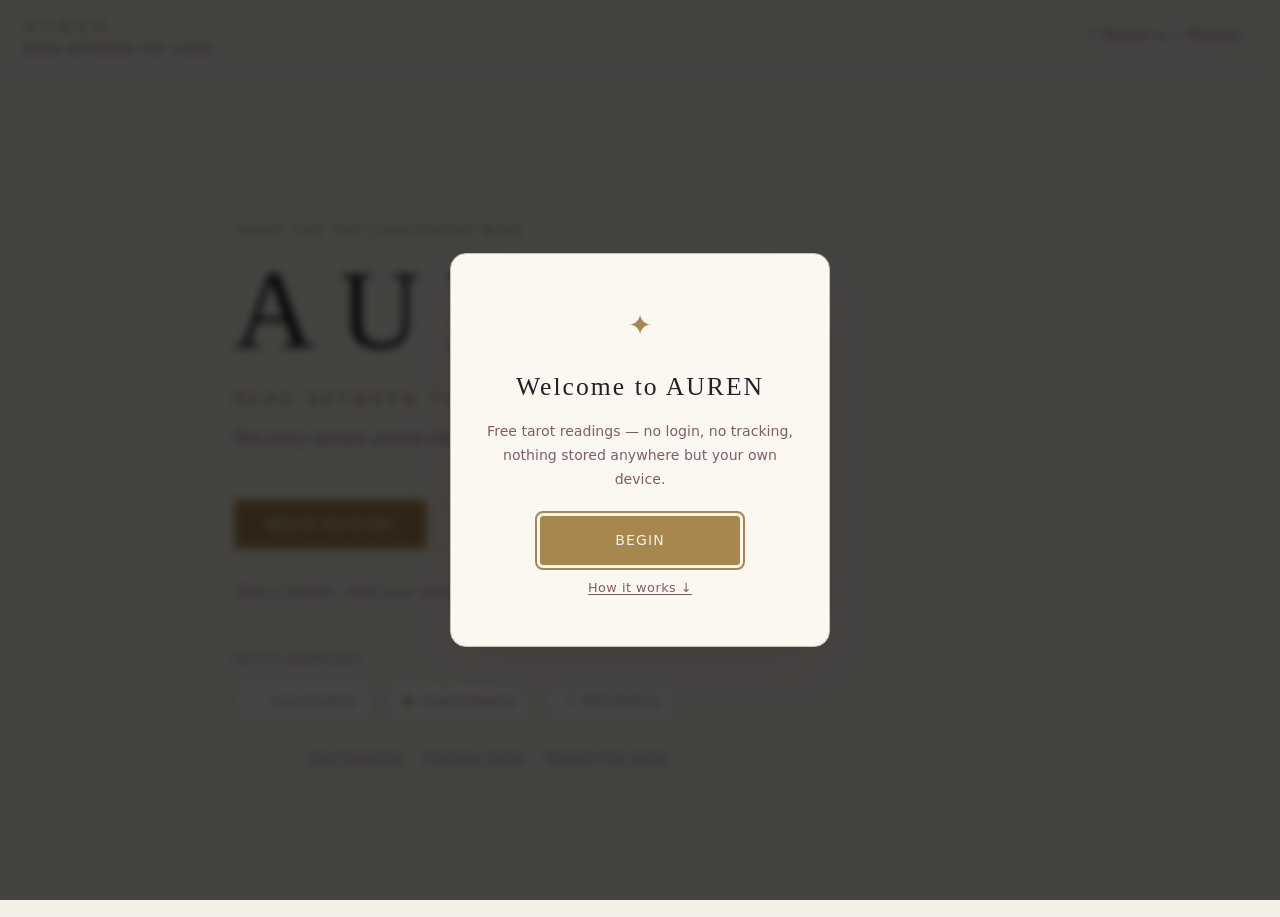
<file: index.html>
<!DOCTYPE html>
<html lang="en" data-theme="midnight">
<head>
  <meta charset="UTF-8">
  <meta name="viewport" content="width=device-width, initial-scale=1.0">
  <title>Free Tarot Reading Online | AUREN</title>
  <meta name="description" content="A free online tarot reading — no login, no cost, no tracking. Choose your question, select a spread, pull your cards, and reflect on what the tarot reveals.">

  <!-- Open Graph -->
  <meta property="og:title" content="Free Tarot Reading Online | AUREN">
  <meta property="og:description" content="A free online tarot reading experience. No login required. Choose a spread, pull your cards, and reflect.">
  <meta property="og:type" content="website">
  <meta property="og:url" content="https://aurentarot.pages.dev/">

  <!-- Twitter Card -->
  <meta name="twitter:card" content="summary">
  <meta name="twitter:title" content="Free Tarot Reading Online | AUREN">
  <meta name="twitter:description" content="A free online tarot reading experience. No login required.">

  <!-- Pinterest domain verification -->
  <meta name="p:domain_verify" content="da69ba7e6e0d5245a587350193e3db4a"/>

  <!-- Google Search Console verification -->
  <meta name="google-site-verification" content="aVqDxiiIkVdkZzwFR3nHUNiVSkGb9__GPNriyOwDIE0" />

  <!-- Canonical -->

  <link rel="canonical" href="https://aurentarot.pages.dev/">

  <!-- Favicon -->
  <link rel="icon" type="image/svg+xml" href="assets/favicon.svg">

  <link rel="stylesheet" href="style.css">

  <!-- Structured Data -->
  <script type="application/ld+json">
  {
    "@context": "https://schema.org",
    "@type": "WebSite",
    "name": "AUREN",
    "description": "A free online tarot reading experience. Choose your question, select a spread, pull your cards, and reflect.",
    "url": "https://aurentarot.pages.dev/",
    "potentialAction": {
      "@type": "SearchAction",
      "target": "https://aurentarot.pages.dev/?q={search_term_string}",
      "query-input": "required name=search_term_string"
    }
  }
  </script>
</head>
<body>

<noscript>
  <div class="noscript-msg">
    <h1>AUREN</h1>
    <p>This experience requires JavaScript to be enabled. Please enable JavaScript in your browser settings and reload the page.</p>
  </div>
</noscript>

<div id="app-shell">

  <!-- Star field background -->
  <div id="starfield" aria-hidden="true"></div>

  <!-- Top bar -->
  <header id="app-topbar" role="banner">
    <button class="topbar-logo" aria-label="AUREN home — go to start" id="topbar-home">
      AUREN
      <span>Read Between the Signs</span>
    </button>
    <button id="theme-toggle" aria-label="Toggle between Midnight and Moonlit themes">
      ☾ Midnight ↔ ☼ Moonlit
    </button>
  </header>

  <!-- Main content -->
  <main id="app-root" role="main" aria-live="polite" aria-atomic="false">
    <!-- Views are rendered here by app.js -->
  </main>

</div>

<!-- Scripts — order matters: data first, then utilities, then app -->
<script src="js/tarot-data.js"></script>
<script src="js/deck.js"></script>
<script src="js/spreads.js"></script>
<script src="js/interpretation.js"></script>
<script src="js/storage.js"></script>
<script src="js/app.js"></script>

</body>
</html>
</file>
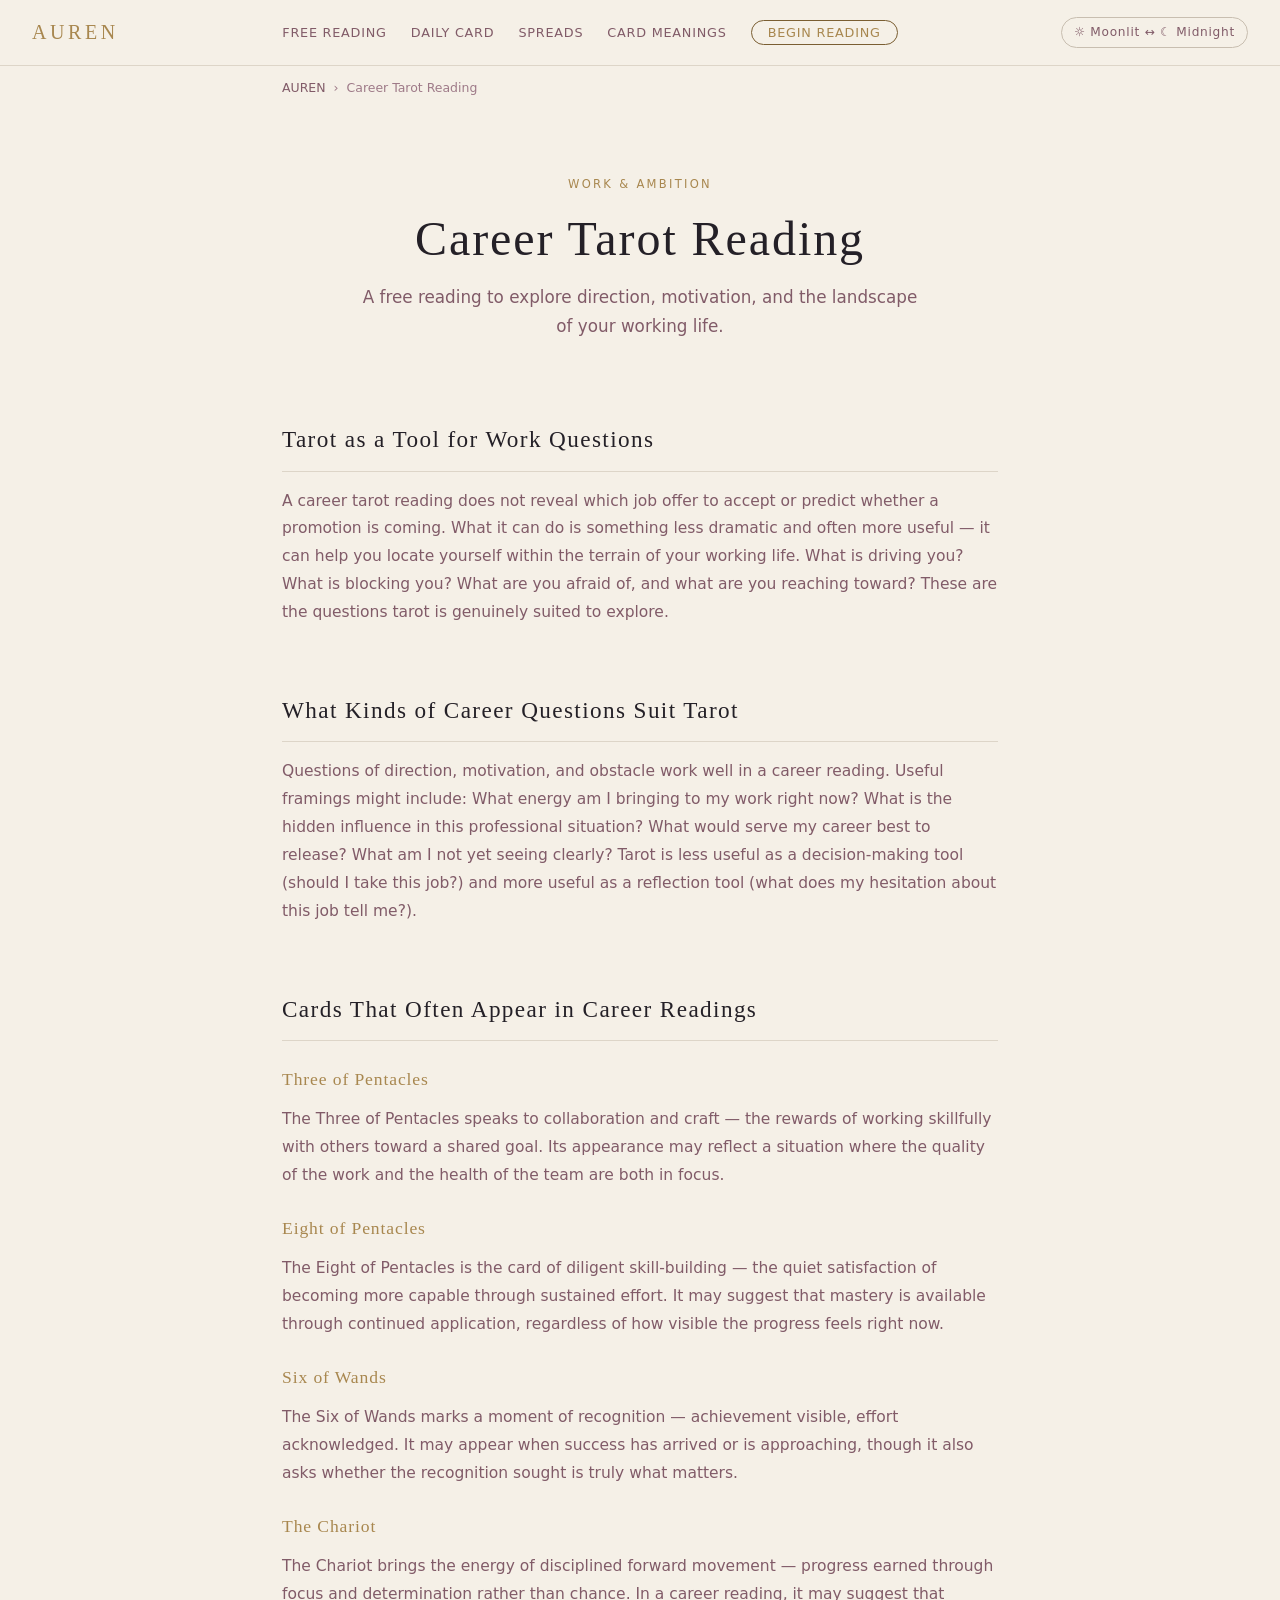
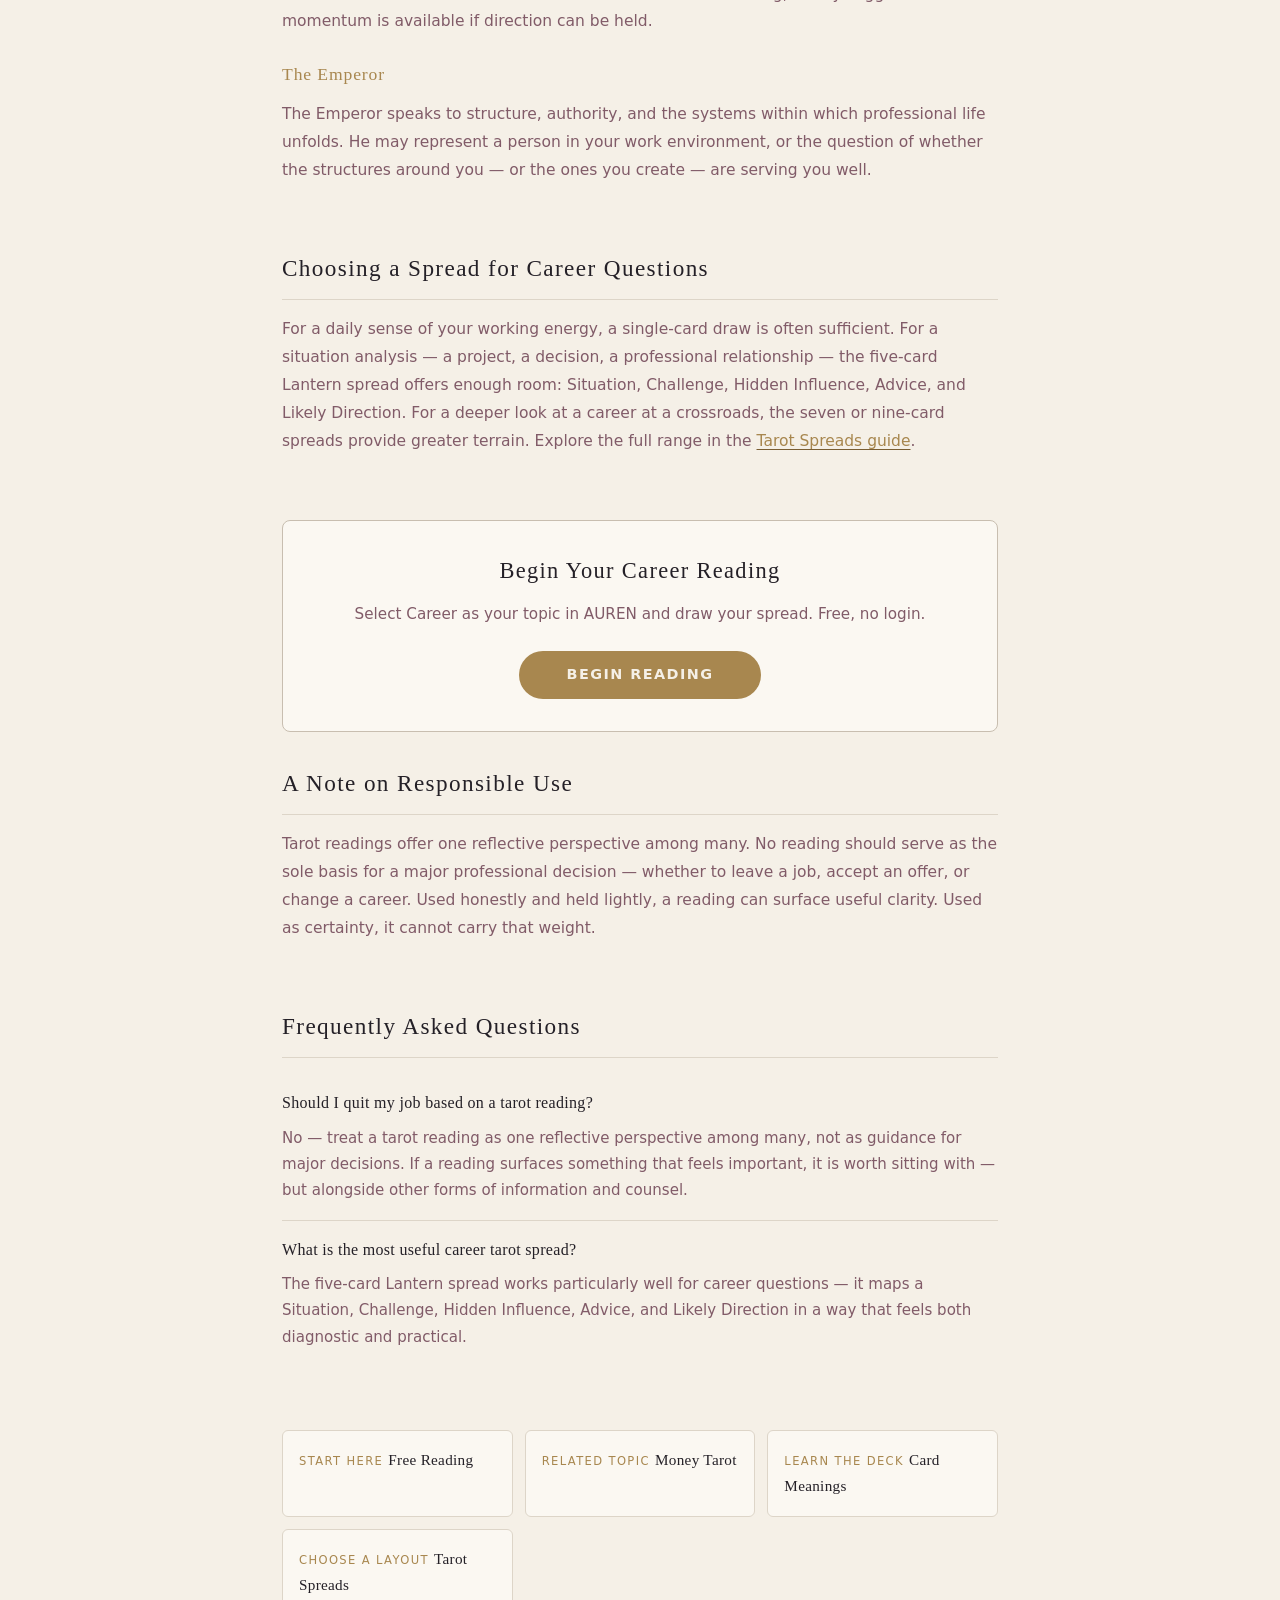
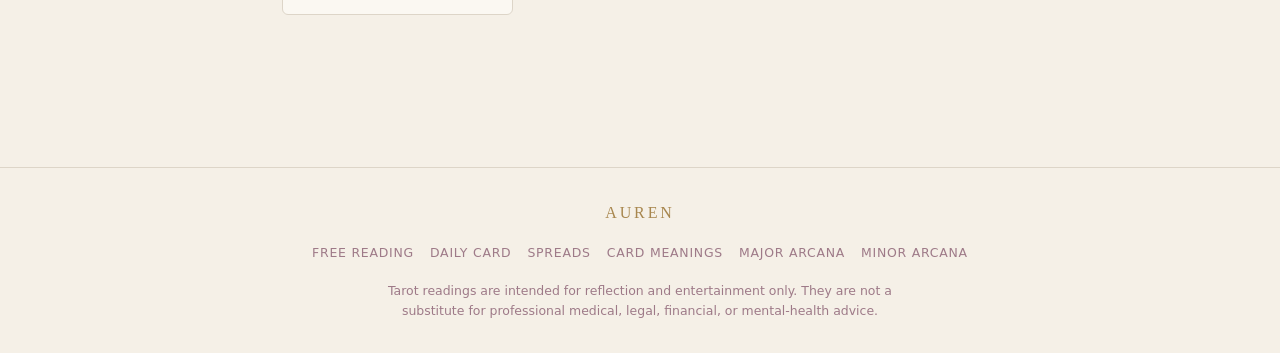
<file: career-tarot/index.html>
<!DOCTYPE html>
<html lang="en" data-theme="midnight">
<head>
  <meta charset="UTF-8">
  <meta name="viewport" content="width=device-width, initial-scale=1.0">
  <title>Career Tarot Reading — Free Online | AUREN</title>
  <meta name="description" content="A free career tarot reading to explore work, ambition, and professional direction. No login required.">
  <meta property="og:title" content="Career Tarot Reading — Free Online | AUREN">
  <meta property="og:description" content="A free career tarot reading to explore work, ambition, and professional direction. No login required.">
  <meta property="og:type" content="article">
  <meta property="og:url" content="https://aurentarot.pages.dev/career-tarot/">
  <meta name="twitter:card" content="summary">
  <meta name="twitter:title" content="Career Tarot Reading — Free Online | AUREN">
  <meta name="twitter:description" content="A free career tarot reading to explore work, ambition, and professional direction. No login required.">
  <link rel="canonical" href="https://aurentarot.pages.dev/career-tarot/">
  <link rel="icon" type="image/svg+xml" href="../assets/favicon.svg">
  <link rel="stylesheet" href="../style.css">
  <link rel="stylesheet" href="../seo-page.css">
  <script src="../seo-page.js"></script>
  <script type="application/ld+json">
  [
    {
      "@context": "https://schema.org",
      "@type": "WebPage",
      "name": "Career Tarot Reading — Free Online | AUREN",
      "description": "A free career tarot reading to explore work, ambition, and professional direction. No login required.",
      "url": "https://aurentarot.pages.dev/career-tarot/",
      "breadcrumb": {
        "@type": "BreadcrumbList",
        "itemListElement": [
          {
            "@type": "ListItem",
            "position": 1,
            "name": "AUREN",
            "item": "https://aurentarot.pages.dev/"
          },
          {
            "@type": "ListItem",
            "position": 2,
            "name": "Career Tarot Reading",
            "item": "https://aurentarot.pages.dev/career-tarot/"
          }
        ]
      }
    },
    {
      "@context": "https://schema.org",
      "@type": "FAQPage",
      "mainEntity": [
        {
          "@type": "Question",
          "name": "Should I quit my job based on a tarot reading?",
          "acceptedAnswer": {
            "@type": "Answer",
            "text": "No — treat a tarot reading as one reflective perspective among many, not as guidance for major decisions. If a reading surfaces something that feels important, it is worth sitting with — but alongside other forms of information and counsel."
          }
        },
        {
          "@type": "Question",
          "name": "What is the most useful career tarot spread?",
          "acceptedAnswer": {
            "@type": "Answer",
            "text": "The five-card Lantern spread works particularly well for career questions — it maps a Situation, Challenge, Hidden Influence, Advice, and Likely Direction in a way that feels both diagnostic and practical."
          }
        }
      ]
    }
  ]
  </script>
</head>
<body>
<a href="#main-content" class="skip-link">Skip to main content</a>
<nav class="site-nav" role="navigation" aria-label="Site navigation">
  <a href="../" class="site-nav-logo" aria-label="AUREN home">AUREN</a>
  <button class="nav-hamburger" aria-label="Toggle navigation" aria-expanded="false" aria-controls="nav-links">
    <span></span><span></span><span></span>
  </button>
  <ul class="site-nav-links" id="nav-links" role="list">
    <li><a href="../tarot-reading/">Free Reading</a></li>
    <li><a href="../daily-tarot/">Daily Card</a></li>
    <li><a href="../tarot-spreads/">Spreads</a></li>
    <li><a href="../tarot-card-meanings/">Card Meanings</a></li>
    <li><a href="../" class="nav-cta-link">Begin Reading</a></li>
  </ul>
  <button class="theme-toggle-static" aria-label="Toggle theme">☾ Midnight ↔ ☼ Moonlit</button>
</nav>
<nav aria-label="Breadcrumb" class="breadcrumb">
  <ol class="breadcrumb-list">
    <li><a href="../">AUREN</a></li>
    <li>Career Tarot Reading</li>
  </ol>
</nav>
<main id="main-content">

  <section class="page-hero">
    <p class="page-hero-eyebrow">WORK &amp; AMBITION</p>
    <h1>Career Tarot Reading</h1>
    <p class="page-hero-sub">A free reading to explore direction, motivation, and the landscape of your working life.</p>
  </section>

  <div class="page-content">

    <section class="content-section">
      <h2>Tarot as a Tool for Work Questions</h2>
      <p>A career tarot reading does not reveal which job offer to accept or predict whether a promotion is coming. What it can do is something less dramatic and often more useful — it can help you locate yourself within the terrain of your working life. What is driving you? What is blocking you? What are you afraid of, and what are you reaching toward? These are the questions tarot is genuinely suited to explore.</p>
    </section>

    <section class="content-section">
      <h2>What Kinds of Career Questions Suit Tarot</h2>
      <p>Questions of direction, motivation, and obstacle work well in a career reading. Useful framings might include: What energy am I bringing to my work right now? What is the hidden influence in this professional situation? What would serve my career best to release? What am I not yet seeing clearly? Tarot is less useful as a decision-making tool (should I take this job?) and more useful as a reflection tool (what does my hesitation about this job tell me?).</p>
    </section>

    <section class="content-section">
      <h2>Cards That Often Appear in Career Readings</h2>

      <h3>Three of Pentacles</h3>
      <p>The Three of Pentacles speaks to collaboration and craft — the rewards of working skillfully with others toward a shared goal. Its appearance may reflect a situation where the quality of the work and the health of the team are both in focus.</p>

      <h3>Eight of Pentacles</h3>
      <p>The Eight of Pentacles is the card of diligent skill-building — the quiet satisfaction of becoming more capable through sustained effort. It may suggest that mastery is available through continued application, regardless of how visible the progress feels right now.</p>

      <h3>Six of Wands</h3>
      <p>The Six of Wands marks a moment of recognition — achievement visible, effort acknowledged. It may appear when success has arrived or is approaching, though it also asks whether the recognition sought is truly what matters.</p>

      <h3>The Chariot</h3>
      <p>The Chariot brings the energy of disciplined forward movement — progress earned through focus and determination rather than chance. In a career reading, it may suggest that momentum is available if direction can be held.</p>

      <h3>The Emperor</h3>
      <p>The Emperor speaks to structure, authority, and the systems within which professional life unfolds. He may represent a person in your work environment, or the question of whether the structures around you — or the ones you create — are serving you well.</p>
    </section>

    <section class="content-section">
      <h2>Choosing a Spread for Career Questions</h2>
      <p>For a daily sense of your working energy, a single-card draw is often sufficient. For a situation analysis — a project, a decision, a professional relationship — the five-card Lantern spread offers enough room: Situation, Challenge, Hidden Influence, Advice, and Likely Direction. For a deeper look at a career at a crossroads, the seven or nine-card spreads provide greater terrain. Explore the full range in the <a href="../tarot-spreads/">Tarot Spreads guide</a>.</p>
    </section>

    <div class="cta-block">
      <h2>Begin Your Career Reading</h2>
      <p>Select Career as your topic in AUREN and draw your spread. Free, no login.</p>
      <a href="../" class="btn-cta">Begin Reading</a>
    </div>

    <section class="content-section">
      <h2>A Note on Responsible Use</h2>
      <p>Tarot readings offer one reflective perspective among many. No reading should serve as the sole basis for a major professional decision — whether to leave a job, accept an offer, or change a career. Used honestly and held lightly, a reading can surface useful clarity. Used as certainty, it cannot carry that weight.</p>
    </section>

    <section class="content-section">
      <h2>Frequently Asked Questions</h2>
      <dl class="faq-list">
        <div class="faq-item">
          <dt class="faq-question">Should I quit my job based on a tarot reading?</dt>
          <dd class="faq-answer">No — treat a tarot reading as one reflective perspective among many, not as guidance for major decisions. If a reading surfaces something that feels important, it is worth sitting with — but alongside other forms of information and counsel.</dd>
        </div>
        <div class="faq-item">
          <dt class="faq-question">What is the most useful career tarot spread?</dt>
          <dd class="faq-answer">The five-card Lantern spread works particularly well for career questions — it maps a Situation, Challenge, Hidden Influence, Advice, and Likely Direction in a way that feels both diagnostic and practical.</dd>
        </div>
      </dl>
    </section>

    <nav class="related-links" aria-label="Related pages">
      <a href="../" class="related-link">
        <span class="related-link-label">Start here</span>
        <span class="related-link-title">Free Reading</span>
      </a>
      <a href="../money-tarot/" class="related-link">
        <span class="related-link-label">Related topic</span>
        <span class="related-link-title">Money Tarot</span>
      </a>
      <a href="../tarot-card-meanings/" class="related-link">
        <span class="related-link-label">Learn the deck</span>
        <span class="related-link-title">Card Meanings</span>
      </a>
      <a href="../tarot-spreads/" class="related-link">
        <span class="related-link-label">Choose a layout</span>
        <span class="related-link-title">Tarot Spreads</span>
      </a>
    </nav>

  </div>
</main>
<footer class="page-footer" role="contentinfo">
  <p class="page-footer-brand">AUREN</p>
  <ul class="page-footer-links">
    <li><a href="../">Free Reading</a></li>
    <li><a href="../daily-tarot/">Daily Card</a></li>
    <li><a href="../tarot-spreads/">Spreads</a></li>
    <li><a href="../tarot-card-meanings/">Card Meanings</a></li>
    <li><a href="../major-arcana/">Major Arcana</a></li>
    <li><a href="../minor-arcana/">Minor Arcana</a></li>
  </ul>
  <p class="page-footer-disclaimer">Tarot readings are intended for reflection and entertainment only. They are not a substitute for professional medical, legal, financial, or mental-health advice.</p>
</footer>
</body>
</html>
</file>
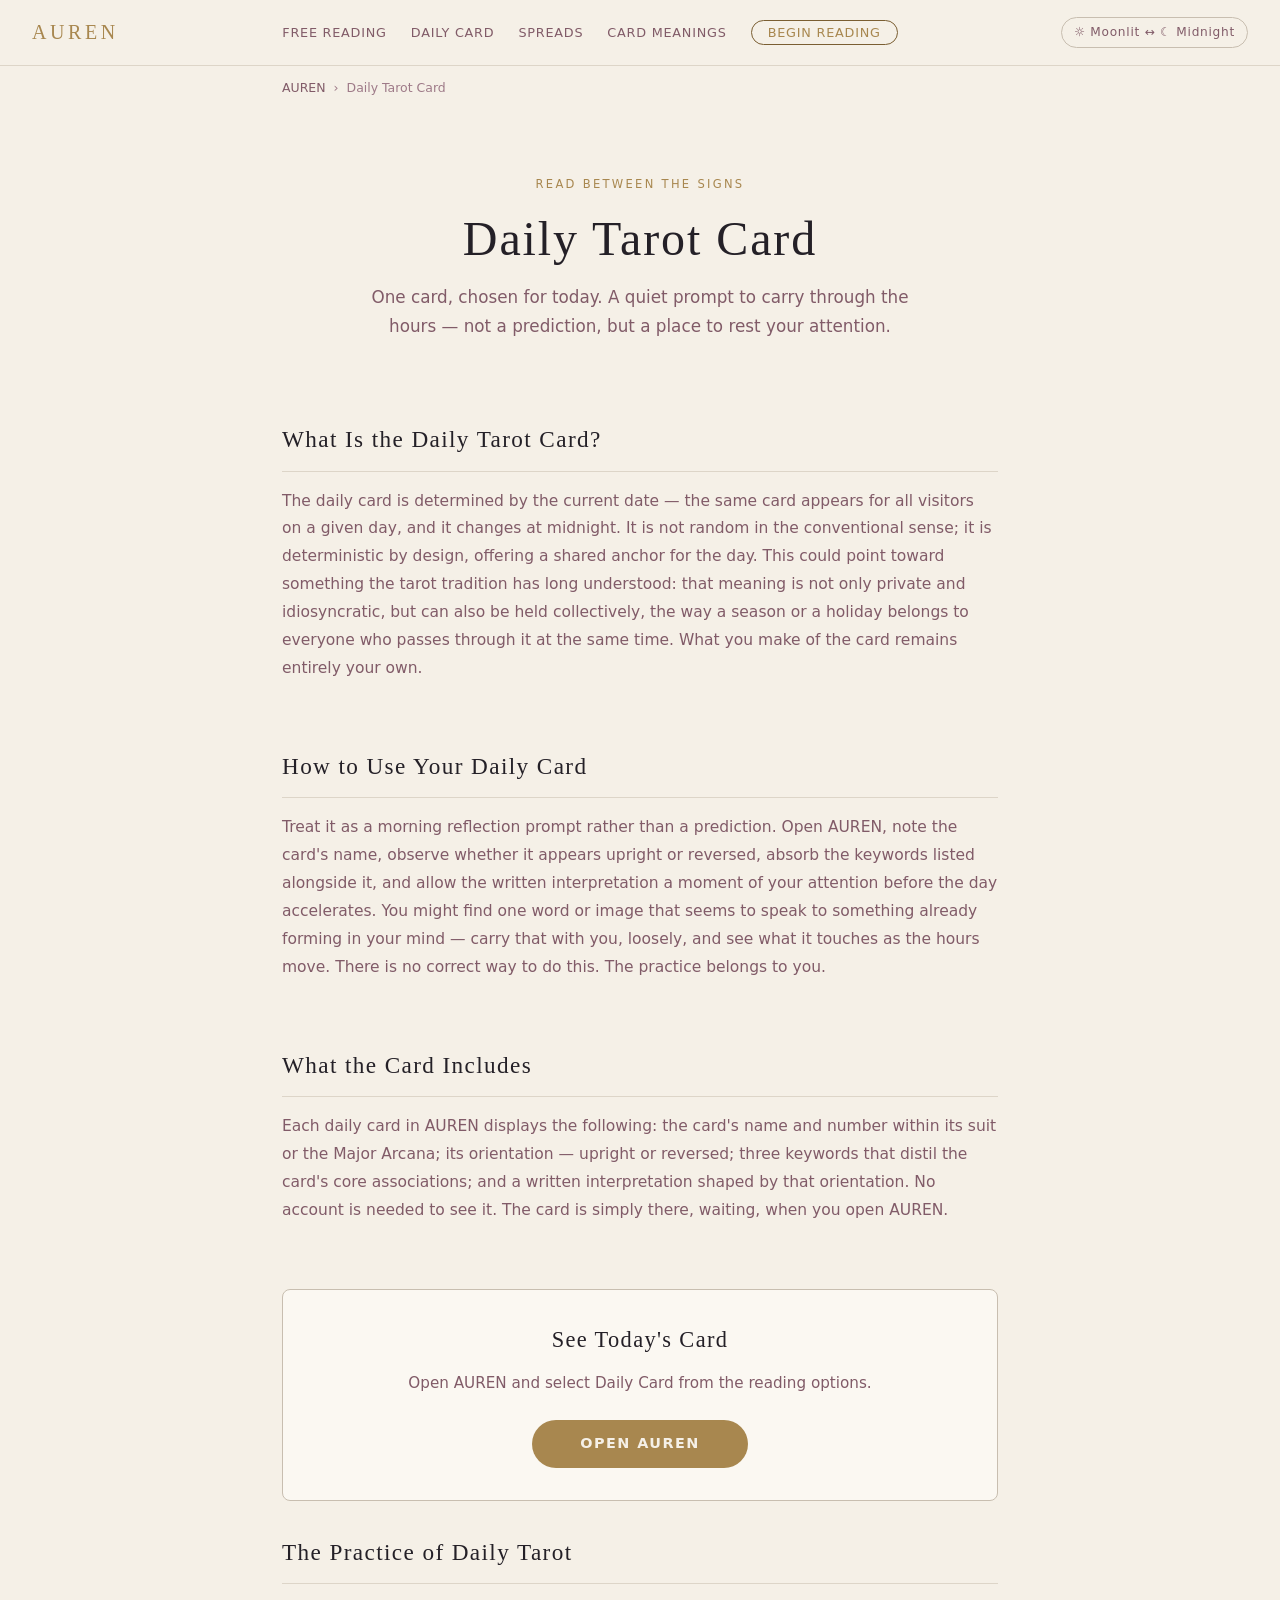
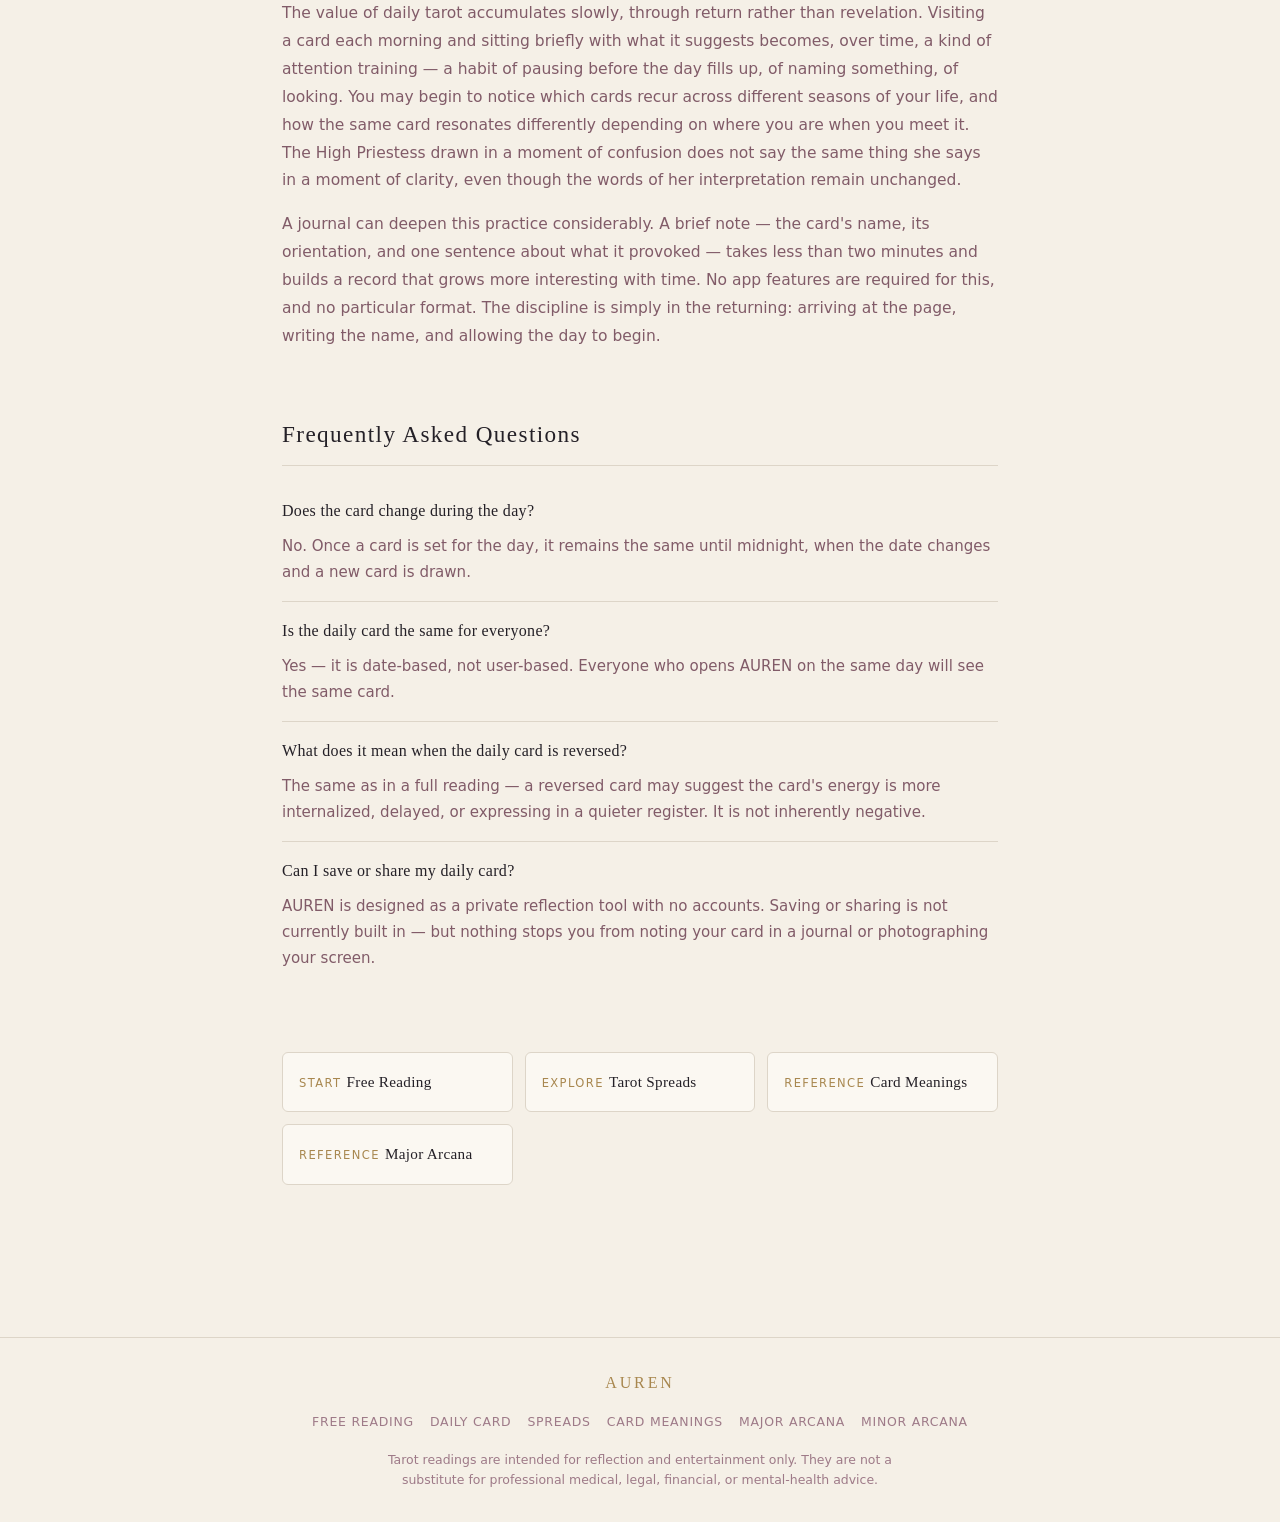
<file: daily-tarot/index.html>
<!DOCTYPE html>
<html lang="en" data-theme="midnight">
<head>
  <meta charset="UTF-8">
  <meta name="viewport" content="width=device-width, initial-scale=1.0">
  <title>Daily Tarot Card | AUREN</title>
  <meta name="description" content="Draw your daily tarot card. A single card, chosen for today, as a quiet reflection prompt. Changes each day.">
  <meta property="og:title" content="Daily Tarot Card | AUREN">
  <meta property="og:description" content="Draw your daily tarot card. A single card, chosen for today, as a quiet reflection prompt. Changes each day.">
  <meta property="og:type" content="article">
  <meta property="og:url" content="https://aurentarot.pages.dev/daily-tarot/">
  <meta name="twitter:card" content="summary">
  <meta name="twitter:title" content="Daily Tarot Card | AUREN">
  <meta name="twitter:description" content="Draw your daily tarot card. A single card, chosen for today, as a quiet reflection prompt. Changes each day.">
  <link rel="canonical" href="https://aurentarot.pages.dev/daily-tarot/">
  <link rel="icon" type="image/svg+xml" href="../assets/favicon.svg">
  <link rel="stylesheet" href="../style.css">
  <link rel="stylesheet" href="../seo-page.css">
  <script src="../seo-page.js"></script>
  <script type="application/ld+json">
  {
    "@context": "https://schema.org",
    "@graph": [
      {
        "@type": "WebPage",
        "name": "Daily Tarot Card | AUREN",
        "description": "Draw your daily tarot card. A single card, chosen for today, as a quiet reflection prompt. Changes each day.",
        "url": "https://aurentarot.pages.dev/daily-tarot/",
        "breadcrumb": {
          "@type": "BreadcrumbList",
          "itemListElement": [
            {
              "@type": "ListItem",
              "position": 1,
              "name": "AUREN",
              "item": "https://aurentarot.pages.dev/"
            },
            {
              "@type": "ListItem",
              "position": 2,
              "name": "Daily Tarot Card",
              "item": "https://aurentarot.pages.dev/daily-tarot/"
            }
          ]
        }
      },
      {
        "@type": "FAQPage",
        "mainEntity": [
          {
            "@type": "Question",
            "name": "Does the card change during the day?",
            "acceptedAnswer": {
              "@type": "Answer",
              "text": "No. Once a card is set for the day, it remains the same until midnight, when the date changes and a new card is drawn."
            }
          },
          {
            "@type": "Question",
            "name": "Is the daily card the same for everyone?",
            "acceptedAnswer": {
              "@type": "Answer",
              "text": "Yes — it is date-based, not user-based. Everyone who opens AUREN on the same day will see the same card."
            }
          },
          {
            "@type": "Question",
            "name": "What does it mean when the daily card is reversed?",
            "acceptedAnswer": {
              "@type": "Answer",
              "text": "The same as in a full reading — a reversed card may suggest the card's energy is more internalized, delayed, or expressing in a quieter register. It is not inherently negative."
            }
          },
          {
            "@type": "Question",
            "name": "Can I save or share my daily card?",
            "acceptedAnswer": {
              "@type": "Answer",
              "text": "AUREN is designed as a private reflection tool with no accounts. Saving or sharing is not currently built in — but nothing stops you from noting your card in a journal or photographing your screen."
            }
          }
        ]
      }
    ]
  }
  </script>
</head>
<body>
<a href="#main-content" class="skip-link">Skip to main content</a>

<nav class="site-nav" role="navigation" aria-label="Site navigation">
  <a href="../" class="site-nav-logo" aria-label="AUREN home">AUREN</a>
  <button class="nav-hamburger" aria-label="Toggle navigation" aria-expanded="false" aria-controls="nav-links">
    <span></span><span></span><span></span>
  </button>
  <ul class="site-nav-links" id="nav-links" role="list">
    <li><a href="../tarot-reading/">Free Reading</a></li>
    <li><a href="../daily-tarot/">Daily Card</a></li>
    <li><a href="../tarot-spreads/">Spreads</a></li>
    <li><a href="../tarot-card-meanings/">Card Meanings</a></li>
    <li><a href="../" class="nav-cta-link">Begin Reading</a></li>
  </ul>
  <button class="theme-toggle-static" aria-label="Toggle theme">☾ Midnight ↔ ☼ Moonlit</button>
</nav>

<nav aria-label="Breadcrumb" class="breadcrumb">
  <ol class="breadcrumb-list">
    <li><a href="../">AUREN</a></li>
    <li>Daily Tarot Card</li>
  </ol>
</nav>

<main id="main-content">

  <header class="page-hero">
    <p class="page-hero-eyebrow">READ BETWEEN THE SIGNS</p>
    <h1>Daily Tarot Card</h1>
    <p class="page-hero-sub">One card, chosen for today. A quiet prompt to carry through the hours — not a prediction, but a place to rest your attention.</p>
  </header>

  <div class="page-content">

    <section class="content-section" aria-labelledby="what-is-daily-card">
      <h2 id="what-is-daily-card">What Is the Daily Tarot Card?</h2>
      <p>The daily card is determined by the current date — the same card appears for all visitors on a given day, and it changes at midnight. It is not random in the conventional sense; it is deterministic by design, offering a shared anchor for the day. This could point toward something the tarot tradition has long understood: that meaning is not only private and idiosyncratic, but can also be held collectively, the way a season or a holiday belongs to everyone who passes through it at the same time. What you make of the card remains entirely your own.</p>
    </section>

    <section class="content-section" aria-labelledby="how-to-use">
      <h2 id="how-to-use">How to Use Your Daily Card</h2>
      <p>Treat it as a morning reflection prompt rather than a prediction. Open AUREN, note the card's name, observe whether it appears upright or reversed, absorb the keywords listed alongside it, and allow the written interpretation a moment of your attention before the day accelerates. You might find one word or image that seems to speak to something already forming in your mind — carry that with you, loosely, and see what it touches as the hours move. There is no correct way to do this. The practice belongs to you.</p>
    </section>

    <section class="content-section" aria-labelledby="what-is-included">
      <h2 id="what-is-included">What the Card Includes</h2>
      <p>Each daily card in AUREN displays the following: the card's name and number within its suit or the Major Arcana; its orientation — upright or reversed; three keywords that distil the card's core associations; and a written interpretation shaped by that orientation. No account is needed to see it. The card is simply there, waiting, when you open AUREN.</p>
    </section>

    <div class="cta-block">
      <h2>See Today's Card</h2>
      <p>Open AUREN and select Daily Card from the reading options.</p>
      <a href="../" class="btn-cta">Open AUREN</a>
    </div>

    <section class="content-section" aria-labelledby="the-practice">
      <h2 id="the-practice">The Practice of Daily Tarot</h2>
      <p>The value of daily tarot accumulates slowly, through return rather than revelation. Visiting a card each morning and sitting briefly with what it suggests becomes, over time, a kind of attention training — a habit of pausing before the day fills up, of naming something, of looking. You may begin to notice which cards recur across different seasons of your life, and how the same card resonates differently depending on where you are when you meet it. The High Priestess drawn in a moment of confusion does not say the same thing she says in a moment of clarity, even though the words of her interpretation remain unchanged.</p>
      <p>A journal can deepen this practice considerably. A brief note — the card's name, its orientation, and one sentence about what it provoked — takes less than two minutes and builds a record that grows more interesting with time. No app features are required for this, and no particular format. The discipline is simply in the returning: arriving at the page, writing the name, and allowing the day to begin.</p>
    </section>

    <section class="content-section" aria-labelledby="faq">
      <h2 id="faq" class="faq-heading">Frequently Asked Questions</h2>
      <dl class="faq-list">

        <div class="faq-item">
          <dt class="faq-question">Does the card change during the day?</dt>
          <dd class="faq-answer">No. Once a card is set for the day, it remains the same until midnight, when the date changes and a new card is drawn.</dd>
        </div>

        <div class="faq-item">
          <dt class="faq-question">Is the daily card the same for everyone?</dt>
          <dd class="faq-answer">Yes — it is date-based, not user-based. Everyone who opens AUREN on the same day will see the same card.</dd>
        </div>

        <div class="faq-item">
          <dt class="faq-question">What does it mean when the daily card is reversed?</dt>
          <dd class="faq-answer">The same as in a full reading — a reversed card may suggest the card's energy is more internalized, delayed, or expressing in a quieter register. It is not inherently negative.</dd>
        </div>

        <div class="faq-item">
          <dt class="faq-question">Can I save or share my daily card?</dt>
          <dd class="faq-answer">AUREN is designed as a private reflection tool with no accounts. Saving or sharing is not currently built in — but nothing stops you from noting your card in a journal or photographing your screen.</dd>
        </div>

      </dl>
    </section>

    <nav aria-label="Related pages" class="related-links">
      <a href="../" class="related-link">
        <span class="related-link-label">Start</span>
        <span class="related-link-title">Free Reading</span>
      </a>
      <a href="../tarot-spreads/" class="related-link">
        <span class="related-link-label">Explore</span>
        <span class="related-link-title">Tarot Spreads</span>
      </a>
      <a href="../tarot-card-meanings/" class="related-link">
        <span class="related-link-label">Reference</span>
        <span class="related-link-title">Card Meanings</span>
      </a>
      <a href="../major-arcana/" class="related-link">
        <span class="related-link-label">Reference</span>
        <span class="related-link-title">Major Arcana</span>
      </a>
    </nav>

  </div>
</main>

<footer class="page-footer" role="contentinfo">
  <p class="page-footer-brand">AUREN</p>
  <ul class="page-footer-links">
    <li><a href="../">Free Reading</a></li>
    <li><a href="../daily-tarot/">Daily Card</a></li>
    <li><a href="../tarot-spreads/">Spreads</a></li>
    <li><a href="../tarot-card-meanings/">Card Meanings</a></li>
    <li><a href="../major-arcana/">Major Arcana</a></li>
    <li><a href="../minor-arcana/">Minor Arcana</a></li>
  </ul>
  <p class="page-footer-disclaimer">Tarot readings are intended for reflection and entertainment only. They are not a substitute for professional medical, legal, financial, or mental-health advice.</p>
</footer>
</body>
</html>
</file>
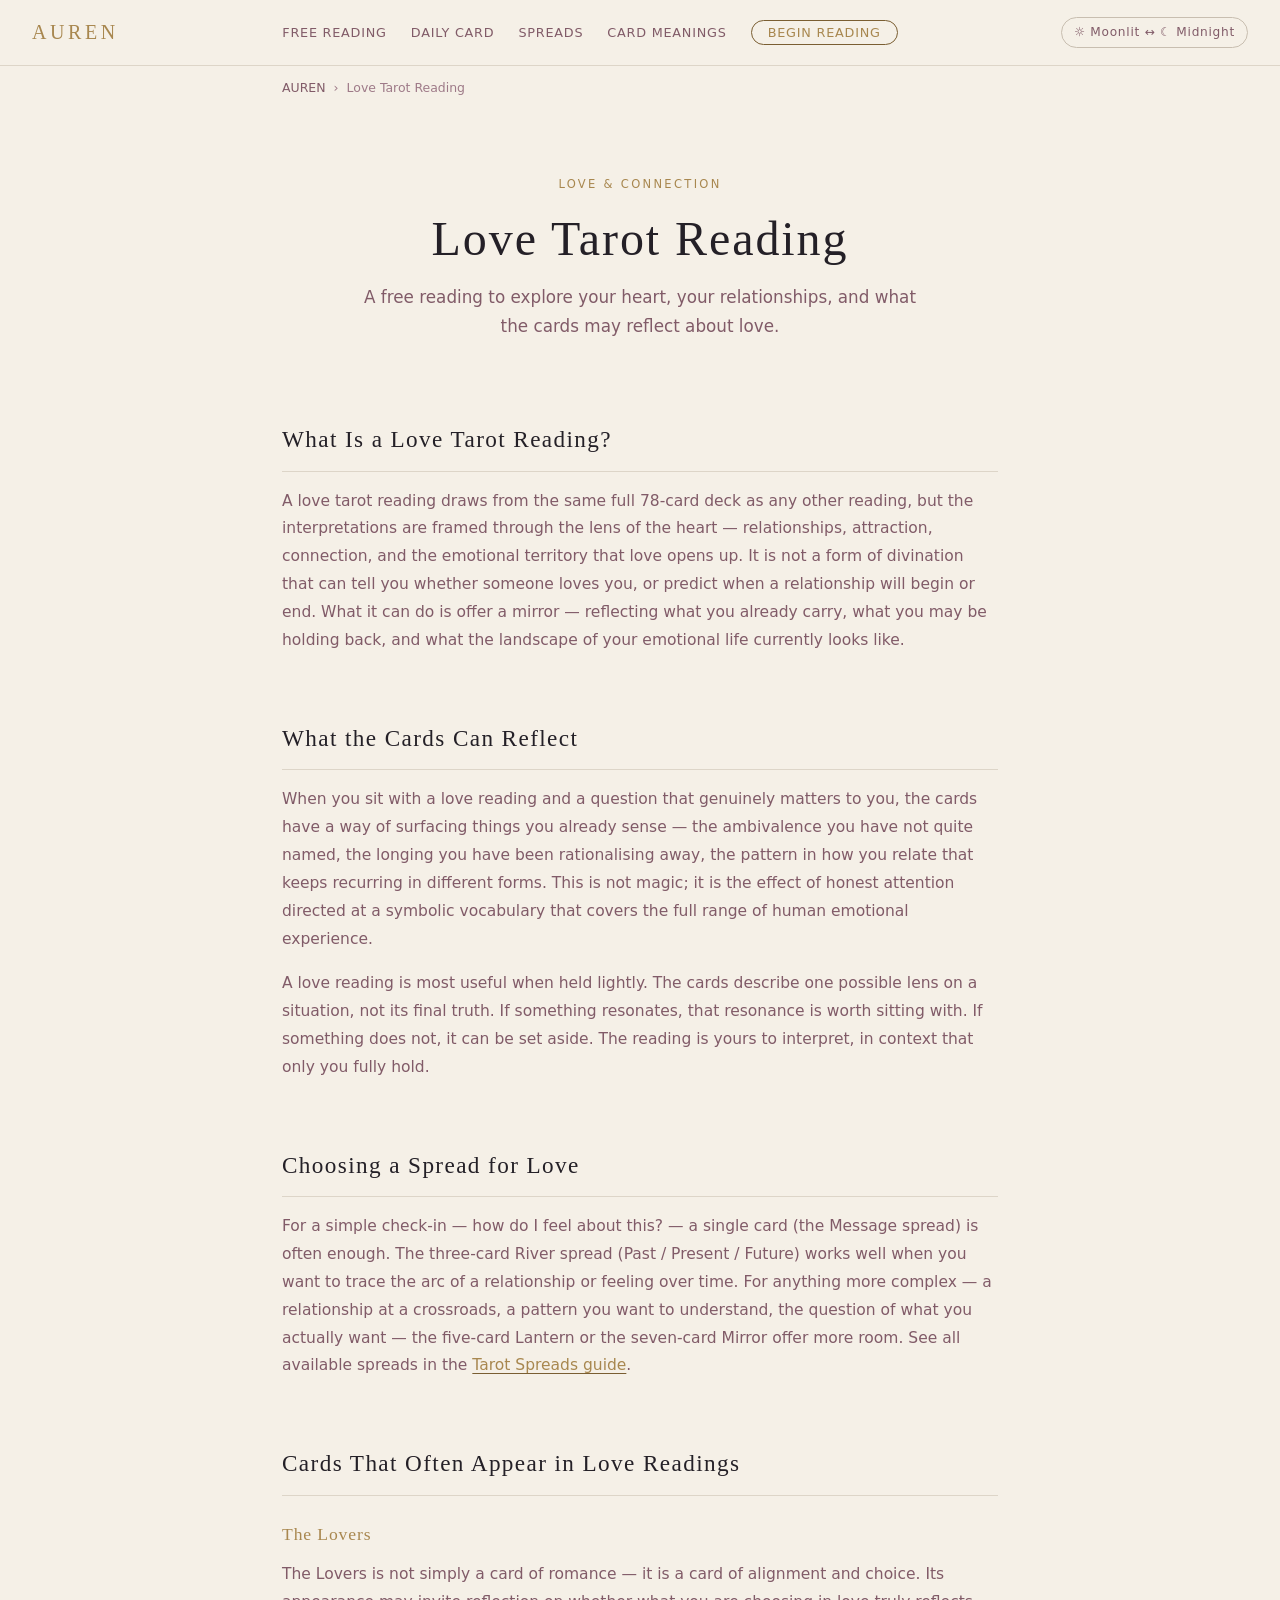
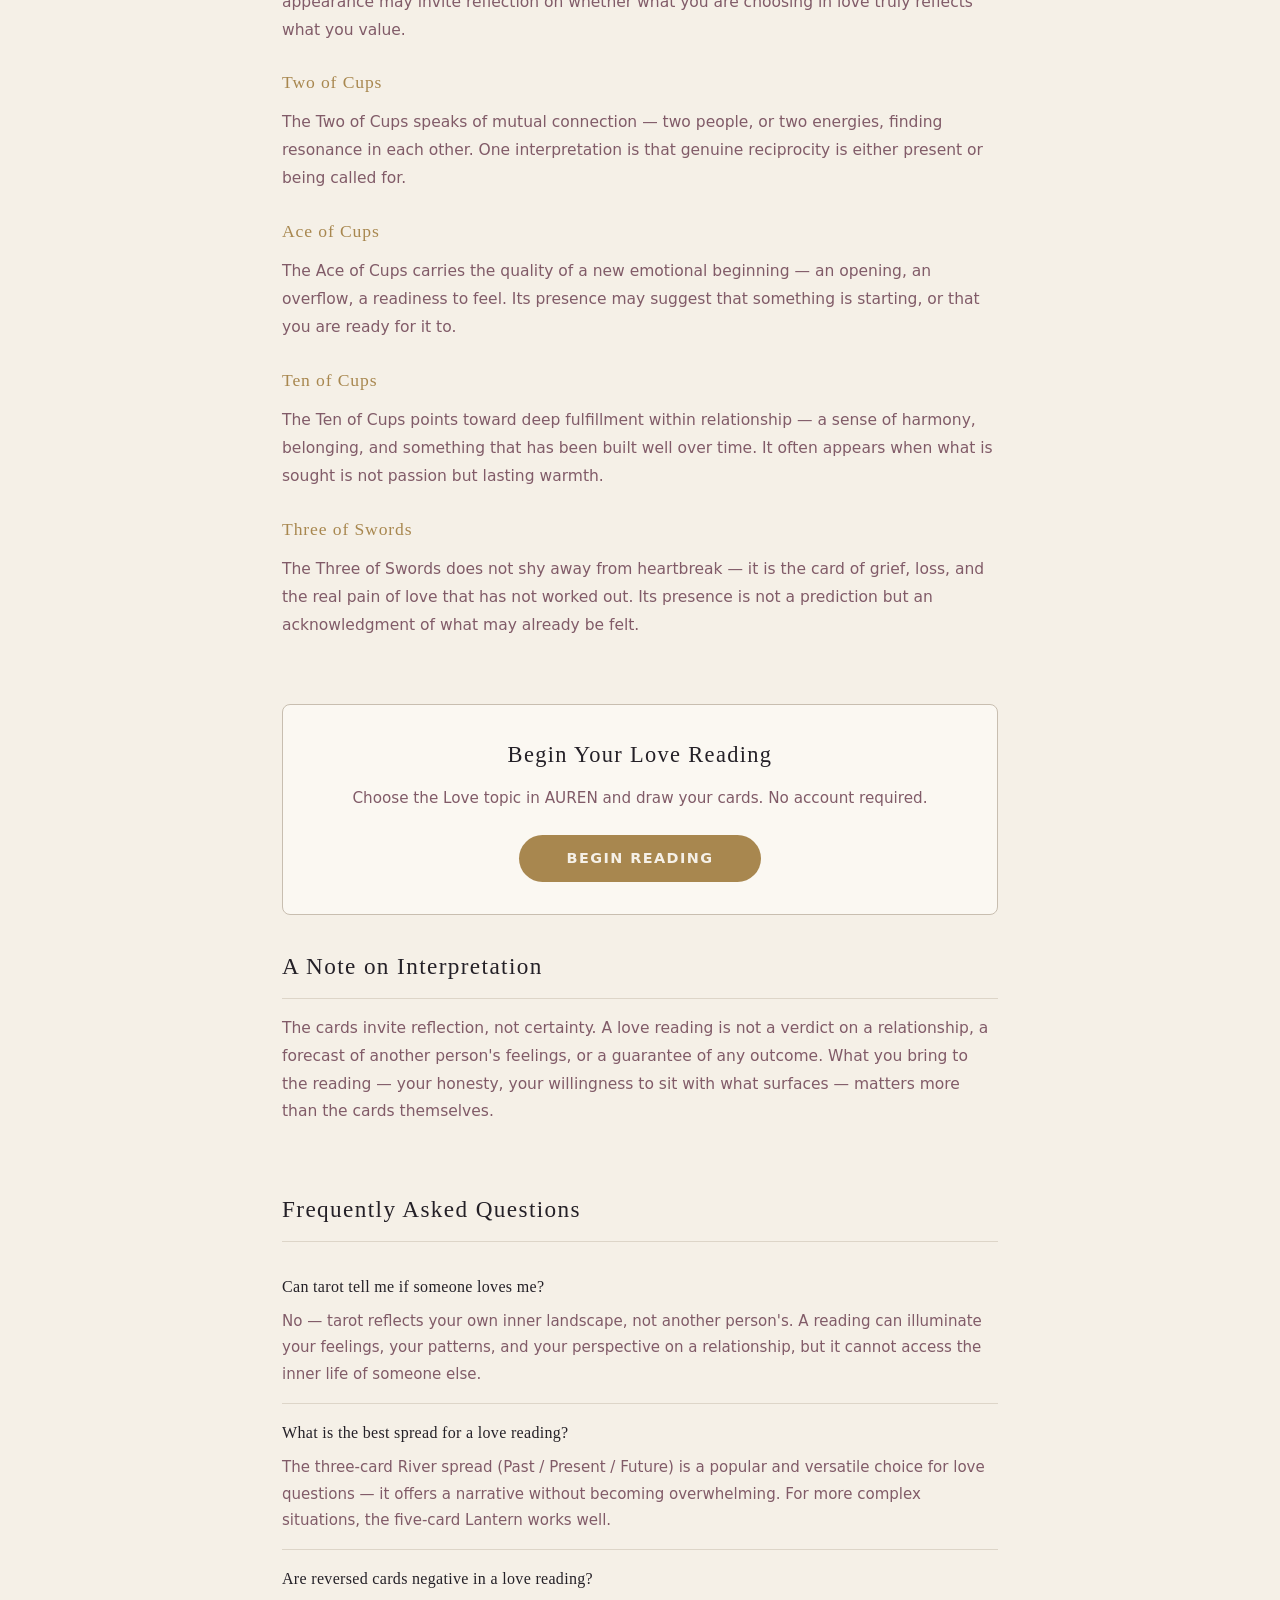
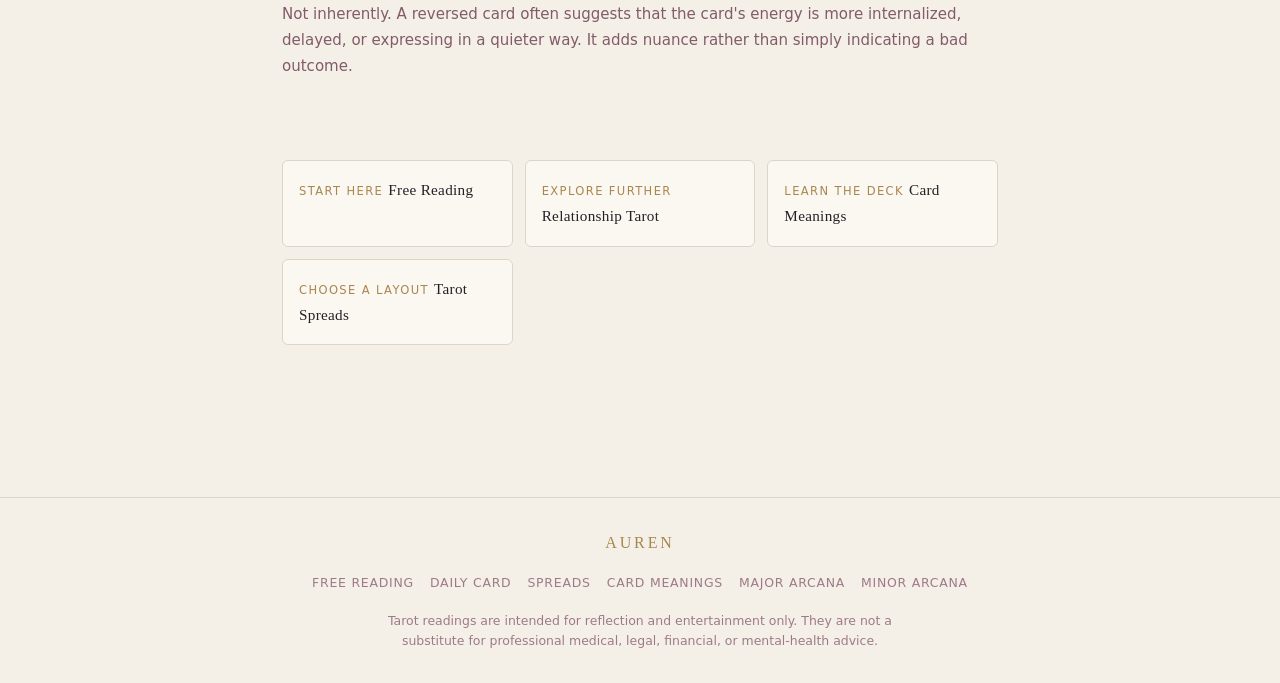
<file: love-tarot/index.html>
<!DOCTYPE html>
<html lang="en" data-theme="midnight">
<head>
  <meta charset="UTF-8">
  <meta name="viewport" content="width=device-width, initial-scale=1.0">
  <title>Love Tarot Reading — Free Online | AUREN</title>
  <meta name="description" content="A free love tarot reading to explore your heart, your relationships, and what the cards reflect about love in your life.">
  <meta property="og:title" content="Love Tarot Reading — Free Online | AUREN">
  <meta property="og:description" content="A free love tarot reading to explore your heart, your relationships, and what the cards reflect about love in your life.">
  <meta property="og:type" content="article">
  <meta property="og:url" content="https://aurentarot.pages.dev/love-tarot/">
  <meta name="twitter:card" content="summary">
  <meta name="twitter:title" content="Love Tarot Reading — Free Online | AUREN">
  <meta name="twitter:description" content="A free love tarot reading to explore your heart, your relationships, and what the cards reflect about love in your life.">
  <link rel="canonical" href="https://aurentarot.pages.dev/love-tarot/">
  <link rel="icon" type="image/svg+xml" href="../assets/favicon.svg">
  <link rel="stylesheet" href="../style.css">
  <link rel="stylesheet" href="../seo-page.css">
  <script src="../seo-page.js"></script>
  <script type="application/ld+json">
  [
    {
      "@context": "https://schema.org",
      "@type": "WebPage",
      "name": "Love Tarot Reading — Free Online | AUREN",
      "description": "A free love tarot reading to explore your heart, your relationships, and what the cards reflect about love in your life.",
      "url": "https://aurentarot.pages.dev/love-tarot/",
      "breadcrumb": {
        "@type": "BreadcrumbList",
        "itemListElement": [
          {
            "@type": "ListItem",
            "position": 1,
            "name": "AUREN",
            "item": "https://aurentarot.pages.dev/"
          },
          {
            "@type": "ListItem",
            "position": 2,
            "name": "Love Tarot Reading",
            "item": "https://aurentarot.pages.dev/love-tarot/"
          }
        ]
      }
    },
    {
      "@context": "https://schema.org",
      "@type": "FAQPage",
      "mainEntity": [
        {
          "@type": "Question",
          "name": "Can tarot tell me if someone loves me?",
          "acceptedAnswer": {
            "@type": "Answer",
            "text": "No — tarot reflects your own inner landscape, not another person's. A reading can illuminate your feelings, your patterns, and your perspective on a relationship, but it cannot access the inner life of someone else."
          }
        },
        {
          "@type": "Question",
          "name": "What is the best spread for a love reading?",
          "acceptedAnswer": {
            "@type": "Answer",
            "text": "The three-card River spread (Past / Present / Future) is a popular and versatile choice for love questions — it offers a narrative without becoming overwhelming. For more complex situations, the five-card Lantern works well."
          }
        },
        {
          "@type": "Question",
          "name": "Are reversed cards negative in a love reading?",
          "acceptedAnswer": {
            "@type": "Answer",
            "text": "Not inherently. A reversed card often suggests that the card's energy is more internalized, delayed, or expressing in a quieter way. It adds nuance rather than simply indicating a bad outcome."
          }
        }
      ]
    }
  ]
  </script>
</head>
<body>
<a href="#main-content" class="skip-link">Skip to main content</a>
<nav class="site-nav" role="navigation" aria-label="Site navigation">
  <a href="../" class="site-nav-logo" aria-label="AUREN home">AUREN</a>
  <button class="nav-hamburger" aria-label="Toggle navigation" aria-expanded="false" aria-controls="nav-links">
    <span></span><span></span><span></span>
  </button>
  <ul class="site-nav-links" id="nav-links" role="list">
    <li><a href="../tarot-reading/">Free Reading</a></li>
    <li><a href="../daily-tarot/">Daily Card</a></li>
    <li><a href="../tarot-spreads/">Spreads</a></li>
    <li><a href="../tarot-card-meanings/">Card Meanings</a></li>
    <li><a href="../" class="nav-cta-link">Begin Reading</a></li>
  </ul>
  <button class="theme-toggle-static" aria-label="Toggle theme">☾ Midnight ↔ ☼ Moonlit</button>
</nav>
<nav aria-label="Breadcrumb" class="breadcrumb">
  <ol class="breadcrumb-list">
    <li><a href="../">AUREN</a></li>
    <li>Love Tarot Reading</li>
  </ol>
</nav>
<main id="main-content">

  <section class="page-hero">
    <p class="page-hero-eyebrow">LOVE &amp; CONNECTION</p>
    <h1>Love Tarot Reading</h1>
    <p class="page-hero-sub">A free reading to explore your heart, your relationships, and what the cards may reflect about love.</p>
  </section>

  <div class="page-content">

    <section class="content-section">
      <h2>What Is a Love Tarot Reading?</h2>
      <p>A love tarot reading draws from the same full 78-card deck as any other reading, but the interpretations are framed through the lens of the heart — relationships, attraction, connection, and the emotional territory that love opens up. It is not a form of divination that can tell you whether someone loves you, or predict when a relationship will begin or end. What it can do is offer a mirror — reflecting what you already carry, what you may be holding back, and what the landscape of your emotional life currently looks like.</p>
    </section>

    <section class="content-section">
      <h2>What the Cards Can Reflect</h2>
      <p>When you sit with a love reading and a question that genuinely matters to you, the cards have a way of surfacing things you already sense — the ambivalence you have not quite named, the longing you have been rationalising away, the pattern in how you relate that keeps recurring in different forms. This is not magic; it is the effect of honest attention directed at a symbolic vocabulary that covers the full range of human emotional experience.</p>
      <p>A love reading is most useful when held lightly. The cards describe one possible lens on a situation, not its final truth. If something resonates, that resonance is worth sitting with. If something does not, it can be set aside. The reading is yours to interpret, in context that only you fully hold.</p>
    </section>

    <section class="content-section">
      <h2>Choosing a Spread for Love</h2>
      <p>For a simple check-in — how do I feel about this? — a single card (the Message spread) is often enough. The three-card River spread (Past / Present / Future) works well when you want to trace the arc of a relationship or feeling over time. For anything more complex — a relationship at a crossroads, a pattern you want to understand, the question of what you actually want — the five-card Lantern or the seven-card Mirror offer more room. See all available spreads in the <a href="../tarot-spreads/">Tarot Spreads guide</a>.</p>
    </section>

    <section class="content-section">
      <h2>Cards That Often Appear in Love Readings</h2>

      <h3>The Lovers</h3>
      <p>The Lovers is not simply a card of romance — it is a card of alignment and choice. Its appearance may invite reflection on whether what you are choosing in love truly reflects what you value.</p>

      <h3>Two of Cups</h3>
      <p>The Two of Cups speaks of mutual connection — two people, or two energies, finding resonance in each other. One interpretation is that genuine reciprocity is either present or being called for.</p>

      <h3>Ace of Cups</h3>
      <p>The Ace of Cups carries the quality of a new emotional beginning — an opening, an overflow, a readiness to feel. Its presence may suggest that something is starting, or that you are ready for it to.</p>

      <h3>Ten of Cups</h3>
      <p>The Ten of Cups points toward deep fulfillment within relationship — a sense of harmony, belonging, and something that has been built well over time. It often appears when what is sought is not passion but lasting warmth.</p>

      <h3>Three of Swords</h3>
      <p>The Three of Swords does not shy away from heartbreak — it is the card of grief, loss, and the real pain of love that has not worked out. Its presence is not a prediction but an acknowledgment of what may already be felt.</p>
    </section>

    <div class="cta-block">
      <h2>Begin Your Love Reading</h2>
      <p>Choose the Love topic in AUREN and draw your cards. No account required.</p>
      <a href="../" class="btn-cta">Begin Reading</a>
    </div>

    <section class="content-section">
      <h2>A Note on Interpretation</h2>
      <p>The cards invite reflection, not certainty. A love reading is not a verdict on a relationship, a forecast of another person's feelings, or a guarantee of any outcome. What you bring to the reading — your honesty, your willingness to sit with what surfaces — matters more than the cards themselves.</p>
    </section>

    <section class="content-section">
      <h2>Frequently Asked Questions</h2>
      <dl class="faq-list">
        <div class="faq-item">
          <dt class="faq-question">Can tarot tell me if someone loves me?</dt>
          <dd class="faq-answer">No — tarot reflects your own inner landscape, not another person's. A reading can illuminate your feelings, your patterns, and your perspective on a relationship, but it cannot access the inner life of someone else.</dd>
        </div>
        <div class="faq-item">
          <dt class="faq-question">What is the best spread for a love reading?</dt>
          <dd class="faq-answer">The three-card River spread (Past / Present / Future) is a popular and versatile choice for love questions — it offers a narrative without becoming overwhelming. For more complex situations, the five-card Lantern works well.</dd>
        </div>
        <div class="faq-item">
          <dt class="faq-question">Are reversed cards negative in a love reading?</dt>
          <dd class="faq-answer">Not inherently. A reversed card often suggests that the card's energy is more internalized, delayed, or expressing in a quieter way. It adds nuance rather than simply indicating a bad outcome.</dd>
        </div>
      </dl>
    </section>

    <nav class="related-links" aria-label="Related pages">
      <a href="../" class="related-link">
        <span class="related-link-label">Start here</span>
        <span class="related-link-title">Free Reading</span>
      </a>
      <a href="../relationships-tarot/" class="related-link">
        <span class="related-link-label">Explore further</span>
        <span class="related-link-title">Relationship Tarot</span>
      </a>
      <a href="../tarot-card-meanings/" class="related-link">
        <span class="related-link-label">Learn the deck</span>
        <span class="related-link-title">Card Meanings</span>
      </a>
      <a href="../tarot-spreads/" class="related-link">
        <span class="related-link-label">Choose a layout</span>
        <span class="related-link-title">Tarot Spreads</span>
      </a>
    </nav>

  </div>
</main>
<footer class="page-footer" role="contentinfo">
  <p class="page-footer-brand">AUREN</p>
  <ul class="page-footer-links">
    <li><a href="../">Free Reading</a></li>
    <li><a href="../daily-tarot/">Daily Card</a></li>
    <li><a href="../tarot-spreads/">Spreads</a></li>
    <li><a href="../tarot-card-meanings/">Card Meanings</a></li>
    <li><a href="../major-arcana/">Major Arcana</a></li>
    <li><a href="../minor-arcana/">Minor Arcana</a></li>
  </ul>
  <p class="page-footer-disclaimer">Tarot readings are intended for reflection and entertainment only. They are not a substitute for professional medical, legal, financial, or mental-health advice.</p>
</footer>
</body>
</html>
</file>
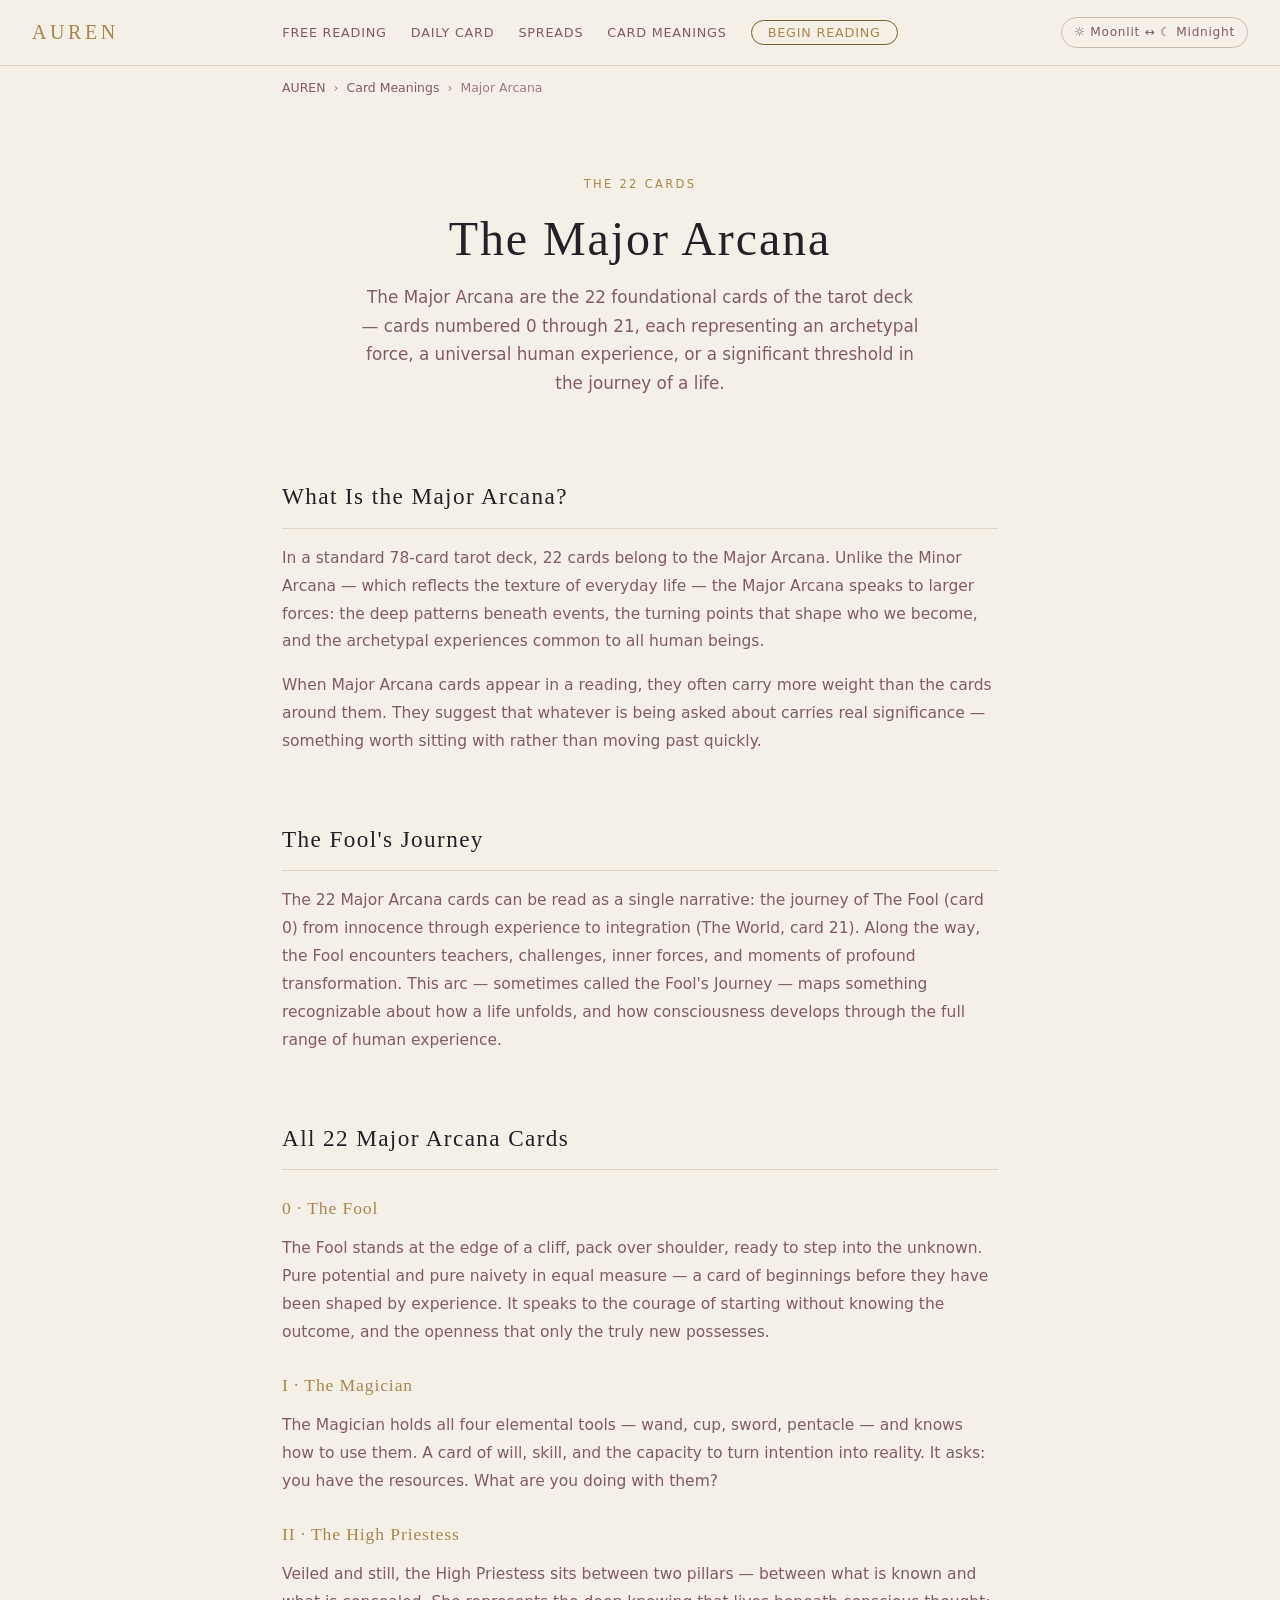
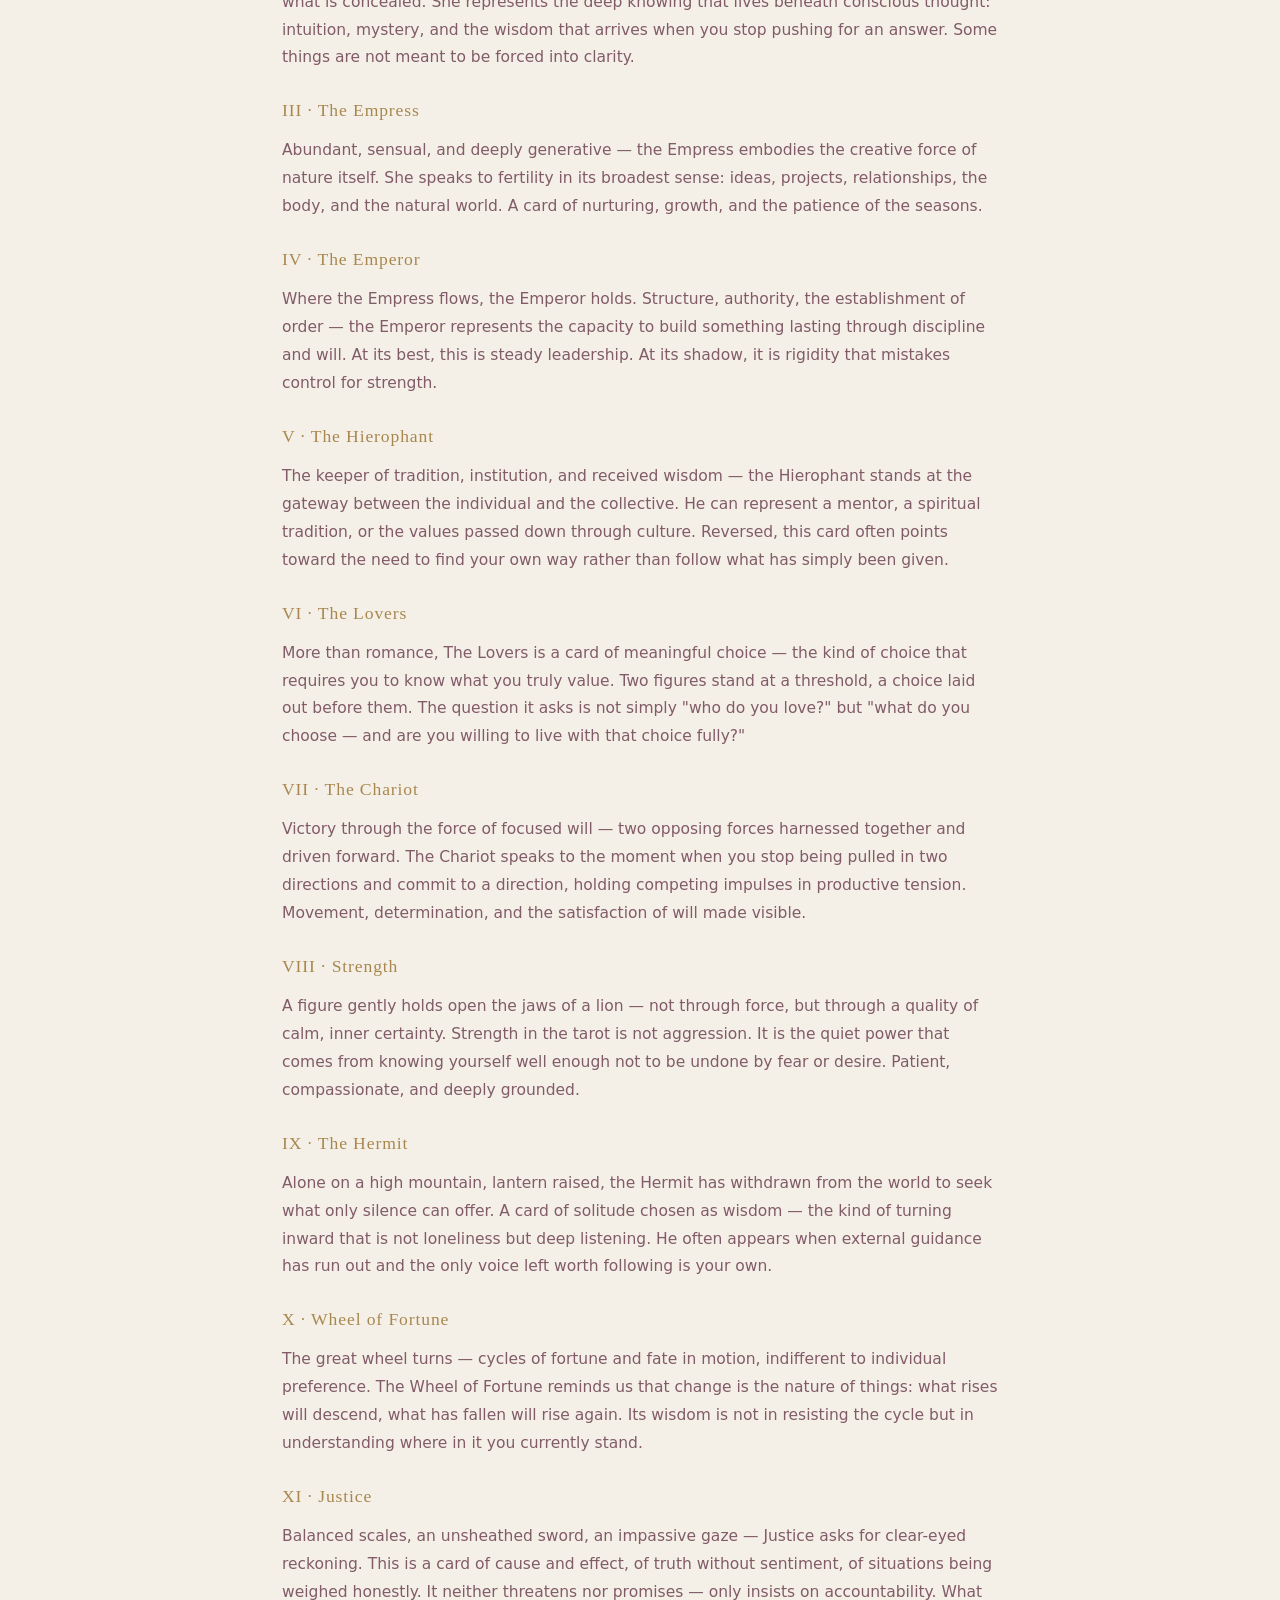
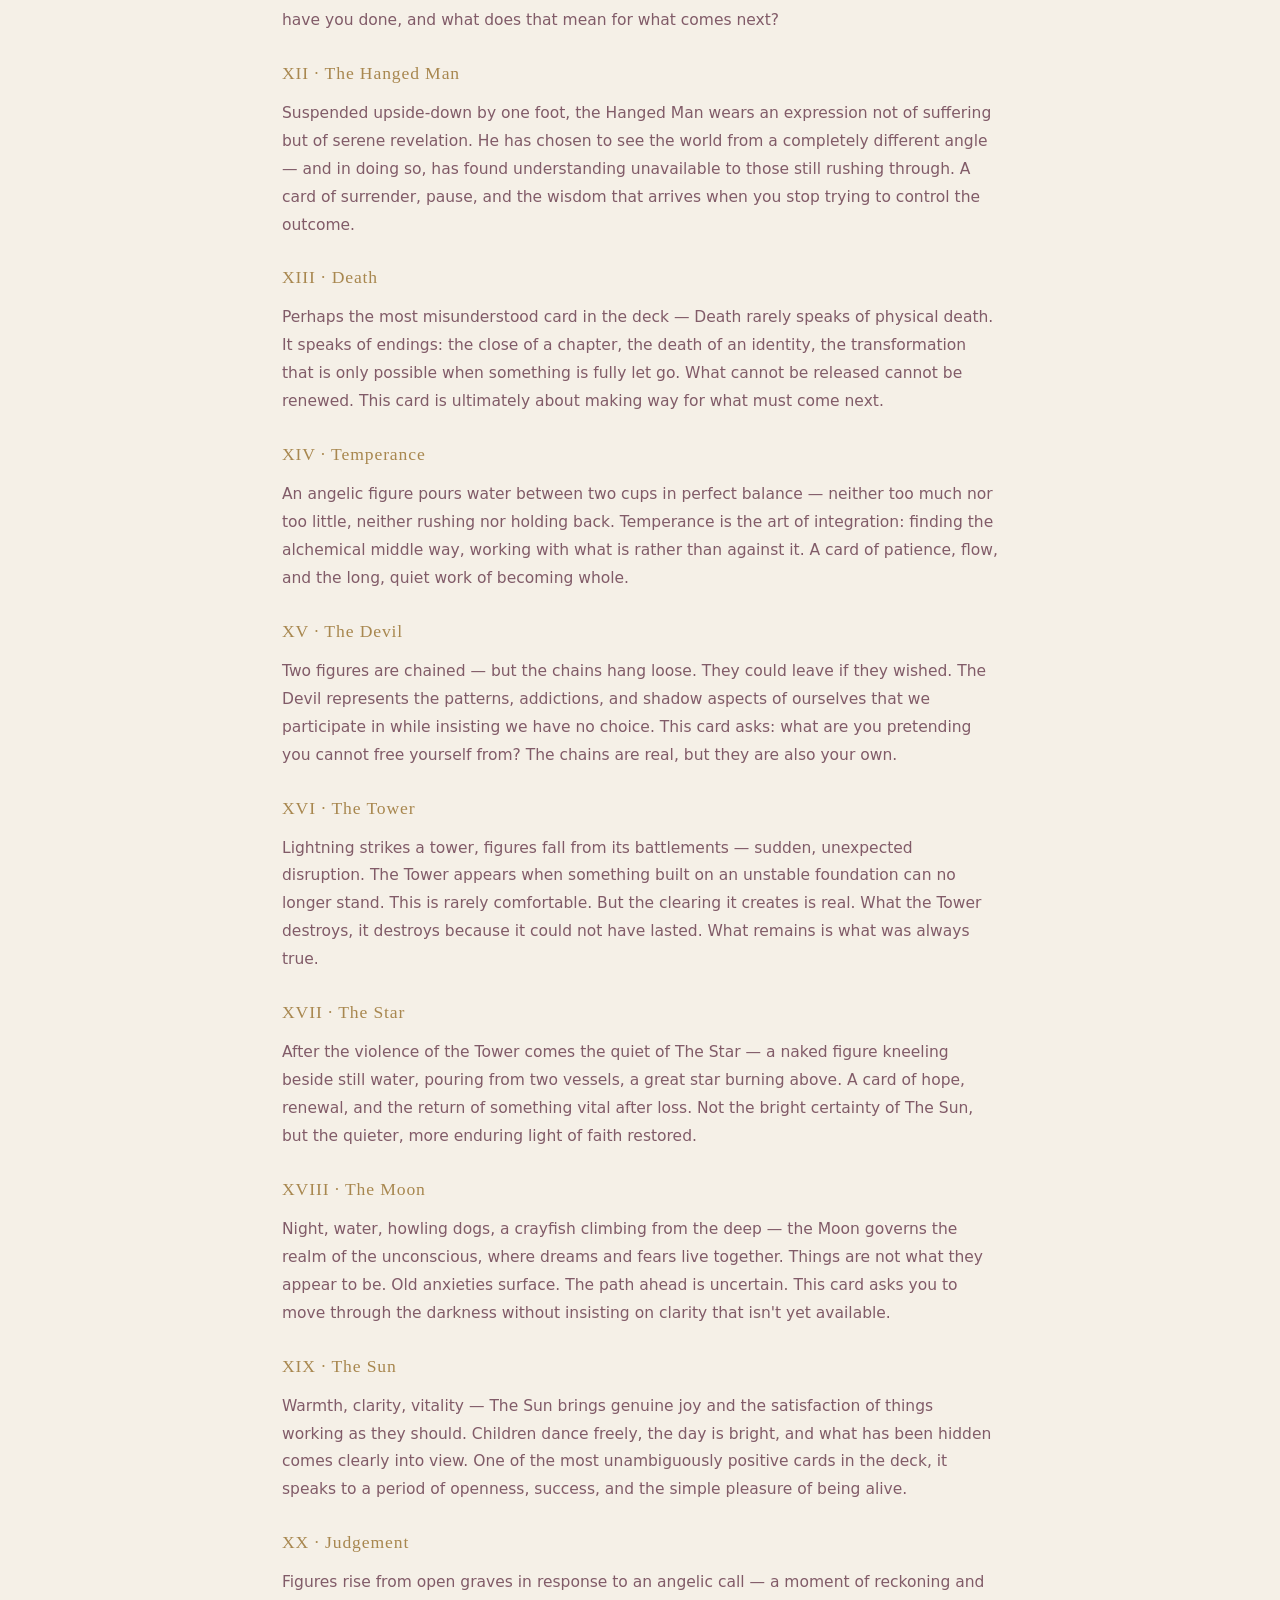
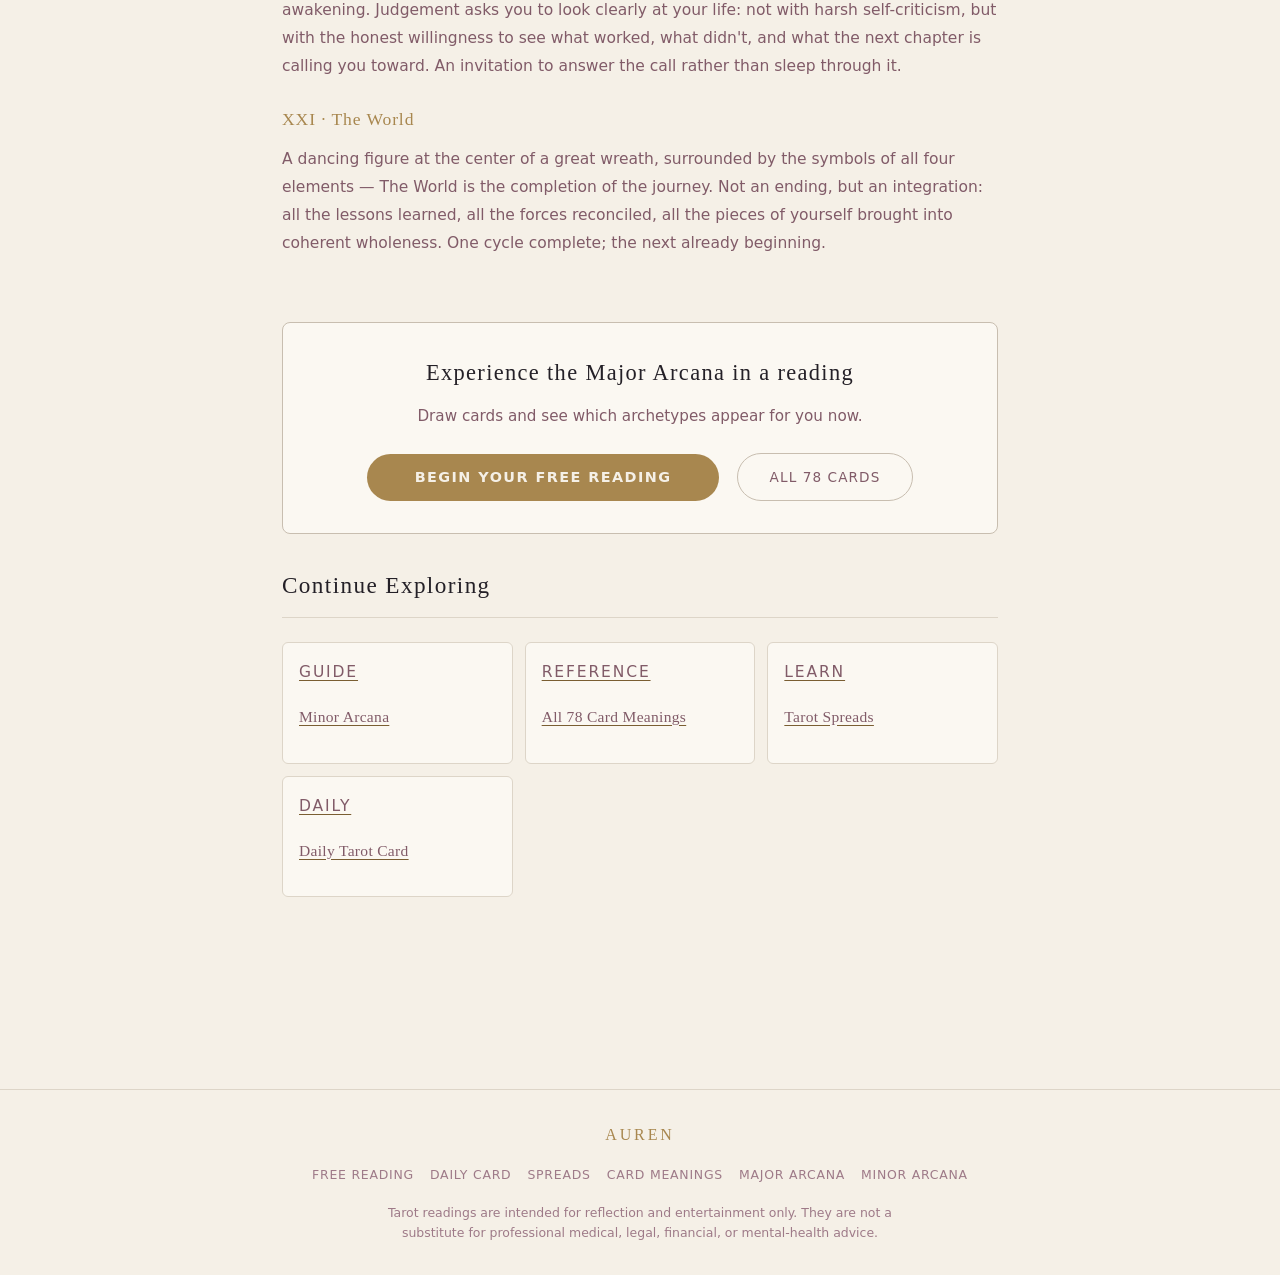
<file: major-arcana/index.html>
<!DOCTYPE html>
<html lang="en" data-theme="midnight">
<head>
  <meta charset="UTF-8">
  <meta name="viewport" content="width=device-width, initial-scale=1.0">
  <title>Major Arcana Tarot Cards — Guide to All 22 | AUREN</title>
  <meta name="description" content="A guide to all 22 Major Arcana tarot cards — from The Fool to The World. Their core themes, symbolism, and what they mean upright and reversed.">
  <meta property="og:title" content="Major Arcana Tarot Cards — Guide to All 22 | AUREN">
  <meta property="og:description" content="The 22 Major Arcana cards represent the great archetypal forces of human experience. A guide to their meanings and symbolism.">
  <meta property="og:type" content="article">
  <meta property="og:url" content="https://aurentarot.pages.dev/major-arcana/">
  <meta name="twitter:card" content="summary">
  <meta name="twitter:title" content="Major Arcana Tarot Cards | AUREN">
  <meta name="twitter:description" content="A guide to all 22 Major Arcana tarot cards — their themes, symbolism, and meanings.">
  <link rel="canonical" href="https://aurentarot.pages.dev/major-arcana/">
  <link rel="icon" type="image/svg+xml" href="../assets/favicon.svg">
  <link rel="stylesheet" href="../style.css">
  <link rel="stylesheet" href="../seo-page.css">
  <script src="../seo-page.js"></script>
  <script type="application/ld+json">
  {
    "@context": "https://schema.org",
    "@type": "WebPage",
    "name": "Major Arcana — Guide to All 22 Tarot Cards",
    "description": "A guide to all 22 Major Arcana tarot cards, their themes, symbolism, and meanings.",
    "url": "https://aurentarot.pages.dev/major-arcana/",
    "breadcrumb": {
      "@type": "BreadcrumbList",
      "itemListElement": [
        {"@type": "ListItem","position": 1,"name": "AUREN","item": "https://aurentarot.pages.dev/"},
        {"@type": "ListItem","position": 2,"name": "Tarot Card Meanings","item": "https://aurentarot.pages.dev/tarot-card-meanings/"},
        {"@type": "ListItem","position": 3,"name": "Major Arcana","item": "https://aurentarot.pages.dev/major-arcana/"}
      ]
    }
  }
  </script>
</head>
<body>
<a href="#main-content" class="skip-link">Skip to main content</a>

<nav class="site-nav" role="navigation" aria-label="Site navigation">
  <a href="../" class="site-nav-logo" aria-label="AUREN home">AUREN</a>
  <button class="nav-hamburger" aria-label="Toggle navigation" aria-expanded="false" aria-controls="nav-links">
    <span></span><span></span><span></span>
  </button>
  <ul class="site-nav-links" id="nav-links" role="list">
    <li><a href="../tarot-reading/">Free Reading</a></li>
    <li><a href="../daily-tarot/">Daily Card</a></li>
    <li><a href="../tarot-spreads/">Spreads</a></li>
    <li><a href="../tarot-card-meanings/">Card Meanings</a></li>
    <li><a href="../" class="nav-cta-link">Begin Reading</a></li>
  </ul>
  <button class="theme-toggle-static" aria-label="Toggle theme">☾ Midnight ↔ ☼ Moonlit</button>
</nav>

<nav aria-label="Breadcrumb" class="breadcrumb">
  <ol class="breadcrumb-list">
    <li><a href="../">AUREN</a></li>
    <li><a href="../tarot-card-meanings/">Card Meanings</a></li>
    <li>Major Arcana</li>
  </ol>
</nav>

<main id="main-content">
  <div class="page-hero">
    <p class="page-hero-eyebrow">The 22 Cards</p>
    <h1>The Major Arcana</h1>
    <p class="page-hero-sub">The Major Arcana are the 22 foundational cards of the tarot deck — cards numbered 0 through 21, each representing an archetypal force, a universal human experience, or a significant threshold in the journey of a life.</p>
  </div>

  <div class="page-content">

    <section class="content-section">
      <h2>What Is the Major Arcana?</h2>
      <p>In a standard 78-card tarot deck, 22 cards belong to the Major Arcana. Unlike the Minor Arcana — which reflects the texture of everyday life — the Major Arcana speaks to larger forces: the deep patterns beneath events, the turning points that shape who we become, and the archetypal experiences common to all human beings.</p>
      <p>When Major Arcana cards appear in a reading, they often carry more weight than the cards around them. They suggest that whatever is being asked about carries real significance — something worth sitting with rather than moving past quickly.</p>
    </section>

    <section class="content-section">
      <h2>The Fool's Journey</h2>
      <p>The 22 Major Arcana cards can be read as a single narrative: the journey of The Fool (card 0) from innocence through experience to integration (The World, card 21). Along the way, the Fool encounters teachers, challenges, inner forces, and moments of profound transformation. This arc — sometimes called the Fool's Journey — maps something recognizable about how a life unfolds, and how consciousness develops through the full range of human experience.</p>
    </section>

    <section class="content-section">
      <h2>All 22 Major Arcana Cards</h2>

      <h3>0 · The Fool</h3>
      <p>The Fool stands at the edge of a cliff, pack over shoulder, ready to step into the unknown. Pure potential and pure naivety in equal measure — a card of beginnings before they have been shaped by experience. It speaks to the courage of starting without knowing the outcome, and the openness that only the truly new possesses.</p>

      <h3>I · The Magician</h3>
      <p>The Magician holds all four elemental tools — wand, cup, sword, pentacle — and knows how to use them. A card of will, skill, and the capacity to turn intention into reality. It asks: you have the resources. What are you doing with them?</p>

      <h3>II · The High Priestess</h3>
      <p>Veiled and still, the High Priestess sits between two pillars — between what is known and what is concealed. She represents the deep knowing that lives beneath conscious thought: intuition, mystery, and the wisdom that arrives when you stop pushing for an answer. Some things are not meant to be forced into clarity.</p>

      <h3>III · The Empress</h3>
      <p>Abundant, sensual, and deeply generative — the Empress embodies the creative force of nature itself. She speaks to fertility in its broadest sense: ideas, projects, relationships, the body, and the natural world. A card of nurturing, growth, and the patience of the seasons.</p>

      <h3>IV · The Emperor</h3>
      <p>Where the Empress flows, the Emperor holds. Structure, authority, the establishment of order — the Emperor represents the capacity to build something lasting through discipline and will. At its best, this is steady leadership. At its shadow, it is rigidity that mistakes control for strength.</p>

      <h3>V · The Hierophant</h3>
      <p>The keeper of tradition, institution, and received wisdom — the Hierophant stands at the gateway between the individual and the collective. He can represent a mentor, a spiritual tradition, or the values passed down through culture. Reversed, this card often points toward the need to find your own way rather than follow what has simply been given.</p>

      <h3>VI · The Lovers</h3>
      <p>More than romance, The Lovers is a card of meaningful choice — the kind of choice that requires you to know what you truly value. Two figures stand at a threshold, a choice laid out before them. The question it asks is not simply "who do you love?" but "what do you choose — and are you willing to live with that choice fully?"</p>

      <h3>VII · The Chariot</h3>
      <p>Victory through the force of focused will — two opposing forces harnessed together and driven forward. The Chariot speaks to the moment when you stop being pulled in two directions and commit to a direction, holding competing impulses in productive tension. Movement, determination, and the satisfaction of will made visible.</p>

      <h3>VIII · Strength</h3>
      <p>A figure gently holds open the jaws of a lion — not through force, but through a quality of calm, inner certainty. Strength in the tarot is not aggression. It is the quiet power that comes from knowing yourself well enough not to be undone by fear or desire. Patient, compassionate, and deeply grounded.</p>

      <h3>IX · The Hermit</h3>
      <p>Alone on a high mountain, lantern raised, the Hermit has withdrawn from the world to seek what only silence can offer. A card of solitude chosen as wisdom — the kind of turning inward that is not loneliness but deep listening. He often appears when external guidance has run out and the only voice left worth following is your own.</p>

      <h3>X · Wheel of Fortune</h3>
      <p>The great wheel turns — cycles of fortune and fate in motion, indifferent to individual preference. The Wheel of Fortune reminds us that change is the nature of things: what rises will descend, what has fallen will rise again. Its wisdom is not in resisting the cycle but in understanding where in it you currently stand.</p>

      <h3>XI · Justice</h3>
      <p>Balanced scales, an unsheathed sword, an impassive gaze — Justice asks for clear-eyed reckoning. This is a card of cause and effect, of truth without sentiment, of situations being weighed honestly. It neither threatens nor promises — only insists on accountability. What have you done, and what does that mean for what comes next?</p>

      <h3>XII · The Hanged Man</h3>
      <p>Suspended upside-down by one foot, the Hanged Man wears an expression not of suffering but of serene revelation. He has chosen to see the world from a completely different angle — and in doing so, has found understanding unavailable to those still rushing through. A card of surrender, pause, and the wisdom that arrives when you stop trying to control the outcome.</p>

      <h3>XIII · Death</h3>
      <p>Perhaps the most misunderstood card in the deck — Death rarely speaks of physical death. It speaks of endings: the close of a chapter, the death of an identity, the transformation that is only possible when something is fully let go. What cannot be released cannot be renewed. This card is ultimately about making way for what must come next.</p>

      <h3>XIV · Temperance</h3>
      <p>An angelic figure pours water between two cups in perfect balance — neither too much nor too little, neither rushing nor holding back. Temperance is the art of integration: finding the alchemical middle way, working with what is rather than against it. A card of patience, flow, and the long, quiet work of becoming whole.</p>

      <h3>XV · The Devil</h3>
      <p>Two figures are chained — but the chains hang loose. They could leave if they wished. The Devil represents the patterns, addictions, and shadow aspects of ourselves that we participate in while insisting we have no choice. This card asks: what are you pretending you cannot free yourself from? The chains are real, but they are also your own.</p>

      <h3>XVI · The Tower</h3>
      <p>Lightning strikes a tower, figures fall from its battlements — sudden, unexpected disruption. The Tower appears when something built on an unstable foundation can no longer stand. This is rarely comfortable. But the clearing it creates is real. What the Tower destroys, it destroys because it could not have lasted. What remains is what was always true.</p>

      <h3>XVII · The Star</h3>
      <p>After the violence of the Tower comes the quiet of The Star — a naked figure kneeling beside still water, pouring from two vessels, a great star burning above. A card of hope, renewal, and the return of something vital after loss. Not the bright certainty of The Sun, but the quieter, more enduring light of faith restored.</p>

      <h3>XVIII · The Moon</h3>
      <p>Night, water, howling dogs, a crayfish climbing from the deep — the Moon governs the realm of the unconscious, where dreams and fears live together. Things are not what they appear to be. Old anxieties surface. The path ahead is uncertain. This card asks you to move through the darkness without insisting on clarity that isn't yet available.</p>

      <h3>XIX · The Sun</h3>
      <p>Warmth, clarity, vitality — The Sun brings genuine joy and the satisfaction of things working as they should. Children dance freely, the day is bright, and what has been hidden comes clearly into view. One of the most unambiguously positive cards in the deck, it speaks to a period of openness, success, and the simple pleasure of being alive.</p>

      <h3>XX · Judgement</h3>
      <p>Figures rise from open graves in response to an angelic call — a moment of reckoning and awakening. Judgement asks you to look clearly at your life: not with harsh self-criticism, but with the honest willingness to see what worked, what didn't, and what the next chapter is calling you toward. An invitation to answer the call rather than sleep through it.</p>

      <h3>XXI · The World</h3>
      <p>A dancing figure at the center of a great wreath, surrounded by the symbols of all four elements — The World is the completion of the journey. Not an ending, but an integration: all the lessons learned, all the forces reconciled, all the pieces of yourself brought into coherent wholeness. One cycle complete; the next already beginning.</p>
    </section>

    <div class="cta-block">
      <h2>Experience the Major Arcana in a reading</h2>
      <p>Draw cards and see which archetypes appear for you now.</p>
      <a href="../" class="btn-cta">Begin Your Free Reading</a>
      <a href="../tarot-card-meanings/" class="btn-ghost-link">All 78 Cards</a>
    </div>

    <section class="content-section" aria-labelledby="explore-major-heading">
      <h2 id="explore-major-heading">Continue Exploring</h2>
      <div class="related-links">
        <a href="../minor-arcana/" class="related-link">
          <p class="related-link-label">Guide</p>
          <p class="related-link-title">Minor Arcana</p>
        </a>
        <a href="../tarot-card-meanings/" class="related-link">
          <p class="related-link-label">Reference</p>
          <p class="related-link-title">All 78 Card Meanings</p>
        </a>
        <a href="../tarot-spreads/" class="related-link">
          <p class="related-link-label">Learn</p>
          <p class="related-link-title">Tarot Spreads</p>
        </a>
        <a href="../daily-tarot/" class="related-link">
          <p class="related-link-label">Daily</p>
          <p class="related-link-title">Daily Tarot Card</p>
        </a>
      </div>
    </section>

  </div>
</main>

<footer class="page-footer" role="contentinfo">
  <p class="page-footer-brand">AUREN</p>
  <ul class="page-footer-links">
    <li><a href="../">Free Reading</a></li>
    <li><a href="../daily-tarot/">Daily Card</a></li>
    <li><a href="../tarot-spreads/">Spreads</a></li>
    <li><a href="../tarot-card-meanings/">Card Meanings</a></li>
    <li><a href="../major-arcana/">Major Arcana</a></li>
    <li><a href="../minor-arcana/">Minor Arcana</a></li>
  </ul>
  <p class="page-footer-disclaimer">Tarot readings are intended for reflection and entertainment only. They are not a substitute for professional medical, legal, financial, or mental-health advice.</p>
</footer>

</body>
</html>
</file>
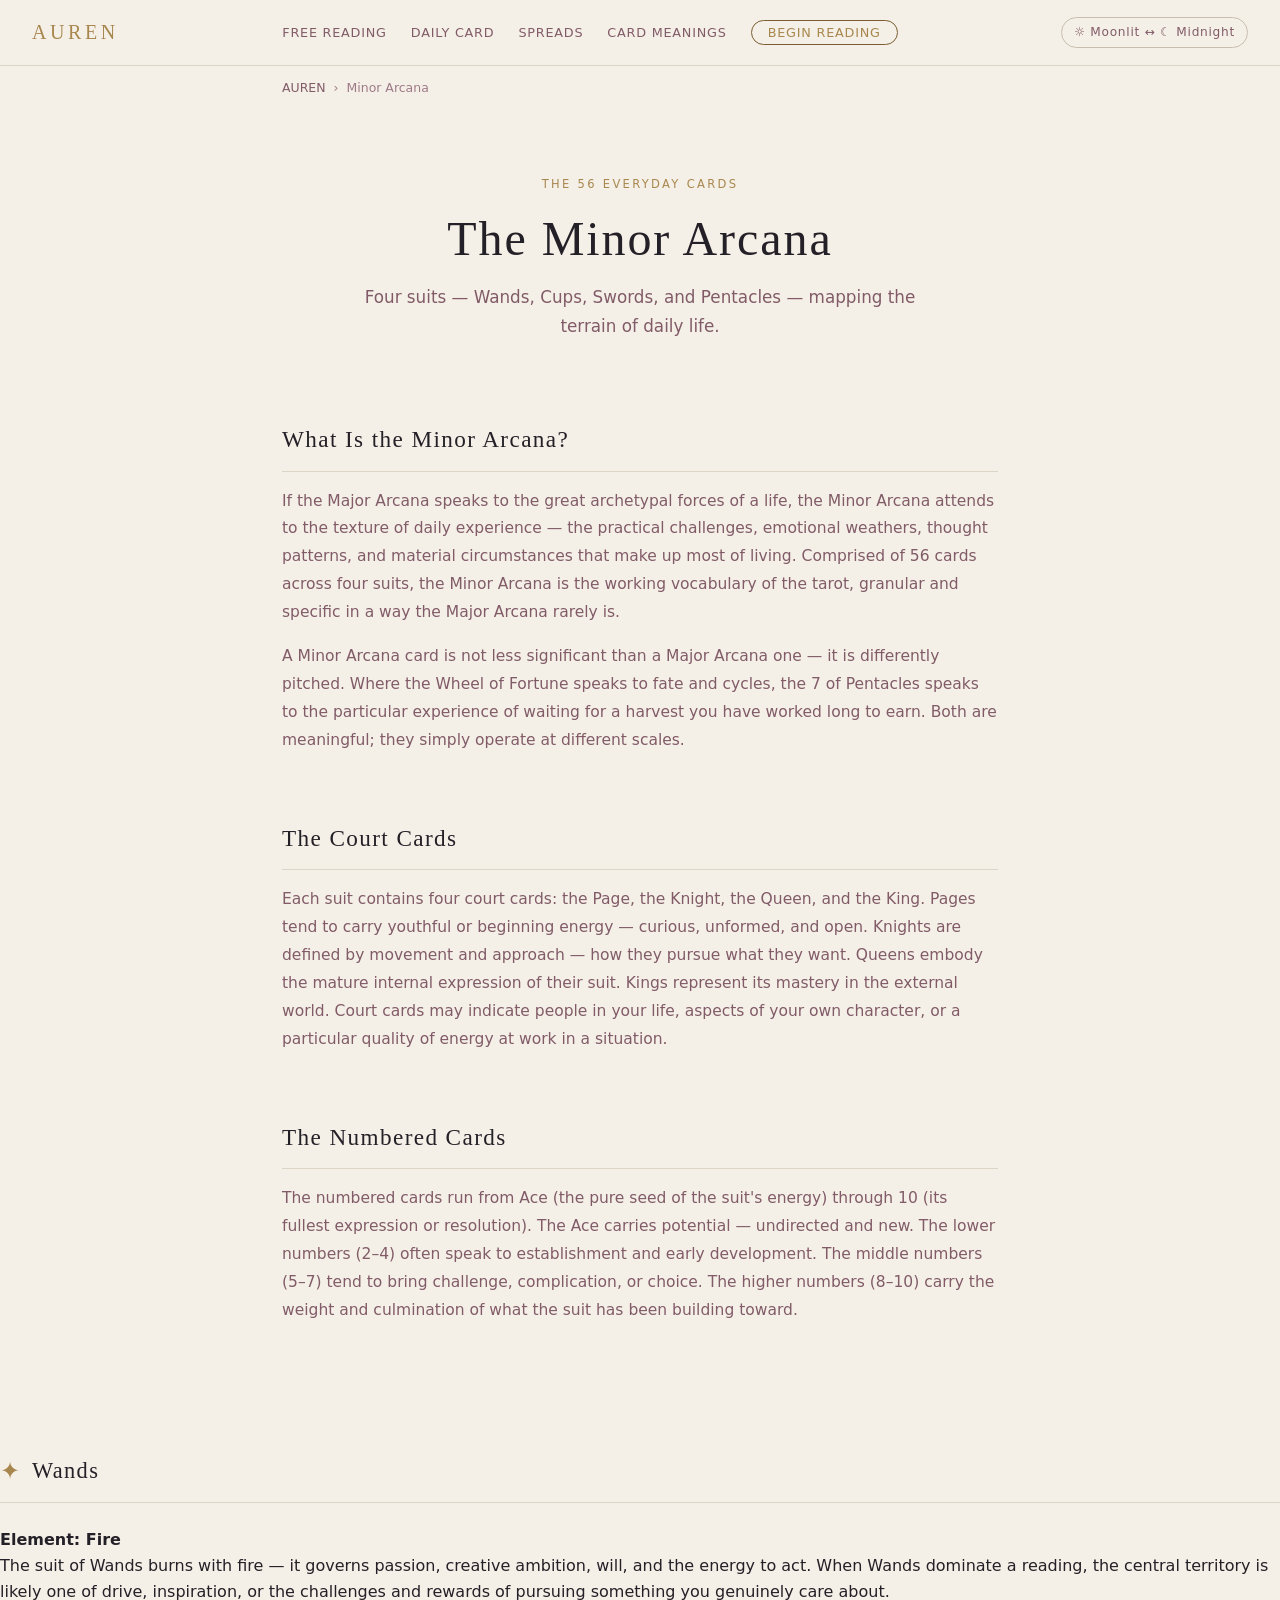
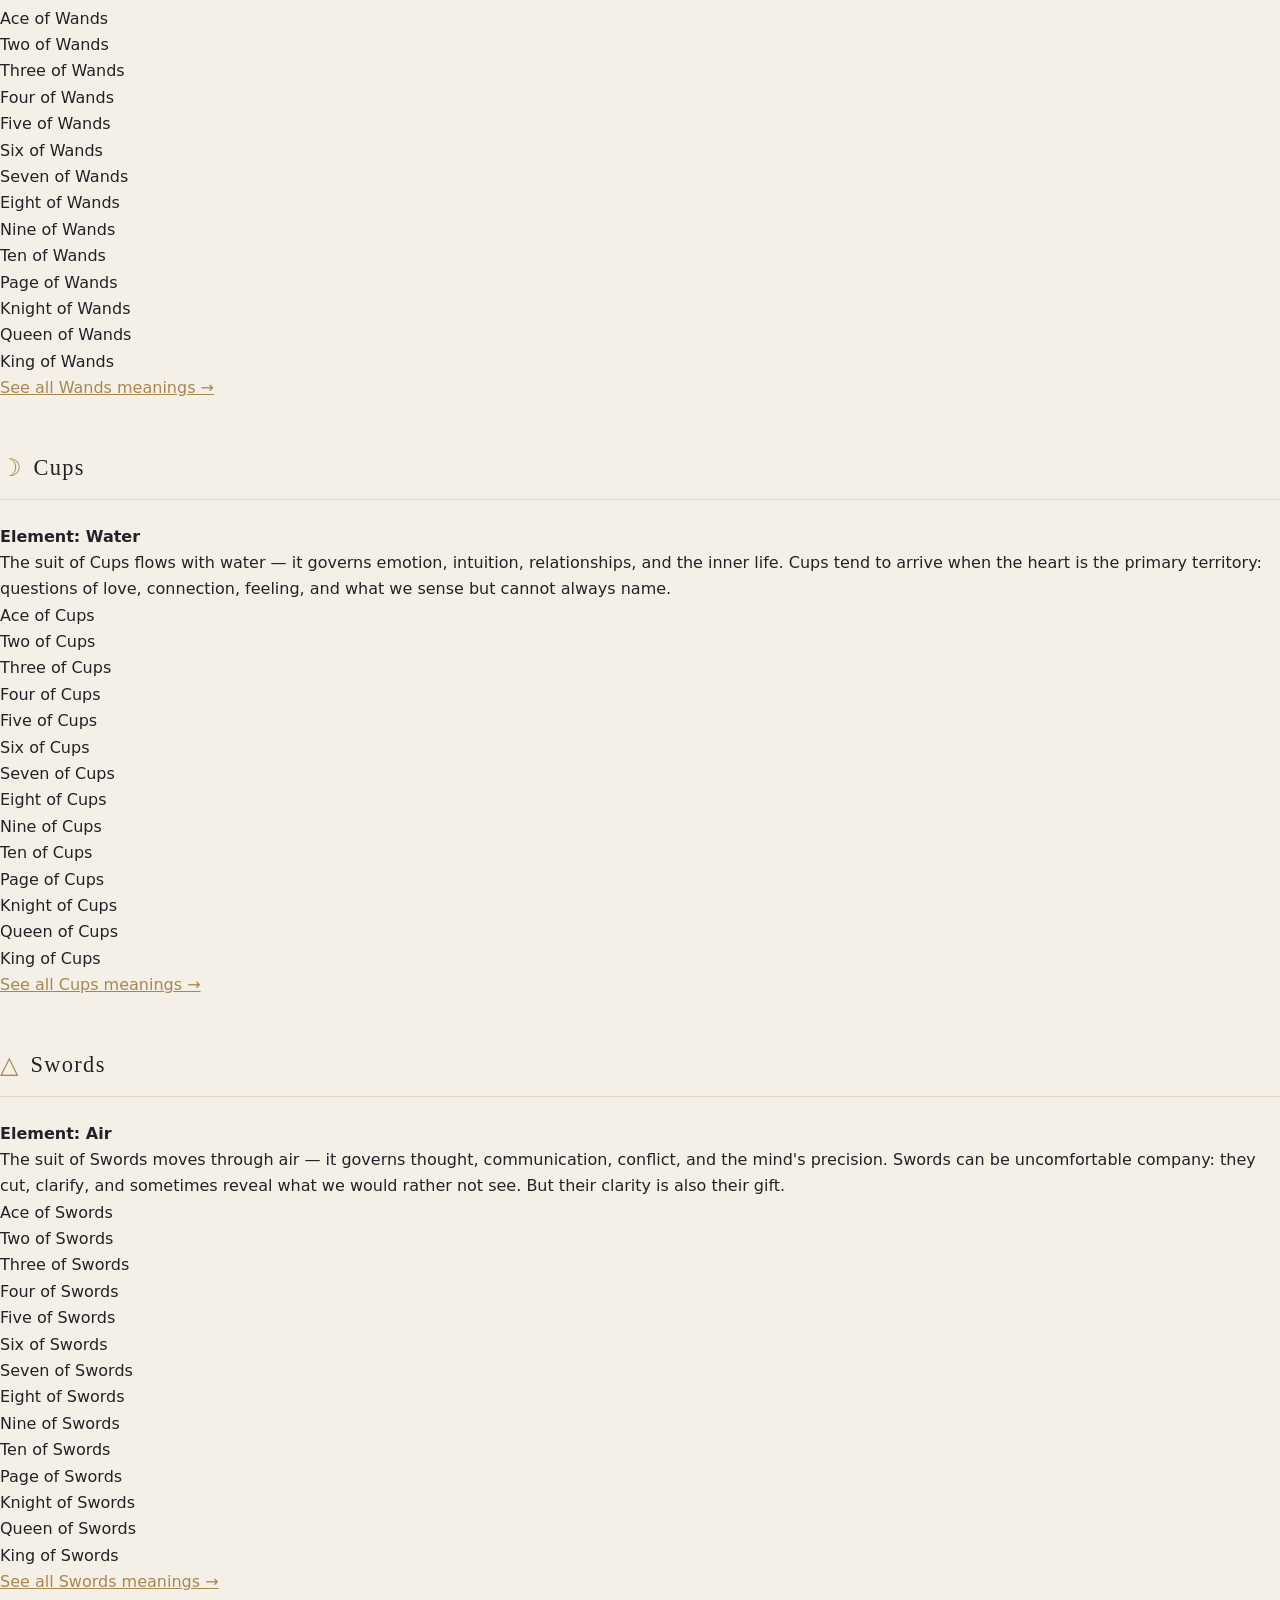
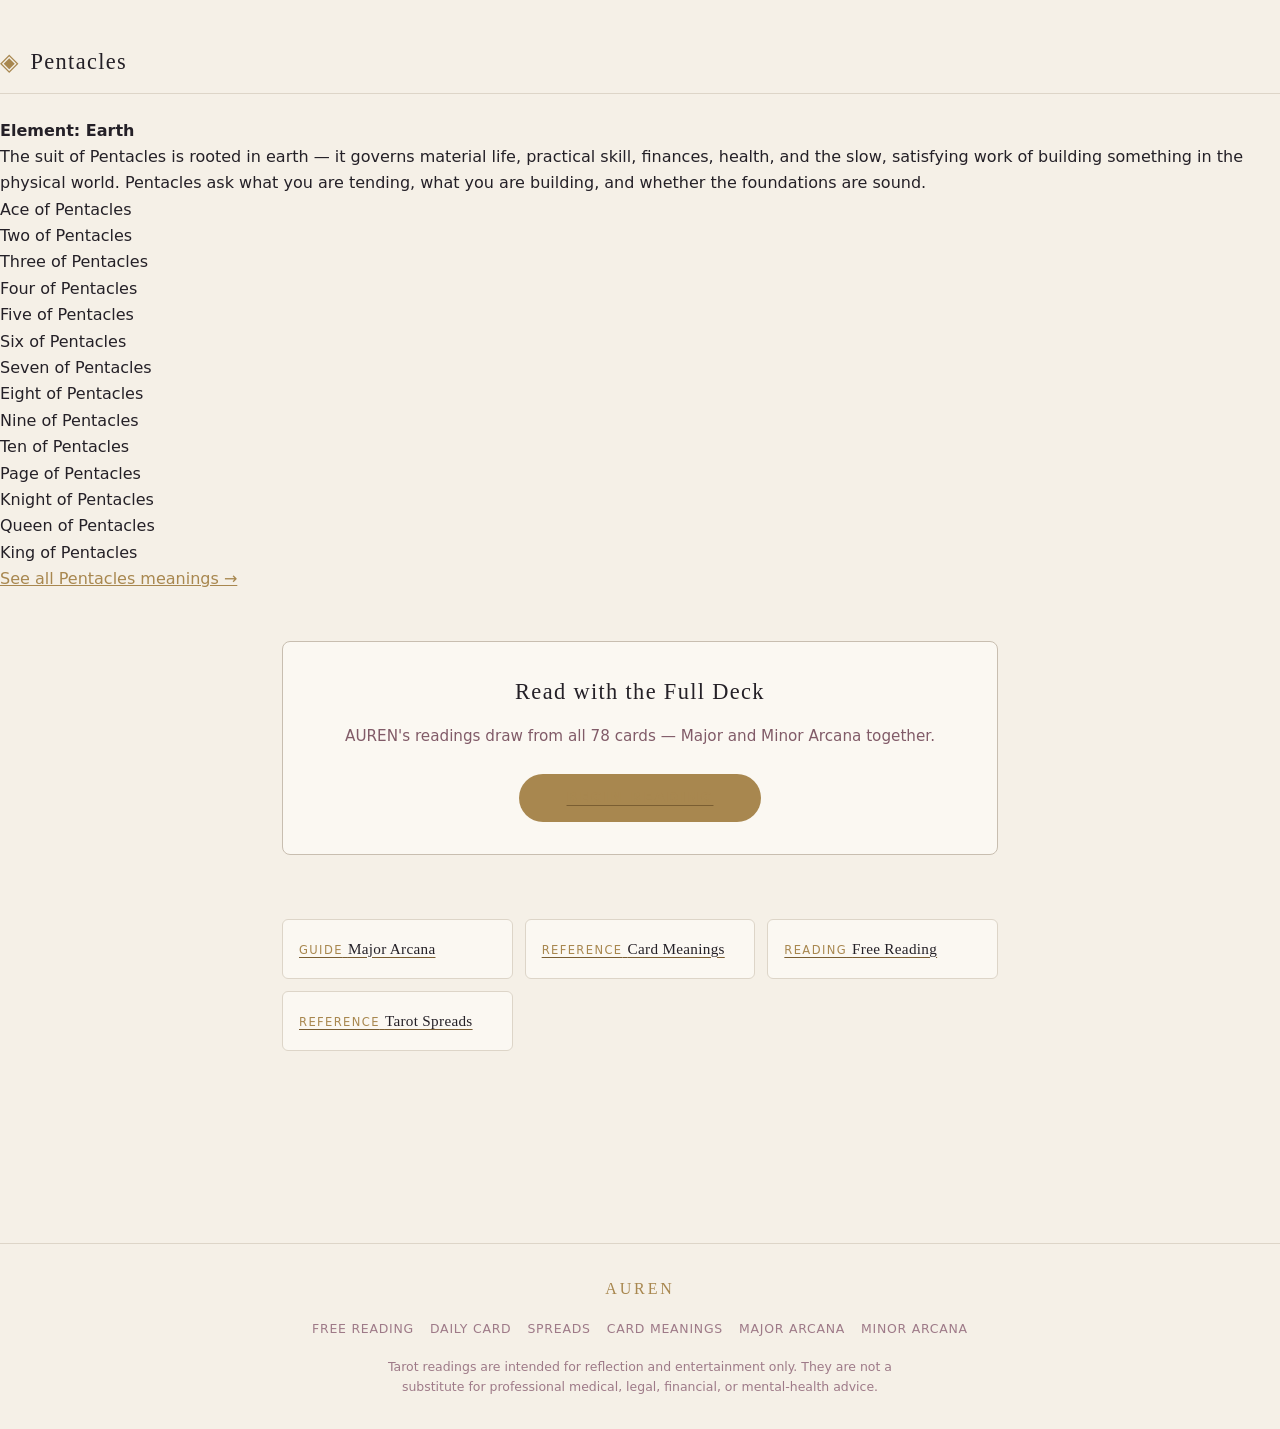
<file: minor-arcana/index.html>
<!DOCTYPE html>
<html lang="en" data-theme="midnight">
<head>
  <meta charset="UTF-8">
  <meta name="viewport" content="width=device-width, initial-scale=1.0">
  <title>Minor Arcana Tarot Cards — Guide to All 56 | AUREN</title>
  <meta name="description" content="A guide to the 56 Minor Arcana tarot cards — Wands, Cups, Swords, and Pentacles — and what the four suits mean.">
  <meta property="og:title" content="Minor Arcana Tarot Cards — Guide to All 56 | AUREN">
  <meta property="og:description" content="A guide to the 56 Minor Arcana tarot cards — Wands, Cups, Swords, and Pentacles — and what the four suits mean.">
  <meta property="og:type" content="article">
  <meta property="og:url" content="https://aurentarot.pages.dev/minor-arcana/">
  <meta name="twitter:card" content="summary">
  <meta name="twitter:title" content="Minor Arcana Tarot Cards — Guide to All 56 | AUREN">
  <meta name="twitter:description" content="A guide to the 56 Minor Arcana tarot cards — Wands, Cups, Swords, and Pentacles — and what the four suits mean.">
  <link rel="canonical" href="https://aurentarot.pages.dev/minor-arcana/">
  <link rel="icon" type="image/svg+xml" href="../assets/favicon.svg">
  <link rel="stylesheet" href="../style.css">
  <link rel="stylesheet" href="../seo-page.css">
  <script src="../seo-page.js"></script>
  <script type="application/ld+json">
  {
    "@context": "https://schema.org",
    "@graph": [
      {
        "@type": "WebPage",
        "name": "Minor Arcana Tarot Cards — Guide to All 56",
        "description": "A guide to the 56 Minor Arcana tarot cards — Wands, Cups, Swords, and Pentacles — and what the four suits mean.",
        "url": "https://aurentarot.pages.dev/minor-arcana/"
      },
      {
        "@type": "BreadcrumbList",
        "itemListElement": [
          {
            "@type": "ListItem",
            "position": 1,
            "name": "AUREN",
            "item": "https://aurentarot.pages.dev/"
          },
          {
            "@type": "ListItem",
            "position": 2,
            "name": "Minor Arcana",
            "item": "https://aurentarot.pages.dev/minor-arcana/"
          }
        ]
      }
    ]
  }
  </script>
</head>
<body>
<a href="#main-content" class="skip-link">Skip to main content</a>
<nav class="site-nav" role="navigation" aria-label="Site navigation">
  <a href="../" class="site-nav-logo" aria-label="AUREN home">AUREN</a>
  <button class="nav-hamburger" aria-label="Toggle navigation" aria-expanded="false" aria-controls="nav-links">
    <span></span><span></span><span></span>
  </button>
  <ul class="site-nav-links" id="nav-links" role="list">
    <li><a href="../tarot-reading/">Free Reading</a></li>
    <li><a href="../daily-tarot/">Daily Card</a></li>
    <li><a href="../tarot-spreads/">Spreads</a></li>
    <li><a href="../tarot-card-meanings/">Card Meanings</a></li>
    <li><a href="../" class="nav-cta-link">Begin Reading</a></li>
  </ul>
  <button class="theme-toggle-static" aria-label="Toggle theme">☾ Midnight ↔ ☼ Moonlit</button>
</nav>
<nav aria-label="Breadcrumb" class="breadcrumb">
  <ol class="breadcrumb-list">
    <li><a href="../">AUREN</a></li>
    <li>Minor Arcana</li>
  </ol>
</nav>
<main id="main-content">

  <section class="page-hero">
    <p class="page-hero-eyebrow">THE 56 EVERYDAY CARDS</p>
    <h1>The Minor Arcana</h1>
    <p class="page-hero-sub">Four suits — Wands, Cups, Swords, and Pentacles — mapping the terrain of daily life.</p>
  </section>

  <div class="page-content">

    <section class="content-section">
      <h2>What Is the Minor Arcana?</h2>
      <p>If the Major Arcana speaks to the great archetypal forces of a life, the Minor Arcana attends to the texture of daily experience — the practical challenges, emotional weathers, thought patterns, and material circumstances that make up most of living. Comprised of 56 cards across four suits, the Minor Arcana is the working vocabulary of the tarot, granular and specific in a way the Major Arcana rarely is.</p>
      <p>A Minor Arcana card is not less significant than a Major Arcana one — it is differently pitched. Where the Wheel of Fortune speaks to fate and cycles, the 7 of Pentacles speaks to the particular experience of waiting for a harvest you have worked long to earn. Both are meaningful; they simply operate at different scales.</p>
    </section>

    <section class="content-section">
      <h2>The Court Cards</h2>
      <p>Each suit contains four court cards: the Page, the Knight, the Queen, and the King. Pages tend to carry youthful or beginning energy — curious, unformed, and open. Knights are defined by movement and approach — how they pursue what they want. Queens embody the mature internal expression of their suit. Kings represent its mastery in the external world. Court cards may indicate people in your life, aspects of your own character, or a particular quality of energy at work in a situation.</p>
    </section>

    <section class="content-section">
      <h2>The Numbered Cards</h2>
      <p>The numbered cards run from Ace (the pure seed of the suit's energy) through 10 (its fullest expression or resolution). The Ace carries potential — undirected and new. The lower numbers (2–4) often speak to establishment and early development. The middle numbers (5–7) tend to bring challenge, complication, or choice. The higher numbers (8–10) carry the weight and culmination of what the suit has been building toward.</p>
    </section>

  </div>

  <!-- WANDS -->
  <div class="suit-section">
    <div class="suit-header">
      <span class="suit-symbol">✦</span>
      <h2>Wands</h2>
    </div>
    <p><strong>Element: Fire</strong></p>
    <p>The suit of Wands burns with fire — it governs passion, creative ambition, will, and the energy to act. When Wands dominate a reading, the central territory is likely one of drive, inspiration, or the challenges and rewards of pursuing something you genuinely care about.</p>
    <ul>
      <li>Ace of Wands</li>
      <li>Two of Wands</li>
      <li>Three of Wands</li>
      <li>Four of Wands</li>
      <li>Five of Wands</li>
      <li>Six of Wands</li>
      <li>Seven of Wands</li>
      <li>Eight of Wands</li>
      <li>Nine of Wands</li>
      <li>Ten of Wands</li>
      <li>Page of Wands</li>
      <li>Knight of Wands</li>
      <li>Queen of Wands</li>
      <li>King of Wands</li>
    </ul>
    <p><a href="../tarot-card-meanings/#wands">See all Wands meanings →</a></p>
  </div>

  <!-- CUPS -->
  <div class="suit-section">
    <div class="suit-header">
      <span class="suit-symbol">☽</span>
      <h2>Cups</h2>
    </div>
    <p><strong>Element: Water</strong></p>
    <p>The suit of Cups flows with water — it governs emotion, intuition, relationships, and the inner life. Cups tend to arrive when the heart is the primary territory: questions of love, connection, feeling, and what we sense but cannot always name.</p>
    <ul>
      <li>Ace of Cups</li>
      <li>Two of Cups</li>
      <li>Three of Cups</li>
      <li>Four of Cups</li>
      <li>Five of Cups</li>
      <li>Six of Cups</li>
      <li>Seven of Cups</li>
      <li>Eight of Cups</li>
      <li>Nine of Cups</li>
      <li>Ten of Cups</li>
      <li>Page of Cups</li>
      <li>Knight of Cups</li>
      <li>Queen of Cups</li>
      <li>King of Cups</li>
    </ul>
    <p><a href="../tarot-card-meanings/#cups">See all Cups meanings →</a></p>
  </div>

  <!-- SWORDS -->
  <div class="suit-section">
    <div class="suit-header">
      <span class="suit-symbol">△</span>
      <h2>Swords</h2>
    </div>
    <p><strong>Element: Air</strong></p>
    <p>The suit of Swords moves through air — it governs thought, communication, conflict, and the mind's precision. Swords can be uncomfortable company: they cut, clarify, and sometimes reveal what we would rather not see. But their clarity is also their gift.</p>
    <ul>
      <li>Ace of Swords</li>
      <li>Two of Swords</li>
      <li>Three of Swords</li>
      <li>Four of Swords</li>
      <li>Five of Swords</li>
      <li>Six of Swords</li>
      <li>Seven of Swords</li>
      <li>Eight of Swords</li>
      <li>Nine of Swords</li>
      <li>Ten of Swords</li>
      <li>Page of Swords</li>
      <li>Knight of Swords</li>
      <li>Queen of Swords</li>
      <li>King of Swords</li>
    </ul>
    <p><a href="../tarot-card-meanings/#swords">See all Swords meanings →</a></p>
  </div>

  <!-- PENTACLES -->
  <div class="suit-section">
    <div class="suit-header">
      <span class="suit-symbol">◈</span>
      <h2>Pentacles</h2>
    </div>
    <p><strong>Element: Earth</strong></p>
    <p>The suit of Pentacles is rooted in earth — it governs material life, practical skill, finances, health, and the slow, satisfying work of building something in the physical world. Pentacles ask what you are tending, what you are building, and whether the foundations are sound.</p>
    <ul>
      <li>Ace of Pentacles</li>
      <li>Two of Pentacles</li>
      <li>Three of Pentacles</li>
      <li>Four of Pentacles</li>
      <li>Five of Pentacles</li>
      <li>Six of Pentacles</li>
      <li>Seven of Pentacles</li>
      <li>Eight of Pentacles</li>
      <li>Nine of Pentacles</li>
      <li>Ten of Pentacles</li>
      <li>Page of Pentacles</li>
      <li>Knight of Pentacles</li>
      <li>Queen of Pentacles</li>
      <li>King of Pentacles</li>
    </ul>
    <p><a href="../tarot-card-meanings/#pentacles">See all Pentacles meanings →</a></p>
  </div>

  <div class="page-content">

    <section class="content-section">
      <div class="cta-block">
        <h2>Read with the Full Deck</h2>
        <p>AUREN's readings draw from all 78 cards — Major and Minor Arcana together.</p>
        <a href="../" class="btn-cta">Begin Reading</a>
      </div>
    </section>

    <section class="content-section">
      <nav class="related-links" aria-label="Related pages">
        <a href="../major-arcana/" class="related-link">
          <span class="related-link-label">GUIDE</span>
          <span class="related-link-title">Major Arcana</span>
        </a>
        <a href="../tarot-card-meanings/" class="related-link">
          <span class="related-link-label">REFERENCE</span>
          <span class="related-link-title">Card Meanings</span>
        </a>
        <a href="../" class="related-link">
          <span class="related-link-label">READING</span>
          <span class="related-link-title">Free Reading</span>
        </a>
        <a href="../tarot-spreads/" class="related-link">
          <span class="related-link-label">REFERENCE</span>
          <span class="related-link-title">Tarot Spreads</span>
        </a>
      </nav>
    </section>

  </div>

</main>
<footer class="page-footer" role="contentinfo">
  <p class="page-footer-brand">AUREN</p>
  <ul class="page-footer-links">
    <li><a href="../">Free Reading</a></li>
    <li><a href="../daily-tarot/">Daily Card</a></li>
    <li><a href="../tarot-spreads/">Spreads</a></li>
    <li><a href="../tarot-card-meanings/">Card Meanings</a></li>
    <li><a href="../major-arcana/">Major Arcana</a></li>
    <li><a href="../minor-arcana/">Minor Arcana</a></li>
  </ul>
  <p class="page-footer-disclaimer">Tarot readings are intended for reflection and entertainment only. They are not a substitute for professional medical, legal, financial, or mental-health advice.</p>
</footer>
</body>
</html>
</file>
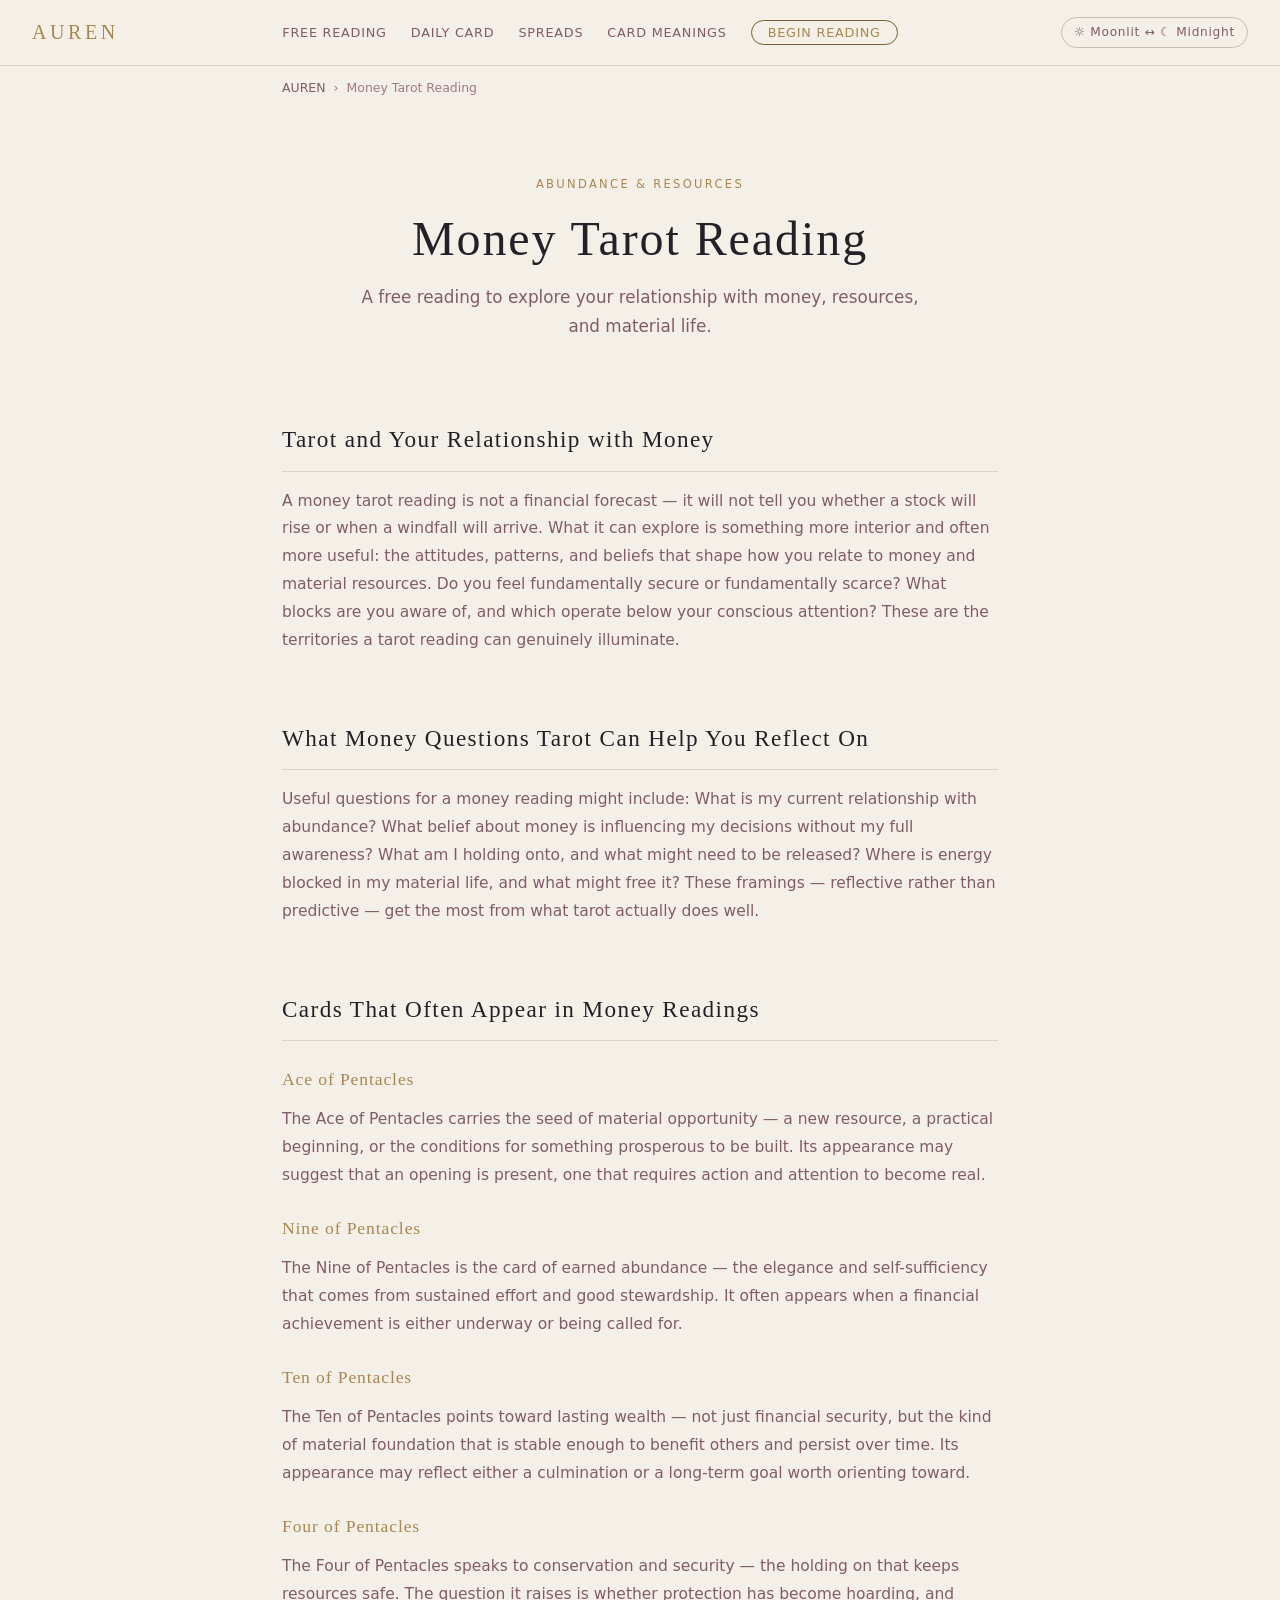
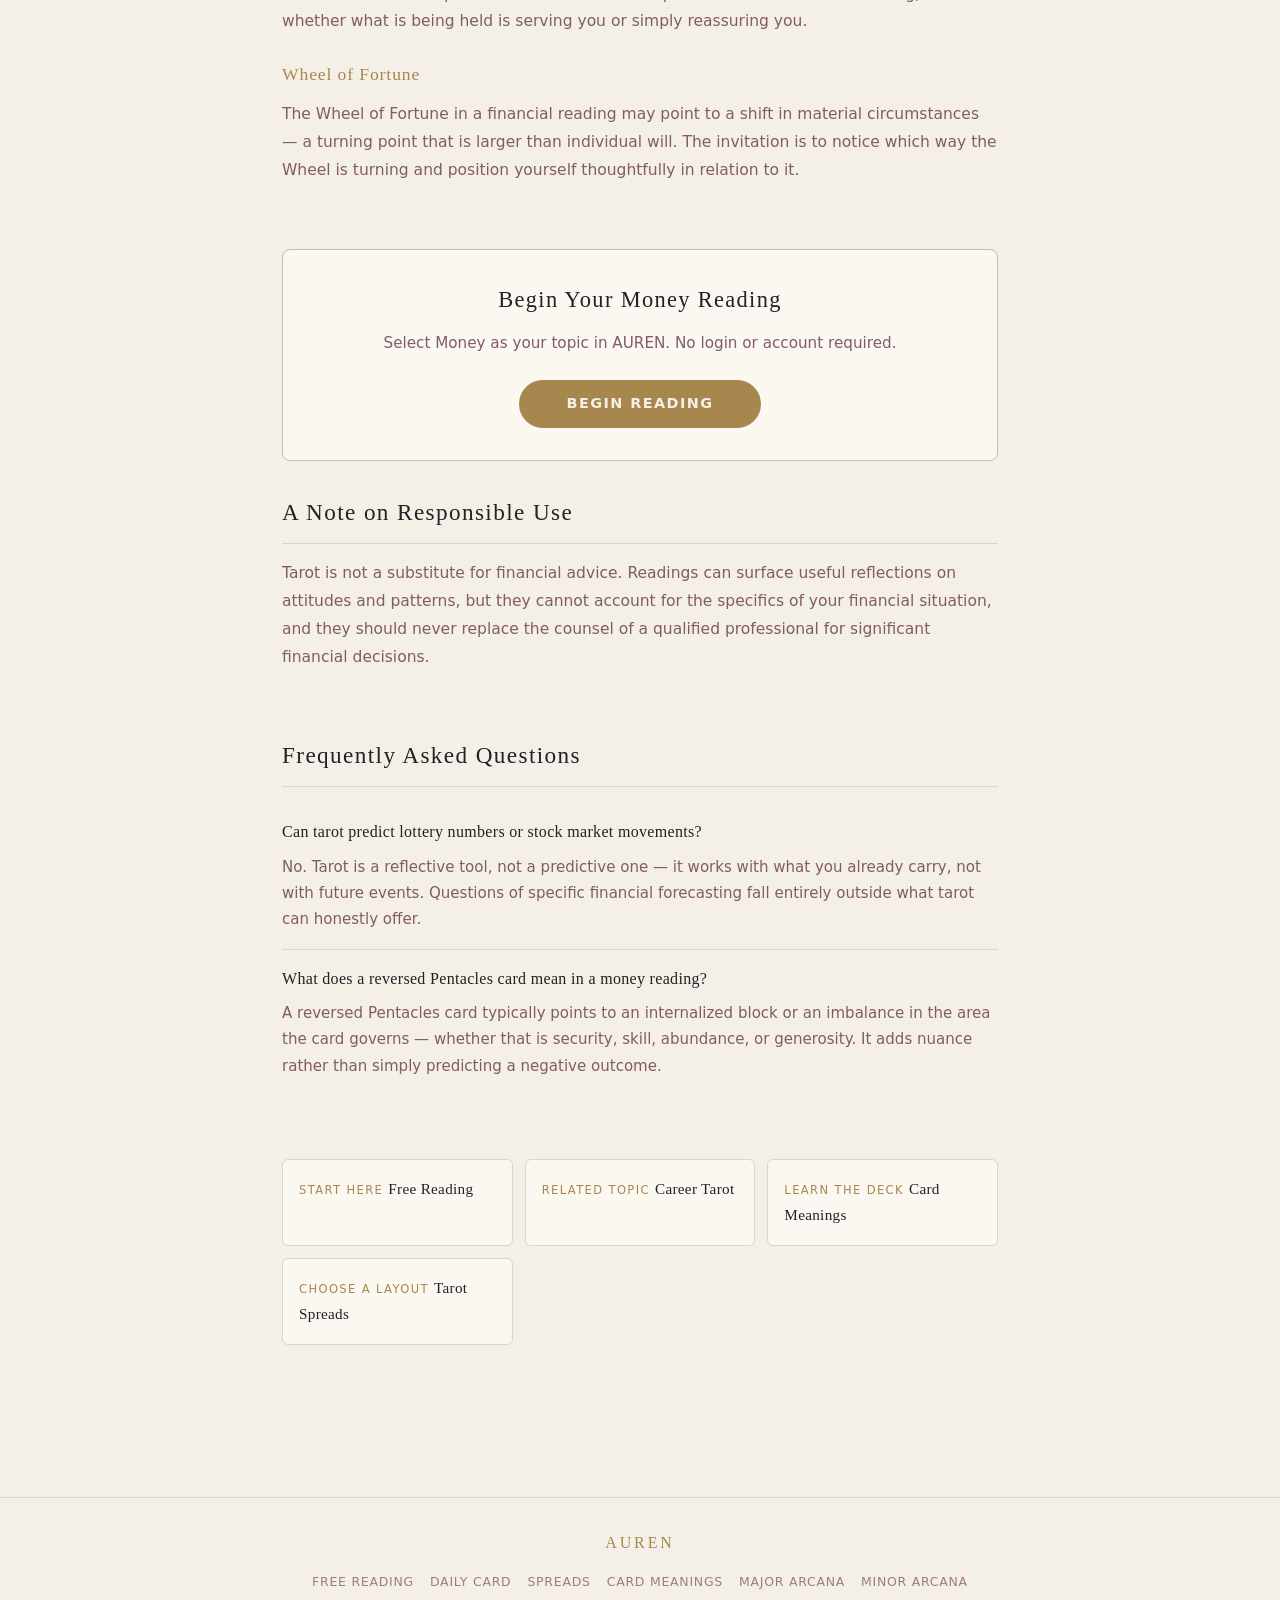
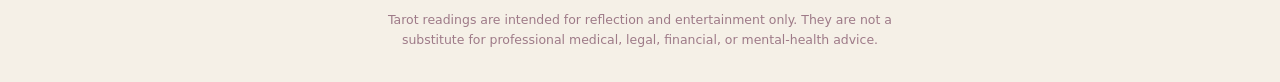
<file: money-tarot/index.html>
<!DOCTYPE html>
<html lang="en" data-theme="midnight">
<head>
  <meta charset="UTF-8">
  <meta name="viewport" content="width=device-width, initial-scale=1.0">
  <title>Money Tarot Reading — Free Online | AUREN</title>
  <meta name="description" content="A free money tarot reading to explore abundance, resources, and your relationship with finances.">
  <meta property="og:title" content="Money Tarot Reading — Free Online | AUREN">
  <meta property="og:description" content="A free money tarot reading to explore abundance, resources, and your relationship with finances.">
  <meta property="og:type" content="article">
  <meta property="og:url" content="https://aurentarot.pages.dev/money-tarot/">
  <meta name="twitter:card" content="summary">
  <meta name="twitter:title" content="Money Tarot Reading — Free Online | AUREN">
  <meta name="twitter:description" content="A free money tarot reading to explore abundance, resources, and your relationship with finances.">
  <link rel="canonical" href="https://aurentarot.pages.dev/money-tarot/">
  <link rel="icon" type="image/svg+xml" href="../assets/favicon.svg">
  <link rel="stylesheet" href="../style.css">
  <link rel="stylesheet" href="../seo-page.css">
  <script src="../seo-page.js"></script>
  <script type="application/ld+json">
  [
    {
      "@context": "https://schema.org",
      "@type": "WebPage",
      "name": "Money Tarot Reading — Free Online | AUREN",
      "description": "A free money tarot reading to explore abundance, resources, and your relationship with finances.",
      "url": "https://aurentarot.pages.dev/money-tarot/",
      "breadcrumb": {
        "@type": "BreadcrumbList",
        "itemListElement": [
          {
            "@type": "ListItem",
            "position": 1,
            "name": "AUREN",
            "item": "https://aurentarot.pages.dev/"
          },
          {
            "@type": "ListItem",
            "position": 2,
            "name": "Money Tarot Reading",
            "item": "https://aurentarot.pages.dev/money-tarot/"
          }
        ]
      }
    },
    {
      "@context": "https://schema.org",
      "@type": "FAQPage",
      "mainEntity": [
        {
          "@type": "Question",
          "name": "Can tarot predict lottery numbers or stock market movements?",
          "acceptedAnswer": {
            "@type": "Answer",
            "text": "No. Tarot is a reflective tool, not a predictive one — it works with what you already carry, not with future events. Questions of specific financial forecasting fall entirely outside what tarot can honestly offer."
          }
        },
        {
          "@type": "Question",
          "name": "What does a reversed Pentacles card mean in a money reading?",
          "acceptedAnswer": {
            "@type": "Answer",
            "text": "A reversed Pentacles card typically points to an internalized block or an imbalance in the area the card governs — whether that is security, skill, abundance, or generosity. It adds nuance rather than simply predicting a negative outcome."
          }
        }
      ]
    }
  ]
  </script>
</head>
<body>
<a href="#main-content" class="skip-link">Skip to main content</a>
<nav class="site-nav" role="navigation" aria-label="Site navigation">
  <a href="../" class="site-nav-logo" aria-label="AUREN home">AUREN</a>
  <button class="nav-hamburger" aria-label="Toggle navigation" aria-expanded="false" aria-controls="nav-links">
    <span></span><span></span><span></span>
  </button>
  <ul class="site-nav-links" id="nav-links" role="list">
    <li><a href="../tarot-reading/">Free Reading</a></li>
    <li><a href="../daily-tarot/">Daily Card</a></li>
    <li><a href="../tarot-spreads/">Spreads</a></li>
    <li><a href="../tarot-card-meanings/">Card Meanings</a></li>
    <li><a href="../" class="nav-cta-link">Begin Reading</a></li>
  </ul>
  <button class="theme-toggle-static" aria-label="Toggle theme">☾ Midnight ↔ ☼ Moonlit</button>
</nav>
<nav aria-label="Breadcrumb" class="breadcrumb">
  <ol class="breadcrumb-list">
    <li><a href="../">AUREN</a></li>
    <li>Money Tarot Reading</li>
  </ol>
</nav>
<main id="main-content">

  <section class="page-hero">
    <p class="page-hero-eyebrow">ABUNDANCE &amp; RESOURCES</p>
    <h1>Money Tarot Reading</h1>
    <p class="page-hero-sub">A free reading to explore your relationship with money, resources, and material life.</p>
  </section>

  <div class="page-content">

    <section class="content-section">
      <h2>Tarot and Your Relationship with Money</h2>
      <p>A money tarot reading is not a financial forecast — it will not tell you whether a stock will rise or when a windfall will arrive. What it can explore is something more interior and often more useful: the attitudes, patterns, and beliefs that shape how you relate to money and material resources. Do you feel fundamentally secure or fundamentally scarce? What blocks are you aware of, and which operate below your conscious attention? These are the territories a tarot reading can genuinely illuminate.</p>
    </section>

    <section class="content-section">
      <h2>What Money Questions Tarot Can Help You Reflect On</h2>
      <p>Useful questions for a money reading might include: What is my current relationship with abundance? What belief about money is influencing my decisions without my full awareness? What am I holding onto, and what might need to be released? Where is energy blocked in my material life, and what might free it? These framings — reflective rather than predictive — get the most from what tarot actually does well.</p>
    </section>

    <section class="content-section">
      <h2>Cards That Often Appear in Money Readings</h2>

      <h3>Ace of Pentacles</h3>
      <p>The Ace of Pentacles carries the seed of material opportunity — a new resource, a practical beginning, or the conditions for something prosperous to be built. Its appearance may suggest that an opening is present, one that requires action and attention to become real.</p>

      <h3>Nine of Pentacles</h3>
      <p>The Nine of Pentacles is the card of earned abundance — the elegance and self-sufficiency that comes from sustained effort and good stewardship. It often appears when a financial achievement is either underway or being called for.</p>

      <h3>Ten of Pentacles</h3>
      <p>The Ten of Pentacles points toward lasting wealth — not just financial security, but the kind of material foundation that is stable enough to benefit others and persist over time. Its appearance may reflect either a culmination or a long-term goal worth orienting toward.</p>

      <h3>Four of Pentacles</h3>
      <p>The Four of Pentacles speaks to conservation and security — the holding on that keeps resources safe. The question it raises is whether protection has become hoarding, and whether what is being held is serving you or simply reassuring you.</p>

      <h3>Wheel of Fortune</h3>
      <p>The Wheel of Fortune in a financial reading may point to a shift in material circumstances — a turning point that is larger than individual will. The invitation is to notice which way the Wheel is turning and position yourself thoughtfully in relation to it.</p>
    </section>

    <div class="cta-block">
      <h2>Begin Your Money Reading</h2>
      <p>Select Money as your topic in AUREN. No login or account required.</p>
      <a href="../" class="btn-cta">Begin Reading</a>
    </div>

    <section class="content-section">
      <h2>A Note on Responsible Use</h2>
      <p>Tarot is not a substitute for financial advice. Readings can surface useful reflections on attitudes and patterns, but they cannot account for the specifics of your financial situation, and they should never replace the counsel of a qualified professional for significant financial decisions.</p>
    </section>

    <section class="content-section">
      <h2>Frequently Asked Questions</h2>
      <dl class="faq-list">
        <div class="faq-item">
          <dt class="faq-question">Can tarot predict lottery numbers or stock market movements?</dt>
          <dd class="faq-answer">No. Tarot is a reflective tool, not a predictive one — it works with what you already carry, not with future events. Questions of specific financial forecasting fall entirely outside what tarot can honestly offer.</dd>
        </div>
        <div class="faq-item">
          <dt class="faq-question">What does a reversed Pentacles card mean in a money reading?</dt>
          <dd class="faq-answer">A reversed Pentacles card typically points to an internalized block or an imbalance in the area the card governs — whether that is security, skill, abundance, or generosity. It adds nuance rather than simply predicting a negative outcome.</dd>
        </div>
      </dl>
    </section>

    <nav class="related-links" aria-label="Related pages">
      <a href="../" class="related-link">
        <span class="related-link-label">Start here</span>
        <span class="related-link-title">Free Reading</span>
      </a>
      <a href="../career-tarot/" class="related-link">
        <span class="related-link-label">Related topic</span>
        <span class="related-link-title">Career Tarot</span>
      </a>
      <a href="../tarot-card-meanings/" class="related-link">
        <span class="related-link-label">Learn the deck</span>
        <span class="related-link-title">Card Meanings</span>
      </a>
      <a href="../tarot-spreads/" class="related-link">
        <span class="related-link-label">Choose a layout</span>
        <span class="related-link-title">Tarot Spreads</span>
      </a>
    </nav>

  </div>
</main>
<footer class="page-footer" role="contentinfo">
  <p class="page-footer-brand">AUREN</p>
  <ul class="page-footer-links">
    <li><a href="../">Free Reading</a></li>
    <li><a href="../daily-tarot/">Daily Card</a></li>
    <li><a href="../tarot-spreads/">Spreads</a></li>
    <li><a href="../tarot-card-meanings/">Card Meanings</a></li>
    <li><a href="../major-arcana/">Major Arcana</a></li>
    <li><a href="../minor-arcana/">Minor Arcana</a></li>
  </ul>
  <p class="page-footer-disclaimer">Tarot readings are intended for reflection and entertainment only. They are not a substitute for professional medical, legal, financial, or mental-health advice.</p>
</footer>
</body>
</html>
</file>
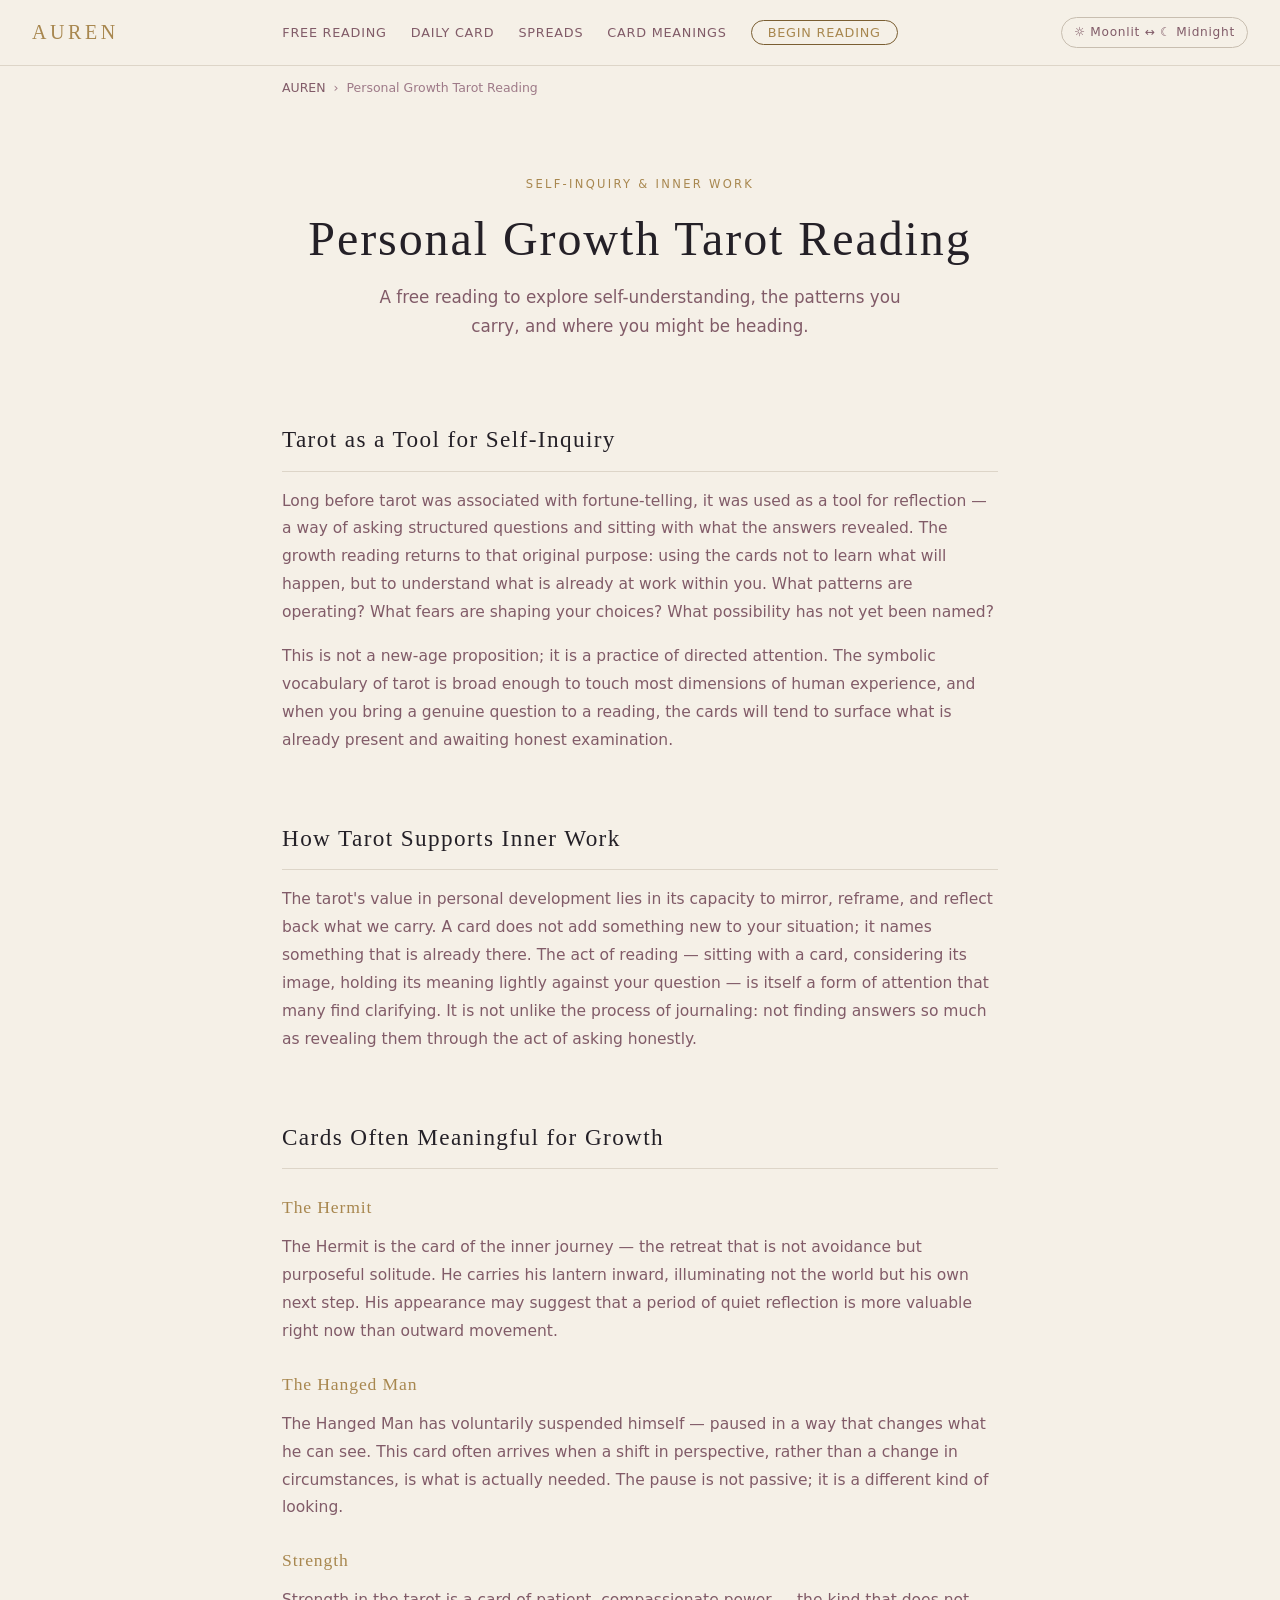
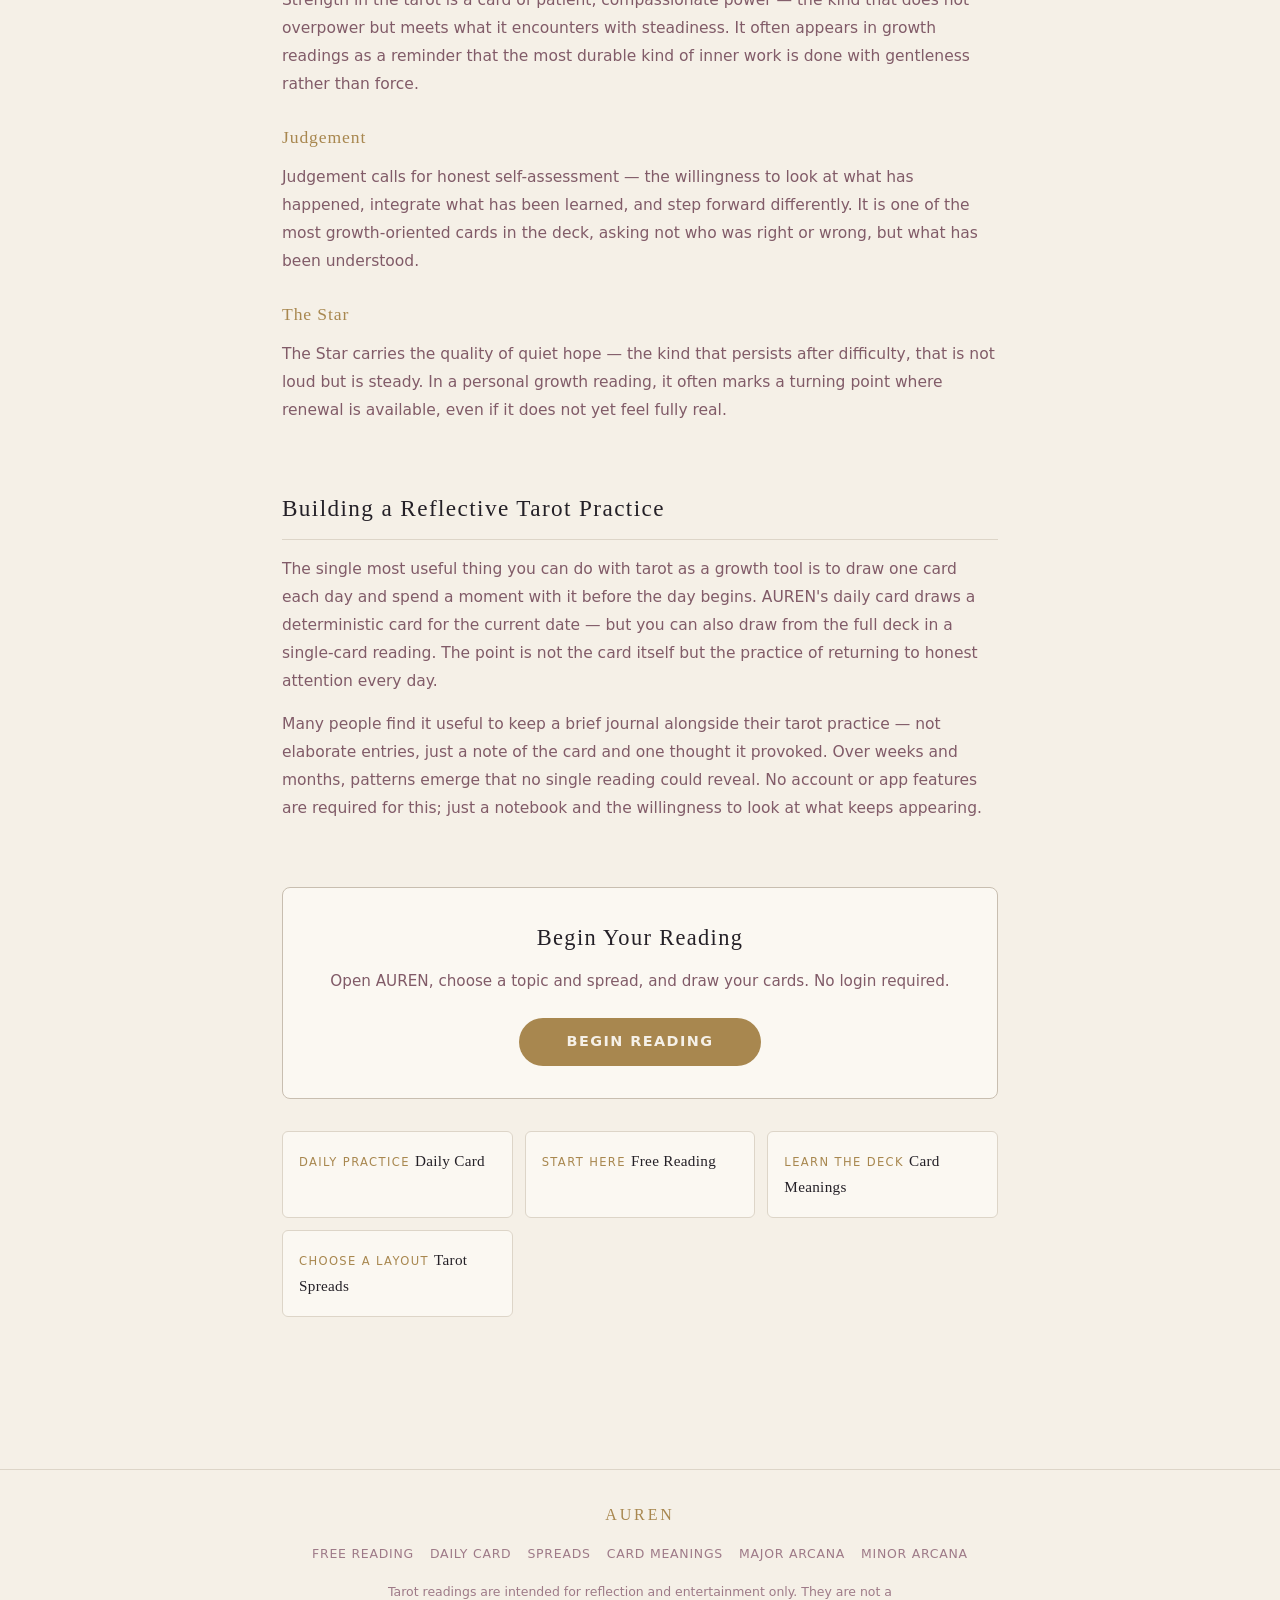
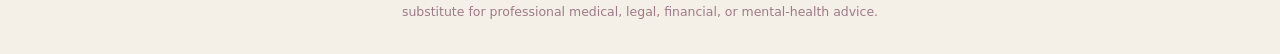
<file: personal-growth-tarot/index.html>
<!DOCTYPE html>
<html lang="en" data-theme="midnight">
<head>
  <meta charset="UTF-8">
  <meta name="viewport" content="width=device-width, initial-scale=1.0">
  <title>Personal Growth Tarot Reading — Free Online | AUREN</title>
  <meta name="description" content="A free personal growth tarot reading to explore self-understanding, inner work, and the path forward.">
  <meta property="og:title" content="Personal Growth Tarot Reading — Free Online | AUREN">
  <meta property="og:description" content="A free personal growth tarot reading to explore self-understanding, inner work, and the path forward.">
  <meta property="og:type" content="article">
  <meta property="og:url" content="https://aurentarot.pages.dev/personal-growth-tarot/">
  <meta name="twitter:card" content="summary">
  <meta name="twitter:title" content="Personal Growth Tarot Reading — Free Online | AUREN">
  <meta name="twitter:description" content="A free personal growth tarot reading to explore self-understanding, inner work, and the path forward.">
  <link rel="canonical" href="https://aurentarot.pages.dev/personal-growth-tarot/">
  <link rel="icon" type="image/svg+xml" href="../assets/favicon.svg">
  <link rel="stylesheet" href="../style.css">
  <link rel="stylesheet" href="../seo-page.css">
  <script src="../seo-page.js"></script>
  <script type="application/ld+json">
  {
    "@context": "https://schema.org",
    "@type": "WebPage",
    "name": "Personal Growth Tarot Reading — Free Online | AUREN",
    "description": "A free personal growth tarot reading to explore self-understanding, inner work, and the path forward.",
    "url": "https://aurentarot.pages.dev/personal-growth-tarot/",
    "breadcrumb": {
      "@type": "BreadcrumbList",
      "itemListElement": [
        {
          "@type": "ListItem",
          "position": 1,
          "name": "AUREN",
          "item": "https://aurentarot.pages.dev/"
        },
        {
          "@type": "ListItem",
          "position": 2,
          "name": "Personal Growth Tarot Reading",
          "item": "https://aurentarot.pages.dev/personal-growth-tarot/"
        }
      ]
    }
  }
  </script>
</head>
<body>
<a href="#main-content" class="skip-link">Skip to main content</a>
<nav class="site-nav" role="navigation" aria-label="Site navigation">
  <a href="../" class="site-nav-logo" aria-label="AUREN home">AUREN</a>
  <button class="nav-hamburger" aria-label="Toggle navigation" aria-expanded="false" aria-controls="nav-links">
    <span></span><span></span><span></span>
  </button>
  <ul class="site-nav-links" id="nav-links" role="list">
    <li><a href="../tarot-reading/">Free Reading</a></li>
    <li><a href="../daily-tarot/">Daily Card</a></li>
    <li><a href="../tarot-spreads/">Spreads</a></li>
    <li><a href="../tarot-card-meanings/">Card Meanings</a></li>
    <li><a href="../" class="nav-cta-link">Begin Reading</a></li>
  </ul>
  <button class="theme-toggle-static" aria-label="Toggle theme">☾ Midnight ↔ ☼ Moonlit</button>
</nav>
<nav aria-label="Breadcrumb" class="breadcrumb">
  <ol class="breadcrumb-list">
    <li><a href="../">AUREN</a></li>
    <li>Personal Growth Tarot Reading</li>
  </ol>
</nav>
<main id="main-content">

  <section class="page-hero">
    <p class="page-hero-eyebrow">SELF-INQUIRY &amp; INNER WORK</p>
    <h1>Personal Growth Tarot Reading</h1>
    <p class="page-hero-sub">A free reading to explore self-understanding, the patterns you carry, and where you might be heading.</p>
  </section>

  <div class="page-content">

    <section class="content-section">
      <h2>Tarot as a Tool for Self-Inquiry</h2>
      <p>Long before tarot was associated with fortune-telling, it was used as a tool for reflection — a way of asking structured questions and sitting with what the answers revealed. The growth reading returns to that original purpose: using the cards not to learn what will happen, but to understand what is already at work within you. What patterns are operating? What fears are shaping your choices? What possibility has not yet been named?</p>
      <p>This is not a new-age proposition; it is a practice of directed attention. The symbolic vocabulary of tarot is broad enough to touch most dimensions of human experience, and when you bring a genuine question to a reading, the cards will tend to surface what is already present and awaiting honest examination.</p>
    </section>

    <section class="content-section">
      <h2>How Tarot Supports Inner Work</h2>
      <p>The tarot's value in personal development lies in its capacity to mirror, reframe, and reflect back what we carry. A card does not add something new to your situation; it names something that is already there. The act of reading — sitting with a card, considering its image, holding its meaning lightly against your question — is itself a form of attention that many find clarifying. It is not unlike the process of journaling: not finding answers so much as revealing them through the act of asking honestly.</p>
    </section>

    <section class="content-section">
      <h2>Cards Often Meaningful for Growth</h2>

      <h3>The Hermit</h3>
      <p>The Hermit is the card of the inner journey — the retreat that is not avoidance but purposeful solitude. He carries his lantern inward, illuminating not the world but his own next step. His appearance may suggest that a period of quiet reflection is more valuable right now than outward movement.</p>

      <h3>The Hanged Man</h3>
      <p>The Hanged Man has voluntarily suspended himself — paused in a way that changes what he can see. This card often arrives when a shift in perspective, rather than a change in circumstances, is what is actually needed. The pause is not passive; it is a different kind of looking.</p>

      <h3>Strength</h3>
      <p>Strength in the tarot is a card of patient, compassionate power — the kind that does not overpower but meets what it encounters with steadiness. It often appears in growth readings as a reminder that the most durable kind of inner work is done with gentleness rather than force.</p>

      <h3>Judgement</h3>
      <p>Judgement calls for honest self-assessment — the willingness to look at what has happened, integrate what has been learned, and step forward differently. It is one of the most growth-oriented cards in the deck, asking not who was right or wrong, but what has been understood.</p>

      <h3>The Star</h3>
      <p>The Star carries the quality of quiet hope — the kind that persists after difficulty, that is not loud but is steady. In a personal growth reading, it often marks a turning point where renewal is available, even if it does not yet feel fully real.</p>
    </section>

    <section class="content-section">
      <h2>Building a Reflective Tarot Practice</h2>
      <p>The single most useful thing you can do with tarot as a growth tool is to draw one card each day and spend a moment with it before the day begins. AUREN's daily card draws a deterministic card for the current date — but you can also draw from the full deck in a single-card reading. The point is not the card itself but the practice of returning to honest attention every day.</p>
      <p>Many people find it useful to keep a brief journal alongside their tarot practice — not elaborate entries, just a note of the card and one thought it provoked. Over weeks and months, patterns emerge that no single reading could reveal. No account or app features are required for this; just a notebook and the willingness to look at what keeps appearing.</p>
    </section>

    <div class="cta-block">
      <h2>Begin Your Reading</h2>
      <p>Open AUREN, choose a topic and spread, and draw your cards. No login required.</p>
      <a href="../" class="btn-cta">Begin Reading</a>
    </div>

    <nav class="related-links" aria-label="Related pages">
      <a href="../daily-tarot/" class="related-link">
        <span class="related-link-label">Daily practice</span>
        <span class="related-link-title">Daily Card</span>
      </a>
      <a href="../" class="related-link">
        <span class="related-link-label">Start here</span>
        <span class="related-link-title">Free Reading</span>
      </a>
      <a href="../tarot-card-meanings/" class="related-link">
        <span class="related-link-label">Learn the deck</span>
        <span class="related-link-title">Card Meanings</span>
      </a>
      <a href="../tarot-spreads/" class="related-link">
        <span class="related-link-label">Choose a layout</span>
        <span class="related-link-title">Tarot Spreads</span>
      </a>
    </nav>

  </div>
</main>
<footer class="page-footer" role="contentinfo">
  <p class="page-footer-brand">AUREN</p>
  <ul class="page-footer-links">
    <li><a href="../">Free Reading</a></li>
    <li><a href="../daily-tarot/">Daily Card</a></li>
    <li><a href="../tarot-spreads/">Spreads</a></li>
    <li><a href="../tarot-card-meanings/">Card Meanings</a></li>
    <li><a href="../major-arcana/">Major Arcana</a></li>
    <li><a href="../minor-arcana/">Minor Arcana</a></li>
  </ul>
  <p class="page-footer-disclaimer">Tarot readings are intended for reflection and entertainment only. They are not a substitute for professional medical, legal, financial, or mental-health advice.</p>
</footer>
</body>
</html>
</file>
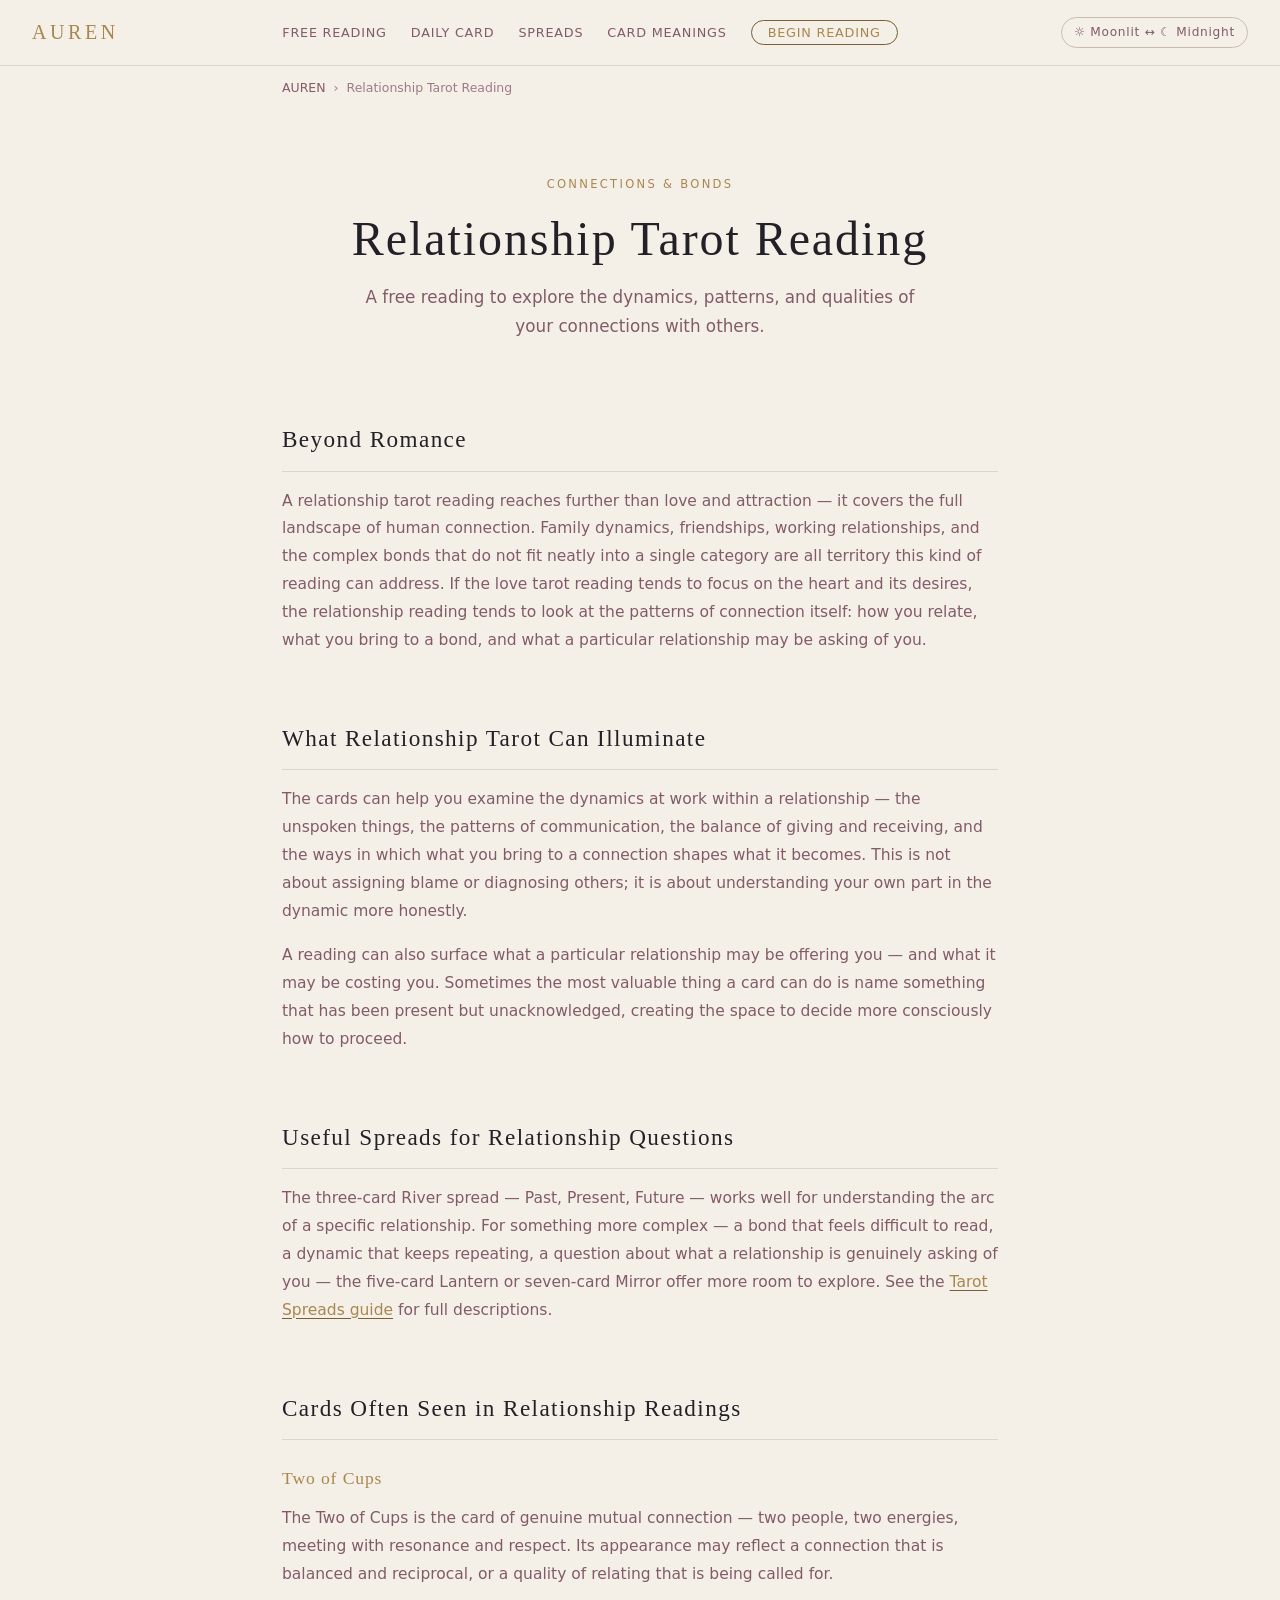
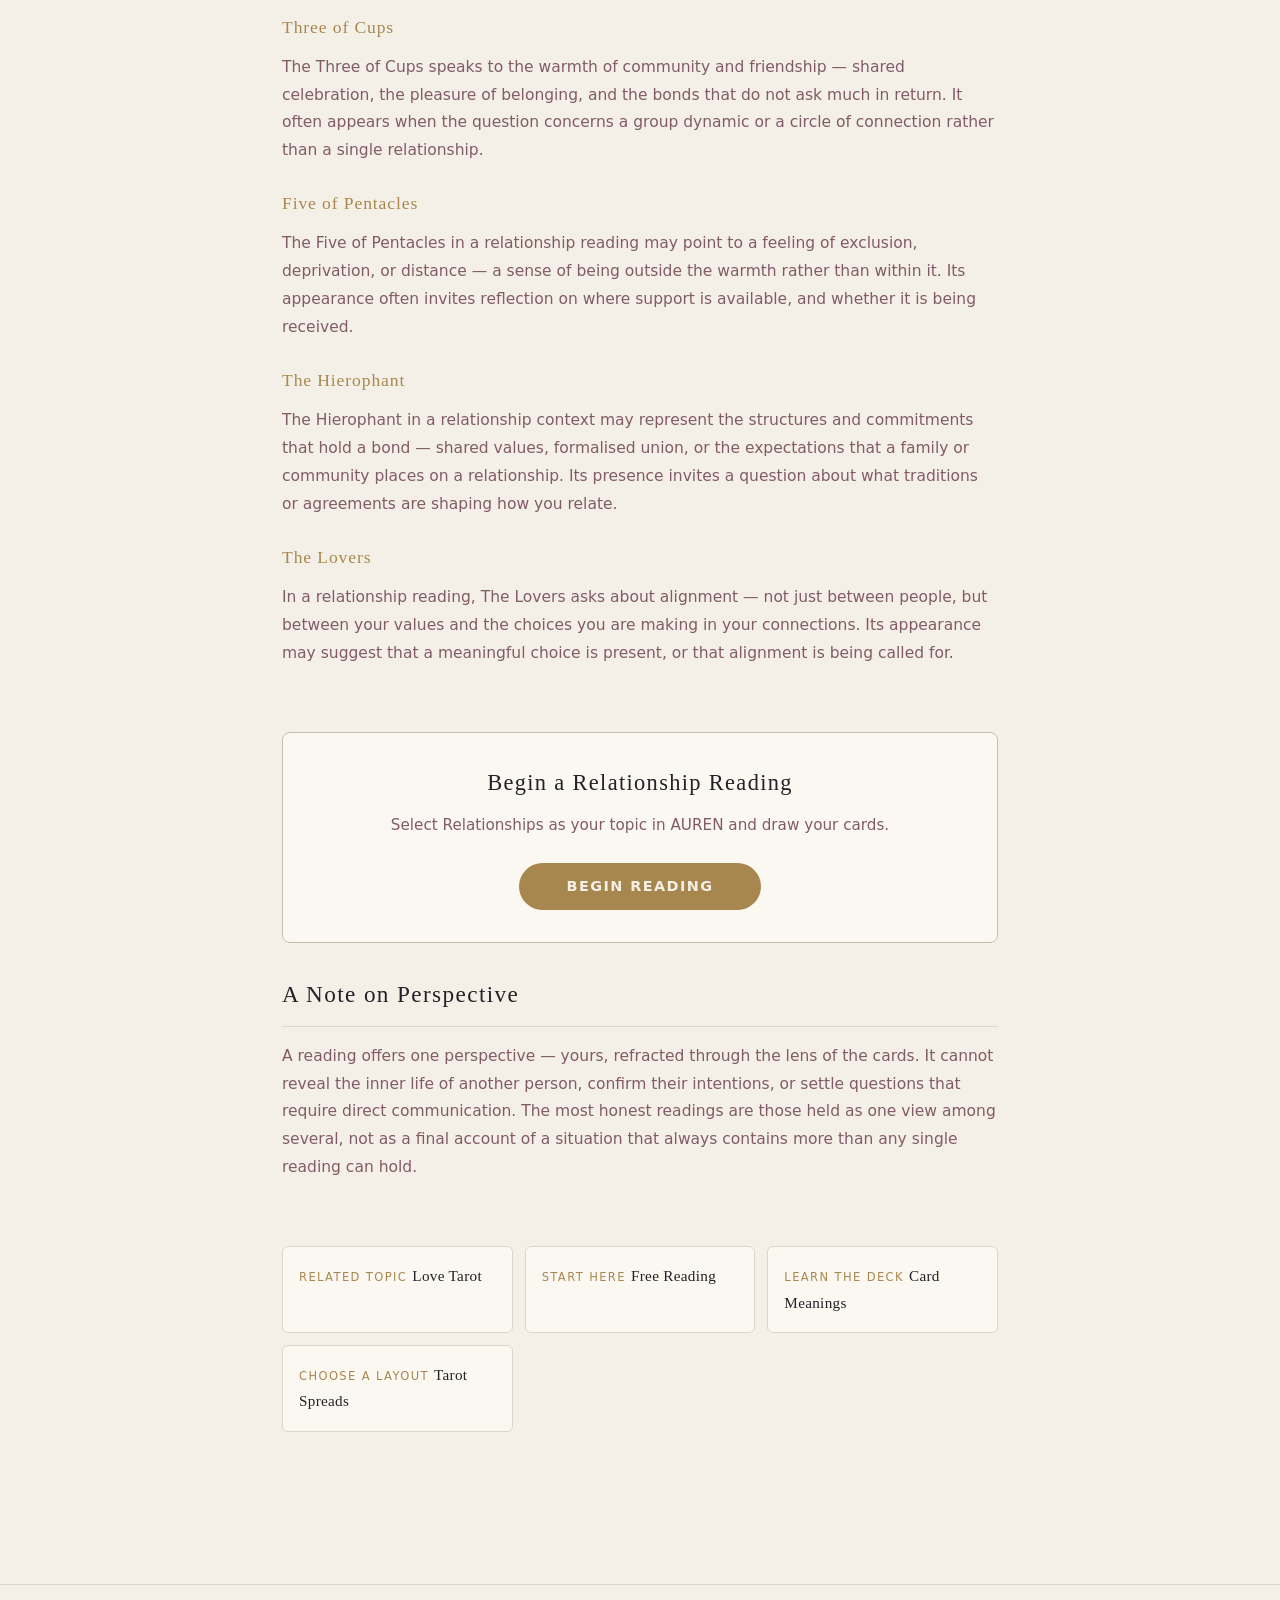
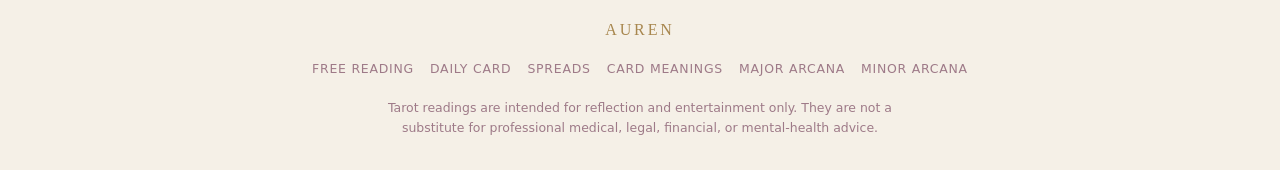
<file: relationships-tarot/index.html>
<!DOCTYPE html>
<html lang="en" data-theme="midnight">
<head>
  <meta charset="UTF-8">
  <meta name="viewport" content="width=device-width, initial-scale=1.0">
  <title>Relationship Tarot Reading — Free Online | AUREN</title>
  <meta name="description" content="A free relationship tarot reading to reflect on connections, bonds, and the dynamics between you and others.">
  <meta property="og:title" content="Relationship Tarot Reading — Free Online | AUREN">
  <meta property="og:description" content="A free relationship tarot reading to reflect on connections, bonds, and the dynamics between you and others.">
  <meta property="og:type" content="article">
  <meta property="og:url" content="https://aurentarot.pages.dev/relationships-tarot/">
  <meta name="twitter:card" content="summary">
  <meta name="twitter:title" content="Relationship Tarot Reading — Free Online | AUREN">
  <meta name="twitter:description" content="A free relationship tarot reading to reflect on connections, bonds, and the dynamics between you and others.">
  <link rel="canonical" href="https://aurentarot.pages.dev/relationships-tarot/">
  <link rel="icon" type="image/svg+xml" href="../assets/favicon.svg">
  <link rel="stylesheet" href="../style.css">
  <link rel="stylesheet" href="../seo-page.css">
  <script src="../seo-page.js"></script>
  <script type="application/ld+json">
  {
    "@context": "https://schema.org",
    "@type": "WebPage",
    "name": "Relationship Tarot Reading — Free Online | AUREN",
    "description": "A free relationship tarot reading to reflect on connections, bonds, and the dynamics between you and others.",
    "url": "https://aurentarot.pages.dev/relationships-tarot/",
    "breadcrumb": {
      "@type": "BreadcrumbList",
      "itemListElement": [
        {
          "@type": "ListItem",
          "position": 1,
          "name": "AUREN",
          "item": "https://aurentarot.pages.dev/"
        },
        {
          "@type": "ListItem",
          "position": 2,
          "name": "Relationship Tarot Reading",
          "item": "https://aurentarot.pages.dev/relationships-tarot/"
        }
      ]
    }
  }
  </script>
</head>
<body>
<a href="#main-content" class="skip-link">Skip to main content</a>
<nav class="site-nav" role="navigation" aria-label="Site navigation">
  <a href="../" class="site-nav-logo" aria-label="AUREN home">AUREN</a>
  <button class="nav-hamburger" aria-label="Toggle navigation" aria-expanded="false" aria-controls="nav-links">
    <span></span><span></span><span></span>
  </button>
  <ul class="site-nav-links" id="nav-links" role="list">
    <li><a href="../tarot-reading/">Free Reading</a></li>
    <li><a href="../daily-tarot/">Daily Card</a></li>
    <li><a href="../tarot-spreads/">Spreads</a></li>
    <li><a href="../tarot-card-meanings/">Card Meanings</a></li>
    <li><a href="../" class="nav-cta-link">Begin Reading</a></li>
  </ul>
  <button class="theme-toggle-static" aria-label="Toggle theme">☾ Midnight ↔ ☼ Moonlit</button>
</nav>
<nav aria-label="Breadcrumb" class="breadcrumb">
  <ol class="breadcrumb-list">
    <li><a href="../">AUREN</a></li>
    <li>Relationship Tarot Reading</li>
  </ol>
</nav>
<main id="main-content">

  <section class="page-hero">
    <p class="page-hero-eyebrow">CONNECTIONS &amp; BONDS</p>
    <h1>Relationship Tarot Reading</h1>
    <p class="page-hero-sub">A free reading to explore the dynamics, patterns, and qualities of your connections with others.</p>
  </section>

  <div class="page-content">

    <section class="content-section">
      <h2>Beyond Romance</h2>
      <p>A relationship tarot reading reaches further than love and attraction — it covers the full landscape of human connection. Family dynamics, friendships, working relationships, and the complex bonds that do not fit neatly into a single category are all territory this kind of reading can address. If the love tarot reading tends to focus on the heart and its desires, the relationship reading tends to look at the patterns of connection itself: how you relate, what you bring to a bond, and what a particular relationship may be asking of you.</p>
    </section>

    <section class="content-section">
      <h2>What Relationship Tarot Can Illuminate</h2>
      <p>The cards can help you examine the dynamics at work within a relationship — the unspoken things, the patterns of communication, the balance of giving and receiving, and the ways in which what you bring to a connection shapes what it becomes. This is not about assigning blame or diagnosing others; it is about understanding your own part in the dynamic more honestly.</p>
      <p>A reading can also surface what a particular relationship may be offering you — and what it may be costing you. Sometimes the most valuable thing a card can do is name something that has been present but unacknowledged, creating the space to decide more consciously how to proceed.</p>
    </section>

    <section class="content-section">
      <h2>Useful Spreads for Relationship Questions</h2>
      <p>The three-card River spread — Past, Present, Future — works well for understanding the arc of a specific relationship. For something more complex — a bond that feels difficult to read, a dynamic that keeps repeating, a question about what a relationship is genuinely asking of you — the five-card Lantern or seven-card Mirror offer more room to explore. See the <a href="../tarot-spreads/">Tarot Spreads guide</a> for full descriptions.</p>
    </section>

    <section class="content-section">
      <h2>Cards Often Seen in Relationship Readings</h2>

      <h3>Two of Cups</h3>
      <p>The Two of Cups is the card of genuine mutual connection — two people, two energies, meeting with resonance and respect. Its appearance may reflect a connection that is balanced and reciprocal, or a quality of relating that is being called for.</p>

      <h3>Three of Cups</h3>
      <p>The Three of Cups speaks to the warmth of community and friendship — shared celebration, the pleasure of belonging, and the bonds that do not ask much in return. It often appears when the question concerns a group dynamic or a circle of connection rather than a single relationship.</p>

      <h3>Five of Pentacles</h3>
      <p>The Five of Pentacles in a relationship reading may point to a feeling of exclusion, deprivation, or distance — a sense of being outside the warmth rather than within it. Its appearance often invites reflection on where support is available, and whether it is being received.</p>

      <h3>The Hierophant</h3>
      <p>The Hierophant in a relationship context may represent the structures and commitments that hold a bond — shared values, formalised union, or the expectations that a family or community places on a relationship. Its presence invites a question about what traditions or agreements are shaping how you relate.</p>

      <h3>The Lovers</h3>
      <p>In a relationship reading, The Lovers asks about alignment — not just between people, but between your values and the choices you are making in your connections. Its appearance may suggest that a meaningful choice is present, or that alignment is being called for.</p>
    </section>

    <div class="cta-block">
      <h2>Begin a Relationship Reading</h2>
      <p>Select Relationships as your topic in AUREN and draw your cards.</p>
      <a href="../" class="btn-cta">Begin Reading</a>
    </div>

    <section class="content-section">
      <h2>A Note on Perspective</h2>
      <p>A reading offers one perspective — yours, refracted through the lens of the cards. It cannot reveal the inner life of another person, confirm their intentions, or settle questions that require direct communication. The most honest readings are those held as one view among several, not as a final account of a situation that always contains more than any single reading can hold.</p>
    </section>

    <nav class="related-links" aria-label="Related pages">
      <a href="../love-tarot/" class="related-link">
        <span class="related-link-label">Related topic</span>
        <span class="related-link-title">Love Tarot</span>
      </a>
      <a href="../" class="related-link">
        <span class="related-link-label">Start here</span>
        <span class="related-link-title">Free Reading</span>
      </a>
      <a href="../tarot-card-meanings/" class="related-link">
        <span class="related-link-label">Learn the deck</span>
        <span class="related-link-title">Card Meanings</span>
      </a>
      <a href="../tarot-spreads/" class="related-link">
        <span class="related-link-label">Choose a layout</span>
        <span class="related-link-title">Tarot Spreads</span>
      </a>
    </nav>

  </div>
</main>
<footer class="page-footer" role="contentinfo">
  <p class="page-footer-brand">AUREN</p>
  <ul class="page-footer-links">
    <li><a href="../">Free Reading</a></li>
    <li><a href="../daily-tarot/">Daily Card</a></li>
    <li><a href="../tarot-spreads/">Spreads</a></li>
    <li><a href="../tarot-card-meanings/">Card Meanings</a></li>
    <li><a href="../major-arcana/">Major Arcana</a></li>
    <li><a href="../minor-arcana/">Minor Arcana</a></li>
  </ul>
  <p class="page-footer-disclaimer">Tarot readings are intended for reflection and entertainment only. They are not a substitute for professional medical, legal, financial, or mental-health advice.</p>
</footer>
</body>
</html>
</file>
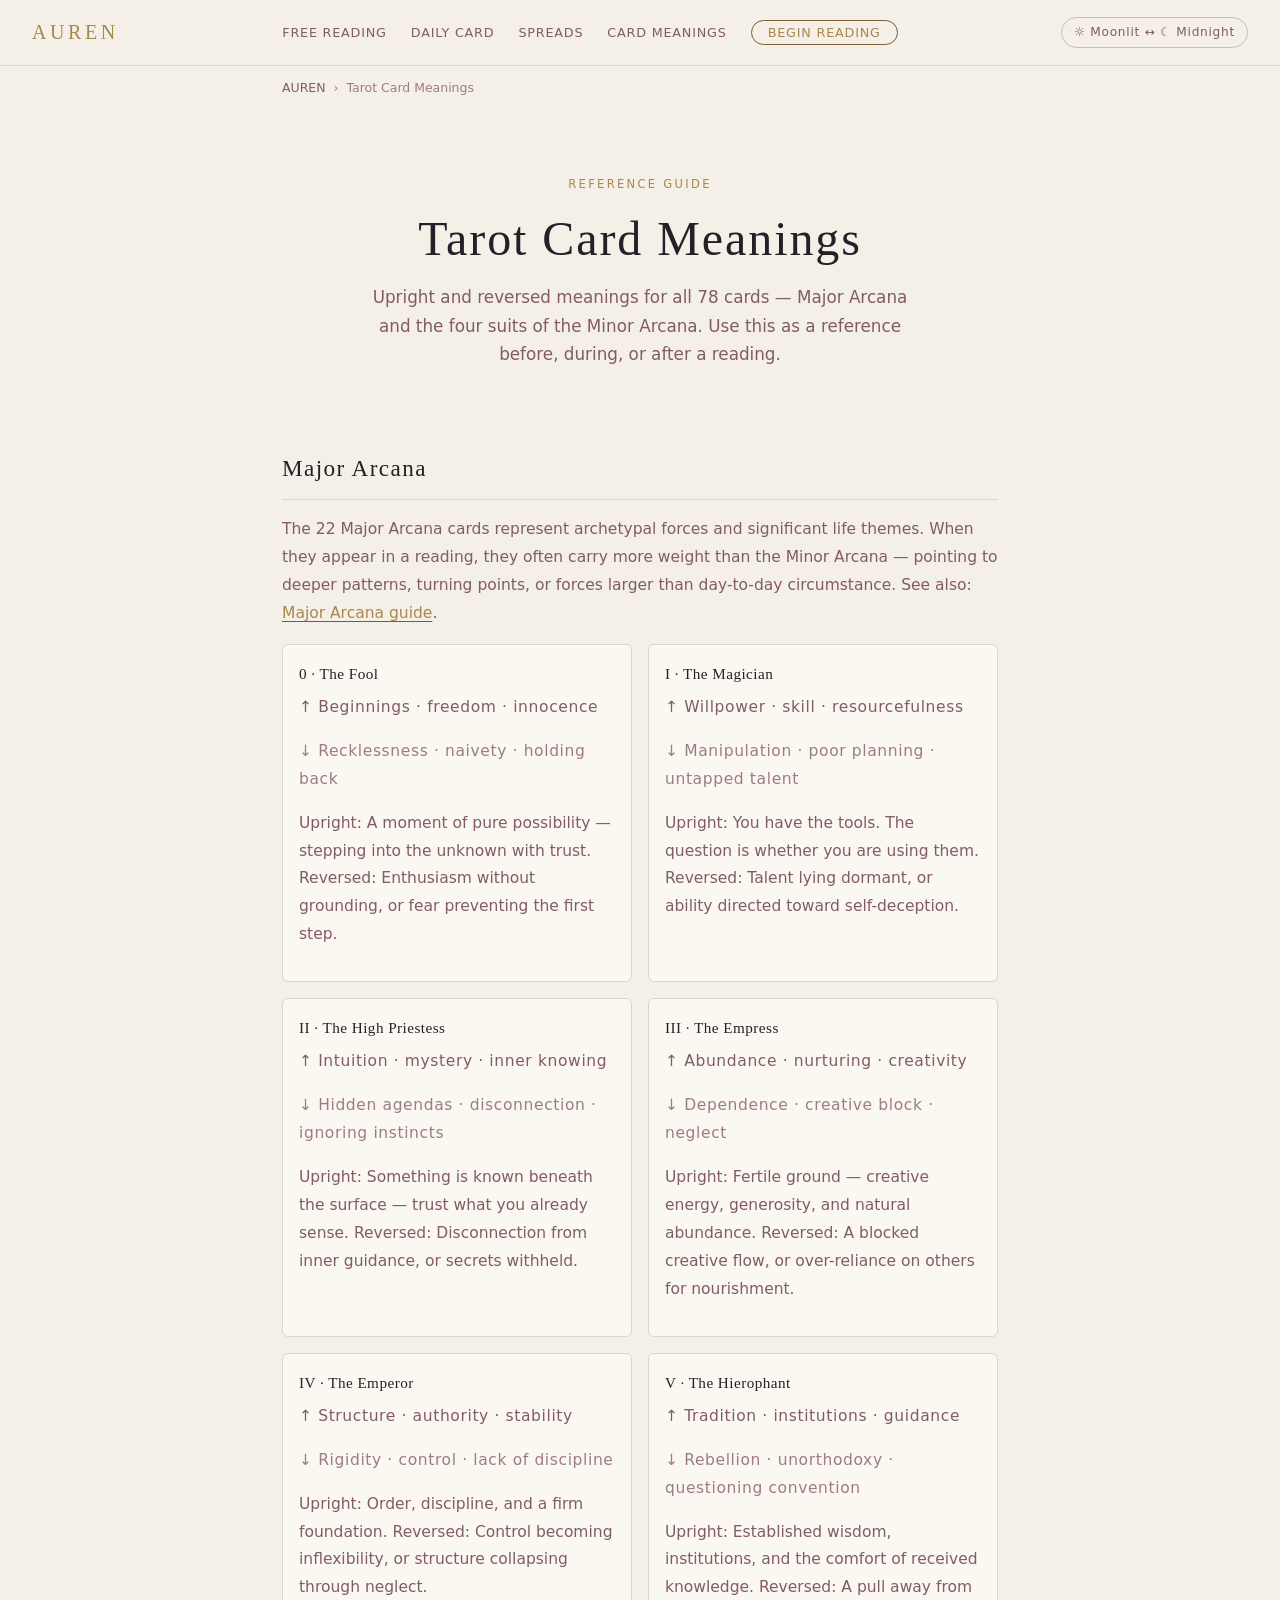
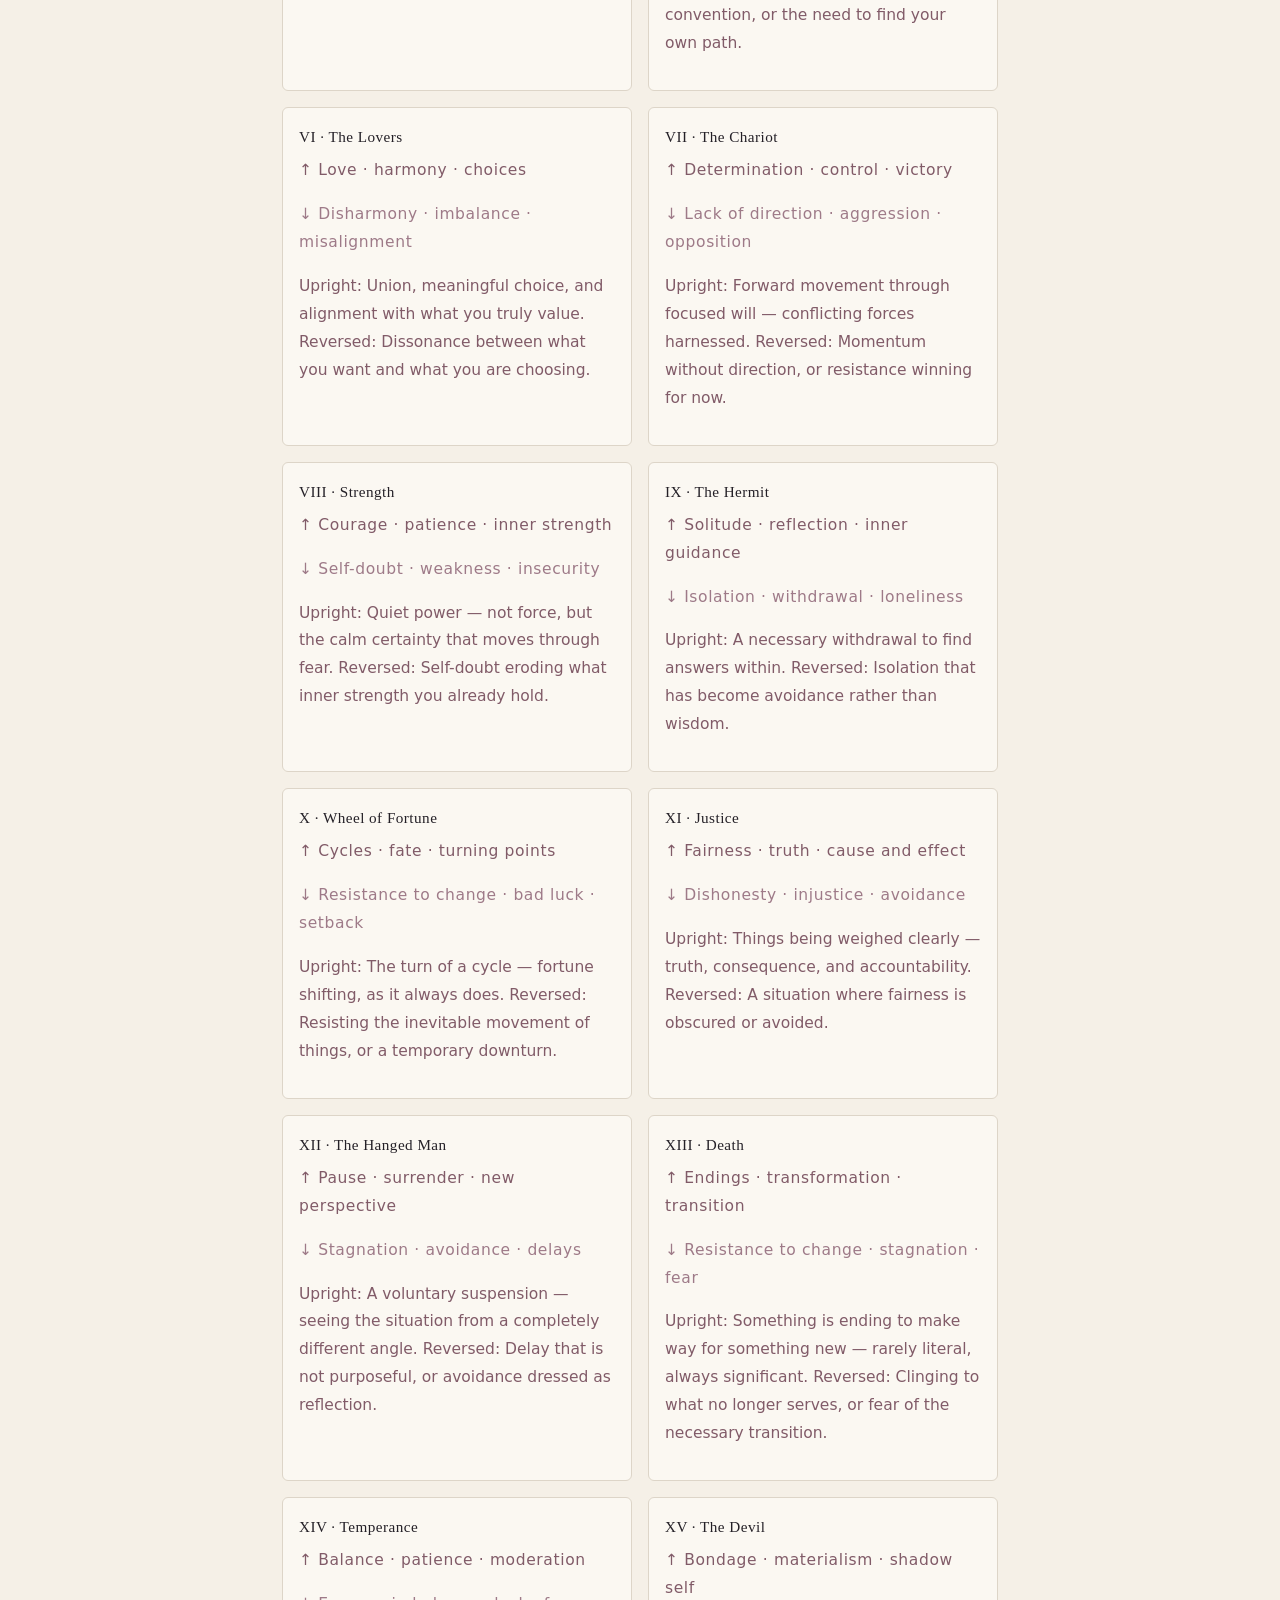
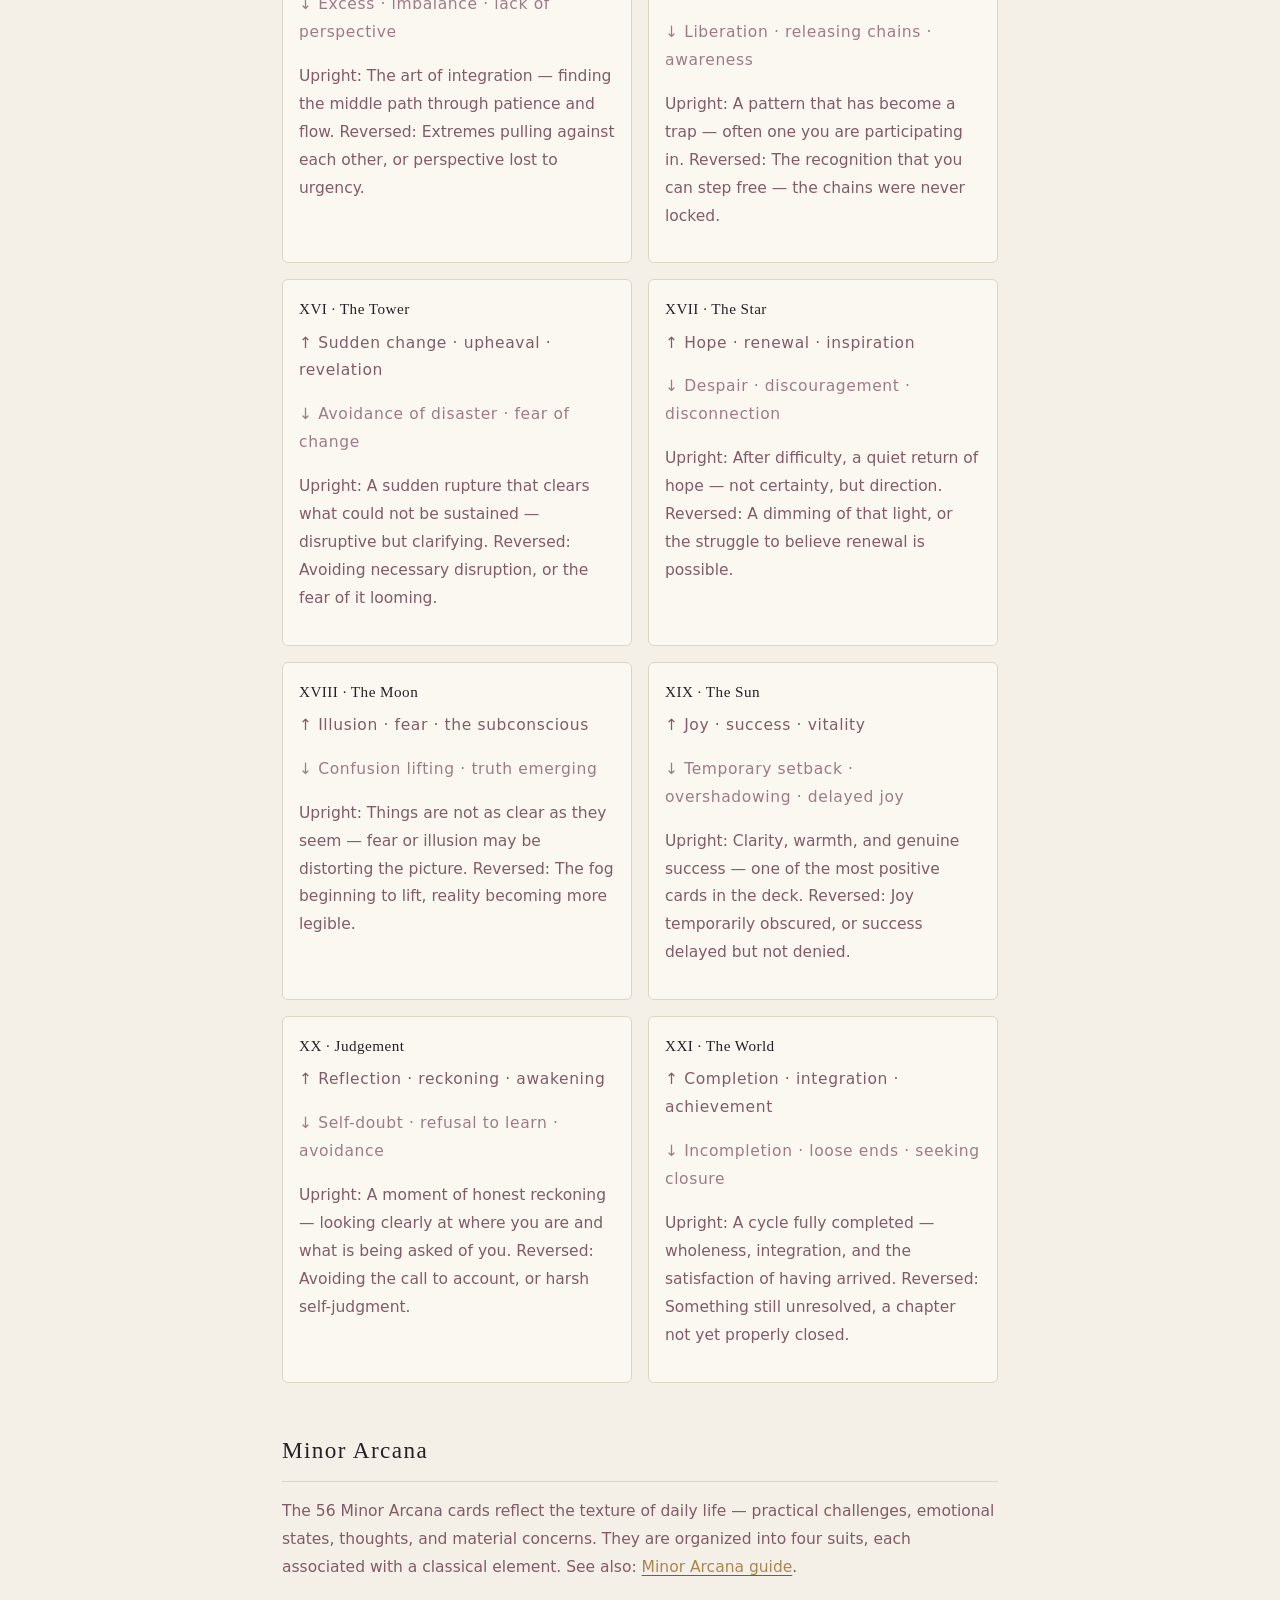
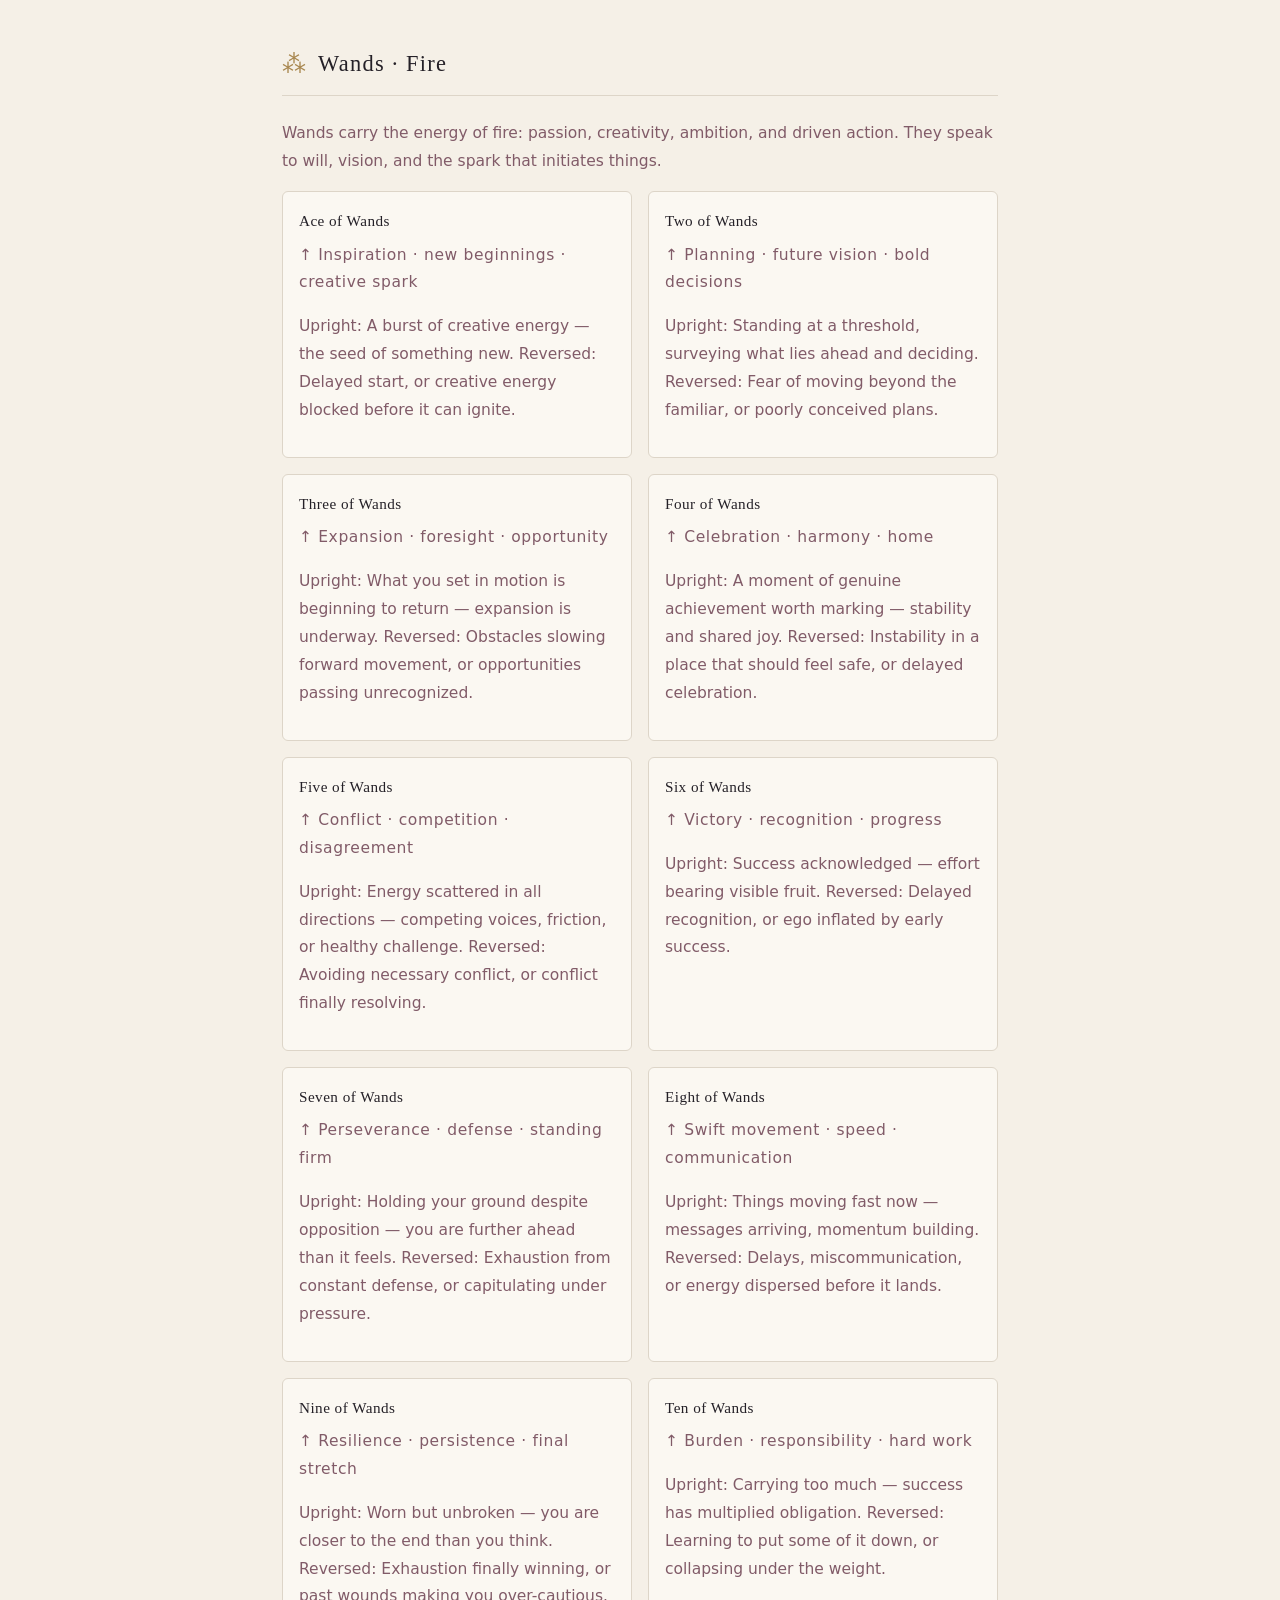
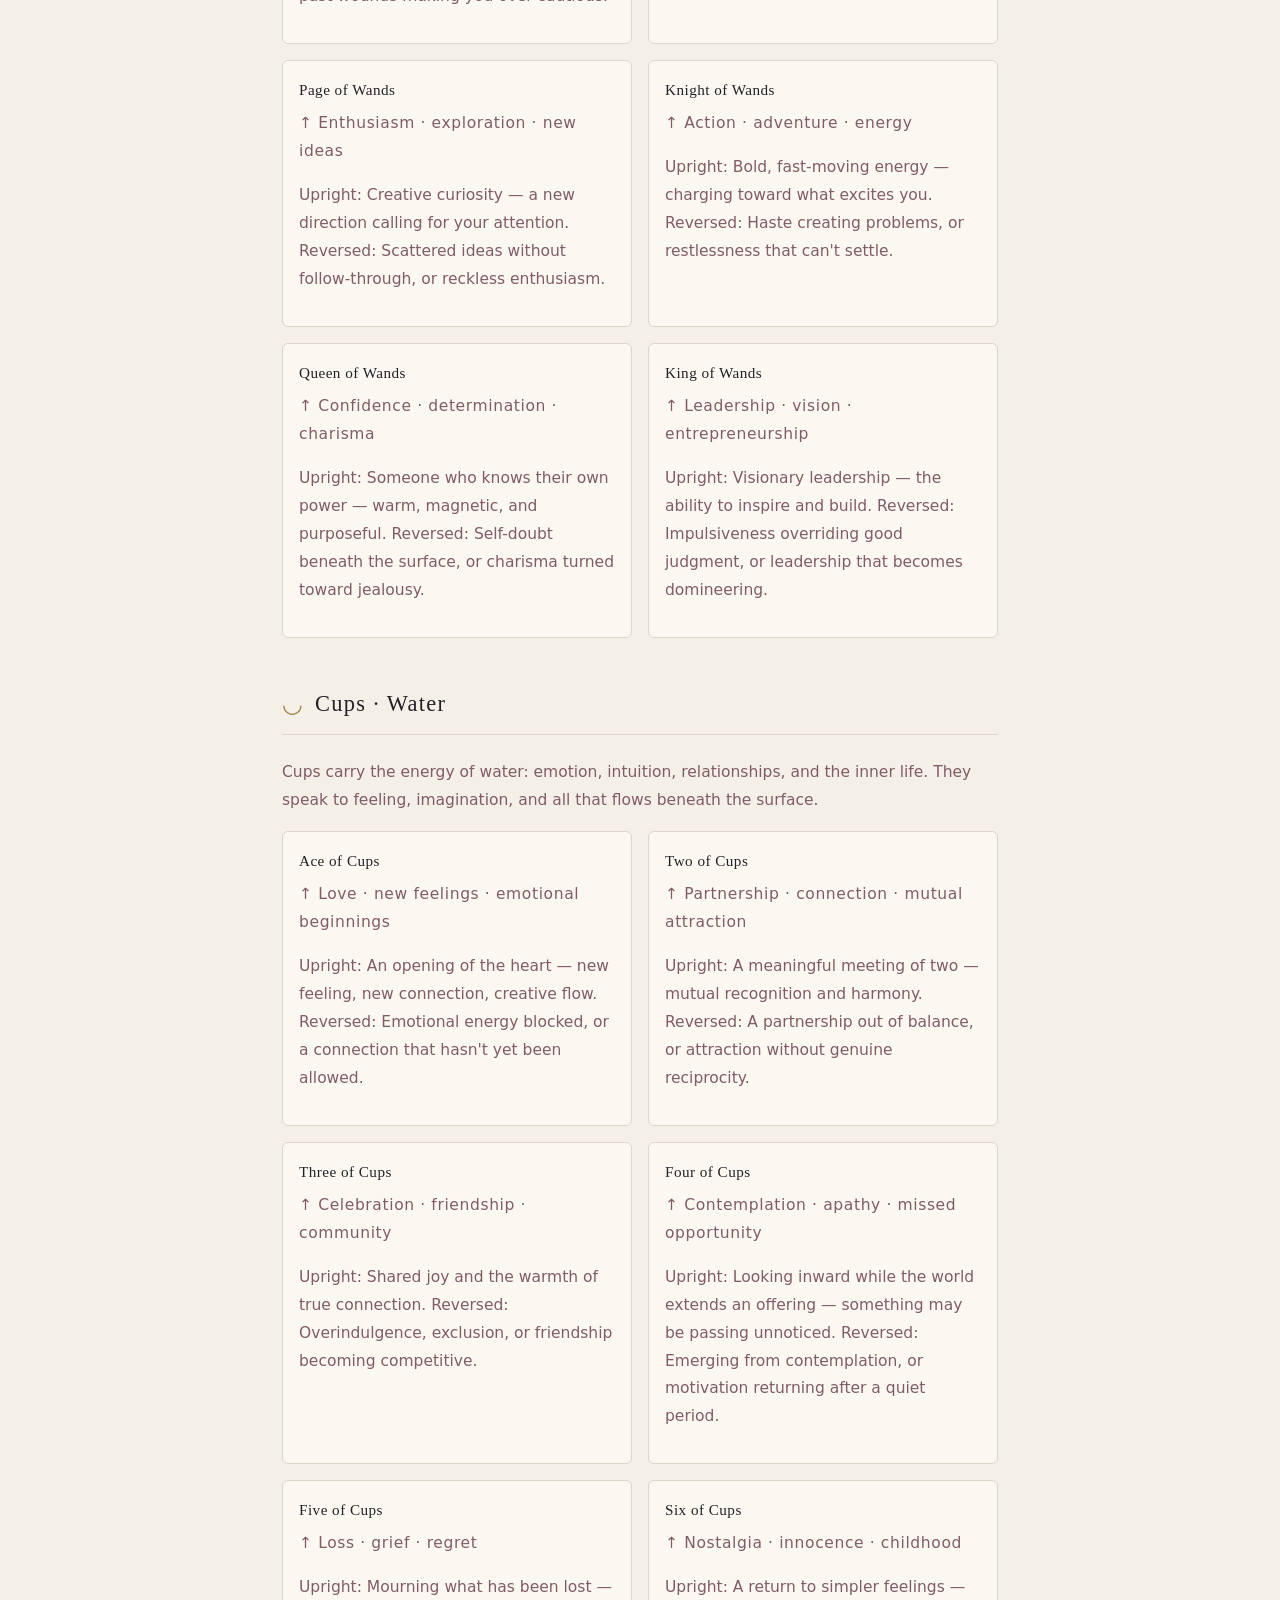
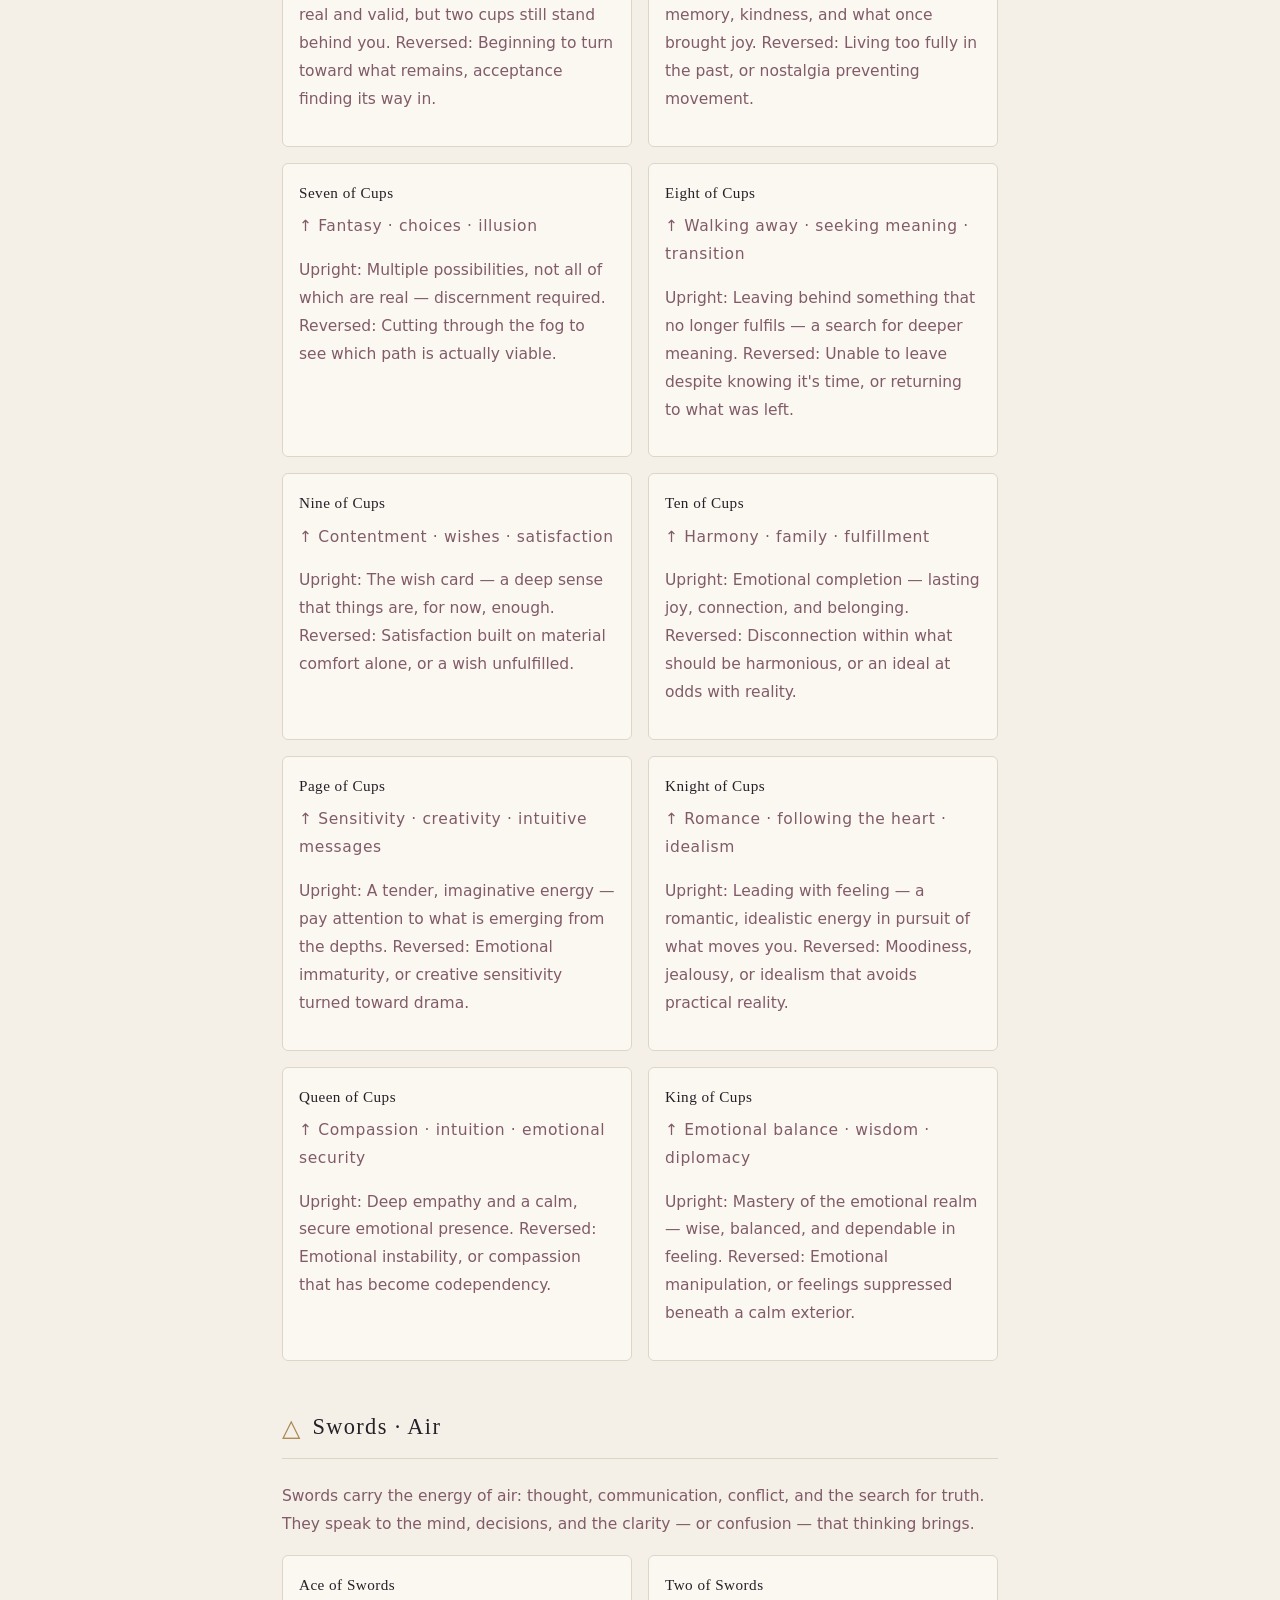
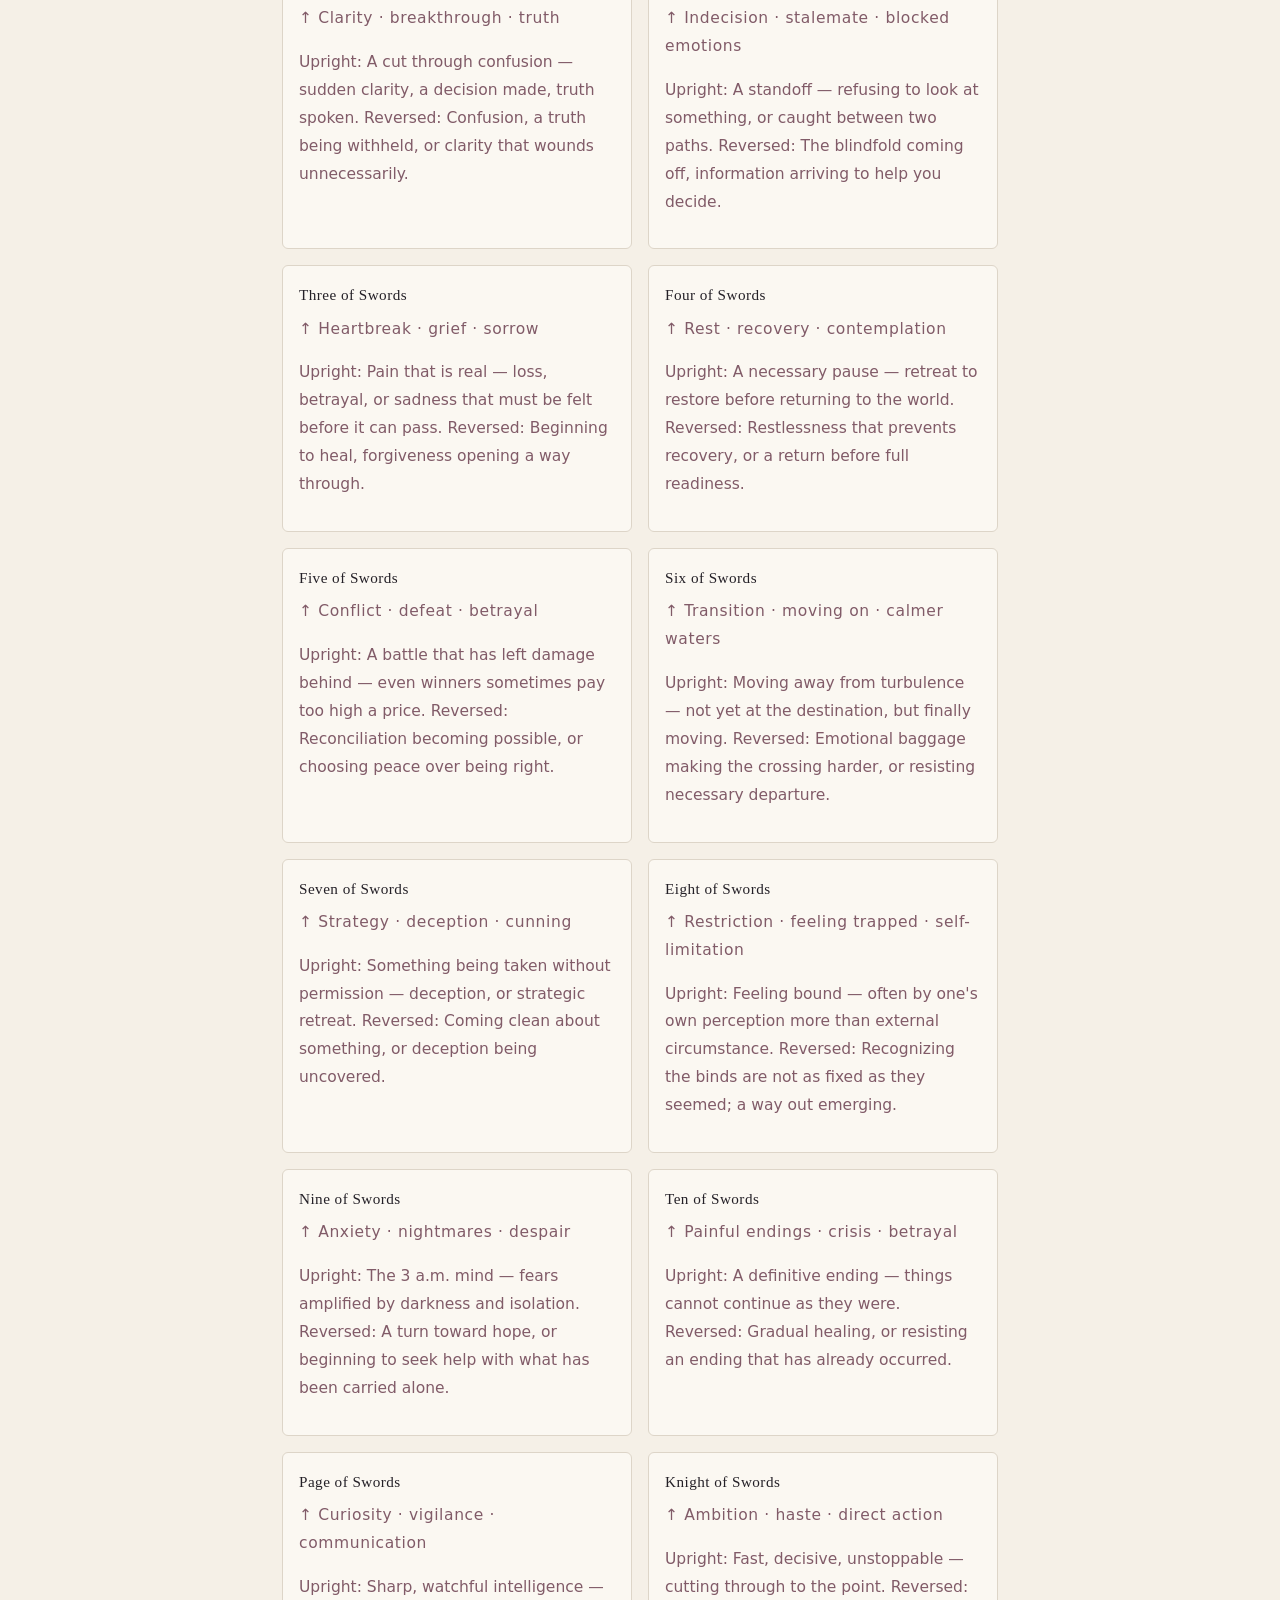
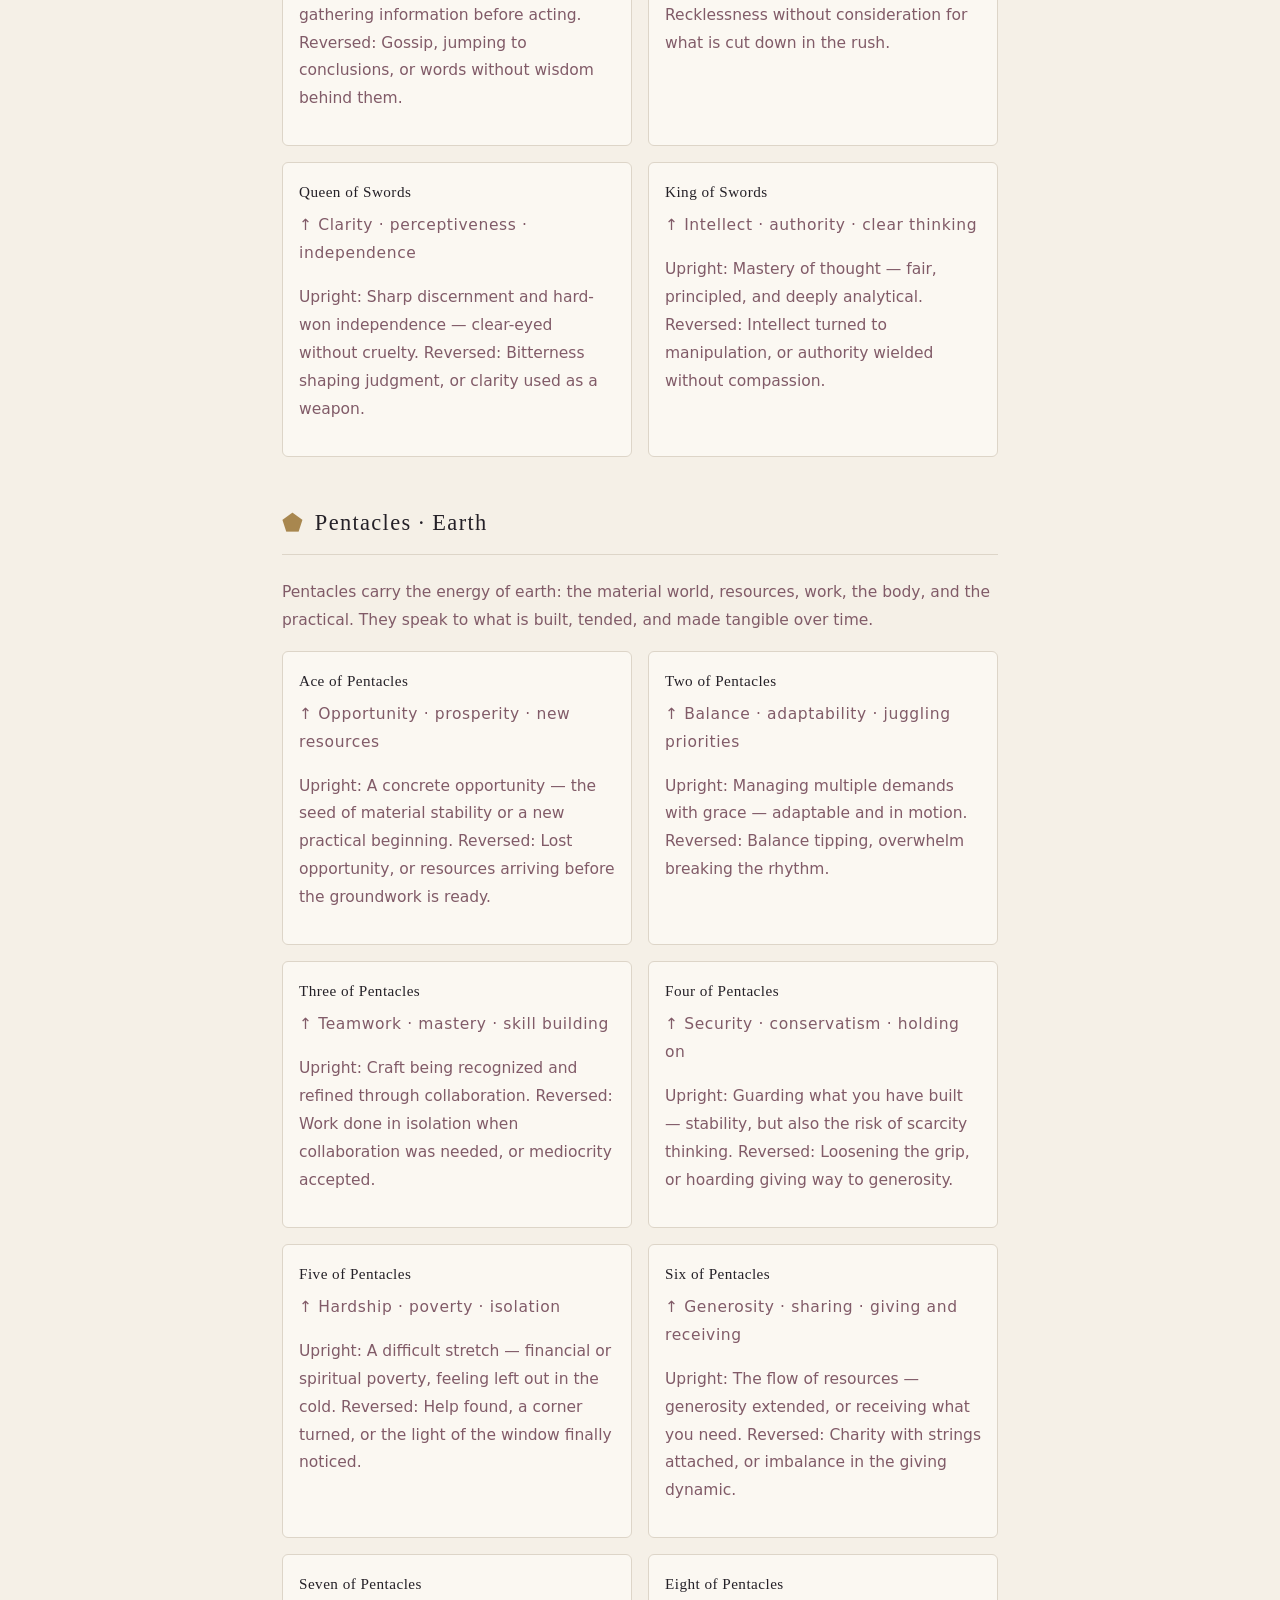
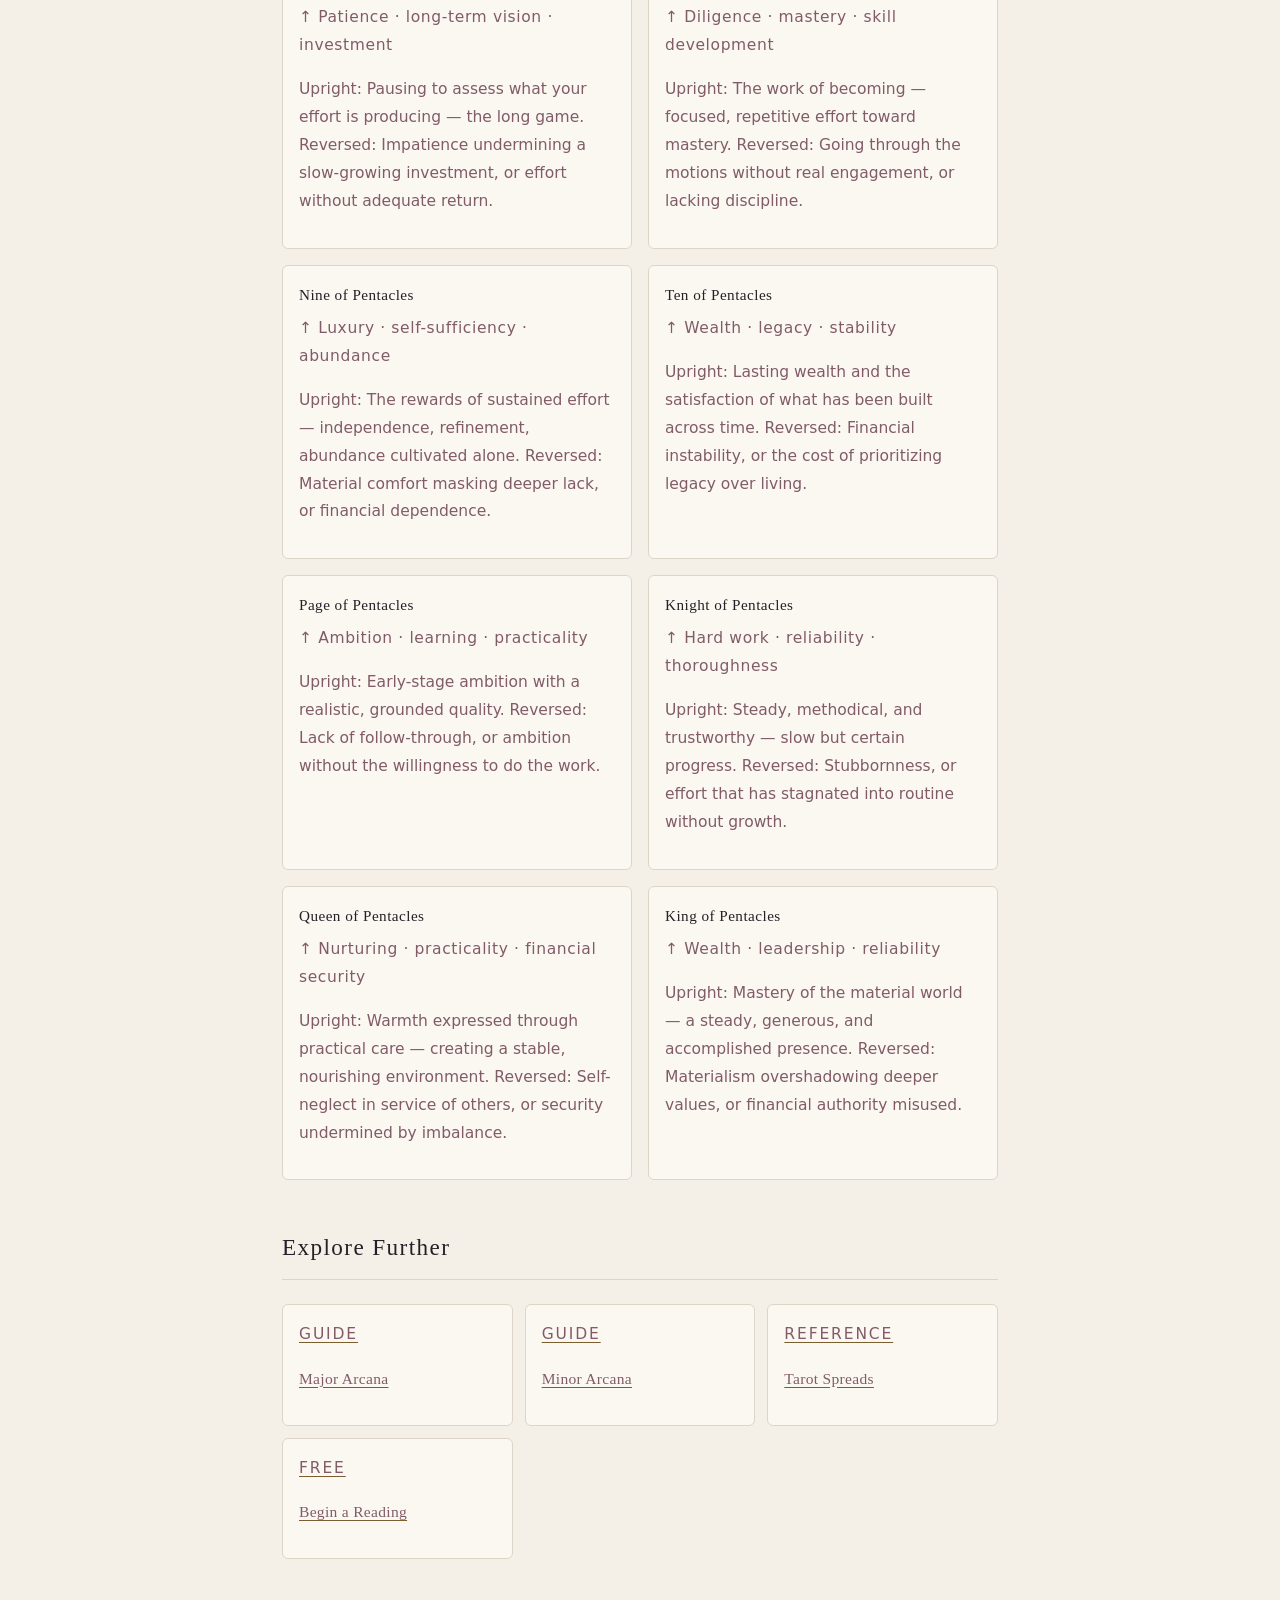
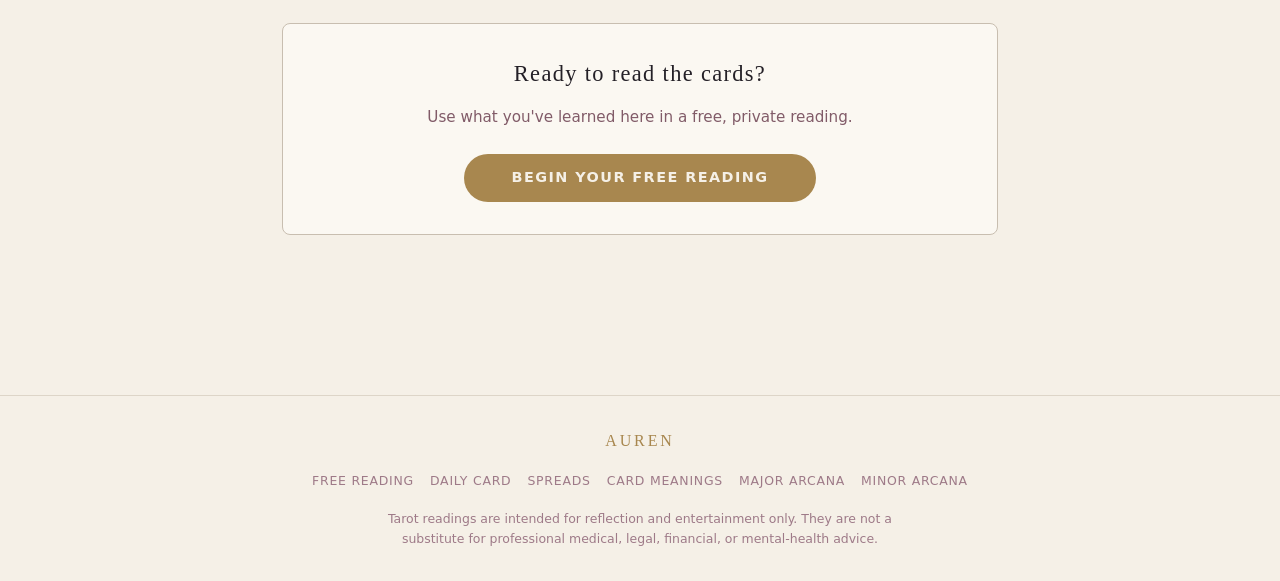
<file: tarot-card-meanings/index.html>
<!DOCTYPE html>
<html lang="en" data-theme="midnight">
<head>
  <meta charset="UTF-8">
  <meta name="viewport" content="width=device-width, initial-scale=1.0">
  <title>Tarot Card Meanings — All 78 Cards | AUREN</title>
  <meta name="description" content="Upright and reversed meanings for all 78 tarot cards — Major Arcana and all four suits of the Minor Arcana (Wands, Cups, Swords, Pentacles).">
  <meta property="og:title" content="Tarot Card Meanings — All 78 Cards | AUREN">
  <meta property="og:description" content="Upright and reversed meanings for all 78 tarot cards, organized by Major Arcana and Minor Arcana suits.">
  <meta property="og:type" content="article">
  <meta property="og:url" content="https://aurentarot.pages.dev/tarot-card-meanings/">
  <meta name="twitter:card" content="summary">
  <meta name="twitter:title" content="Tarot Card Meanings — All 78 Cards | AUREN">
  <meta name="twitter:description" content="Upright and reversed meanings for all 78 tarot cards.">
  <link rel="canonical" href="https://aurentarot.pages.dev/tarot-card-meanings/">
  <link rel="icon" type="image/svg+xml" href="../assets/favicon.svg">
  <link rel="stylesheet" href="../style.css">
  <link rel="stylesheet" href="../seo-page.css">
  <script src="../seo-page.js"></script>
  <script type="application/ld+json">
  {
    "@context": "https://schema.org",
    "@type": "WebPage",
    "name": "Tarot Card Meanings — All 78 Cards",
    "description": "Upright and reversed meanings for all 78 tarot cards.",
    "url": "https://aurentarot.pages.dev/tarot-card-meanings/",
    "breadcrumb": {
      "@type": "BreadcrumbList",
      "itemListElement": [
        {"@type": "ListItem","position": 1,"name": "AUREN","item": "https://aurentarot.pages.dev/"},
        {"@type": "ListItem","position": 2,"name": "Tarot Card Meanings","item": "https://aurentarot.pages.dev/tarot-card-meanings/"}
      ]
    }
  }
  </script>
</head>
<body>
<a href="#main-content" class="skip-link">Skip to main content</a>

<nav class="site-nav" role="navigation" aria-label="Site navigation">
  <a href="../" class="site-nav-logo" aria-label="AUREN home">AUREN</a>
  <button class="nav-hamburger" aria-label="Toggle navigation" aria-expanded="false" aria-controls="nav-links">
    <span></span><span></span><span></span>
  </button>
  <ul class="site-nav-links" id="nav-links" role="list">
    <li><a href="../tarot-reading/">Free Reading</a></li>
    <li><a href="../daily-tarot/">Daily Card</a></li>
    <li><a href="../tarot-spreads/">Spreads</a></li>
    <li><a href="../tarot-card-meanings/" aria-current="page">Card Meanings</a></li>
    <li><a href="../" class="nav-cta-link">Begin Reading</a></li>
  </ul>
  <button class="theme-toggle-static" aria-label="Toggle theme">☾ Midnight ↔ ☼ Moonlit</button>
</nav>

<nav aria-label="Breadcrumb" class="breadcrumb">
  <ol class="breadcrumb-list">
    <li><a href="../">AUREN</a></li>
    <li>Tarot Card Meanings</li>
  </ol>
</nav>

<main id="main-content">
  <div class="page-hero">
    <p class="page-hero-eyebrow">Reference Guide</p>
    <h1>Tarot Card Meanings</h1>
    <p class="page-hero-sub">Upright and reversed meanings for all 78 cards — Major Arcana and the four suits of the Minor Arcana. Use this as a reference before, during, or after a reading.</p>
  </div>

  <div class="page-content">

    <!-- Major Arcana -->
    <section class="card-grid-section content-section" aria-labelledby="major-arcana-heading">
      <h2 id="major-arcana-heading">Major Arcana</h2>
      <p>The 22 Major Arcana cards represent archetypal forces and significant life themes. When they appear in a reading, they often carry more weight than the Minor Arcana — pointing to deeper patterns, turning points, or forces larger than day-to-day circumstance. See also: <a href="../major-arcana/">Major Arcana guide</a>.</p>
      <div class="card-meanings-grid">

        <div class="card-meaning-item">
          <h4>0 · The Fool</h4>
          <p class="card-meaning-keywords">↑ Beginnings · freedom · innocence</p>
          <p class="card-meaning-keywords" style="color:var(--text-3)">↓ Recklessness · naivety · holding back</p>
          <p class="card-meaning-text">Upright: A moment of pure possibility — stepping into the unknown with trust. Reversed: Enthusiasm without grounding, or fear preventing the first step.</p>
        </div>

        <div class="card-meaning-item">
          <h4>I · The Magician</h4>
          <p class="card-meaning-keywords">↑ Willpower · skill · resourcefulness</p>
          <p class="card-meaning-keywords" style="color:var(--text-3)">↓ Manipulation · poor planning · untapped talent</p>
          <p class="card-meaning-text">Upright: You have the tools. The question is whether you are using them. Reversed: Talent lying dormant, or ability directed toward self-deception.</p>
        </div>

        <div class="card-meaning-item">
          <h4>II · The High Priestess</h4>
          <p class="card-meaning-keywords">↑ Intuition · mystery · inner knowing</p>
          <p class="card-meaning-keywords" style="color:var(--text-3)">↓ Hidden agendas · disconnection · ignoring instincts</p>
          <p class="card-meaning-text">Upright: Something is known beneath the surface — trust what you already sense. Reversed: Disconnection from inner guidance, or secrets withheld.</p>
        </div>

        <div class="card-meaning-item">
          <h4>III · The Empress</h4>
          <p class="card-meaning-keywords">↑ Abundance · nurturing · creativity</p>
          <p class="card-meaning-keywords" style="color:var(--text-3)">↓ Dependence · creative block · neglect</p>
          <p class="card-meaning-text">Upright: Fertile ground — creative energy, generosity, and natural abundance. Reversed: A blocked creative flow, or over-reliance on others for nourishment.</p>
        </div>

        <div class="card-meaning-item">
          <h4>IV · The Emperor</h4>
          <p class="card-meaning-keywords">↑ Structure · authority · stability</p>
          <p class="card-meaning-keywords" style="color:var(--text-3)">↓ Rigidity · control · lack of discipline</p>
          <p class="card-meaning-text">Upright: Order, discipline, and a firm foundation. Reversed: Control becoming inflexibility, or structure collapsing through neglect.</p>
        </div>

        <div class="card-meaning-item">
          <h4>V · The Hierophant</h4>
          <p class="card-meaning-keywords">↑ Tradition · institutions · guidance</p>
          <p class="card-meaning-keywords" style="color:var(--text-3)">↓ Rebellion · unorthodoxy · questioning convention</p>
          <p class="card-meaning-text">Upright: Established wisdom, institutions, and the comfort of received knowledge. Reversed: A pull away from convention, or the need to find your own path.</p>
        </div>

        <div class="card-meaning-item">
          <h4>VI · The Lovers</h4>
          <p class="card-meaning-keywords">↑ Love · harmony · choices</p>
          <p class="card-meaning-keywords" style="color:var(--text-3)">↓ Disharmony · imbalance · misalignment</p>
          <p class="card-meaning-text">Upright: Union, meaningful choice, and alignment with what you truly value. Reversed: Dissonance between what you want and what you are choosing.</p>
        </div>

        <div class="card-meaning-item">
          <h4>VII · The Chariot</h4>
          <p class="card-meaning-keywords">↑ Determination · control · victory</p>
          <p class="card-meaning-keywords" style="color:var(--text-3)">↓ Lack of direction · aggression · opposition</p>
          <p class="card-meaning-text">Upright: Forward movement through focused will — conflicting forces harnessed. Reversed: Momentum without direction, or resistance winning for now.</p>
        </div>

        <div class="card-meaning-item">
          <h4>VIII · Strength</h4>
          <p class="card-meaning-keywords">↑ Courage · patience · inner strength</p>
          <p class="card-meaning-keywords" style="color:var(--text-3)">↓ Self-doubt · weakness · insecurity</p>
          <p class="card-meaning-text">Upright: Quiet power — not force, but the calm certainty that moves through fear. Reversed: Self-doubt eroding what inner strength you already hold.</p>
        </div>

        <div class="card-meaning-item">
          <h4>IX · The Hermit</h4>
          <p class="card-meaning-keywords">↑ Solitude · reflection · inner guidance</p>
          <p class="card-meaning-keywords" style="color:var(--text-3)">↓ Isolation · withdrawal · loneliness</p>
          <p class="card-meaning-text">Upright: A necessary withdrawal to find answers within. Reversed: Isolation that has become avoidance rather than wisdom.</p>
        </div>

        <div class="card-meaning-item">
          <h4>X · Wheel of Fortune</h4>
          <p class="card-meaning-keywords">↑ Cycles · fate · turning points</p>
          <p class="card-meaning-keywords" style="color:var(--text-3)">↓ Resistance to change · bad luck · setback</p>
          <p class="card-meaning-text">Upright: The turn of a cycle — fortune shifting, as it always does. Reversed: Resisting the inevitable movement of things, or a temporary downturn.</p>
        </div>

        <div class="card-meaning-item">
          <h4>XI · Justice</h4>
          <p class="card-meaning-keywords">↑ Fairness · truth · cause and effect</p>
          <p class="card-meaning-keywords" style="color:var(--text-3)">↓ Dishonesty · injustice · avoidance</p>
          <p class="card-meaning-text">Upright: Things being weighed clearly — truth, consequence, and accountability. Reversed: A situation where fairness is obscured or avoided.</p>
        </div>

        <div class="card-meaning-item">
          <h4>XII · The Hanged Man</h4>
          <p class="card-meaning-keywords">↑ Pause · surrender · new perspective</p>
          <p class="card-meaning-keywords" style="color:var(--text-3)">↓ Stagnation · avoidance · delays</p>
          <p class="card-meaning-text">Upright: A voluntary suspension — seeing the situation from a completely different angle. Reversed: Delay that is not purposeful, or avoidance dressed as reflection.</p>
        </div>

        <div class="card-meaning-item">
          <h4>XIII · Death</h4>
          <p class="card-meaning-keywords">↑ Endings · transformation · transition</p>
          <p class="card-meaning-keywords" style="color:var(--text-3)">↓ Resistance to change · stagnation · fear</p>
          <p class="card-meaning-text">Upright: Something is ending to make way for something new — rarely literal, always significant. Reversed: Clinging to what no longer serves, or fear of the necessary transition.</p>
        </div>

        <div class="card-meaning-item">
          <h4>XIV · Temperance</h4>
          <p class="card-meaning-keywords">↑ Balance · patience · moderation</p>
          <p class="card-meaning-keywords" style="color:var(--text-3)">↓ Excess · imbalance · lack of perspective</p>
          <p class="card-meaning-text">Upright: The art of integration — finding the middle path through patience and flow. Reversed: Extremes pulling against each other, or perspective lost to urgency.</p>
        </div>

        <div class="card-meaning-item">
          <h4>XV · The Devil</h4>
          <p class="card-meaning-keywords">↑ Bondage · materialism · shadow self</p>
          <p class="card-meaning-keywords" style="color:var(--text-3)">↓ Liberation · releasing chains · awareness</p>
          <p class="card-meaning-text">Upright: A pattern that has become a trap — often one you are participating in. Reversed: The recognition that you can step free — the chains were never locked.</p>
        </div>

        <div class="card-meaning-item">
          <h4>XVI · The Tower</h4>
          <p class="card-meaning-keywords">↑ Sudden change · upheaval · revelation</p>
          <p class="card-meaning-keywords" style="color:var(--text-3)">↓ Avoidance of disaster · fear of change</p>
          <p class="card-meaning-text">Upright: A sudden rupture that clears what could not be sustained — disruptive but clarifying. Reversed: Avoiding necessary disruption, or the fear of it looming.</p>
        </div>

        <div class="card-meaning-item">
          <h4>XVII · The Star</h4>
          <p class="card-meaning-keywords">↑ Hope · renewal · inspiration</p>
          <p class="card-meaning-keywords" style="color:var(--text-3)">↓ Despair · discouragement · disconnection</p>
          <p class="card-meaning-text">Upright: After difficulty, a quiet return of hope — not certainty, but direction. Reversed: A dimming of that light, or the struggle to believe renewal is possible.</p>
        </div>

        <div class="card-meaning-item">
          <h4>XVIII · The Moon</h4>
          <p class="card-meaning-keywords">↑ Illusion · fear · the subconscious</p>
          <p class="card-meaning-keywords" style="color:var(--text-3)">↓ Confusion lifting · truth emerging</p>
          <p class="card-meaning-text">Upright: Things are not as clear as they seem — fear or illusion may be distorting the picture. Reversed: The fog beginning to lift, reality becoming more legible.</p>
        </div>

        <div class="card-meaning-item">
          <h4>XIX · The Sun</h4>
          <p class="card-meaning-keywords">↑ Joy · success · vitality</p>
          <p class="card-meaning-keywords" style="color:var(--text-3)">↓ Temporary setback · overshadowing · delayed joy</p>
          <p class="card-meaning-text">Upright: Clarity, warmth, and genuine success — one of the most positive cards in the deck. Reversed: Joy temporarily obscured, or success delayed but not denied.</p>
        </div>

        <div class="card-meaning-item">
          <h4>XX · Judgement</h4>
          <p class="card-meaning-keywords">↑ Reflection · reckoning · awakening</p>
          <p class="card-meaning-keywords" style="color:var(--text-3)">↓ Self-doubt · refusal to learn · avoidance</p>
          <p class="card-meaning-text">Upright: A moment of honest reckoning — looking clearly at where you are and what is being asked of you. Reversed: Avoiding the call to account, or harsh self-judgment.</p>
        </div>

        <div class="card-meaning-item">
          <h4>XXI · The World</h4>
          <p class="card-meaning-keywords">↑ Completion · integration · achievement</p>
          <p class="card-meaning-keywords" style="color:var(--text-3)">↓ Incompletion · loose ends · seeking closure</p>
          <p class="card-meaning-text">Upright: A cycle fully completed — wholeness, integration, and the satisfaction of having arrived. Reversed: Something still unresolved, a chapter not yet properly closed.</p>
        </div>

      </div>
    </section>

    <!-- Minor Arcana intro -->
    <section class="content-section" aria-labelledby="minor-intro-heading">
      <h2 id="minor-intro-heading">Minor Arcana</h2>
      <p>The 56 Minor Arcana cards reflect the texture of daily life — practical challenges, emotional states, thoughts, and material concerns. They are organized into four suits, each associated with a classical element. See also: <a href="../minor-arcana/">Minor Arcana guide</a>.</p>
    </section>

    <!-- Wands -->
    <section class="card-grid-section content-section" aria-labelledby="wands-heading">
      <div class="suit-header">
        <span class="suit-symbol" aria-hidden="true">⁂</span>
        <h2 id="wands-heading">Wands · Fire</h2>
      </div>
      <p>Wands carry the energy of fire: passion, creativity, ambition, and driven action. They speak to will, vision, and the spark that initiates things.</p>
      <div class="card-meanings-grid">
        <div class="card-meaning-item"><h4>Ace of Wands</h4><p class="card-meaning-keywords">↑ Inspiration · new beginnings · creative spark</p><p class="card-meaning-text">Upright: A burst of creative energy — the seed of something new. Reversed: Delayed start, or creative energy blocked before it can ignite.</p></div>
        <div class="card-meaning-item"><h4>Two of Wands</h4><p class="card-meaning-keywords">↑ Planning · future vision · bold decisions</p><p class="card-meaning-text">Upright: Standing at a threshold, surveying what lies ahead and deciding. Reversed: Fear of moving beyond the familiar, or poorly conceived plans.</p></div>
        <div class="card-meaning-item"><h4>Three of Wands</h4><p class="card-meaning-keywords">↑ Expansion · foresight · opportunity</p><p class="card-meaning-text">Upright: What you set in motion is beginning to return — expansion is underway. Reversed: Obstacles slowing forward movement, or opportunities passing unrecognized.</p></div>
        <div class="card-meaning-item"><h4>Four of Wands</h4><p class="card-meaning-keywords">↑ Celebration · harmony · home</p><p class="card-meaning-text">Upright: A moment of genuine achievement worth marking — stability and shared joy. Reversed: Instability in a place that should feel safe, or delayed celebration.</p></div>
        <div class="card-meaning-item"><h4>Five of Wands</h4><p class="card-meaning-keywords">↑ Conflict · competition · disagreement</p><p class="card-meaning-text">Upright: Energy scattered in all directions — competing voices, friction, or healthy challenge. Reversed: Avoiding necessary conflict, or conflict finally resolving.</p></div>
        <div class="card-meaning-item"><h4>Six of Wands</h4><p class="card-meaning-keywords">↑ Victory · recognition · progress</p><p class="card-meaning-text">Upright: Success acknowledged — effort bearing visible fruit. Reversed: Delayed recognition, or ego inflated by early success.</p></div>
        <div class="card-meaning-item"><h4>Seven of Wands</h4><p class="card-meaning-keywords">↑ Perseverance · defense · standing firm</p><p class="card-meaning-text">Upright: Holding your ground despite opposition — you are further ahead than it feels. Reversed: Exhaustion from constant defense, or capitulating under pressure.</p></div>
        <div class="card-meaning-item"><h4>Eight of Wands</h4><p class="card-meaning-keywords">↑ Swift movement · speed · communication</p><p class="card-meaning-text">Upright: Things moving fast now — messages arriving, momentum building. Reversed: Delays, miscommunication, or energy dispersed before it lands.</p></div>
        <div class="card-meaning-item"><h4>Nine of Wands</h4><p class="card-meaning-keywords">↑ Resilience · persistence · final stretch</p><p class="card-meaning-text">Upright: Worn but unbroken — you are closer to the end than you think. Reversed: Exhaustion finally winning, or past wounds making you over-cautious.</p></div>
        <div class="card-meaning-item"><h4>Ten of Wands</h4><p class="card-meaning-keywords">↑ Burden · responsibility · hard work</p><p class="card-meaning-text">Upright: Carrying too much — success has multiplied obligation. Reversed: Learning to put some of it down, or collapsing under the weight.</p></div>
        <div class="card-meaning-item"><h4>Page of Wands</h4><p class="card-meaning-keywords">↑ Enthusiasm · exploration · new ideas</p><p class="card-meaning-text">Upright: Creative curiosity — a new direction calling for your attention. Reversed: Scattered ideas without follow-through, or reckless enthusiasm.</p></div>
        <div class="card-meaning-item"><h4>Knight of Wands</h4><p class="card-meaning-keywords">↑ Action · adventure · energy</p><p class="card-meaning-text">Upright: Bold, fast-moving energy — charging toward what excites you. Reversed: Haste creating problems, or restlessness that can't settle.</p></div>
        <div class="card-meaning-item"><h4>Queen of Wands</h4><p class="card-meaning-keywords">↑ Confidence · determination · charisma</p><p class="card-meaning-text">Upright: Someone who knows their own power — warm, magnetic, and purposeful. Reversed: Self-doubt beneath the surface, or charisma turned toward jealousy.</p></div>
        <div class="card-meaning-item"><h4>King of Wands</h4><p class="card-meaning-keywords">↑ Leadership · vision · entrepreneurship</p><p class="card-meaning-text">Upright: Visionary leadership — the ability to inspire and build. Reversed: Impulsiveness overriding good judgment, or leadership that becomes domineering.</p></div>
      </div>
    </section>

    <!-- Cups -->
    <section class="card-grid-section content-section" aria-labelledby="cups-heading">
      <div class="suit-header">
        <span class="suit-symbol" aria-hidden="true">◡</span>
        <h2 id="cups-heading">Cups · Water</h2>
      </div>
      <p>Cups carry the energy of water: emotion, intuition, relationships, and the inner life. They speak to feeling, imagination, and all that flows beneath the surface.</p>
      <div class="card-meanings-grid">
        <div class="card-meaning-item"><h4>Ace of Cups</h4><p class="card-meaning-keywords">↑ Love · new feelings · emotional beginnings</p><p class="card-meaning-text">Upright: An opening of the heart — new feeling, new connection, creative flow. Reversed: Emotional energy blocked, or a connection that hasn't yet been allowed.</p></div>
        <div class="card-meaning-item"><h4>Two of Cups</h4><p class="card-meaning-keywords">↑ Partnership · connection · mutual attraction</p><p class="card-meaning-text">Upright: A meaningful meeting of two — mutual recognition and harmony. Reversed: A partnership out of balance, or attraction without genuine reciprocity.</p></div>
        <div class="card-meaning-item"><h4>Three of Cups</h4><p class="card-meaning-keywords">↑ Celebration · friendship · community</p><p class="card-meaning-text">Upright: Shared joy and the warmth of true connection. Reversed: Overindulgence, exclusion, or friendship becoming competitive.</p></div>
        <div class="card-meaning-item"><h4>Four of Cups</h4><p class="card-meaning-keywords">↑ Contemplation · apathy · missed opportunity</p><p class="card-meaning-text">Upright: Looking inward while the world extends an offering — something may be passing unnoticed. Reversed: Emerging from contemplation, or motivation returning after a quiet period.</p></div>
        <div class="card-meaning-item"><h4>Five of Cups</h4><p class="card-meaning-keywords">↑ Loss · grief · regret</p><p class="card-meaning-text">Upright: Mourning what has been lost — real and valid, but two cups still stand behind you. Reversed: Beginning to turn toward what remains, acceptance finding its way in.</p></div>
        <div class="card-meaning-item"><h4>Six of Cups</h4><p class="card-meaning-keywords">↑ Nostalgia · innocence · childhood</p><p class="card-meaning-text">Upright: A return to simpler feelings — memory, kindness, and what once brought joy. Reversed: Living too fully in the past, or nostalgia preventing movement.</p></div>
        <div class="card-meaning-item"><h4>Seven of Cups</h4><p class="card-meaning-keywords">↑ Fantasy · choices · illusion</p><p class="card-meaning-text">Upright: Multiple possibilities, not all of which are real — discernment required. Reversed: Cutting through the fog to see which path is actually viable.</p></div>
        <div class="card-meaning-item"><h4>Eight of Cups</h4><p class="card-meaning-keywords">↑ Walking away · seeking meaning · transition</p><p class="card-meaning-text">Upright: Leaving behind something that no longer fulfils — a search for deeper meaning. Reversed: Unable to leave despite knowing it's time, or returning to what was left.</p></div>
        <div class="card-meaning-item"><h4>Nine of Cups</h4><p class="card-meaning-keywords">↑ Contentment · wishes · satisfaction</p><p class="card-meaning-text">Upright: The wish card — a deep sense that things are, for now, enough. Reversed: Satisfaction built on material comfort alone, or a wish unfulfilled.</p></div>
        <div class="card-meaning-item"><h4>Ten of Cups</h4><p class="card-meaning-keywords">↑ Harmony · family · fulfillment</p><p class="card-meaning-text">Upright: Emotional completion — lasting joy, connection, and belonging. Reversed: Disconnection within what should be harmonious, or an ideal at odds with reality.</p></div>
        <div class="card-meaning-item"><h4>Page of Cups</h4><p class="card-meaning-keywords">↑ Sensitivity · creativity · intuitive messages</p><p class="card-meaning-text">Upright: A tender, imaginative energy — pay attention to what is emerging from the depths. Reversed: Emotional immaturity, or creative sensitivity turned toward drama.</p></div>
        <div class="card-meaning-item"><h4>Knight of Cups</h4><p class="card-meaning-keywords">↑ Romance · following the heart · idealism</p><p class="card-meaning-text">Upright: Leading with feeling — a romantic, idealistic energy in pursuit of what moves you. Reversed: Moodiness, jealousy, or idealism that avoids practical reality.</p></div>
        <div class="card-meaning-item"><h4>Queen of Cups</h4><p class="card-meaning-keywords">↑ Compassion · intuition · emotional security</p><p class="card-meaning-text">Upright: Deep empathy and a calm, secure emotional presence. Reversed: Emotional instability, or compassion that has become codependency.</p></div>
        <div class="card-meaning-item"><h4>King of Cups</h4><p class="card-meaning-keywords">↑ Emotional balance · wisdom · diplomacy</p><p class="card-meaning-text">Upright: Mastery of the emotional realm — wise, balanced, and dependable in feeling. Reversed: Emotional manipulation, or feelings suppressed beneath a calm exterior.</p></div>
      </div>
    </section>

    <!-- Swords -->
    <section class="card-grid-section content-section" aria-labelledby="swords-heading">
      <div class="suit-header">
        <span class="suit-symbol" aria-hidden="true">△</span>
        <h2 id="swords-heading">Swords · Air</h2>
      </div>
      <p>Swords carry the energy of air: thought, communication, conflict, and the search for truth. They speak to the mind, decisions, and the clarity — or confusion — that thinking brings.</p>
      <div class="card-meanings-grid">
        <div class="card-meaning-item"><h4>Ace of Swords</h4><p class="card-meaning-keywords">↑ Clarity · breakthrough · truth</p><p class="card-meaning-text">Upright: A cut through confusion — sudden clarity, a decision made, truth spoken. Reversed: Confusion, a truth being withheld, or clarity that wounds unnecessarily.</p></div>
        <div class="card-meaning-item"><h4>Two of Swords</h4><p class="card-meaning-keywords">↑ Indecision · stalemate · blocked emotions</p><p class="card-meaning-text">Upright: A standoff — refusing to look at something, or caught between two paths. Reversed: The blindfold coming off, information arriving to help you decide.</p></div>
        <div class="card-meaning-item"><h4>Three of Swords</h4><p class="card-meaning-keywords">↑ Heartbreak · grief · sorrow</p><p class="card-meaning-text">Upright: Pain that is real — loss, betrayal, or sadness that must be felt before it can pass. Reversed: Beginning to heal, forgiveness opening a way through.</p></div>
        <div class="card-meaning-item"><h4>Four of Swords</h4><p class="card-meaning-keywords">↑ Rest · recovery · contemplation</p><p class="card-meaning-text">Upright: A necessary pause — retreat to restore before returning to the world. Reversed: Restlessness that prevents recovery, or a return before full readiness.</p></div>
        <div class="card-meaning-item"><h4>Five of Swords</h4><p class="card-meaning-keywords">↑ Conflict · defeat · betrayal</p><p class="card-meaning-text">Upright: A battle that has left damage behind — even winners sometimes pay too high a price. Reversed: Reconciliation becoming possible, or choosing peace over being right.</p></div>
        <div class="card-meaning-item"><h4>Six of Swords</h4><p class="card-meaning-keywords">↑ Transition · moving on · calmer waters</p><p class="card-meaning-text">Upright: Moving away from turbulence — not yet at the destination, but finally moving. Reversed: Emotional baggage making the crossing harder, or resisting necessary departure.</p></div>
        <div class="card-meaning-item"><h4>Seven of Swords</h4><p class="card-meaning-keywords">↑ Strategy · deception · cunning</p><p class="card-meaning-text">Upright: Something being taken without permission — deception, or strategic retreat. Reversed: Coming clean about something, or deception being uncovered.</p></div>
        <div class="card-meaning-item"><h4>Eight of Swords</h4><p class="card-meaning-keywords">↑ Restriction · feeling trapped · self-limitation</p><p class="card-meaning-text">Upright: Feeling bound — often by one's own perception more than external circumstance. Reversed: Recognizing the binds are not as fixed as they seemed; a way out emerging.</p></div>
        <div class="card-meaning-item"><h4>Nine of Swords</h4><p class="card-meaning-keywords">↑ Anxiety · nightmares · despair</p><p class="card-meaning-text">Upright: The 3 a.m. mind — fears amplified by darkness and isolation. Reversed: A turn toward hope, or beginning to seek help with what has been carried alone.</p></div>
        <div class="card-meaning-item"><h4>Ten of Swords</h4><p class="card-meaning-keywords">↑ Painful endings · crisis · betrayal</p><p class="card-meaning-text">Upright: A definitive ending — things cannot continue as they were. Reversed: Gradual healing, or resisting an ending that has already occurred.</p></div>
        <div class="card-meaning-item"><h4>Page of Swords</h4><p class="card-meaning-keywords">↑ Curiosity · vigilance · communication</p><p class="card-meaning-text">Upright: Sharp, watchful intelligence — gathering information before acting. Reversed: Gossip, jumping to conclusions, or words without wisdom behind them.</p></div>
        <div class="card-meaning-item"><h4>Knight of Swords</h4><p class="card-meaning-keywords">↑ Ambition · haste · direct action</p><p class="card-meaning-text">Upright: Fast, decisive, unstoppable — cutting through to the point. Reversed: Recklessness without consideration for what is cut down in the rush.</p></div>
        <div class="card-meaning-item"><h4>Queen of Swords</h4><p class="card-meaning-keywords">↑ Clarity · perceptiveness · independence</p><p class="card-meaning-text">Upright: Sharp discernment and hard-won independence — clear-eyed without cruelty. Reversed: Bitterness shaping judgment, or clarity used as a weapon.</p></div>
        <div class="card-meaning-item"><h4>King of Swords</h4><p class="card-meaning-keywords">↑ Intellect · authority · clear thinking</p><p class="card-meaning-text">Upright: Mastery of thought — fair, principled, and deeply analytical. Reversed: Intellect turned to manipulation, or authority wielded without compassion.</p></div>
      </div>
    </section>

    <!-- Pentacles -->
    <section class="card-grid-section content-section" aria-labelledby="pentacles-heading">
      <div class="suit-header">
        <span class="suit-symbol" aria-hidden="true">⬟</span>
        <h2 id="pentacles-heading">Pentacles · Earth</h2>
      </div>
      <p>Pentacles carry the energy of earth: the material world, resources, work, the body, and the practical. They speak to what is built, tended, and made tangible over time.</p>
      <div class="card-meanings-grid">
        <div class="card-meaning-item"><h4>Ace of Pentacles</h4><p class="card-meaning-keywords">↑ Opportunity · prosperity · new resources</p><p class="card-meaning-text">Upright: A concrete opportunity — the seed of material stability or a new practical beginning. Reversed: Lost opportunity, or resources arriving before the groundwork is ready.</p></div>
        <div class="card-meaning-item"><h4>Two of Pentacles</h4><p class="card-meaning-keywords">↑ Balance · adaptability · juggling priorities</p><p class="card-meaning-text">Upright: Managing multiple demands with grace — adaptable and in motion. Reversed: Balance tipping, overwhelm breaking the rhythm.</p></div>
        <div class="card-meaning-item"><h4>Three of Pentacles</h4><p class="card-meaning-keywords">↑ Teamwork · mastery · skill building</p><p class="card-meaning-text">Upright: Craft being recognized and refined through collaboration. Reversed: Work done in isolation when collaboration was needed, or mediocrity accepted.</p></div>
        <div class="card-meaning-item"><h4>Four of Pentacles</h4><p class="card-meaning-keywords">↑ Security · conservatism · holding on</p><p class="card-meaning-text">Upright: Guarding what you have built — stability, but also the risk of scarcity thinking. Reversed: Loosening the grip, or hoarding giving way to generosity.</p></div>
        <div class="card-meaning-item"><h4>Five of Pentacles</h4><p class="card-meaning-keywords">↑ Hardship · poverty · isolation</p><p class="card-meaning-text">Upright: A difficult stretch — financial or spiritual poverty, feeling left out in the cold. Reversed: Help found, a corner turned, or the light of the window finally noticed.</p></div>
        <div class="card-meaning-item"><h4>Six of Pentacles</h4><p class="card-meaning-keywords">↑ Generosity · sharing · giving and receiving</p><p class="card-meaning-text">Upright: The flow of resources — generosity extended, or receiving what you need. Reversed: Charity with strings attached, or imbalance in the giving dynamic.</p></div>
        <div class="card-meaning-item"><h4>Seven of Pentacles</h4><p class="card-meaning-keywords">↑ Patience · long-term vision · investment</p><p class="card-meaning-text">Upright: Pausing to assess what your effort is producing — the long game. Reversed: Impatience undermining a slow-growing investment, or effort without adequate return.</p></div>
        <div class="card-meaning-item"><h4>Eight of Pentacles</h4><p class="card-meaning-keywords">↑ Diligence · mastery · skill development</p><p class="card-meaning-text">Upright: The work of becoming — focused, repetitive effort toward mastery. Reversed: Going through the motions without real engagement, or lacking discipline.</p></div>
        <div class="card-meaning-item"><h4>Nine of Pentacles</h4><p class="card-meaning-keywords">↑ Luxury · self-sufficiency · abundance</p><p class="card-meaning-text">Upright: The rewards of sustained effort — independence, refinement, abundance cultivated alone. Reversed: Material comfort masking deeper lack, or financial dependence.</p></div>
        <div class="card-meaning-item"><h4>Ten of Pentacles</h4><p class="card-meaning-keywords">↑ Wealth · legacy · stability</p><p class="card-meaning-text">Upright: Lasting wealth and the satisfaction of what has been built across time. Reversed: Financial instability, or the cost of prioritizing legacy over living.</p></div>
        <div class="card-meaning-item"><h4>Page of Pentacles</h4><p class="card-meaning-keywords">↑ Ambition · learning · practicality</p><p class="card-meaning-text">Upright: Early-stage ambition with a realistic, grounded quality. Reversed: Lack of follow-through, or ambition without the willingness to do the work.</p></div>
        <div class="card-meaning-item"><h4>Knight of Pentacles</h4><p class="card-meaning-keywords">↑ Hard work · reliability · thoroughness</p><p class="card-meaning-text">Upright: Steady, methodical, and trustworthy — slow but certain progress. Reversed: Stubbornness, or effort that has stagnated into routine without growth.</p></div>
        <div class="card-meaning-item"><h4>Queen of Pentacles</h4><p class="card-meaning-keywords">↑ Nurturing · practicality · financial security</p><p class="card-meaning-text">Upright: Warmth expressed through practical care — creating a stable, nourishing environment. Reversed: Self-neglect in service of others, or security undermined by imbalance.</p></div>
        <div class="card-meaning-item"><h4>King of Pentacles</h4><p class="card-meaning-keywords">↑ Wealth · leadership · reliability</p><p class="card-meaning-text">Upright: Mastery of the material world — a steady, generous, and accomplished presence. Reversed: Materialism overshadowing deeper values, or financial authority misused.</p></div>
      </div>
    </section>

    <!-- Internal links -->
    <section class="content-section" aria-labelledby="explore-heading">
      <h2 id="explore-heading">Explore Further</h2>
      <div class="related-links">
        <a href="../major-arcana/" class="related-link">
          <p class="related-link-label">Guide</p>
          <p class="related-link-title">Major Arcana</p>
        </a>
        <a href="../minor-arcana/" class="related-link">
          <p class="related-link-label">Guide</p>
          <p class="related-link-title">Minor Arcana</p>
        </a>
        <a href="../tarot-spreads/" class="related-link">
          <p class="related-link-label">Reference</p>
          <p class="related-link-title">Tarot Spreads</p>
        </a>
        <a href="../tarot-reading/" class="related-link">
          <p class="related-link-label">Free</p>
          <p class="related-link-title">Begin a Reading</p>
        </a>
      </div>
    </section>

    <div class="cta-block">
      <h2>Ready to read the cards?</h2>
      <p>Use what you've learned here in a free, private reading.</p>
      <a href="../" class="btn-cta">Begin Your Free Reading</a>
    </div>

  </div>
</main>

<footer class="page-footer" role="contentinfo">
  <p class="page-footer-brand">AUREN</p>
  <ul class="page-footer-links">
    <li><a href="../">Free Reading</a></li>
    <li><a href="../daily-tarot/">Daily Card</a></li>
    <li><a href="../tarot-spreads/">Spreads</a></li>
    <li><a href="../tarot-card-meanings/">Card Meanings</a></li>
    <li><a href="../major-arcana/">Major Arcana</a></li>
    <li><a href="../minor-arcana/">Minor Arcana</a></li>
  </ul>
  <p class="page-footer-disclaimer">Tarot readings are intended for reflection and entertainment only. They are not a substitute for professional medical, legal, financial, or mental-health advice.</p>
</footer>

</body>
</html>
</file>
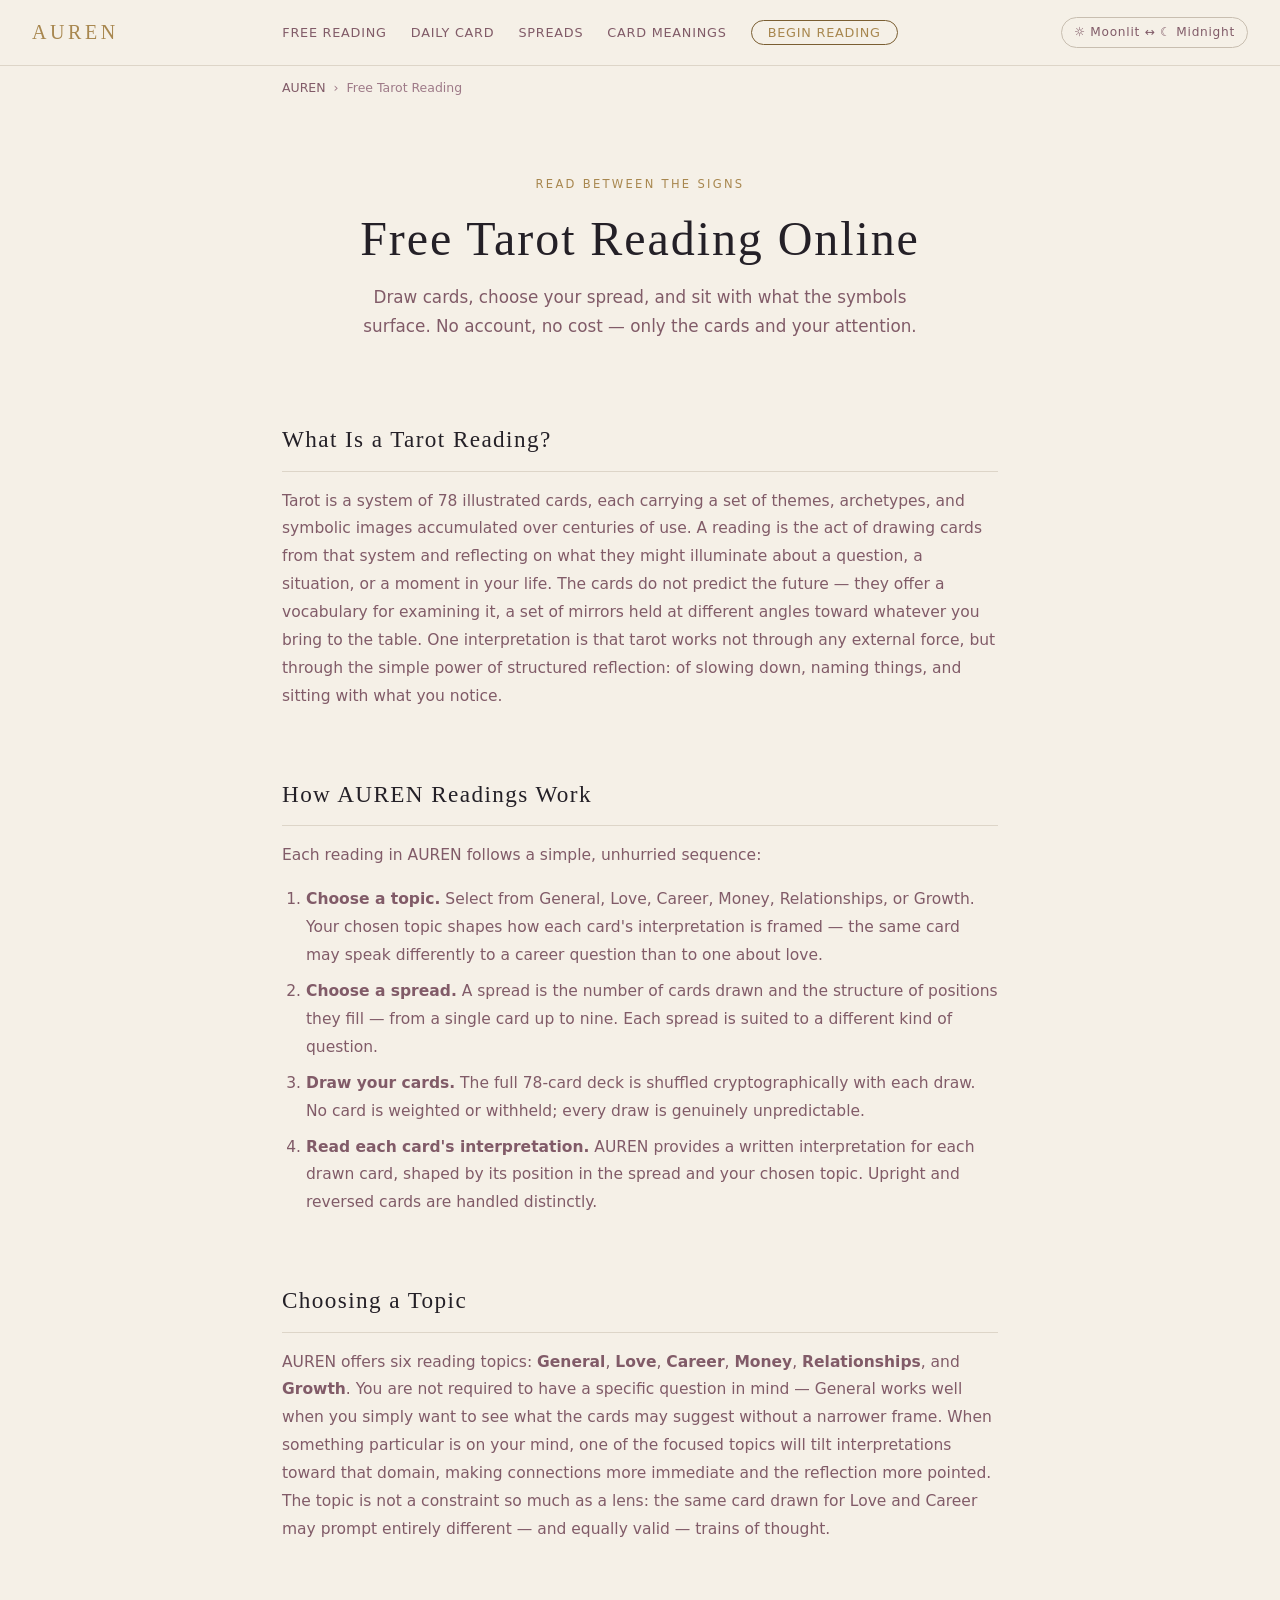
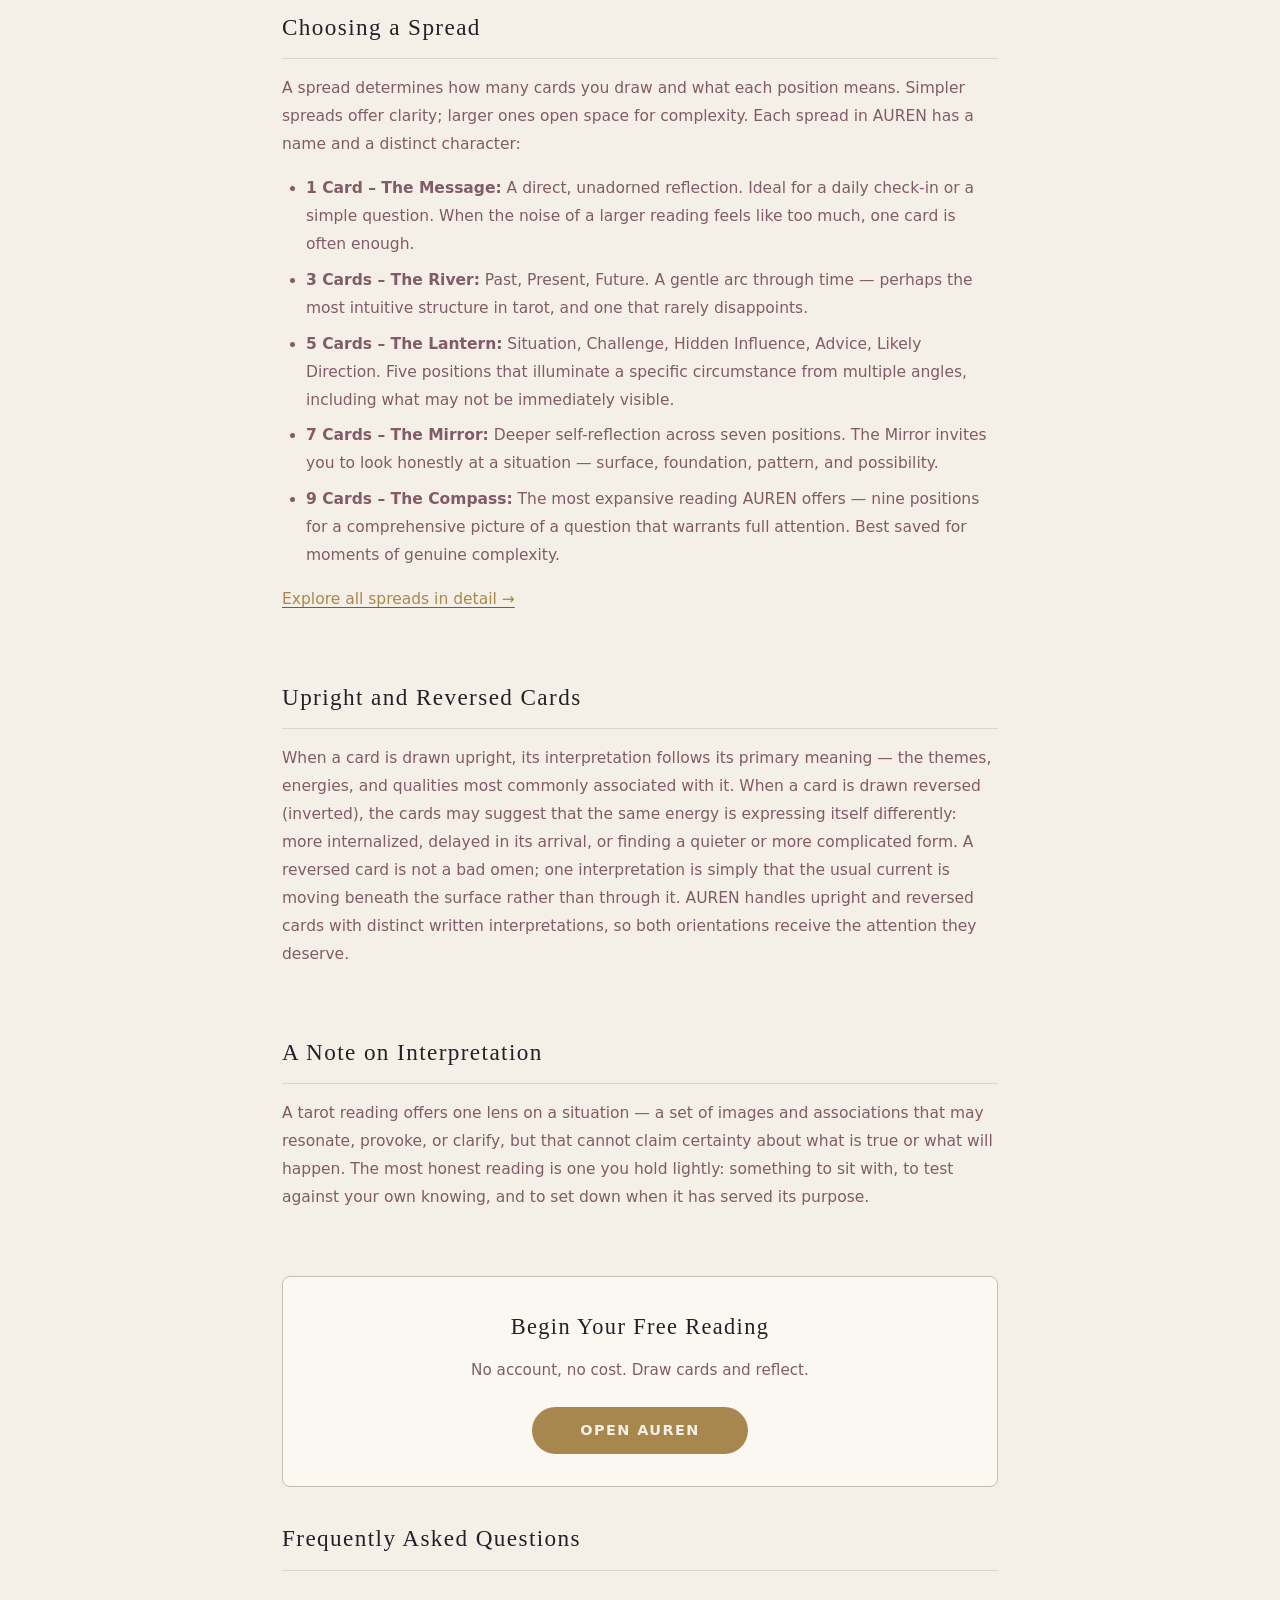
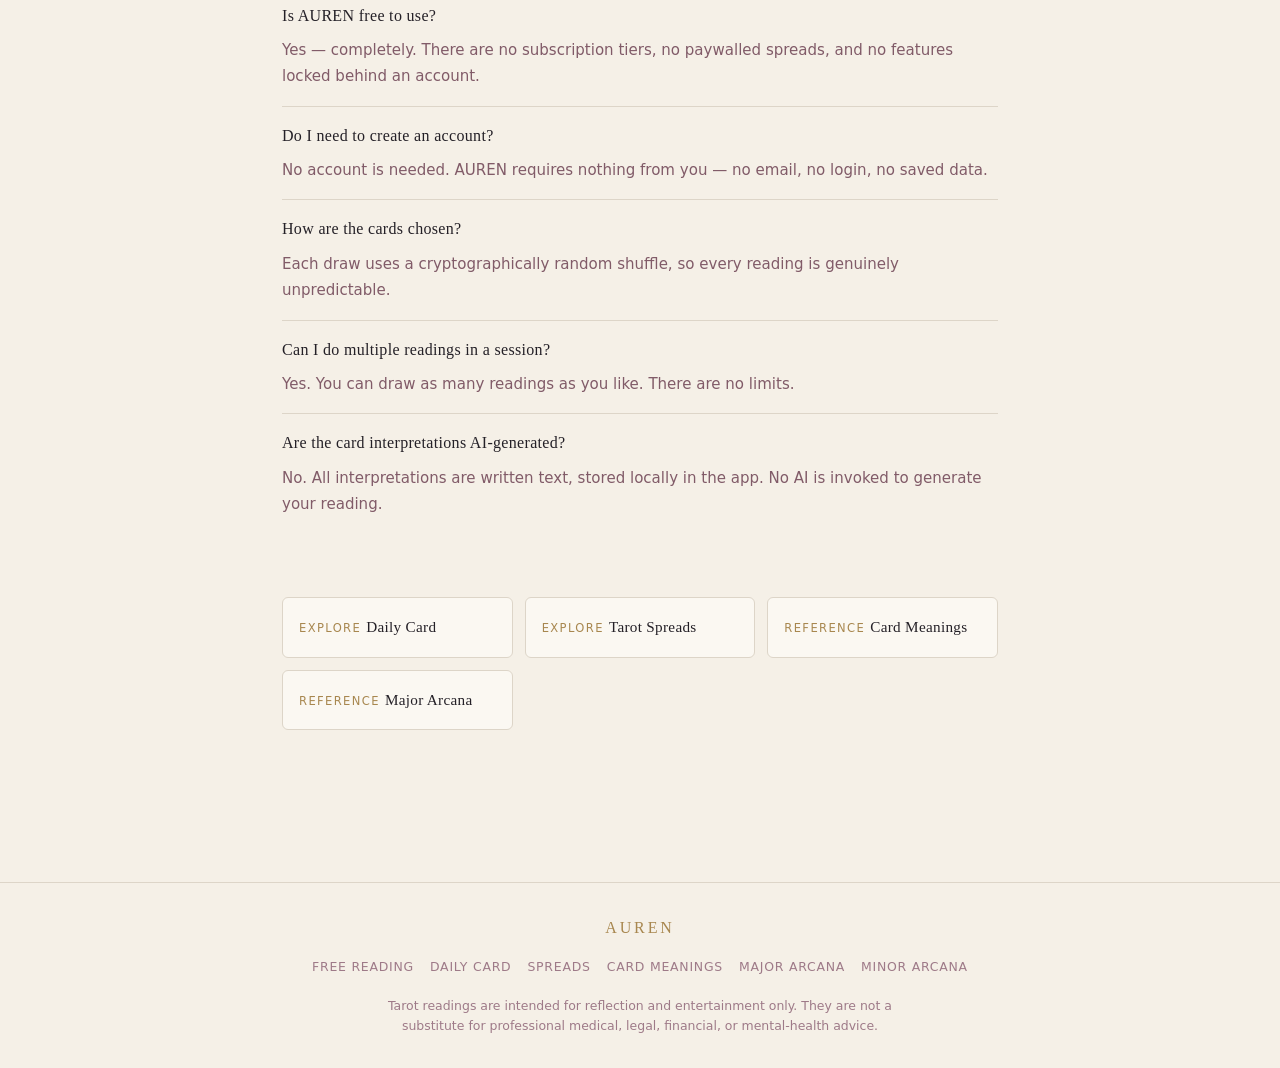
<file: tarot-reading/index.html>
<!DOCTYPE html>
<html lang="en" data-theme="midnight">
<head>
  <meta charset="UTF-8">
  <meta name="viewport" content="width=device-width, initial-scale=1.0">
  <title>How Tarot Readings Work — Free Online Tarot | AUREN</title>
  <meta name="description" content="Learn how AUREN's free online tarot readings work — choose a topic, select a spread, draw your cards, and reflect. No login, no cost, no tracking.">
  <meta property="og:title" content="How Tarot Readings Work — Free Online Tarot | AUREN">
  <meta property="og:description" content="Draw cards, choose your spread, and reflect on what the tarot reveals. Free online tarot reading — no login, no cost.">
  <meta property="og:type" content="article">
  <meta property="og:url" content="https://aurentarot.pages.dev/tarot-reading/">
  <meta name="twitter:card" content="summary">
  <meta name="twitter:title" content="Free Tarot Reading Online | AUREN">
  <meta name="twitter:description" content="Draw cards, choose your spread, and reflect on what the tarot reveals. Free online tarot reading — no login, no cost.">
  <link rel="canonical" href="https://aurentarot.pages.dev/tarot-reading/">
  <link rel="icon" type="image/svg+xml" href="../assets/favicon.svg">
  <link rel="stylesheet" href="../style.css">
  <link rel="stylesheet" href="../seo-page.css">
  <script src="../seo-page.js"></script>
  <script type="application/ld+json">
  {
    "@context": "https://schema.org",
    "@graph": [
      {
        "@type": "WebPage",
        "name": "Free Tarot Reading Online | AUREN",
        "description": "Draw cards, choose your spread, and reflect on what the tarot reveals. Free online tarot reading — no login, no cost.",
        "url": "https://aurentarot.pages.dev/tarot-reading/",
        "breadcrumb": {
          "@type": "BreadcrumbList",
          "itemListElement": [
            {
              "@type": "ListItem",
              "position": 1,
              "name": "AUREN",
              "item": "https://aurentarot.pages.dev/"
            },
            {
              "@type": "ListItem",
              "position": 2,
              "name": "Free Tarot Reading",
              "item": "https://aurentarot.pages.dev/tarot-reading/"
            }
          ]
        }
      },
      {
        "@type": "FAQPage",
        "mainEntity": [
          {
            "@type": "Question",
            "name": "Is AUREN free to use?",
            "acceptedAnswer": {
              "@type": "Answer",
              "text": "Yes — completely. There are no subscription tiers, no paywalled spreads, and no features locked behind an account."
            }
          },
          {
            "@type": "Question",
            "name": "Do I need to create an account?",
            "acceptedAnswer": {
              "@type": "Answer",
              "text": "No account is needed. AUREN requires nothing from you — no email, no login, no saved data."
            }
          },
          {
            "@type": "Question",
            "name": "How are the cards chosen?",
            "acceptedAnswer": {
              "@type": "Answer",
              "text": "Each draw uses a cryptographically random shuffle, so every reading is genuinely unpredictable."
            }
          },
          {
            "@type": "Question",
            "name": "Can I do multiple readings in a session?",
            "acceptedAnswer": {
              "@type": "Answer",
              "text": "Yes. You can draw as many readings as you like. There are no limits."
            }
          },
          {
            "@type": "Question",
            "name": "Are the card interpretations AI-generated?",
            "acceptedAnswer": {
              "@type": "Answer",
              "text": "No. All interpretations are written text, stored locally in the app. No AI is invoked to generate your reading."
            }
          }
        ]
      }
    ]
  }
  </script>
</head>
<body>
<a href="#main-content" class="skip-link">Skip to main content</a>

<nav class="site-nav" role="navigation" aria-label="Site navigation">
  <a href="../" class="site-nav-logo" aria-label="AUREN home">AUREN</a>
  <button class="nav-hamburger" aria-label="Toggle navigation" aria-expanded="false" aria-controls="nav-links">
    <span></span><span></span><span></span>
  </button>
  <ul class="site-nav-links" id="nav-links" role="list">
    <li><a href="../tarot-reading/">Free Reading</a></li>
    <li><a href="../daily-tarot/">Daily Card</a></li>
    <li><a href="../tarot-spreads/">Spreads</a></li>
    <li><a href="../tarot-card-meanings/">Card Meanings</a></li>
    <li><a href="../" class="nav-cta-link">Begin Reading</a></li>
  </ul>
  <button class="theme-toggle-static" aria-label="Toggle theme">☾ Midnight ↔ ☼ Moonlit</button>
</nav>

<nav aria-label="Breadcrumb" class="breadcrumb">
  <ol class="breadcrumb-list">
    <li><a href="../">AUREN</a></li>
    <li>Free Tarot Reading</li>
  </ol>
</nav>

<main id="main-content">

  <header class="page-hero">
    <p class="page-hero-eyebrow">READ BETWEEN THE SIGNS</p>
    <h1>Free Tarot Reading Online</h1>
    <p class="page-hero-sub">Draw cards, choose your spread, and sit with what the symbols surface. No account, no cost — only the cards and your attention.</p>
  </header>

  <div class="page-content">

    <section class="content-section" aria-labelledby="what-is-a-reading">
      <h2 id="what-is-a-reading">What Is a Tarot Reading?</h2>
      <p>Tarot is a system of 78 illustrated cards, each carrying a set of themes, archetypes, and symbolic images accumulated over centuries of use. A reading is the act of drawing cards from that system and reflecting on what they might illuminate about a question, a situation, or a moment in your life. The cards do not predict the future — they offer a vocabulary for examining it, a set of mirrors held at different angles toward whatever you bring to the table. One interpretation is that tarot works not through any external force, but through the simple power of structured reflection: of slowing down, naming things, and sitting with what you notice.</p>
    </section>

    <section class="content-section" aria-labelledby="how-auren-works">
      <h2 id="how-auren-works">How AUREN Readings Work</h2>
      <p>Each reading in AUREN follows a simple, unhurried sequence:</p>
      <ol>
        <li><strong>Choose a topic.</strong> Select from General, Love, Career, Money, Relationships, or Growth. Your chosen topic shapes how each card's interpretation is framed — the same card may speak differently to a career question than to one about love.</li>
        <li><strong>Choose a spread.</strong> A spread is the number of cards drawn and the structure of positions they fill — from a single card up to nine. Each spread is suited to a different kind of question.</li>
        <li><strong>Draw your cards.</strong> The full 78-card deck is shuffled cryptographically with each draw. No card is weighted or withheld; every draw is genuinely unpredictable.</li>
        <li><strong>Read each card's interpretation.</strong> AUREN provides a written interpretation for each drawn card, shaped by its position in the spread and your chosen topic. Upright and reversed cards are handled distinctly.</li>
      </ol>
    </section>

    <section class="content-section" aria-labelledby="choosing-a-topic">
      <h2 id="choosing-a-topic">Choosing a Topic</h2>
      <p>AUREN offers six reading topics: <strong>General</strong>, <strong>Love</strong>, <strong>Career</strong>, <strong>Money</strong>, <strong>Relationships</strong>, and <strong>Growth</strong>. You are not required to have a specific question in mind — General works well when you simply want to see what the cards may suggest without a narrower frame. When something particular is on your mind, one of the focused topics will tilt interpretations toward that domain, making connections more immediate and the reflection more pointed. The topic is not a constraint so much as a lens: the same card drawn for Love and Career may prompt entirely different — and equally valid — trains of thought.</p>
    </section>

    <section class="content-section" aria-labelledby="choosing-a-spread">
      <h2 id="choosing-a-spread">Choosing a Spread</h2>
      <p>A spread determines how many cards you draw and what each position means. Simpler spreads offer clarity; larger ones open space for complexity. Each spread in AUREN has a name and a distinct character:</p>
      <ul>
        <li><strong>1 Card – The Message:</strong> A direct, unadorned reflection. Ideal for a daily check-in or a simple question. When the noise of a larger reading feels like too much, one card is often enough.</li>
        <li><strong>3 Cards – The River:</strong> Past, Present, Future. A gentle arc through time — perhaps the most intuitive structure in tarot, and one that rarely disappoints.</li>
        <li><strong>5 Cards – The Lantern:</strong> Situation, Challenge, Hidden Influence, Advice, Likely Direction. Five positions that illuminate a specific circumstance from multiple angles, including what may not be immediately visible.</li>
        <li><strong>7 Cards – The Mirror:</strong> Deeper self-reflection across seven positions. The Mirror invites you to look honestly at a situation — surface, foundation, pattern, and possibility.</li>
        <li><strong>9 Cards – The Compass:</strong> The most expansive reading AUREN offers — nine positions for a comprehensive picture of a question that warrants full attention. Best saved for moments of genuine complexity.</li>
      </ul>
      <p><a href="../tarot-spreads/">Explore all spreads in detail →</a></p>
    </section>

    <section class="content-section" aria-labelledby="upright-reversed">
      <h2 id="upright-reversed">Upright and Reversed Cards</h2>
      <p>When a card is drawn upright, its interpretation follows its primary meaning — the themes, energies, and qualities most commonly associated with it. When a card is drawn reversed (inverted), the cards may suggest that the same energy is expressing itself differently: more internalized, delayed in its arrival, or finding a quieter or more complicated form. A reversed card is not a bad omen; one interpretation is simply that the usual current is moving beneath the surface rather than through it. AUREN handles upright and reversed cards with distinct written interpretations, so both orientations receive the attention they deserve.</p>
    </section>

    <section class="content-section" aria-labelledby="note-on-interpretation">
      <h2 id="note-on-interpretation">A Note on Interpretation</h2>
      <p>A tarot reading offers one lens on a situation — a set of images and associations that may resonate, provoke, or clarify, but that cannot claim certainty about what is true or what will happen. The most honest reading is one you hold lightly: something to sit with, to test against your own knowing, and to set down when it has served its purpose.</p>
    </section>

    <div class="cta-block">
      <h2>Begin Your Free Reading</h2>
      <p>No account, no cost. Draw cards and reflect.</p>
      <a href="../" class="btn-cta">Open AUREN</a>
    </div>

    <section class="content-section" aria-labelledby="faq">
      <h2 id="faq" class="faq-heading">Frequently Asked Questions</h2>
      <dl class="faq-list">

        <div class="faq-item">
          <dt class="faq-question">Is AUREN free to use?</dt>
          <dd class="faq-answer">Yes — completely. There are no subscription tiers, no paywalled spreads, and no features locked behind an account.</dd>
        </div>

        <div class="faq-item">
          <dt class="faq-question">Do I need to create an account?</dt>
          <dd class="faq-answer">No account is needed. AUREN requires nothing from you — no email, no login, no saved data.</dd>
        </div>

        <div class="faq-item">
          <dt class="faq-question">How are the cards chosen?</dt>
          <dd class="faq-answer">Each draw uses a cryptographically random shuffle, so every reading is genuinely unpredictable.</dd>
        </div>

        <div class="faq-item">
          <dt class="faq-question">Can I do multiple readings in a session?</dt>
          <dd class="faq-answer">Yes. You can draw as many readings as you like. There are no limits.</dd>
        </div>

        <div class="faq-item">
          <dt class="faq-question">Are the card interpretations AI-generated?</dt>
          <dd class="faq-answer">No. All interpretations are written text, stored locally in the app. No AI is invoked to generate your reading.</dd>
        </div>

      </dl>
    </section>

    <nav aria-label="Related pages" class="related-links">
      <a href="../daily-tarot/" class="related-link">
        <span class="related-link-label">Explore</span>
        <span class="related-link-title">Daily Card</span>
      </a>
      <a href="../tarot-spreads/" class="related-link">
        <span class="related-link-label">Explore</span>
        <span class="related-link-title">Tarot Spreads</span>
      </a>
      <a href="../tarot-card-meanings/" class="related-link">
        <span class="related-link-label">Reference</span>
        <span class="related-link-title">Card Meanings</span>
      </a>
      <a href="../major-arcana/" class="related-link">
        <span class="related-link-label">Reference</span>
        <span class="related-link-title">Major Arcana</span>
      </a>
    </nav>

  </div>
</main>

<footer class="page-footer" role="contentinfo">
  <p class="page-footer-brand">AUREN</p>
  <ul class="page-footer-links">
    <li><a href="../">Free Reading</a></li>
    <li><a href="../daily-tarot/">Daily Card</a></li>
    <li><a href="../tarot-spreads/">Spreads</a></li>
    <li><a href="../tarot-card-meanings/">Card Meanings</a></li>
    <li><a href="../major-arcana/">Major Arcana</a></li>
    <li><a href="../minor-arcana/">Minor Arcana</a></li>
  </ul>
  <p class="page-footer-disclaimer">Tarot readings are intended for reflection and entertainment only. They are not a substitute for professional medical, legal, financial, or mental-health advice.</p>
</footer>
</body>
</html>
</file>
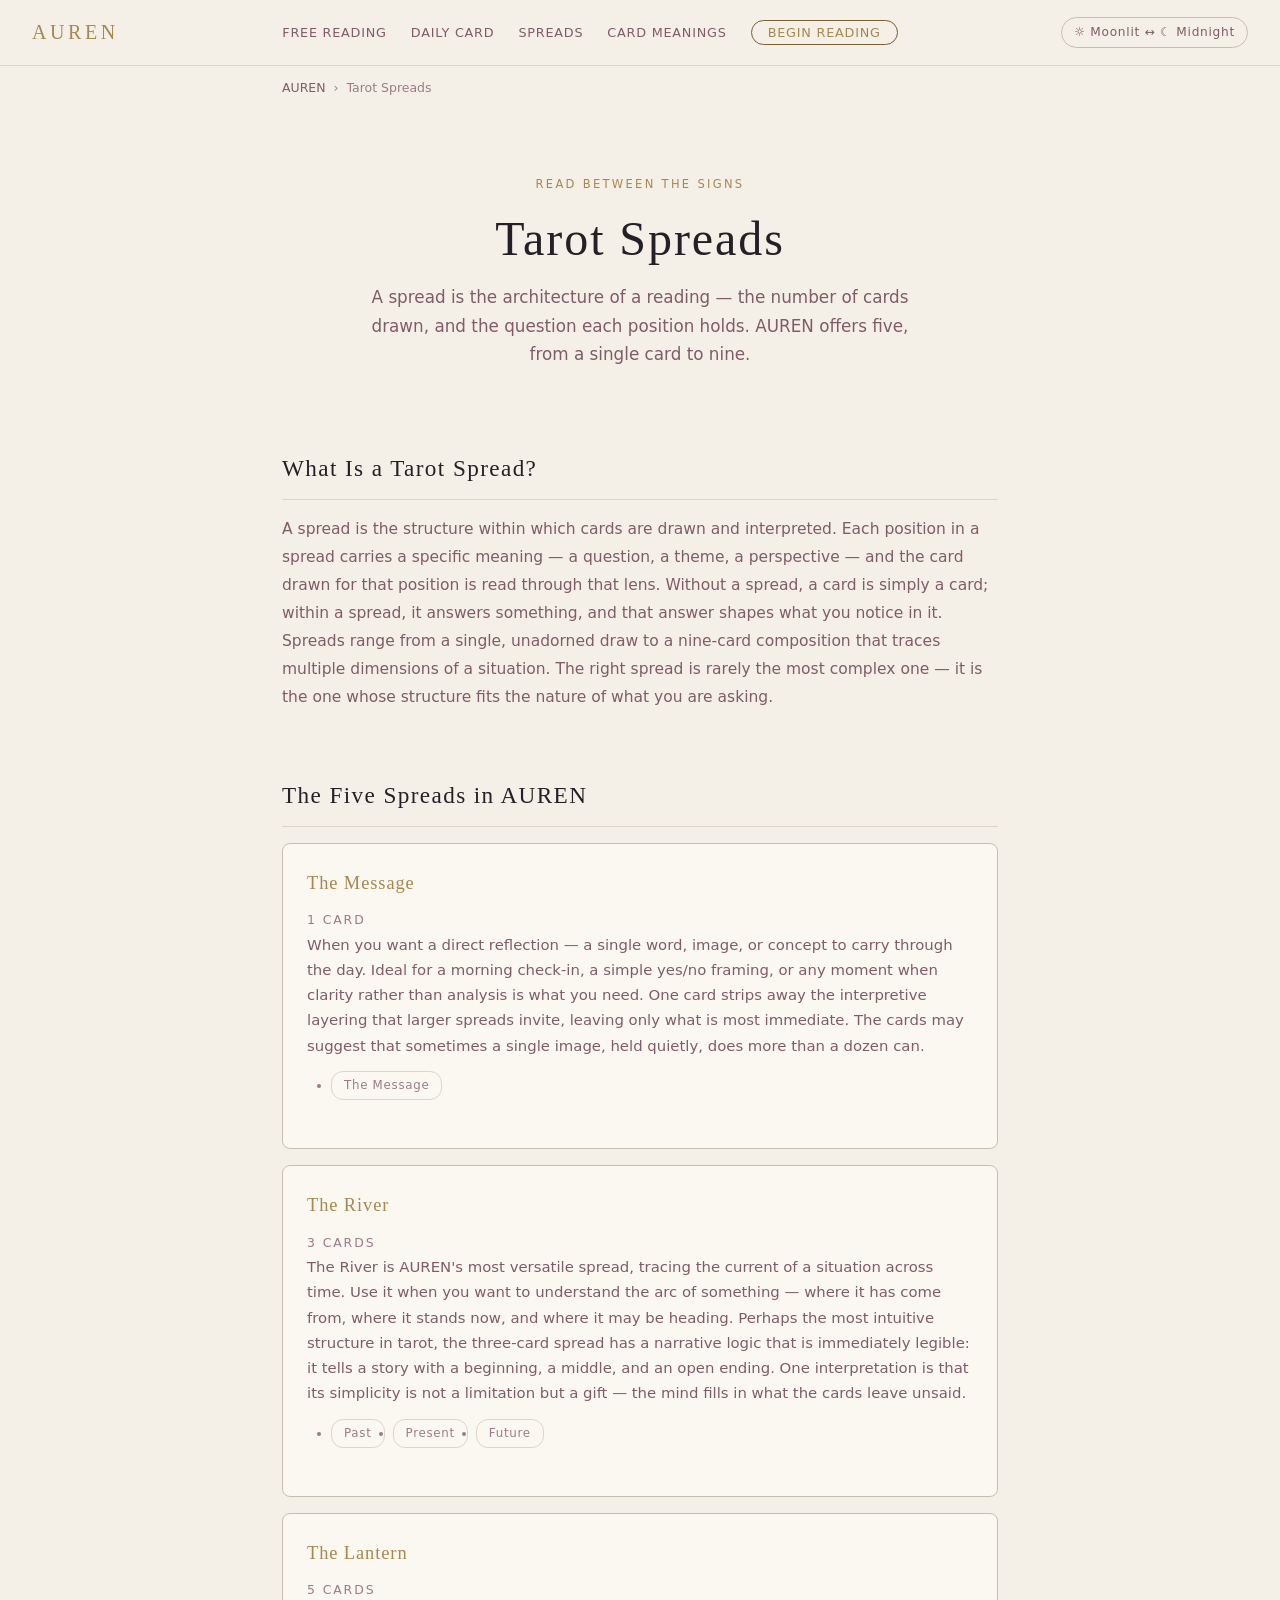
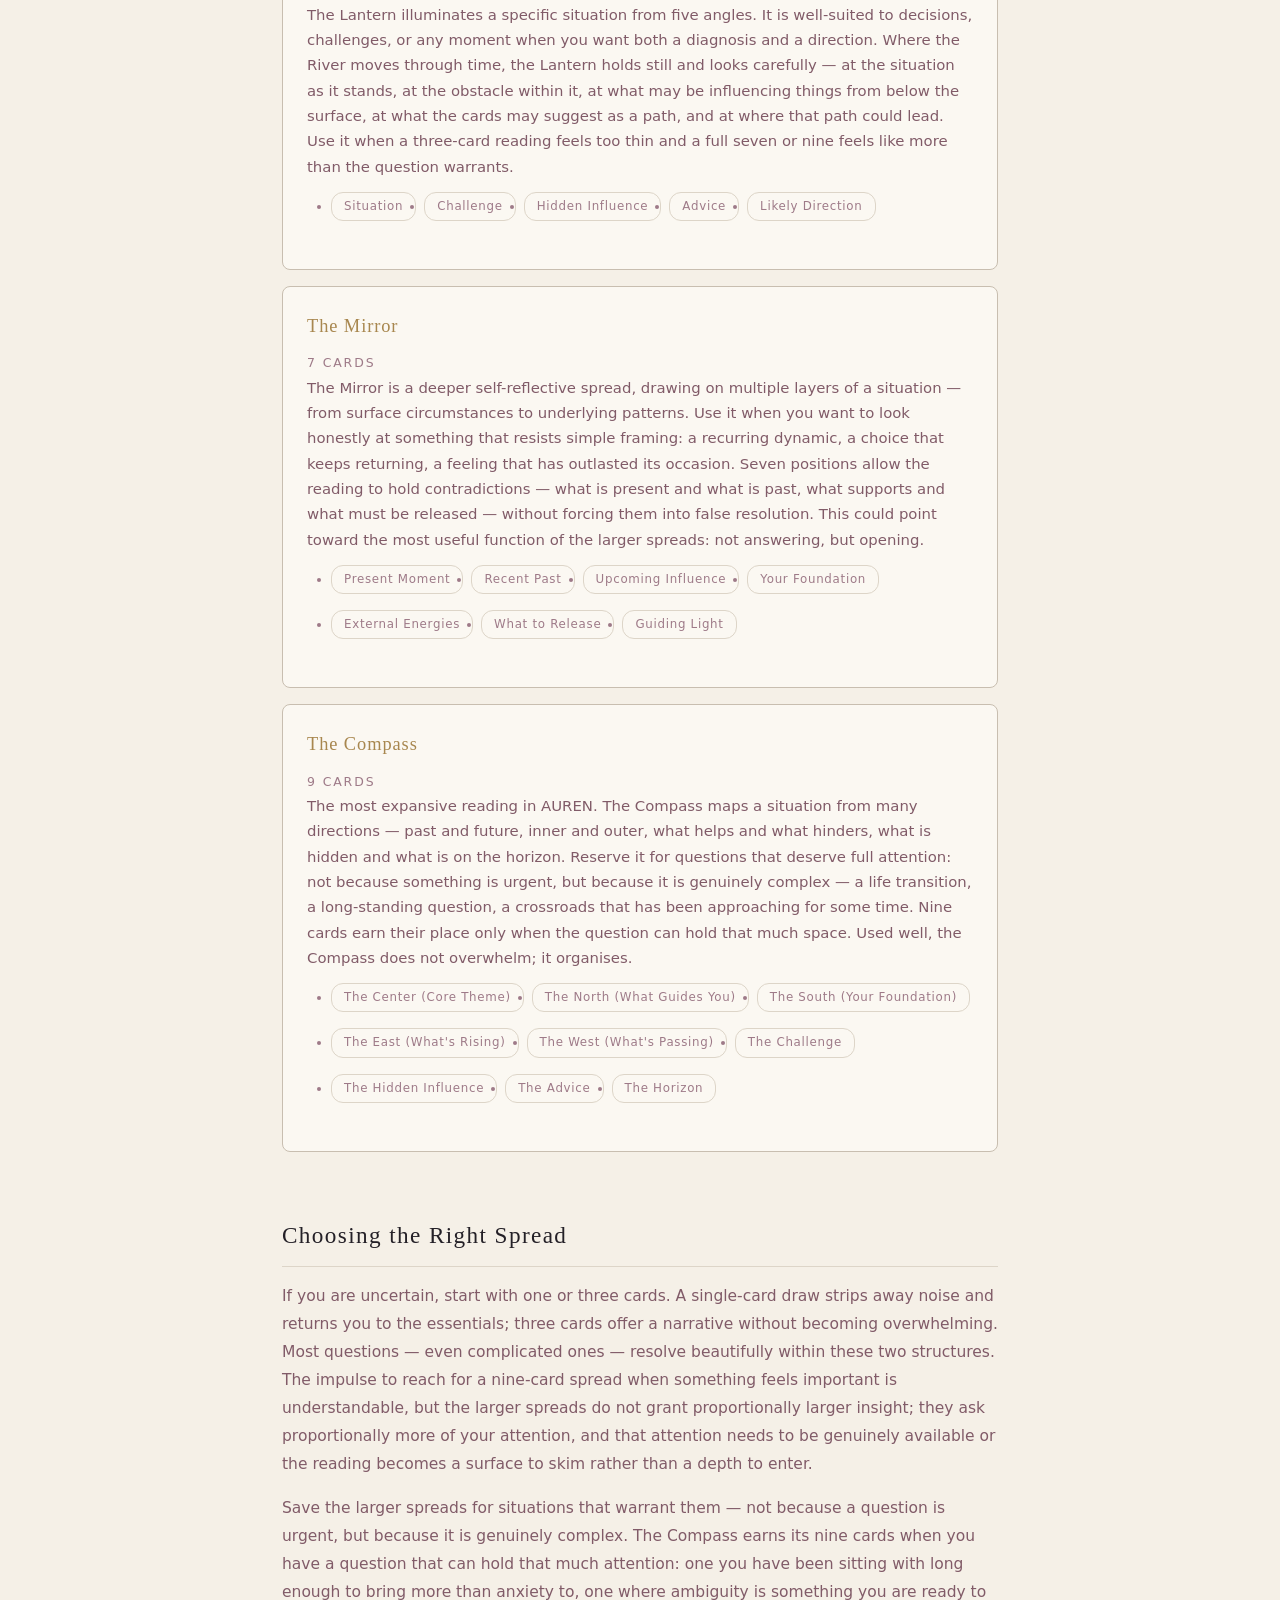
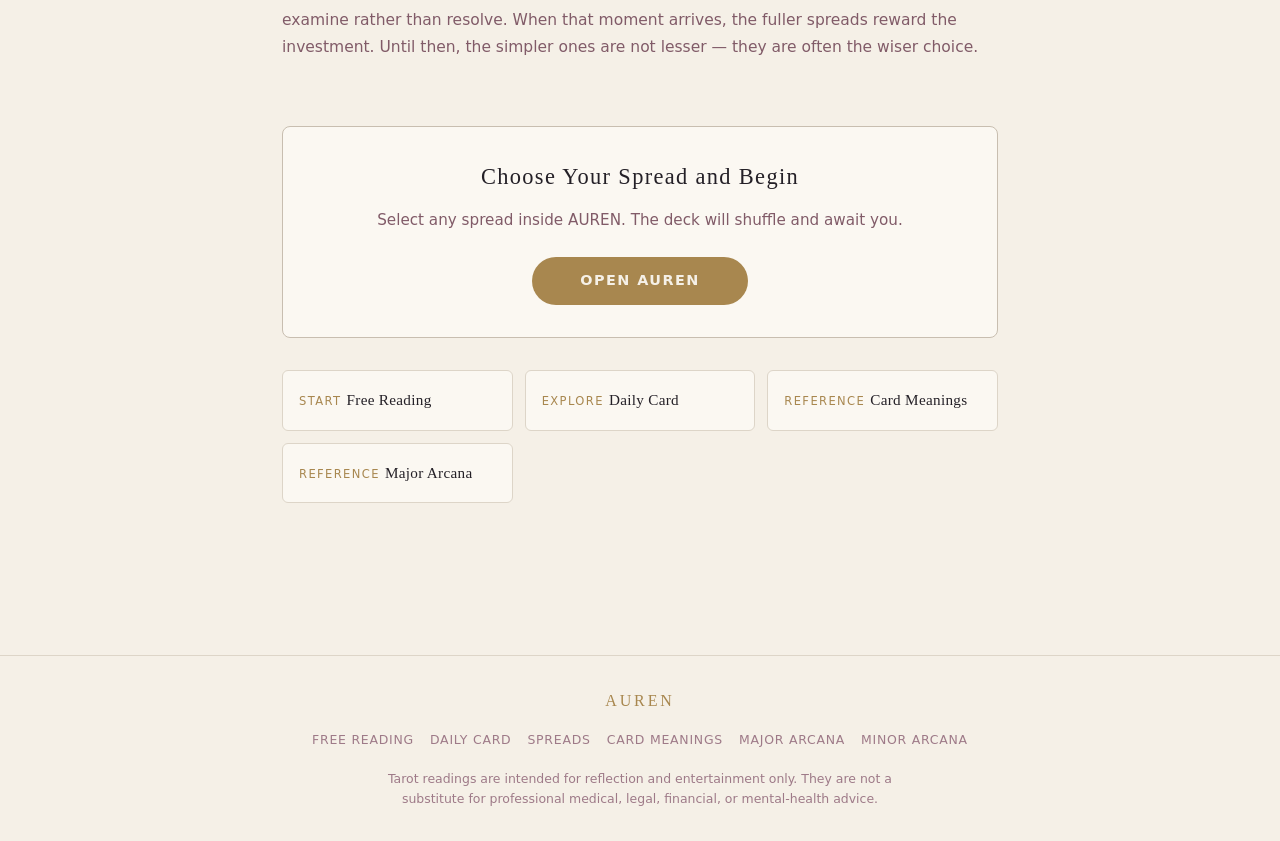
<file: tarot-spreads/index.html>
<!DOCTYPE html>
<html lang="en" data-theme="midnight">
<head>
  <meta charset="UTF-8">
  <meta name="viewport" content="width=device-width, initial-scale=1.0">
  <title>Tarot Spreads Explained | AUREN</title>
  <meta name="description" content="A guide to tarot spreads — from a single card to a nine-card reading. Learn which spread suits your question.">
  <meta property="og:title" content="Tarot Spreads Explained | AUREN">
  <meta property="og:description" content="A guide to tarot spreads — from a single card to a nine-card reading. Learn which spread suits your question.">
  <meta property="og:type" content="article">
  <meta property="og:url" content="https://aurentarot.pages.dev/tarot-spreads/">
  <meta name="twitter:card" content="summary">
  <meta name="twitter:title" content="Tarot Spreads Explained | AUREN">
  <meta name="twitter:description" content="A guide to tarot spreads — from a single card to a nine-card reading. Learn which spread suits your question.">
  <link rel="canonical" href="https://aurentarot.pages.dev/tarot-spreads/">
  <link rel="icon" type="image/svg+xml" href="../assets/favicon.svg">
  <link rel="stylesheet" href="../style.css">
  <link rel="stylesheet" href="../seo-page.css">
  <script src="../seo-page.js"></script>
  <script type="application/ld+json">
  {
    "@context": "https://schema.org",
    "@graph": [
      {
        "@type": "WebPage",
        "name": "Tarot Spreads Explained | AUREN",
        "description": "A guide to tarot spreads — from a single card to a nine-card reading. Learn which spread suits your question.",
        "url": "https://aurentarot.pages.dev/tarot-spreads/",
        "breadcrumb": {
          "@type": "BreadcrumbList",
          "itemListElement": [
            {
              "@type": "ListItem",
              "position": 1,
              "name": "AUREN",
              "item": "https://aurentarot.pages.dev/"
            },
            {
              "@type": "ListItem",
              "position": 2,
              "name": "Tarot Spreads",
              "item": "https://aurentarot.pages.dev/tarot-spreads/"
            }
          ]
        }
      }
    ]
  }
  </script>
</head>
<body>
<a href="#main-content" class="skip-link">Skip to main content</a>

<nav class="site-nav" role="navigation" aria-label="Site navigation">
  <a href="../" class="site-nav-logo" aria-label="AUREN home">AUREN</a>
  <button class="nav-hamburger" aria-label="Toggle navigation" aria-expanded="false" aria-controls="nav-links">
    <span></span><span></span><span></span>
  </button>
  <ul class="site-nav-links" id="nav-links" role="list">
    <li><a href="../tarot-reading/">Free Reading</a></li>
    <li><a href="../daily-tarot/">Daily Card</a></li>
    <li><a href="../tarot-spreads/">Spreads</a></li>
    <li><a href="../tarot-card-meanings/">Card Meanings</a></li>
    <li><a href="../" class="nav-cta-link">Begin Reading</a></li>
  </ul>
  <button class="theme-toggle-static" aria-label="Toggle theme">☾ Midnight ↔ ☼ Moonlit</button>
</nav>

<nav aria-label="Breadcrumb" class="breadcrumb">
  <ol class="breadcrumb-list">
    <li><a href="../">AUREN</a></li>
    <li>Tarot Spreads</li>
  </ol>
</nav>

<main id="main-content">

  <header class="page-hero">
    <p class="page-hero-eyebrow">READ BETWEEN THE SIGNS</p>
    <h1>Tarot Spreads</h1>
    <p class="page-hero-sub">A spread is the architecture of a reading — the number of cards drawn, and the question each position holds. AUREN offers five, from a single card to nine.</p>
  </header>

  <div class="page-content">

    <section class="content-section" aria-labelledby="what-is-a-spread">
      <h2 id="what-is-a-spread">What Is a Tarot Spread?</h2>
      <p>A spread is the structure within which cards are drawn and interpreted. Each position in a spread carries a specific meaning — a question, a theme, a perspective — and the card drawn for that position is read through that lens. Without a spread, a card is simply a card; within a spread, it answers something, and that answer shapes what you notice in it. Spreads range from a single, unadorned draw to a nine-card composition that traces multiple dimensions of a situation. The right spread is rarely the most complex one — it is the one whose structure fits the nature of what you are asking.</p>
    </section>

    <section class="content-section spreads-list" aria-labelledby="all-spreads">
      <h2 id="all-spreads">The Five Spreads in AUREN</h2>

      <article class="spread-card" aria-labelledby="spread-message">
        <h3 id="spread-message">The Message</h3>
        <span class="spread-card-count">1 CARD</span>
        <p>When you want a direct reflection — a single word, image, or concept to carry through the day. Ideal for a morning check-in, a simple yes/no framing, or any moment when clarity rather than analysis is what you need. One card strips away the interpretive layering that larger spreads invite, leaving only what is most immediate. The cards may suggest that sometimes a single image, held quietly, does more than a dozen can.</p>
        <ul class="spread-positions" aria-label="Positions in The Message spread">
          <li class="spread-pos-badge">The Message</li>
        </ul>
      </article>

      <article class="spread-card" aria-labelledby="spread-river">
        <h3 id="spread-river">The River</h3>
        <span class="spread-card-count">3 CARDS</span>
        <p>The River is AUREN's most versatile spread, tracing the current of a situation across time. Use it when you want to understand the arc of something — where it has come from, where it stands now, and where it may be heading. Perhaps the most intuitive structure in tarot, the three-card spread has a narrative logic that is immediately legible: it tells a story with a beginning, a middle, and an open ending. One interpretation is that its simplicity is not a limitation but a gift — the mind fills in what the cards leave unsaid.</p>
        <ul class="spread-positions" aria-label="Positions in The River spread">
          <li class="spread-pos-badge">Past</li>
          <li class="spread-pos-badge">Present</li>
          <li class="spread-pos-badge">Future</li>
        </ul>
      </article>

      <article class="spread-card" aria-labelledby="spread-lantern">
        <h3 id="spread-lantern">The Lantern</h3>
        <span class="spread-card-count">5 CARDS</span>
        <p>The Lantern illuminates a specific situation from five angles. It is well-suited to decisions, challenges, or any moment when you want both a diagnosis and a direction. Where the River moves through time, the Lantern holds still and looks carefully — at the situation as it stands, at the obstacle within it, at what may be influencing things from below the surface, at what the cards may suggest as a path, and at where that path could lead. Use it when a three-card reading feels too thin and a full seven or nine feels like more than the question warrants.</p>
        <ul class="spread-positions" aria-label="Positions in The Lantern spread">
          <li class="spread-pos-badge">Situation</li>
          <li class="spread-pos-badge">Challenge</li>
          <li class="spread-pos-badge">Hidden Influence</li>
          <li class="spread-pos-badge">Advice</li>
          <li class="spread-pos-badge">Likely Direction</li>
        </ul>
      </article>

      <article class="spread-card" aria-labelledby="spread-mirror">
        <h3 id="spread-mirror">The Mirror</h3>
        <span class="spread-card-count">7 CARDS</span>
        <p>The Mirror is a deeper self-reflective spread, drawing on multiple layers of a situation — from surface circumstances to underlying patterns. Use it when you want to look honestly at something that resists simple framing: a recurring dynamic, a choice that keeps returning, a feeling that has outlasted its occasion. Seven positions allow the reading to hold contradictions — what is present and what is past, what supports and what must be released — without forcing them into false resolution. This could point toward the most useful function of the larger spreads: not answering, but opening.</p>
        <ul class="spread-positions" aria-label="Positions in The Mirror spread">
          <li class="spread-pos-badge">Present Moment</li>
          <li class="spread-pos-badge">Recent Past</li>
          <li class="spread-pos-badge">Upcoming Influence</li>
          <li class="spread-pos-badge">Your Foundation</li>
          <li class="spread-pos-badge">External Energies</li>
          <li class="spread-pos-badge">What to Release</li>
          <li class="spread-pos-badge">Guiding Light</li>
        </ul>
      </article>

      <article class="spread-card" aria-labelledby="spread-compass">
        <h3 id="spread-compass">The Compass</h3>
        <span class="spread-card-count">9 CARDS</span>
        <p>The most expansive reading in AUREN. The Compass maps a situation from many directions — past and future, inner and outer, what helps and what hinders, what is hidden and what is on the horizon. Reserve it for questions that deserve full attention: not because something is urgent, but because it is genuinely complex — a life transition, a long-standing question, a crossroads that has been approaching for some time. Nine cards earn their place only when the question can hold that much space. Used well, the Compass does not overwhelm; it organises.</p>
        <ul class="spread-positions" aria-label="Positions in The Compass spread">
          <li class="spread-pos-badge">The Center (Core Theme)</li>
          <li class="spread-pos-badge">The North (What Guides You)</li>
          <li class="spread-pos-badge">The South (Your Foundation)</li>
          <li class="spread-pos-badge">The East (What's Rising)</li>
          <li class="spread-pos-badge">The West (What's Passing)</li>
          <li class="spread-pos-badge">The Challenge</li>
          <li class="spread-pos-badge">The Hidden Influence</li>
          <li class="spread-pos-badge">The Advice</li>
          <li class="spread-pos-badge">The Horizon</li>
        </ul>
      </article>

    </section>

    <section class="content-section" aria-labelledby="choosing-the-right-spread">
      <h2 id="choosing-the-right-spread">Choosing the Right Spread</h2>
      <p>If you are uncertain, start with one or three cards. A single-card draw strips away noise and returns you to the essentials; three cards offer a narrative without becoming overwhelming. Most questions — even complicated ones — resolve beautifully within these two structures. The impulse to reach for a nine-card spread when something feels important is understandable, but the larger spreads do not grant proportionally larger insight; they ask proportionally more of your attention, and that attention needs to be genuinely available or the reading becomes a surface to skim rather than a depth to enter.</p>
      <p>Save the larger spreads for situations that warrant them — not because a question is urgent, but because it is genuinely complex. The Compass earns its nine cards when you have a question that can hold that much attention: one you have been sitting with long enough to bring more than anxiety to, one where ambiguity is something you are ready to examine rather than resolve. When that moment arrives, the fuller spreads reward the investment. Until then, the simpler ones are not lesser — they are often the wiser choice.</p>
    </section>

    <div class="cta-block">
      <h2>Choose Your Spread and Begin</h2>
      <p>Select any spread inside AUREN. The deck will shuffle and await you.</p>
      <a href="../" class="btn-cta">Open AUREN</a>
    </div>

    <nav aria-label="Related pages" class="related-links">
      <a href="../" class="related-link">
        <span class="related-link-label">Start</span>
        <span class="related-link-title">Free Reading</span>
      </a>
      <a href="../daily-tarot/" class="related-link">
        <span class="related-link-label">Explore</span>
        <span class="related-link-title">Daily Card</span>
      </a>
      <a href="../tarot-card-meanings/" class="related-link">
        <span class="related-link-label">Reference</span>
        <span class="related-link-title">Card Meanings</span>
      </a>
      <a href="../major-arcana/" class="related-link">
        <span class="related-link-label">Reference</span>
        <span class="related-link-title">Major Arcana</span>
      </a>
    </nav>

  </div>
</main>

<footer class="page-footer" role="contentinfo">
  <p class="page-footer-brand">AUREN</p>
  <ul class="page-footer-links">
    <li><a href="../">Free Reading</a></li>
    <li><a href="../daily-tarot/">Daily Card</a></li>
    <li><a href="../tarot-spreads/">Spreads</a></li>
    <li><a href="../tarot-card-meanings/">Card Meanings</a></li>
    <li><a href="../major-arcana/">Major Arcana</a></li>
    <li><a href="../minor-arcana/">Minor Arcana</a></li>
  </ul>
  <p class="page-footer-disclaimer">Tarot readings are intended for reflection and entertainment only. They are not a substitute for professional medical, legal, financial, or mental-health advice.</p>
</footer>
</body>
</html>
</file>
<file: style.css>
/* AUREN — Stylesheet
   Midnight (dark) is default. Moonlit (light) toggled via [data-theme="moonlit"].
   ─────────────────────────────────────────────────────────────────────────── */

/* ── Token System ──────────────────────────────────────────────────────────── */
:root {
  /* Midnight palette (default) */
  --bg:           #0B0A0F;
  --bg-2:         #211827;
  --bg-accent:    #4A1F32;
  --gold:         #C7A76C;
  --gold-dim:     #8A6E3E;
  --text:         #EEE8DA;
  --text-2:       #7186A8;
  --text-3:       #5A6480;
  --border:       #2E1E2C;
  --border-2:     #3D2A3C;
  --card-bg:      #181222;
  --card-border:  #3A2444;
  --card-face-bg: #1A1128;
  --shadow:       rgba(0,0,0,0.6);

  /* Typography */
  --font-serif:   Georgia, 'Times New Roman', 'Palatino Linotype', serif;
  --font-body:    system-ui, -apple-system, BlinkMacSystemFont, 'Segoe UI', sans-serif;

  /* Spacing scale */
  --sp-1: 4px;   --sp-2: 8px;   --sp-3: 12px;  --sp-4: 16px;
  --sp-5: 24px;  --sp-6: 32px;  --sp-7: 48px;  --sp-8: 64px;

  /* Card sizing — height matches RWS image ratio (~1:1.74) */
  --card-w: 100px;
  --card-h: 174px;
  --card-r: 6px;

  /* Animation */
  --transition-fast: 180ms ease;
  --transition-mid:  300ms ease;
  --transition-slow: 500ms ease;
}

/* Moonlit (light) theme */
[data-theme="moonlit"] {
  --bg:           #F5F0E7;
  --bg-2:         #FBF8F2;
  --bg-accent:    #EDE3D4;
  --gold:         #A8874F;
  --gold-dim:     #7A5E32;
  --text:         #242027;
  --text-2:       #815B68;
  --text-3:       #9E7A88;
  --border:       #DDD5C8;
  --border-2:     #C8BEB0;
  --card-bg:      #EDE5D8;
  --card-border:  #C0B0A2;
  --card-face-bg: #F0E9DC;
  --shadow:       rgba(60,40,50,0.15);
}

@media (prefers-color-scheme: light) {
  :root:not([data-theme="midnight"]) {
    --bg:           #F5F0E7;
    --bg-2:         #FBF8F2;
    --bg-accent:    #EDE3D4;
    --gold:         #A8874F;
    --gold-dim:     #7A5E32;
    --text:         #242027;
    --text-2:       #815B68;
    --text-3:       #9E7A88;
    --border:       #DDD5C8;
    --border-2:     #C8BEB0;
    --card-bg:      #EDE5D8;
    --card-border:  #C0B0A2;
    --card-face-bg: #F0E9DC;
    --shadow:       rgba(60,40,50,0.15);
  }
}

/* ── Reset & Base ───────────────────────────────────────────────────────────── */
*, *::before, *::after {
  box-sizing: border-box;
  margin: 0;
  padding: 0;
}

html {
  font-size: 16px;
  scroll-behavior: smooth;
}

body {
  background: var(--bg);
  color: var(--text);
  font-family: var(--font-body);
  font-size: 1rem;
  line-height: 1.65;
  min-height: 100vh;
  overflow-x: hidden;
  transition: background var(--transition-mid), color var(--transition-mid);
}

@media (prefers-reduced-motion: reduce) {
  *, *::before, *::after {
    animation-duration: 0.01ms !important;
    transition-duration: 0.01ms !important;
  }
}

img, svg { max-width: 100%; }

button {
  cursor: pointer;
  border: none;
  background: none;
  font: inherit;
  color: inherit;
}

textarea {
  font: inherit;
  resize: vertical;
}

a { color: var(--gold); }

/* Focus styles */
:focus-visible {
  outline: 2px solid var(--gold);
  outline-offset: 3px;
  border-radius: 2px;
}

/* Screen-reader only */
.sr-only {
  position: absolute;
  width: 1px;
  height: 1px;
  overflow: hidden;
  clip: rect(0,0,0,0);
  white-space: nowrap;
}

/* ── Star Field ─────────────────────────────────────────────────────────────── */
#starfield {
  position: fixed;
  inset: 0;
  pointer-events: none;
  z-index: 0;
  overflow: hidden;
}

.star {
  position: absolute;
  border-radius: 50%;
  background: var(--text);
  animation: twinkle linear infinite alternate;
}

[data-theme="moonlit"] .star {
  background: var(--text-3);
  opacity: 0.25 !important;
}

@keyframes twinkle {
  from { opacity: var(--op, 0.3); }
  to   { opacity: calc(var(--op, 0.3) * 0.3); }
}

/* ── Layout Scaffold ────────────────────────────────────────────────────────── */
#app-shell {
  position: relative;
  z-index: 1;
  min-height: 100vh;
  display: flex;
  flex-direction: column;
}

#app-topbar {
  display: flex;
  align-items: center;
  justify-content: space-between;
  padding: var(--sp-3) var(--sp-5);
  border-bottom: 1px solid var(--border);
  background: var(--bg);
  position: sticky;
  top: 0;
  z-index: 100;
  backdrop-filter: blur(8px);
}

.topbar-logo {
  font-family: var(--font-serif);
  font-size: 1.1rem;
  letter-spacing: 0.3em;
  color: var(--gold);
  text-transform: uppercase;
  background: none;
  border: none;
  padding: 0;
  cursor: pointer;
  text-align: left;
}
.topbar-logo:hover {
  opacity: 0.8;
}

.topbar-logo span {
  color: var(--text-2);
  font-size: 0.7rem;
  letter-spacing: 0.15em;
  display: block;
  font-family: var(--font-body);
  text-transform: uppercase;
}

#theme-toggle {
  font-size: 0.75rem;
  color: var(--text-2);
  letter-spacing: 0.05em;
  padding: var(--sp-2) var(--sp-3);
  border: 1px solid var(--border-2);
  border-radius: 20px;
  transition: color var(--transition-fast), border-color var(--transition-fast);
  white-space: nowrap;
}

#theme-toggle:hover {
  color: var(--gold);
  border-color: var(--gold-dim);
}

#app-root {
  flex: 1;
  padding: var(--sp-6) var(--sp-5);
  max-width: 860px;
  margin: 0 auto;
  width: 100%;
  transition: opacity var(--transition-fast);
}

.view-transitioning {
  opacity: 0;
  pointer-events: none;
}

/* ── Buttons ─────────────────────────────────────────────────────────────────── */
.btn {
  display: inline-flex;
  align-items: center;
  justify-content: center;
  padding: var(--sp-3) var(--sp-6);
  border-radius: 3px;
  font-size: 0.875rem;
  letter-spacing: 0.08em;
  text-transform: uppercase;
  font-weight: 500;
  transition: background var(--transition-fast), color var(--transition-fast),
              border-color var(--transition-fast), transform var(--transition-fast);
  min-height: 44px;
  min-width: 44px;
}

.btn-primary {
  background: var(--gold);
  color: var(--bg);
  border: 1px solid var(--gold);
}

.btn-primary:hover {
  background: var(--text);
  border-color: var(--text);
}

.btn-ghost {
  background: transparent;
  color: var(--text-2);
  border: 1px solid var(--border-2);
}

.btn-ghost:hover {
  color: var(--gold);
  border-color: var(--gold-dim);
}

.btn-share-card {
  background: transparent;
  color: var(--gold);
  border: 1px solid var(--gold-dim);
  font-family: var(--font-serif);
  letter-spacing: 0.08em;
}

.btn-share-card:hover {
  background: rgba(199,167,108,0.1);
  border-color: var(--gold);
}

.btn-share-native {
  background: transparent;
  color: var(--text-2);
  border: 1px solid var(--border-2);
}

.btn-share-native:hover {
  color: var(--gold);
  border-color: var(--gold-dim);
}

.btn-back {
  color: var(--text-2);
  font-size: 0.8rem;
  letter-spacing: 0.06em;
  padding: var(--sp-2) 0;
  min-height: 44px;
  transition: color var(--transition-fast);
}

.btn-back:hover {
  color: var(--gold);
}

/* ── View Header ────────────────────────────────────────────────────────────── */
.view-header {
  margin-bottom: var(--sp-7);
}

.view-title {
  font-family: var(--font-serif);
  font-size: clamp(1.5rem, 4vw, 2.2rem);
  font-weight: normal;
  color: var(--text);
  letter-spacing: 0.04em;
  text-wrap: balance;
  margin-top: var(--sp-3);
}

.view-sub {
  color: var(--text-2);
  font-size: 0.9rem;
  margin-top: var(--sp-2);
  letter-spacing: 0.03em;
}

/* ── Landing View ───────────────────────────────────────────────────────────── */
.view-landing {
  display: flex;
  align-items: center;
  justify-content: flex-start;
  min-height: calc(100vh - 120px);
}

.landing-inner {
  max-width: 560px;
  padding: var(--sp-7) 0;
}

.landing-eyebrow {
  font-size: 0.72rem;
  letter-spacing: 0.25em;
  text-transform: uppercase;
  color: var(--gold);
  margin-bottom: var(--sp-4);
}

.landing-title {
  font-family: var(--font-serif);
  font-size: clamp(3.5rem, 12vw, 7rem);
  font-weight: normal;
  letter-spacing: 0.22em;
  line-height: 0.95;
  color: var(--text);
  margin-bottom: var(--sp-5);
}

.landing-tagline {
  font-size: clamp(0.75rem, 2.5vw, 0.95rem);
  letter-spacing: 0.35em;
  text-transform: uppercase;
  color: var(--gold);
  margin-bottom: var(--sp-3);
}

.landing-sub {
  font-family: var(--font-serif);
  font-size: clamp(1rem, 2.5vw, 1.2rem);
  color: var(--text-2);
  font-style: italic;
  margin-bottom: var(--sp-7);
  line-height: 1.4;
}

.landing-cta {
  display: flex;
  gap: var(--sp-3);
  flex-wrap: wrap;
  margin-bottom: var(--sp-6);
}

.landing-breath {
  font-size: 0.8rem;
  color: var(--text-3);
  letter-spacing: 0.08em;
  font-style: italic;
}

/* ── Topic Select ───────────────────────────────────────────────────────────── */
.topic-grid {
  display: grid;
  grid-template-columns: repeat(3, 1fr);
  gap: var(--sp-3);
}

.topic-chip {
  display: flex;
  flex-direction: column;
  align-items: flex-start;
  gap: var(--sp-1);
  padding: var(--sp-4) var(--sp-5);
  border: 1px solid var(--border-2);
  border-radius: 4px;
  background: var(--bg-2);
  text-align: left;
  min-height: 96px;
  transition: border-color var(--transition-fast), background var(--transition-fast),
              box-shadow var(--transition-fast);
}

.topic-chip:hover, .topic-chip:focus-visible {
  border-color: var(--gold);
  background: var(--bg-accent);
  box-shadow: 0 0 0 1px var(--gold-dim) inset;
  outline: none;
}

.topic-label {
  font-family: var(--font-serif);
  font-size: 1rem;
  letter-spacing: 0.05em;
  color: var(--text);
}

.topic-desc {
  font-size: 0.78rem;
  color: var(--text-2);
  line-height: 1.4;
}

/* ── Spread Select ──────────────────────────────────────────────────────────── */
.spread-grid {
  display: flex;
  flex-direction: column;
  gap: var(--sp-3);
}

.spread-option {
  display: flex;
  align-items: center;
  gap: var(--sp-5);
  padding: var(--sp-4) var(--sp-5);
  border: 1px solid var(--border-2);
  border-radius: 4px;
  background: var(--bg-2);
  text-align: left;
  transition: border-color var(--transition-fast), background var(--transition-fast);
  min-height: 80px;
}

.spread-option:hover, .spread-option:focus-visible {
  border-color: var(--gold);
  background: var(--bg-accent);
  outline: none;
}

.spread-preview {
  display: flex;
  align-items: center;
  gap: 3px;
  flex-shrink: 0;
  flex-wrap: wrap;
  max-width: 80px;
  min-width: 60px;
}

.spread-preview-card {
  width: 14px;
  height: 22px;
  border: 1px solid var(--gold-dim);
  border-radius: 2px;
  background: var(--bg-accent);
  flex-shrink: 0;
}

.spread-info {
  display: flex;
  flex-direction: column;
  gap: 2px;
}

.spread-count {
  font-size: 0.7rem;
  letter-spacing: 0.15em;
  text-transform: uppercase;
  color: var(--gold);
}

.spread-name {
  font-family: var(--font-serif);
  font-size: 1.05rem;
  color: var(--text);
}

.spread-desc {
  font-size: 0.8rem;
  color: var(--text-2);
  line-height: 1.4;
}

/* ── Reading View ───────────────────────────────────────────────────────────── */
.reading-progress {
  font-size: 0.82rem;
  color: var(--gold);
  letter-spacing: 0.06em;
  font-style: italic;
  margin-top: var(--sp-2);
}

.reading-cards {
  display: flex;
  flex-wrap: wrap;
  gap: var(--sp-4);
  justify-content: center;
  align-items: flex-start;
  margin: var(--sp-6) 0;
  /* Prevent 3D transforms and hover scale from being clipped at any edge */
  padding: 12px 8px 8px;
  overflow: visible;
}

/* 9-card: 3-col grid */
.reading-count-9 {
  display: grid;
  grid-template-columns: repeat(3, var(--card-w));
  gap: var(--sp-4);
  justify-content: center;
  padding: 12px 8px 8px;
  overflow: visible;
}

.reading-count-7 {
  display: grid;
  grid-template-columns: repeat(4, var(--card-w));
  gap: var(--sp-4);
  justify-content: center;
  padding: 12px 8px 8px;
  overflow: visible;
}

.reading-count-7 .reading-slot:nth-child(5),
.reading-count-7 .reading-slot:nth-child(6),
.reading-count-7 .reading-slot:nth-child(7) {
  grid-column: span 1;
}

.reading-slot {
  display: flex;
  flex-direction: column;
  align-items: center;
  gap: var(--sp-2);
  /* Ensure 3D flip and scale overflows are never clipped */
  overflow: visible;
}

.reading-pos-name {
  font-size: 0.68rem;
  letter-spacing: 0.12em;
  text-transform: uppercase;
  color: var(--text-3);
  text-align: center;
  max-width: var(--card-w);
}

.reading-card-name {
  font-size: 0.72rem;
  font-family: var(--font-serif);
  color: var(--gold);
  text-align: center;
  max-width: var(--card-w);
  margin-top: 2px;
  letter-spacing: 0.03em;
}

.reading-complete-bar {
  display: flex;
  justify-content: center;
  padding: var(--sp-5) 0 var(--sp-3);
  animation: fadeUp 0.4s ease;
}

@keyframes fadeUp {
  from { opacity: 0; transform: translateY(10px); }
  to   { opacity: 1; transform: translateY(0); }
}

/* ── Card Component ─────────────────────────────────────────────────────────── */
.card-wrap {
  width: var(--card-w);
  height: var(--card-h);
  perspective: 600px;
  cursor: pointer;
  position: relative;
  /* overflow must be visible so the 3D flip and hover scale
     don't get clipped by the perspective stacking context */
  overflow: visible;
}

.card-wrap[tabindex="0"] {
  cursor: pointer;
}

.card-wrap[tabindex="-1"] {
  cursor: default;
}

.card-inner {
  width: 100%;
  height: 100%;
  position: relative;
  transform-style: preserve-3d;
  transition: transform 0.5s cubic-bezier(0.4, 0.2, 0.2, 1);
  border-radius: var(--card-r);
}

.card-wrap.revealed .card-inner {
  transform: rotateY(180deg);
}

.card-wrap.revealed.reversed .card-inner {
  transform: rotateY(180deg) rotateZ(180deg);
}

.card-face {
  position: absolute;
  inset: 0;
  backface-visibility: hidden;
  -webkit-backface-visibility: hidden;
  /* No border-radius or overflow:hidden here — the SVG viewBox and its
     internal border rect handle all visual clipping. A CSS clip here
     cuts the SVG stroke whose outer edge lands near the element boundary. */
}

.card-back {
  /* Background drawn by SVG rect inside, not CSS — avoids square corners */
}

.card-front {
  transform: rotateY(180deg);
  /* Background drawn by SVG rect inside, not CSS */
}

/* Hover lift for unrevealed cards */
.card-wrap:not(.revealed):hover .card-inner,
.card-wrap:not(.revealed):focus-visible .card-inner {
  transform: translateY(-4px) scale(1.03);
  box-shadow: 0 12px 28px var(--shadow);
}

/* Card back SVG styles */
.card-back-svg {
  width: 100%;
  height: 100%;
}

.cb-bg-fill  { fill: var(--card-bg); stroke: none; }
.cb-border   { fill: none; stroke: var(--gold-dim); stroke-width: 1; }
.cb-inner-border { fill: none; stroke: var(--border-2); stroke-width: 0.5; }
.cb-circle   { stroke: var(--gold-dim); stroke-width: 0.7; }
.cb-moon     { font-size: 18px; fill: var(--gold); dominant-baseline: middle; }
.cb-star-dot { fill: var(--gold-dim); opacity: 0.7; }

/* Card front SVG styles */
.card-front-svg {
  width: 100%;
  height: 100%;
}

.cf-base-fill  { fill: var(--card-face-bg); stroke: none; }
.cf-border     { fill: none; stroke: var(--gold-dim); stroke-width: 1; }
.cf-bg         { fill: var(--card-face-bg); }
.cf-number     { font-size: 7px; fill: var(--text-3); font-family: var(--font-body); dominant-baseline: middle; }
.cf-suit-symbol{ font-size: 7px; fill: var(--gold-dim); font-family: var(--font-body); dominant-baseline: middle; }
.cf-name       { font-size: 5.5px; fill: var(--gold); font-family: var(--font-serif); letter-spacing: 0.04em; }
.cf-symbol     { font-size: 20px; fill: var(--gold); font-family: var(--font-body); }

.cf-shape        { fill: none; stroke: var(--text-2); stroke-width: 1.2; }
.cf-shape-accent { fill: var(--gold); stroke: none; opacity: 0.9; }
.cf-bg-shape     { fill: var(--card-face-bg); stroke: none; }
.cf-circle-faint { stroke: var(--border-2); stroke-width: 0.5; }

/* Real card photos */
.card-front-inner,
.card-back-inner {
  width: 100%;
  height: 100%;
}

.card-img-wrap {
  width: 100%;
  height: 100%;
  position: relative;
}

.card-photo {
  width: 100%;
  height: 100%;
  object-fit: contain;
  border-radius: var(--card-r);
  display: block;
  background: #f5e9c8;
}

.card-svg-fallback {
  width: 100%;
  height: 100%;
  display: flex;
  align-items: stretch;
}

/* Reversed indicator on card front */
.card-reversed {
  transform: rotate(180deg);
}

/* ── Results View ───────────────────────────────────────────────────────────── */
.results-header {
  text-align: center;
}

.results-cards {
  display: flex;
  flex-direction: column;
  gap: var(--sp-6);
  margin: var(--sp-6) 0;
}

.result-card {
  display: grid;
  grid-template-columns: var(--card-w) 1fr;
  gap: var(--sp-5);
  padding: var(--sp-5);
  border: 1px solid var(--border);
  border-radius: 6px;
  background: var(--bg-2);
  align-items: start;
}

.result-card.reversed .result-card-art {
  transform: rotate(180deg);
}

.result-card-art {
  flex-shrink: 0;
  width: var(--card-w);
  height: var(--card-h);
  transition: transform var(--transition-mid);
}

.result-card-art .card-front-svg {
  width: var(--card-w);
  height: var(--card-h);
}

.result-pos-name {
  font-size: 0.68rem;
  letter-spacing: 0.15em;
  text-transform: uppercase;
  color: var(--gold);
  margin-bottom: var(--sp-1);
}

.result-pos-desc {
  font-size: 0.78rem;
  color: var(--text-3);
  font-style: italic;
  margin-bottom: var(--sp-3);
}

.result-card-name {
  font-family: var(--font-serif);
  font-size: 1.2rem;
  font-weight: normal;
  letter-spacing: 0.08em;
  color: var(--text);
  margin-bottom: var(--sp-1);
}

.result-orientation {
  font-size: 0.72rem;
  letter-spacing: 0.1em;
  margin-bottom: var(--sp-2);
}

.result-orientation.upright  { color: var(--gold); }
.result-orientation.reversed { color: var(--text-2); }

.result-keywords {
  font-size: 0.78rem;
  color: var(--text-2);
  letter-spacing: 0.04em;
  margin-bottom: var(--sp-3);
  line-height: 1.6;
}

.result-interpretation {
  font-size: 0.9rem;
  line-height: 1.75;
  color: var(--text);
}

/* Overall reading synthesis */
.synthesis-block {
  margin: var(--sp-7) 0;
  padding: var(--sp-6);
  border: 1px solid var(--border-2);
  border-radius: 6px;
  background: var(--bg-2);
}

.synthesis-title {
  font-family: var(--font-serif);
  font-size: 1rem;
  font-weight: normal;
  letter-spacing: 0.15em;
  text-transform: uppercase;
  color: var(--gold);
  margin-bottom: var(--sp-5);
}

.synthesis-body {
  display: flex;
  flex-direction: column;
  gap: var(--sp-4);
}

.synthesis-body p {
  font-size: 0.9rem;
  line-height: 1.8;
  color: var(--text-2);
}

/* Results actions */
.results-actions {
  display: flex;
  gap: var(--sp-3);
  justify-content: center;
  flex-wrap: wrap;
  padding: var(--sp-5) 0 var(--sp-7);
}

/* ── Welcome Overlay ────────────────────────────────────────────────────────── */
.welcome-overlay {
  position: fixed;
  inset: 0;
  z-index: 1000;
  background: rgba(0, 0, 0, 0.72);
  display: flex;
  align-items: center;
  justify-content: center;
  padding: var(--sp-5);
  opacity: 0;
  transition: opacity 0.4s ease;
  backdrop-filter: blur(4px);
  -webkit-backdrop-filter: blur(4px);
}

.welcome-overlay--visible {
  opacity: 1;
}

.welcome-card {
  background: var(--bg-2);
  border: 1px solid var(--border-2);
  border-radius: 16px;
  padding: var(--sp-7) var(--sp-6);
  max-width: 380px;
  width: 100%;
  text-align: center;
  transform: translateY(16px);
  transition: transform 0.4s ease;
  box-shadow: 0 24px 64px var(--shadow);
}

.welcome-overlay--visible .welcome-card {
  transform: translateY(0);
}

.welcome-symbol {
  font-size: 1.8rem;
  color: var(--gold);
  margin-bottom: var(--sp-4);
  display: block;
  animation: pulse 3s ease-in-out infinite;
}

.welcome-title {
  font-family: var(--font-serif);
  font-size: 1.6rem;
  font-weight: normal;
  letter-spacing: 0.08em;
  color: var(--text);
  margin-bottom: var(--sp-3);
}

.welcome-sub {
  font-size: 0.88rem;
  color: var(--text-2);
  line-height: 1.7;
  margin-bottom: var(--sp-5);
}

.welcome-how {
  background: var(--bg);
  border: 1px solid var(--border);
  border-radius: 10px;
  padding: var(--sp-4) var(--sp-5);
  margin-bottom: var(--sp-5);
  text-align: left;
}

.welcome-steps {
  list-style: none;
  display: flex;
  flex-direction: column;
  gap: var(--sp-3);
}

.welcome-steps li {
  font-size: 0.85rem;
  color: var(--text-2);
  padding-left: var(--sp-4);
  position: relative;
}

.welcome-steps li::before {
  content: '✦';
  position: absolute;
  left: 0;
  color: var(--gold-dim);
  font-size: 0.6rem;
  top: 4px;
}

.welcome-actions {
  display: flex;
  flex-direction: column;
  align-items: center;
  gap: var(--sp-3);
}

.welcome-begin {
  width: 100%;
  max-width: 200px;
}

.welcome-how-toggle {
  font-size: 0.8rem;
  color: var(--text-3);
}

.welcome-how-toggle:hover {
  color: var(--text-2);
}

/* ── Reading hint (onboarding) ──────────────────────────────────────────────── */
.reading-hint {
  display: flex;
  align-items: center;
  gap: var(--sp-3);
  justify-content: center;
  padding: var(--sp-3) var(--sp-4);
  background: var(--bg-2);
  border: 1px solid var(--border-2);
  border-radius: 24px;
  margin: var(--sp-2) auto var(--sp-4);
  max-width: 260px;
  animation: fadeUp 0.4s ease;
}

.reading-hint-text {
  font-size: 0.78rem;
  letter-spacing: 0.06em;
  color: var(--text-2);
}

.reading-hint-dismiss {
  background: none;
  border: none;
  color: var(--text-3);
  font-size: 0.7rem;
  cursor: pointer;
  padding: 2px 4px;
  line-height: 1;
  flex-shrink: 0;
}

.reading-hint-dismiss:hover {
  color: var(--text);
}

/* ── Redraw button ──────────────────────────────────────────────────────────── */
.btn-redraw {
  font-size: 0.82rem;
  padding: var(--sp-2) var(--sp-4);
  opacity: 0.8;
}

.btn-redraw:hover {
  opacity: 1;
}

/* ── Daily View ─────────────────────────────────────────────────────────────── */
.view-daily .view-header {
  margin-bottom: var(--sp-6);
}

.daily-inner {
  display: grid;
  grid-template-columns: var(--card-w) 1fr;
  gap: var(--sp-6);
  align-items: start;
  margin-bottom: var(--sp-6);
}

.daily-card-art {
  width: var(--card-w);
  height: var(--card-h);
}

.daily-card-art.reversed {
  transform: rotate(180deg);
}

.daily-card-art .card-front-svg {
  width: var(--card-w);
  height: var(--card-h);
}

.daily-card-name {
  font-family: var(--font-serif);
  font-size: 1.4rem;
  font-weight: normal;
  letter-spacing: 0.08em;
  color: var(--text);
  margin-bottom: var(--sp-2);
}

.daily-orientation {
  font-size: 0.72rem;
  letter-spacing: 0.1em;
  margin-bottom: var(--sp-3);
}

.daily-orientation.upright  { color: var(--gold); }
.daily-orientation.reversed { color: var(--text-2); }

.daily-keywords {
  font-size: 0.82rem;
  color: var(--text-2);
  letter-spacing: 0.04em;
  margin-bottom: var(--sp-4);
}

.daily-interpretation {
  font-size: 0.95rem;
  line-height: 1.8;
  color: var(--text);
  margin-bottom: var(--sp-4);
}

.daily-return {
  font-size: 0.8rem;
  color: var(--text-3);
  font-style: italic;
}

.daily-actions {
  display: flex;
  justify-content: flex-start;
  padding-bottom: var(--sp-7);
}

/* ── Share Modal ────────────────────────────────────────────────────────────── */
.share-modal {
  position: fixed;
  inset: 0;
  background: rgba(0,0,0,0.75);
  z-index: 1000;
  display: flex;
  align-items: center;
  justify-content: center;
  padding: var(--sp-5);
}

.share-modal-inner {
  background: var(--bg-2);
  border: 1px solid var(--border-2);
  border-radius: 10px;
  padding: var(--sp-5) var(--sp-5) var(--sp-6);
  max-width: 500px;
  width: 100%;
  display: flex;
  flex-direction: column;
  gap: var(--sp-4);
  position: relative;
  max-height: 92vh;
  overflow-y: auto;
}

.share-modal-close {
  position: absolute;
  top: var(--sp-4);
  right: var(--sp-4);
  background: none;
  border: none;
  color: var(--text-3);
  font-size: 1.1rem;
  cursor: pointer;
  padding: 4px 8px;
  line-height: 1;
}

.share-modal-close:hover { color: var(--text); }

.share-modal-title {
  font-family: var(--font-serif);
  font-weight: normal;
  font-size: 1.1rem;
  color: var(--gold);
  letter-spacing: 0.08em;
  text-align: center;
  padding-top: var(--sp-1);
}

.share-preview {
  width: 100%;
  border-radius: 6px;
  border: 1px solid var(--border);
  display: block;
}

.share-actions {
  display: grid;
  grid-template-columns: 1fr 1fr;
  gap: var(--sp-3);
}

.share-hint {
  font-size: 0.75rem;
  color: var(--text-3);
  text-align: center;
  line-height: 1.5;
  margin: 0;
}

.share-text {
  background: var(--bg);
  color: var(--text-2);
  border: 1px solid var(--border);
  border-radius: 3px;
  padding: var(--sp-3);
  font-size: 0.85rem;
  line-height: 1.6;
  width: 100%;
}

/* ── Support Block ──────────────────────────────────────────────────────────── */
.support-block {
  margin: var(--sp-6) 0 var(--sp-4);
  padding: var(--sp-5) var(--sp-6);
  border: 1px solid var(--border-2);
  border-radius: 6px;
  background: var(--bg-2);
  text-align: center;
  display: flex;
  flex-direction: column;
  align-items: center;
  gap: var(--sp-3);
}

.support-heading {
  font-family: var(--font-serif);
  font-size: 1rem;
  font-weight: normal;
  letter-spacing: 0.12em;
  text-transform: uppercase;
  color: var(--gold);
}

.support-body {
  font-size: 0.85rem;
  color: var(--text-2);
  line-height: 1.7;
  max-width: 480px;
}

.btn-support {
  display: inline-flex;
  align-items: center;
  justify-content: center;
  padding: var(--sp-3) var(--sp-6);
  border-radius: 3px;
  font-size: 0.875rem;
  letter-spacing: 0.08em;
  text-transform: uppercase;
  font-weight: 500;
  text-decoration: none;
  min-height: 44px;
  background: transparent;
  color: var(--gold);
  border: 1px solid var(--gold-dim);
  transition: background var(--transition-fast), color var(--transition-fast),
              border-color var(--transition-fast);
}

.btn-support:hover,
.btn-support:focus-visible {
  background: rgba(199,167,108,0.08);
  border-color: var(--gold);
  color: var(--gold);
  outline: none;
}

[data-theme="moonlit"] .btn-support:hover,
[data-theme="moonlit"] .btn-support:focus-visible {
  background: rgba(168,135,79,0.1);
}

/* ── Footer ─────────────────────────────────────────────────────────────────── */
.site-footer {
  padding: var(--sp-6) 0 var(--sp-5);
  border-top: 1px solid var(--border);
  margin-top: var(--sp-7);
}

.disclaimer {
  font-size: 0.72rem;
  color: var(--text-3);
  line-height: 1.7;
  max-width: 600px;
  margin: 0 auto;
  text-align: center;
}

.footer-support-link {
  text-align: center;
  margin-top: var(--sp-3);
}

.footer-support-link a {
  font-size: 0.72rem;
  color: var(--text-3);
  letter-spacing: 0.08em;
  text-decoration: none;
  text-transform: uppercase;
  transition: color var(--transition-fast);
}

.footer-support-link a:hover,
.footer-support-link a:focus-visible {
  color: var(--gold);
}

/* ── noscript ────────────────────────────────────────────────────────────────── */
.noscript-msg {
  min-height: 100vh;
  display: flex;
  flex-direction: column;
  align-items: center;
  justify-content: center;
  text-align: center;
  padding: var(--sp-6);
  gap: var(--sp-4);
}

.noscript-msg h1 {
  font-family: var(--font-serif);
  font-size: 2.5rem;
  letter-spacing: 0.2em;
  color: var(--gold);
  font-weight: normal;
}

.noscript-msg p {
  color: var(--text-2);
  max-width: 400px;
  line-height: 1.8;
}

/* ── Responsive ─────────────────────────────────────────────────────────────── */
@media (max-width: 600px) {
  :root {
    --card-w: 78px;
    --card-h: 136px;
  }

  #app-root {
    padding: var(--sp-4) var(--sp-4);
  }

  .landing-title {
    font-size: clamp(2.8rem, 15vw, 4rem);
  }

  .topic-grid {
    grid-template-columns: 1fr 1fr;
  }

  .result-card {
    grid-template-columns: 1fr;
  }

  .result-card-art {
    margin: 0 auto;
  }

  .daily-inner {
    grid-template-columns: 1fr;
  }

  .daily-card-art {
    margin: 0 auto;
  }

  .reading-count-7,
  .reading-count-9 {
    grid-template-columns: repeat(3, var(--card-w));
  }

  .spread-option {
    flex-direction: column;
    align-items: flex-start;
  }

  #app-topbar {
    padding: var(--sp-2) var(--sp-3);
  }

  #theme-toggle {
    font-size: 0.65rem;
    padding: var(--sp-1) var(--sp-2);
  }
}

@media (min-width: 860px) {
  :root {
    --card-w: 120px;
    --card-h: 209px;
  }
}

/* ── Quick Readings ─────────────────────────────────────────────────────────── */
.quick-readings-section {
  margin-top: var(--sp-7);
}

.quick-readings-label {
  font-size: 0.68rem;
  letter-spacing: 0.22em;
  text-transform: uppercase;
  color: var(--text-3);
  margin-bottom: var(--sp-3);
}

.quick-readings-grid {
  display: flex;
  gap: var(--sp-3);
  flex-wrap: wrap;
}

.quick-reading-card {
  display: flex;
  align-items: center;
  gap: var(--sp-2);
  padding: var(--sp-2) var(--sp-4);
  border: 1px solid var(--border-2);
  border-radius: 24px;
  background: var(--bg-2);
  font-size: 0.82rem;
  color: var(--text-2);
  letter-spacing: 0.04em;
  transition: border-color var(--transition-fast), color var(--transition-fast),
              background var(--transition-fast);
  min-height: 40px;
  white-space: nowrap;
}

.quick-reading-card:hover,
.quick-reading-card:focus-visible {
  border-color: var(--gold-dim);
  color: var(--gold);
  background: var(--bg-accent);
  outline: none;
}

.quick-reading-icon {
  font-size: 0.9rem;
  color: var(--gold-dim);
  font-style: normal;
}

.quick-reading-label {
  font-family: var(--font-serif);
  letter-spacing: 0.03em;
}

.btn-yesno {
  font-family: var(--font-serif);
  letter-spacing: 0.06em;
}

/* ── Question Input ──────────────────────────────────────────────────────────── */
.view-question .view-header {
  margin-bottom: var(--sp-5);
}

.question-form {
  display: flex;
  flex-direction: column;
  gap: var(--sp-2);
  max-width: 560px;
}

.question-input {
  width: 100%;
  padding: var(--sp-3) var(--sp-4);
  background: var(--bg-2);
  border: 1px solid var(--border-2);
  border-radius: 4px;
  color: var(--text);
  font-size: 0.95rem;
  line-height: 1.6;
  transition: border-color var(--transition-fast);
  resize: vertical;
  min-height: 80px;
}

.question-input:focus {
  outline: 2px solid var(--gold);
  outline-offset: 1px;
  border-color: var(--gold-dim);
}

.question-input::placeholder {
  color: var(--text-3);
  font-style: italic;
}

.question-hint {
  font-size: 0.72rem;
  color: var(--text-3);
  letter-spacing: 0.03em;
  line-height: 1.5;
}

.question-actions {
  margin-top: var(--sp-5);
  display: flex;
  gap: var(--sp-3);
}

/* ── Ritual View ─────────────────────────────────────────────────────────────── */
.view-ritual {
  display: flex;
  align-items: center;
  justify-content: center;
  min-height: calc(100vh - 160px);
}

.ritual-inner {
  max-width: 420px;
  width: 100%;
  display: flex;
  flex-direction: column;
  align-items: center;
  gap: var(--sp-6);
  text-align: center;
  padding: var(--sp-7) var(--sp-4);
}

.ritual-symbol {
  font-size: 2.2rem;
  color: var(--gold-dim);
  opacity: 0.7;
  letter-spacing: 0.15em;
}

.ritual-steps {
  display: flex;
  flex-direction: column;
  gap: var(--sp-5);
  width: 100%;
}

.ritual-step {
  display: flex;
  align-items: baseline;
  gap: var(--sp-3);
}

.ritual-step-num {
  font-size: 0.62rem;
  letter-spacing: 0.18em;
  color: var(--gold-dim);
  font-family: var(--font-serif);
  flex-shrink: 0;
  min-width: 16px;
  text-align: right;
}

.ritual-step-text {
  font-family: var(--font-serif);
  font-size: clamp(1.1rem, 3vw, 1.4rem);
  color: var(--text);
  font-weight: normal;
  line-height: 1.3;
  text-align: left;
}

.ritual-question {
  border: 1px solid var(--border-2);
  border-radius: 4px;
  padding: var(--sp-3) var(--sp-4);
  width: 100%;
  display: flex;
  flex-direction: column;
  gap: var(--sp-1);
  background: var(--bg-2);
}

.ritual-question-label {
  font-size: 0.62rem;
  letter-spacing: 0.18em;
  text-transform: uppercase;
  color: var(--gold-dim);
}

.ritual-question-text {
  font-family: var(--font-serif);
  font-size: 0.95rem;
  color: var(--text-2);
  font-style: italic;
  line-height: 1.5;
  text-align: left;
  word-break: break-word;
}

.ritual-cta {
  min-width: 200px;
}

/* ── Quick Reading Label in Reading/Results ─────────────────────────────────── */
.reading-quick-label {
  font-size: 0.68rem;
  letter-spacing: 0.2em;
  text-transform: uppercase;
  color: var(--gold-dim);
  margin-top: var(--sp-1);
  margin-bottom: 0;
}

.results-quick-badge {
  font-size: 0.68rem;
  letter-spacing: 0.2em;
  text-transform: uppercase;
  color: var(--gold-dim);
  margin-bottom: var(--sp-2);
}

/* ── Results Question ────────────────────────────────────────────────────────── */
.results-question {
  margin-top: var(--sp-4);
  padding: var(--sp-3) var(--sp-5);
  border-left: 2px solid var(--gold-dim);
  display: flex;
  flex-direction: column;
  gap: var(--sp-1);
  max-width: 560px;
  margin-left: auto;
  margin-right: auto;
  text-align: left;
}

.results-question-label {
  font-size: 0.62rem;
  letter-spacing: 0.18em;
  text-transform: uppercase;
  color: var(--gold-dim);
  display: block;
}

.results-question-text {
  font-family: var(--font-serif);
  font-size: 1rem;
  color: var(--text-2);
  font-style: italic;
  line-height: 1.6;
  display: block;
  word-break: break-word;
}

/* ── Reading at a Glance ─────────────────────────────────────────────────────── */
.glance-block {
  margin: var(--sp-7) 0;
  padding: var(--sp-6);
  border: 1px solid var(--border-2);
  border-radius: 6px;
  background: var(--bg-2);
}

.glance-title {
  font-family: var(--font-serif);
  font-size: 1rem;
  font-weight: normal;
  letter-spacing: 0.15em;
  text-transform: uppercase;
  color: var(--gold);
  margin-bottom: var(--sp-5);
}

.glance-body {
  display: flex;
  flex-direction: column;
  gap: 0;
}

.glance-row {
  display: grid;
  grid-template-columns: 160px 1fr;
  gap: var(--sp-3);
  padding: var(--sp-3) 0;
  border-bottom: 1px solid var(--border);
  align-items: baseline;
}

.glance-row:last-child {
  border-bottom: none;
}

.glance-row-label {
  font-size: 0.7rem;
  letter-spacing: 0.15em;
  text-transform: uppercase;
  color: var(--gold-dim);
  flex-shrink: 0;
}

.glance-row-value {
  font-family: var(--font-serif);
  font-size: 0.95rem;
  color: var(--text);
  line-height: 1.55;
}

/* ── Yes / No View ──────────────────────────────────────────────────────────── */
.view-yesno {
  display: flex;
  flex-direction: column;
}

.yesno-inner {
  display: flex;
  flex-direction: column;
  align-items: center;
  justify-content: center;
  gap: var(--sp-7);
  min-height: calc(100vh - 260px);
  text-align: center;
}

.yesno-prompt {
  font-size: 1.4rem;
  letter-spacing: 0.3em;
  color: var(--gold-dim);
  opacity: 0.7;
}

.yesno-pull {
  min-width: 180px;
  font-family: var(--font-serif);
  letter-spacing: 0.1em;
  font-size: 1rem;
}

/* Yes/No Result */
.view-yesno-result {
  display: flex;
  flex-direction: column;
}

.yesno-result-inner {
  display: grid;
  grid-template-columns: var(--card-w) 1fr;
  gap: var(--sp-6);
  align-items: start;
  margin: var(--sp-5) 0;
}

.yesno-card-art {
  width: var(--card-w);
  height: var(--card-h);
}

.yesno-card-art.reversed {
  transform: rotate(180deg);
}

.yesno-card-name {
  font-family: var(--font-serif);
  font-size: 1.3rem;
  font-weight: normal;
  letter-spacing: 0.08em;
  color: var(--text);
  margin-bottom: var(--sp-1);
}

.yesno-orientation {
  font-size: 0.72rem;
  letter-spacing: 0.1em;
  margin-bottom: var(--sp-3);
}

.yesno-orientation.upright  { color: var(--gold); }
.yesno-orientation.reversed { color: var(--text-2); }

.yesno-verdict {
  font-family: var(--font-serif);
  font-size: clamp(1.4rem, 4vw, 2rem);
  font-weight: normal;
  letter-spacing: 0.1em;
  margin-bottom: var(--sp-3);
  line-height: 1.1;
}

.yesno-verdict-yes   { color: var(--gold); }
.yesno-verdict-no    { color: var(--text-2); }
.yesno-verdict-notyet{ color: var(--text-3); }

.yesno-explanation {
  font-size: 0.9rem;
  line-height: 1.75;
  color: var(--text);
  margin-bottom: var(--sp-4);
}

.yesno-caveat {
  font-size: 0.78rem;
  color: var(--text-3);
  font-style: italic;
  line-height: 1.6;
}

.yesno-actions {
  display: flex;
  gap: var(--sp-3);
  flex-wrap: wrap;
  padding: var(--sp-5) 0 var(--sp-7);
}

/* ── Share modal: three-button layout ──────────────────────────────────────── */
.share-actions {
  display: grid;
  grid-template-columns: 1fr 1fr;
  gap: var(--sp-3);
}

.share-copy-link-btn {
  grid-column: 1 / -1;
}

/* ── Landing history row ───────────────────────────────────────────────────── */
.landing-history-row {
  display: flex;
  align-items: center;
  gap: var(--sp-2);
  justify-content: center;
  margin-top: var(--sp-5);
  opacity: 0.65;
}

.landing-history-sep {
  color: var(--text-3);
  font-size: 0.75rem;
}

/* ── Text-link button ───────────────────────────────────────────────────────── */
.btn-text-link {
  background: none;
  border: none;
  color: var(--text-2);
  font-size: 0.8rem;
  letter-spacing: 0.04em;
  cursor: pointer;
  padding: 0;
  text-decoration: underline;
  text-underline-offset: 2px;
  transition: color var(--transition-fast);
}

.btn-text-link:hover,
.btn-text-link:focus-visible {
  color: var(--gold);
  outline: none;
}

/* ── Save Reading ───────────────────────────────────────────────────────────── */
.save-reading-block {
  display: flex;
  align-items: center;
  gap: var(--sp-3);
  flex-wrap: wrap;
  padding: var(--sp-4) 0 var(--sp-2);
}

.btn-save-reading {
  font-size: 0.85rem;
}

.btn-save-reading:disabled {
  opacity: 0.5;
  cursor: default;
}

.save-reading-note {
  font-size: 0.78rem;
  color: var(--text-3);
  margin: 0;
}

/* ── Reflection ─────────────────────────────────────────────────────────────── */
.reflection-block {
  border-top: 1px solid var(--border);
  padding: var(--sp-5) 0 var(--sp-4);
  display: none;
}

.reflection-block--active {
  display: block;
}

.daily-reflection-block {
  border-top: 1px solid var(--border);
  padding: var(--sp-5) 0 var(--sp-4);
}

.reflection-label {
  display: block;
  font-family: var(--font-serif);
  font-size: 1rem;
  color: var(--gold);
  margin-bottom: var(--sp-2);
  letter-spacing: 0.05em;
}

.reflection-hint {
  font-size: 0.78rem;
  color: var(--text-3);
  margin: 0 0 var(--sp-3);
  line-height: 1.5;
}

.reflection-textarea {
  width: 100%;
  box-sizing: border-box;
  background: var(--bg-2);
  border: 1px solid var(--border);
  border-radius: 6px;
  color: var(--text);
  font-size: 0.88rem;
  line-height: 1.65;
  padding: var(--sp-3);
  resize: vertical;
  font-family: inherit;
  transition: border-color var(--transition-fast);
}

.reflection-textarea::placeholder {
  color: var(--text-3);
}

.reflection-textarea:focus {
  outline: none;
  border-color: var(--gold-dim);
}

.reflection-actions {
  display: flex;
  align-items: center;
  gap: var(--sp-3);
  margin-top: var(--sp-3);
}

.btn-save-reflection {
  font-size: 0.82rem;
}

.reflection-saved-msg {
  font-size: 0.78rem;
  color: var(--gold-dim);
  min-height: 1em;
}

/* ── Reading History ─────────────────────────────────────────────────────────── */
.history-empty {
  color: var(--text-2);
  font-size: 0.88rem;
  line-height: 1.65;
  padding: var(--sp-5) 0;
}

.history-date-group {
  margin-bottom: var(--sp-6);
}

.history-date-header {
  font-family: var(--font-serif);
  font-size: 0.75rem;
  letter-spacing: 0.1em;
  text-transform: uppercase;
  color: var(--text-3);
  font-weight: normal;
  margin: 0 0 var(--sp-3);
  padding-bottom: var(--sp-2);
  border-bottom: 1px solid var(--border);
}

.history-item {
  display: flex;
  align-items: flex-start;
  justify-content: space-between;
  gap: var(--sp-4);
  padding: var(--sp-4) 0;
  border-bottom: 1px solid var(--border);
}

.history-item-body {
  flex: 1;
  min-width: 0;
}

.history-item-spread {
  font-size: 0.78rem;
  color: var(--text-3);
  letter-spacing: 0.04em;
  text-transform: uppercase;
  margin-bottom: var(--sp-1);
}

.history-item-cards {
  font-family: var(--font-serif);
  font-size: 0.95rem;
  color: var(--text);
  margin-bottom: var(--sp-1);
  white-space: nowrap;
  overflow: hidden;
  text-overflow: ellipsis;
}

.history-item-question {
  font-size: 0.8rem;
  color: var(--text-2);
  font-style: italic;
  margin-top: var(--sp-1);
  white-space: nowrap;
  overflow: hidden;
  text-overflow: ellipsis;
}

.history-item-reflection-indicator {
  font-size: 0.75rem;
  color: var(--gold-dim);
  margin-top: var(--sp-1);
}

.history-item-actions {
  display: flex;
  flex-direction: column;
  align-items: flex-end;
  gap: var(--sp-2);
  flex-shrink: 0;
}

.history-delete-confirm {
  display: flex;
  align-items: center;
  gap: var(--sp-2);
  flex-wrap: wrap;
  padding: var(--sp-2) 0;
  font-size: 0.8rem;
}

.history-delete-confirm-text {
  color: var(--text-2);
}

.history-delete-yes {
  color: var(--text);
}

.history-clear-confirm {
  display: flex;
  align-items: center;
  gap: var(--sp-2);
  flex-wrap: wrap;
  padding: var(--sp-3) 0;
  font-size: 0.8rem;
}

.history-footer-actions {
  padding: var(--sp-5) 0 var(--sp-7);
  text-align: center;
}

/* ── Daily Card History ──────────────────────────────────────────────────────── */
.daily-history-grid {
  display: grid;
  grid-template-columns: repeat(auto-fill, minmax(140px, 1fr));
  gap: var(--sp-4);
  padding: var(--sp-4) 0 var(--sp-7);
}

.daily-history-item {
  background: var(--bg-2);
  border: 1px solid var(--border);
  border-radius: 8px;
  cursor: pointer;
  padding: var(--sp-3);
  text-align: left;
  transition: border-color var(--transition-fast), transform var(--transition-fast);
  display: flex;
  flex-direction: column;
  gap: var(--sp-2);
}

.daily-history-item:hover,
.daily-history-item:focus-visible {
  border-color: var(--gold-dim);
  transform: translateY(-2px);
  outline: none;
}

.daily-history-card-art {
  width: 56px;
  margin: 0 auto var(--sp-2);
}

.daily-history-card-art.reversed .card-front-inner {
  transform: rotate(180deg);
}

.daily-history-item-body {
  flex: 1;
}

.daily-history-item-date {
  font-size: 0.68rem;
  color: var(--text-3);
  letter-spacing: 0.04em;
  text-transform: uppercase;
  margin-bottom: var(--sp-1);
}

.daily-history-item-name {
  font-family: var(--font-serif);
  font-size: 0.88rem;
  color: var(--text);
  line-height: 1.3;
}

.daily-history-item-orient {
  font-size: 0.7rem;
  color: var(--text-3);
  margin-top: var(--sp-1);
}

.daily-history-item-orient.upright { color: var(--gold-dim); }
.daily-history-item-orient.reversed { color: var(--text-3); }

.daily-history-reflection-dot {
  font-size: 0.7rem;
  color: var(--gold-dim);
  margin-top: var(--sp-1);
}

/* ── Daily actions inline link ───────────────────────────────────────────────── */
.daily-actions {
  display: flex;
  align-items: center;
  gap: var(--sp-4);
  flex-wrap: wrap;
  padding: var(--sp-5) 0 var(--sp-3);
}

/* ── Responsive additions ───────────────────────────────────────────────────── */
@media (max-width: 600px) {
  .support-block {
    padding: var(--sp-4) var(--sp-4);
  }

  .quick-readings-grid {
    flex-direction: column;
    align-items: flex-start;
  }

  .quick-reading-card {
    font-size: 0.78rem;
  }

  .ritual-inner {
    padding: var(--sp-5) var(--sp-3);
    gap: var(--sp-5);
  }

  .ritual-step-text {
    font-size: 1rem;
  }

  .glance-row {
    grid-template-columns: 1fr;
    gap: var(--sp-1);
  }

  .yesno-result-inner {
    grid-template-columns: 1fr;
  }

  .yesno-card-art {
    margin: 0 auto;
  }

  .results-question {
    padding: var(--sp-3) var(--sp-3);
  }
}

/* ═══════════════════════════════════════════════════════════════════════════════
   CARD LIBRARY
   ═══════════════════════════════════════════════════════════════════════════════ */

.view-library {
  max-width: 900px;
  margin: 0 auto;
  padding: var(--sp-6) var(--sp-5) var(--sp-8);
}

/* Controls: search + filters */
.library-controls {
  display: flex;
  flex-direction: column;
  gap: var(--sp-3);
  margin-bottom: var(--sp-5);
}

.library-search-wrap {
  width: 100%;
}

.library-search {
  width: 100%;
  padding: var(--sp-3) var(--sp-4);
  background: var(--bg-2);
  border: 1px solid var(--border);
  border-radius: 8px;
  color: var(--text);
  font-size: 0.9rem;
  font-family: var(--font-sans);
  outline: none;
  box-sizing: border-box;
  transition: border-color var(--transition-fast);
}
.library-search::placeholder { color: var(--text-3); }
.library-search:focus { border-color: var(--gold-dim); }

.library-filters {
  display: flex;
  flex-wrap: wrap;
  gap: var(--sp-2);
}

.library-filter-chip {
  padding: var(--sp-1) var(--sp-3);
  background: transparent;
  border: 1px solid var(--border);
  border-radius: 20px;
  color: var(--text-2);
  font-size: 0.78rem;
  letter-spacing: 0.04em;
  cursor: pointer;
  transition: background var(--transition-fast), color var(--transition-fast), border-color var(--transition-fast);
  white-space: nowrap;
}
.library-filter-chip:hover {
  border-color: var(--gold-dim);
  color: var(--text);
}
.library-filter-chip.active {
  background: var(--gold);
  border-color: var(--gold);
  color: var(--bg);
}

/* Card grid */
.library-grid {
  display: grid;
  grid-template-columns: repeat(auto-fill, minmax(110px, 1fr));
  gap: var(--sp-3);
}

.library-card-tile {
  background: var(--bg-2);
  border: 1px solid var(--border);
  border-radius: 8px;
  cursor: pointer;
  padding: 0;
  overflow: hidden;
  transition: transform var(--transition-fast), border-color var(--transition-fast), box-shadow var(--transition-fast);
  display: flex;
  flex-direction: column;
  text-align: left;
}
.library-card-tile:hover,
.library-card-tile:focus-visible {
  transform: translateY(-2px);
  border-color: var(--gold-dim);
  box-shadow: 0 4px 16px var(--shadow);
  outline: none;
}
.library-card-tile:focus-visible {
  outline: 2px solid var(--gold);
  outline-offset: 2px;
}

.library-card-img-wrap {
  width: 100%;
  aspect-ratio: 2/3;
  background: var(--bg-accent);
  position: relative;
  overflow: hidden;
}

.library-card-img {
  width: 100%;
  height: 100%;
  object-fit: cover;
  display: block;
}

.library-card-img-fallback {
  position: absolute;
  inset: 0;
  display: flex;
  align-items: center;
  justify-content: center;
  font-size: 2rem;
  color: var(--gold-dim);
  background: var(--bg-accent);
}

.library-card-info {
  padding: var(--sp-2) var(--sp-2);
}

.library-card-name {
  font-size: 0.72rem;
  font-weight: 500;
  color: var(--text);
  margin: 0 0 2px;
  line-height: 1.3;
}

.library-card-arcana {
  font-size: 0.65rem;
  color: var(--text-3);
  margin: 0;
  letter-spacing: 0.02em;
  text-transform: capitalize;
}

.library-empty {
  text-align: center;
  color: var(--text-3);
  font-size: 0.9rem;
  padding: var(--sp-8) 0;
}

/* ═══════════════════════════════════════════════════════════════════════════════
   CARD DETAIL
   ═══════════════════════════════════════════════════════════════════════════════ */

.view-card-detail {
  max-width: 760px;
  margin: 0 auto;
  padding: var(--sp-4) var(--sp-5) var(--sp-8);
}

.card-detail-hero {
  display: grid;
  grid-template-columns: 160px 1fr;
  gap: var(--sp-6);
  align-items: start;
  margin-bottom: var(--sp-6);
}

.card-detail-img-wrap {
  width: 160px;
  aspect-ratio: 2/3;
  border-radius: 8px;
  overflow: hidden;
  background: var(--bg-accent);
  border: 1px solid var(--border);
  position: relative;
  flex-shrink: 0;
}

.card-detail-img {
  width: 100%;
  height: 100%;
  object-fit: cover;
  display: block;
}

.card-detail-img-fallback {
  position: absolute;
  inset: 0;
  display: flex;
  align-items: center;
  justify-content: center;
  font-size: 3rem;
  color: var(--gold-dim);
  background: var(--bg-accent);
}

.card-detail-header {
  display: flex;
  flex-direction: column;
  gap: var(--sp-2);
  padding-top: var(--sp-1);
}

.card-detail-arcana {
  font-size: 0.72rem;
  letter-spacing: 0.1em;
  text-transform: uppercase;
  color: var(--gold-dim);
  margin: 0;
}

.card-detail-name {
  font-family: var(--font-serif);
  font-size: 1.8rem;
  font-weight: 400;
  color: var(--gold);
  margin: 0;
  line-height: 1.2;
}

.card-detail-keywords {
  display: flex;
  flex-direction: column;
  gap: var(--sp-1);
  margin-top: var(--sp-2);
}

.card-detail-kw-row {
  font-size: 0.8rem;
  color: var(--text-2);
  margin: 0;
  line-height: 1.5;
}
.card-detail-kw-row--reversed {
  color: var(--text-3);
}

.card-detail-kw-label {
  font-size: 0.68rem;
  letter-spacing: 0.08em;
  text-transform: uppercase;
  color: var(--gold-dim);
  margin-right: var(--sp-2);
}

/* Topic interpretation rows */
.card-detail-body {
  display: flex;
  flex-direction: column;
  gap: var(--sp-6);
}

.card-detail-topics {
  display: flex;
  flex-direction: column;
  gap: 0;
  border-top: 1px solid var(--border);
}

.card-detail-topic-row {
  padding: var(--sp-4) 0;
  border-bottom: 1px solid var(--border);
}

.card-detail-topic-heading {
  font-size: 0.72rem;
  letter-spacing: 0.1em;
  text-transform: uppercase;
  color: var(--gold-dim);
  margin: 0 0 var(--sp-3);
}

.card-detail-topic-cols {
  display: grid;
  grid-template-columns: 1fr 1fr;
  gap: var(--sp-4);
}

.card-detail-col {
  display: flex;
  flex-direction: column;
  gap: var(--sp-1);
}

.card-detail-col-label {
  font-size: 0.68rem;
  letter-spacing: 0.08em;
  text-transform: uppercase;
  color: var(--text-3);
  margin: 0;
}
.card-detail-col-label--reversed {
  color: var(--text-3);
  opacity: 0.75;
}

.card-detail-col-text {
  font-size: 0.85rem;
  color: var(--text-2);
  line-height: 1.6;
  margin: 0;
}

/* CTA block */
.card-detail-cta {
  text-align: center;
  padding: var(--sp-6) 0 var(--sp-2);
  display: flex;
  flex-direction: column;
  align-items: center;
  gap: var(--sp-3);
}

.card-detail-cta-text {
  color: var(--text-2);
  font-size: 0.9rem;
  margin: 0;
}

/* Mobile adjustments */
@media (max-width: 600px) {
  .view-library {
    padding: var(--sp-4) var(--sp-4) var(--sp-7);
  }

  .library-grid {
    grid-template-columns: repeat(auto-fill, minmax(90px, 1fr));
    gap: var(--sp-2);
  }

  .library-card-name {
    font-size: 0.68rem;
  }

  .view-card-detail {
    padding: var(--sp-4) var(--sp-4) var(--sp-7);
  }

  .card-detail-hero {
    grid-template-columns: 120px 1fr;
    gap: var(--sp-4);
  }

  .card-detail-img-wrap {
    width: 120px;
  }

  .card-detail-name {
    font-size: 1.4rem;
  }

  .card-detail-topic-cols {
    grid-template-columns: 1fr;
    gap: var(--sp-3);
  }
}
</file>
<file: seo-page.css>
/* AUREN — SEO/Static Page Stylesheet
   Extends style.css for static content pages.
   These pages use the same token system as the main app.
   ─────────────────────────────────────────────────────────────────────────── */

/* ── Skip link ─────────────────────────────────────────────────────────────── */
.skip-link {
  position: absolute;
  left: -9999px;
  top: var(--sp-2);
  background: var(--gold);
  color: var(--bg);
  padding: var(--sp-2) var(--sp-4);
  border-radius: 4px;
  font-weight: 600;
  z-index: 1000;
  text-decoration: none;
}
.skip-link:focus {
  left: var(--sp-4);
}

/* ── Site nav ───────────────────────────────────────────────────────────────── */
.site-nav {
  display: flex;
  align-items: center;
  justify-content: space-between;
  padding: var(--sp-4) var(--sp-6);
  border-bottom: 1px solid var(--border);
  background: var(--bg);
  position: sticky;
  top: 0;
  z-index: 100;
}

.site-nav-logo {
  font-family: var(--font-serif);
  font-size: 1.25rem;
  letter-spacing: 0.18em;
  color: var(--gold);
  text-decoration: none;
  font-weight: 400;
}
.site-nav-logo:hover { opacity: 0.85; }

.site-nav-links {
  display: flex;
  gap: var(--sp-5);
  list-style: none;
  margin: 0;
  padding: 0;
}
.site-nav-links a {
  font-size: 0.8rem;
  letter-spacing: 0.06em;
  color: var(--text-2);
  text-decoration: none;
  text-transform: uppercase;
  transition: color var(--transition-fast);
}
.site-nav-links a:hover,
.site-nav-links a:focus { color: var(--text); }
.site-nav-links a:focus-visible {
  outline: 2px solid var(--gold);
  outline-offset: 3px;
  border-radius: 2px;
}

.nav-cta-link {
  color: var(--gold) !important;
  border: 1px solid var(--gold-dim);
  padding: var(--sp-1) var(--sp-4);
  border-radius: 20px;
  transition: background var(--transition-fast) !important;
}
.nav-cta-link:hover, .nav-cta-link:focus {
  background: var(--gold);
  color: var(--bg) !important;
}

/* Mobile nav */
@media (max-width: 640px) {
  .site-nav-links {
    display: none;
  }
  .site-nav-links.open {
    display: flex;
    flex-direction: column;
    position: absolute;
    top: 100%;
    left: 0;
    right: 0;
    background: var(--bg-2);
    padding: var(--sp-4) var(--sp-6);
    border-bottom: 1px solid var(--border);
    gap: var(--sp-4);
  }
  .nav-hamburger {
    display: flex;
    flex-direction: column;
    gap: 4px;
    background: none;
    border: none;
    cursor: pointer;
    padding: var(--sp-2);
  }
  .nav-hamburger span {
    display: block;
    width: 22px;
    height: 2px;
    background: var(--text-2);
    border-radius: 1px;
  }
}
@media (min-width: 641px) {
  .nav-hamburger { display: none; }
}

/* ── Page hero ──────────────────────────────────────────────────────────────── */
.page-hero {
  padding: var(--sp-8) var(--sp-6) var(--sp-7);
  max-width: 780px;
  margin: 0 auto;
  text-align: center;
}

.page-hero-eyebrow {
  font-size: 0.72rem;
  letter-spacing: 0.2em;
  text-transform: uppercase;
  color: var(--gold);
  margin-bottom: var(--sp-4);
}

.page-hero h1 {
  font-family: var(--font-serif);
  font-size: clamp(1.9rem, 5vw, 3rem);
  font-weight: 400;
  letter-spacing: 0.04em;
  color: var(--text);
  margin: 0 0 var(--sp-4);
  line-height: 1.2;
}

.page-hero-sub {
  font-size: 1.05rem;
  color: var(--text-2);
  line-height: 1.7;
  max-width: 560px;
  margin: 0 auto var(--sp-6);
}

/* ── Content sections ───────────────────────────────────────────────────────── */
.page-content {
  max-width: 780px;
  margin: 0 auto;
  padding: 0 var(--sp-6) var(--sp-8);
}

.content-section {
  margin-bottom: var(--sp-8);
}

.content-section h2 {
  font-family: var(--font-serif);
  font-size: 1.45rem;
  font-weight: 400;
  letter-spacing: 0.06em;
  color: var(--text);
  margin: 0 0 var(--sp-4);
  padding-bottom: var(--sp-3);
  border-bottom: 1px solid var(--border);
}

.content-section h3 {
  font-family: var(--font-serif);
  font-size: 1.1rem;
  font-weight: 400;
  color: var(--gold);
  margin: var(--sp-5) 0 var(--sp-3);
  letter-spacing: 0.05em;
}

.content-section p {
  color: var(--text-2);
  line-height: 1.8;
  margin: 0 0 var(--sp-4);
  font-size: 0.97rem;
}

.content-section ul, .content-section ol {
  color: var(--text-2);
  line-height: 1.8;
  padding-left: var(--sp-5);
  margin: 0 0 var(--sp-4);
  font-size: 0.97rem;
}

.content-section li {
  margin-bottom: var(--sp-2);
}

.content-section a {
  color: var(--gold);
  text-decoration: underline;
  text-underline-offset: 3px;
  text-decoration-color: var(--gold-dim);
}
.content-section a:hover { text-decoration-color: var(--gold); }
.content-section a:focus-visible {
  outline: 2px solid var(--gold);
  outline-offset: 2px;
  border-radius: 2px;
}

/* ── CTA blocks ─────────────────────────────────────────────────────────────── */
.cta-block {
  background: var(--bg-2);
  border: 1px solid var(--border-2);
  border-radius: 8px;
  padding: var(--sp-6) var(--sp-6);
  text-align: center;
  margin: var(--sp-6) 0;
}

.cta-block h2 {
  font-family: var(--font-serif);
  font-size: 1.4rem;
  font-weight: 400;
  color: var(--text);
  margin: 0 0 var(--sp-3);
  border: none;
  padding: 0;
  letter-spacing: 0.06em;
}

.cta-block p {
  margin: 0 0 var(--sp-5);
  color: var(--text-2);
  font-size: 0.95rem;
}

.btn-cta {
  display: inline-block;
  padding: var(--sp-3) var(--sp-7);
  background: var(--gold);
  color: var(--bg);
  border: none;
  border-radius: 24px;
  font-size: 0.9rem;
  letter-spacing: 0.1em;
  text-transform: uppercase;
  text-decoration: none;
  font-weight: 600;
  transition: opacity var(--transition-fast), transform var(--transition-fast);
  cursor: pointer;
}
.btn-cta:hover { opacity: 0.88; transform: translateY(-1px); }
.btn-cta:focus-visible {
  outline: 2px solid var(--gold);
  outline-offset: 3px;
  border-radius: 24px;
}

.btn-ghost-link {
  display: inline-block;
  padding: var(--sp-3) var(--sp-6);
  background: transparent;
  color: var(--text-2);
  border: 1px solid var(--border-2);
  border-radius: 24px;
  font-size: 0.85rem;
  letter-spacing: 0.08em;
  text-transform: uppercase;
  text-decoration: none;
  margin-left: var(--sp-3);
  transition: color var(--transition-fast), border-color var(--transition-fast);
}
.btn-ghost-link:hover { color: var(--text); border-color: var(--text-2); }

/* ── FAQ section ────────────────────────────────────────────────────────────── */
.faq-list {
  list-style: none;
  padding: 0;
  margin: 0;
}

.faq-item {
  border-bottom: 1px solid var(--border);
  padding: var(--sp-4) 0;
}

.faq-item:last-child { border-bottom: none; }

.faq-question {
  font-family: var(--font-serif);
  font-size: 1rem;
  color: var(--text);
  margin: 0 0 var(--sp-2);
  font-weight: 400;
  letter-spacing: 0.02em;
}

.faq-answer {
  color: var(--text-2);
  font-size: 0.94rem;
  line-height: 1.75;
  margin: 0;
}

/* ── Spread grid (for spreads page) ─────────────────────────────────────────── */
.spread-card {
  background: var(--bg-2);
  border: 1px solid var(--border-2);
  border-radius: 8px;
  padding: var(--sp-5) var(--sp-5);
  margin-bottom: var(--sp-4);
}

.spread-card h3 {
  font-family: var(--font-serif);
  font-size: 1.15rem;
  font-weight: 400;
  color: var(--gold);
  margin: 0 0 var(--sp-2);
  letter-spacing: 0.05em;
}

.spread-card-count {
  font-size: 0.78rem;
  letter-spacing: 0.15em;
  text-transform: uppercase;
  color: var(--text-3);
  margin-bottom: var(--sp-3);
}

.spread-card p {
  color: var(--text-2);
  font-size: 0.93rem;
  line-height: 1.7;
  margin: 0 0 var(--sp-3);
}

.spread-positions {
  display: flex;
  flex-wrap: wrap;
  gap: var(--sp-2);
  margin-top: var(--sp-3);
}

.spread-pos-badge {
  font-size: 0.74rem;
  letter-spacing: 0.06em;
  color: var(--text-3);
  border: 1px solid var(--border);
  border-radius: 12px;
  padding: 3px var(--sp-3);
}

/* ── Card meanings grid ─────────────────────────────────────────────────────── */
.card-grid-section {
  margin-bottom: var(--sp-7);
}

.card-meanings-grid {
  display: grid;
  grid-template-columns: repeat(auto-fill, minmax(280px, 1fr));
  gap: var(--sp-4);
  margin-top: var(--sp-4);
}

.card-meaning-item {
  background: var(--bg-2);
  border: 1px solid var(--border);
  border-radius: 6px;
  padding: var(--sp-4);
}

.card-meaning-item h4 {
  font-family: var(--font-serif);
  font-size: 0.95rem;
  font-weight: 400;
  color: var(--text);
  margin: 0 0 var(--sp-2);
  letter-spacing: 0.03em;
}

.card-meaning-keywords {
  font-size: 0.75rem;
  color: var(--gold);
  letter-spacing: 0.04em;
  margin-bottom: var(--sp-2);
}

.card-meaning-text {
  font-size: 0.85rem;
  color: var(--text-2);
  line-height: 1.65;
  margin: 0;
}

/* ── Suit sections ───────────────────────────────────────────────────────────── */
.suit-section {
  margin-bottom: var(--sp-7);
}

.suit-header {
  display: flex;
  align-items: center;
  gap: var(--sp-3);
  margin-bottom: var(--sp-5);
  padding-bottom: var(--sp-3);
  border-bottom: 1px solid var(--border);
}

.suit-symbol {
  font-size: 1.5rem;
  color: var(--gold);
  line-height: 1;
}

.suit-header h2 {
  font-family: var(--font-serif);
  font-size: 1.4rem;
  font-weight: 400;
  color: var(--text);
  margin: 0;
  letter-spacing: 0.06em;
  border: none;
  padding: 0;
}

/* ── Breadcrumb ──────────────────────────────────────────────────────────────── */
.breadcrumb {
  padding: var(--sp-3) var(--sp-6);
  max-width: 780px;
  margin: 0 auto;
}

.breadcrumb-list {
  list-style: none;
  padding: 0;
  margin: 0;
  display: flex;
  flex-wrap: wrap;
  gap: var(--sp-2);
  font-size: 0.78rem;
  color: var(--text-3);
}

.breadcrumb-list li + li::before {
  content: '›';
  margin-right: var(--sp-2);
}

.breadcrumb-list a {
  color: var(--text-2);
  text-decoration: none;
}
.breadcrumb-list a:hover { color: var(--gold); }

/* ── Internal link grid ──────────────────────────────────────────────────────── */
.related-links {
  display: grid;
  grid-template-columns: repeat(auto-fill, minmax(200px, 1fr));
  gap: var(--sp-3);
  margin: var(--sp-5) 0;
}

.related-link {
  display: block;
  padding: var(--sp-4);
  background: var(--bg-2);
  border: 1px solid var(--border);
  border-radius: 6px;
  text-decoration: none;
  transition: border-color var(--transition-fast);
}
.related-link:hover { border-color: var(--gold-dim); }
.related-link:focus-visible {
  outline: 2px solid var(--gold);
  outline-offset: 3px;
}

.related-link-label {
  font-size: 0.72rem;
  letter-spacing: 0.12em;
  text-transform: uppercase;
  color: var(--gold);
  margin-bottom: var(--sp-1);
}

.related-link-title {
  font-family: var(--font-serif);
  font-size: 0.95rem;
  color: var(--text);
  letter-spacing: 0.02em;
}

/* ── Page footer ──────────────────────────────────────────────────────────────── */
.page-footer {
  margin-top: var(--sp-8);
  padding: var(--sp-6) var(--sp-6);
  border-top: 1px solid var(--border);
  text-align: center;
}

.page-footer-brand {
  font-family: var(--font-serif);
  font-size: 1rem;
  letter-spacing: 0.18em;
  color: var(--gold);
  margin-bottom: var(--sp-3);
}

.page-footer-links {
  display: flex;
  justify-content: center;
  flex-wrap: wrap;
  gap: var(--sp-4);
  list-style: none;
  padding: 0;
  margin: 0 0 var(--sp-4);
}

.page-footer-links a {
  font-size: 0.78rem;
  letter-spacing: 0.06em;
  color: var(--text-3);
  text-decoration: none;
  text-transform: uppercase;
}
.page-footer-links a:hover { color: var(--text-2); }

.page-footer-disclaimer {
  font-size: 0.78rem;
  color: var(--text-3);
  line-height: 1.6;
  max-width: 560px;
  margin: 0 auto;
}

/* ── Theme toggle (for static pages) ──────────────────────────────────────────── */
.theme-toggle-static {
  background: none;
  border: 1px solid var(--border-2);
  border-radius: 16px;
  color: var(--text-2);
  font-size: 0.76rem;
  letter-spacing: 0.06em;
  padding: var(--sp-1) var(--sp-3);
  cursor: pointer;
  transition: border-color var(--transition-fast), color var(--transition-fast);
}
.theme-toggle-static:hover {
  border-color: var(--gold-dim);
  color: var(--text);
}
.theme-toggle-static:focus-visible {
  outline: 2px solid var(--gold);
  outline-offset: 3px;
  border-radius: 16px;
}

/* ── Responsive ────────────────────────────────────────────────────────────── */
@media (max-width: 600px) {
  .page-hero {
    padding: var(--sp-7) var(--sp-4) var(--sp-6);
  }
  .page-content {
    padding: 0 var(--sp-4) var(--sp-7);
  }
  .cta-block {
    padding: var(--sp-5) var(--sp-4);
  }
  .site-nav {
    padding: var(--sp-3) var(--sp-4);
  }
  .card-meanings-grid {
    grid-template-columns: 1fr;
  }
  .related-links {
    grid-template-columns: 1fr 1fr;
  }
}

@media (max-width: 380px) {
  .related-links {
    grid-template-columns: 1fr;
  }
}

/* ── Reduced motion ─────────────────────────────────────────────────────────── */
@media (prefers-reduced-motion: reduce) {
  .btn-cta, .related-link, .btn-ghost-link,
  .site-nav-links a, .nav-cta-link {
    transition: none;
  }
}
</file>
